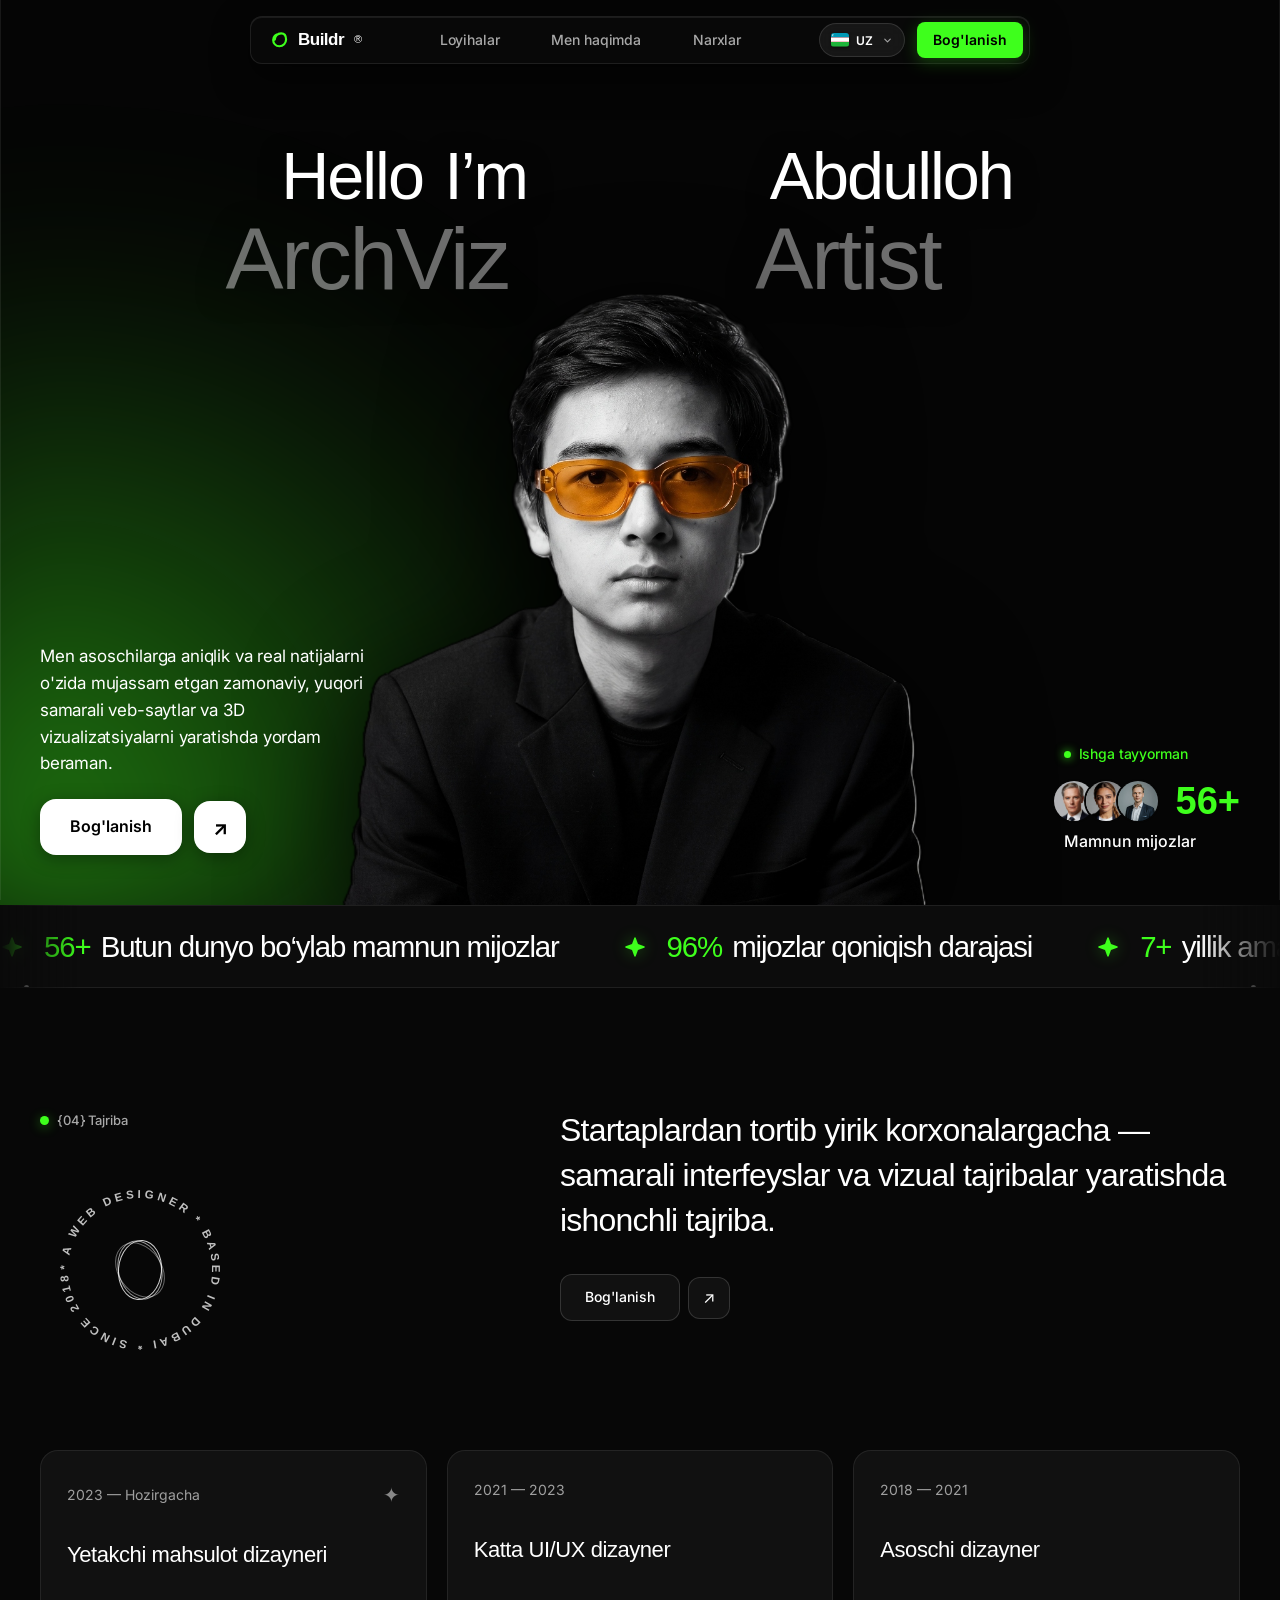
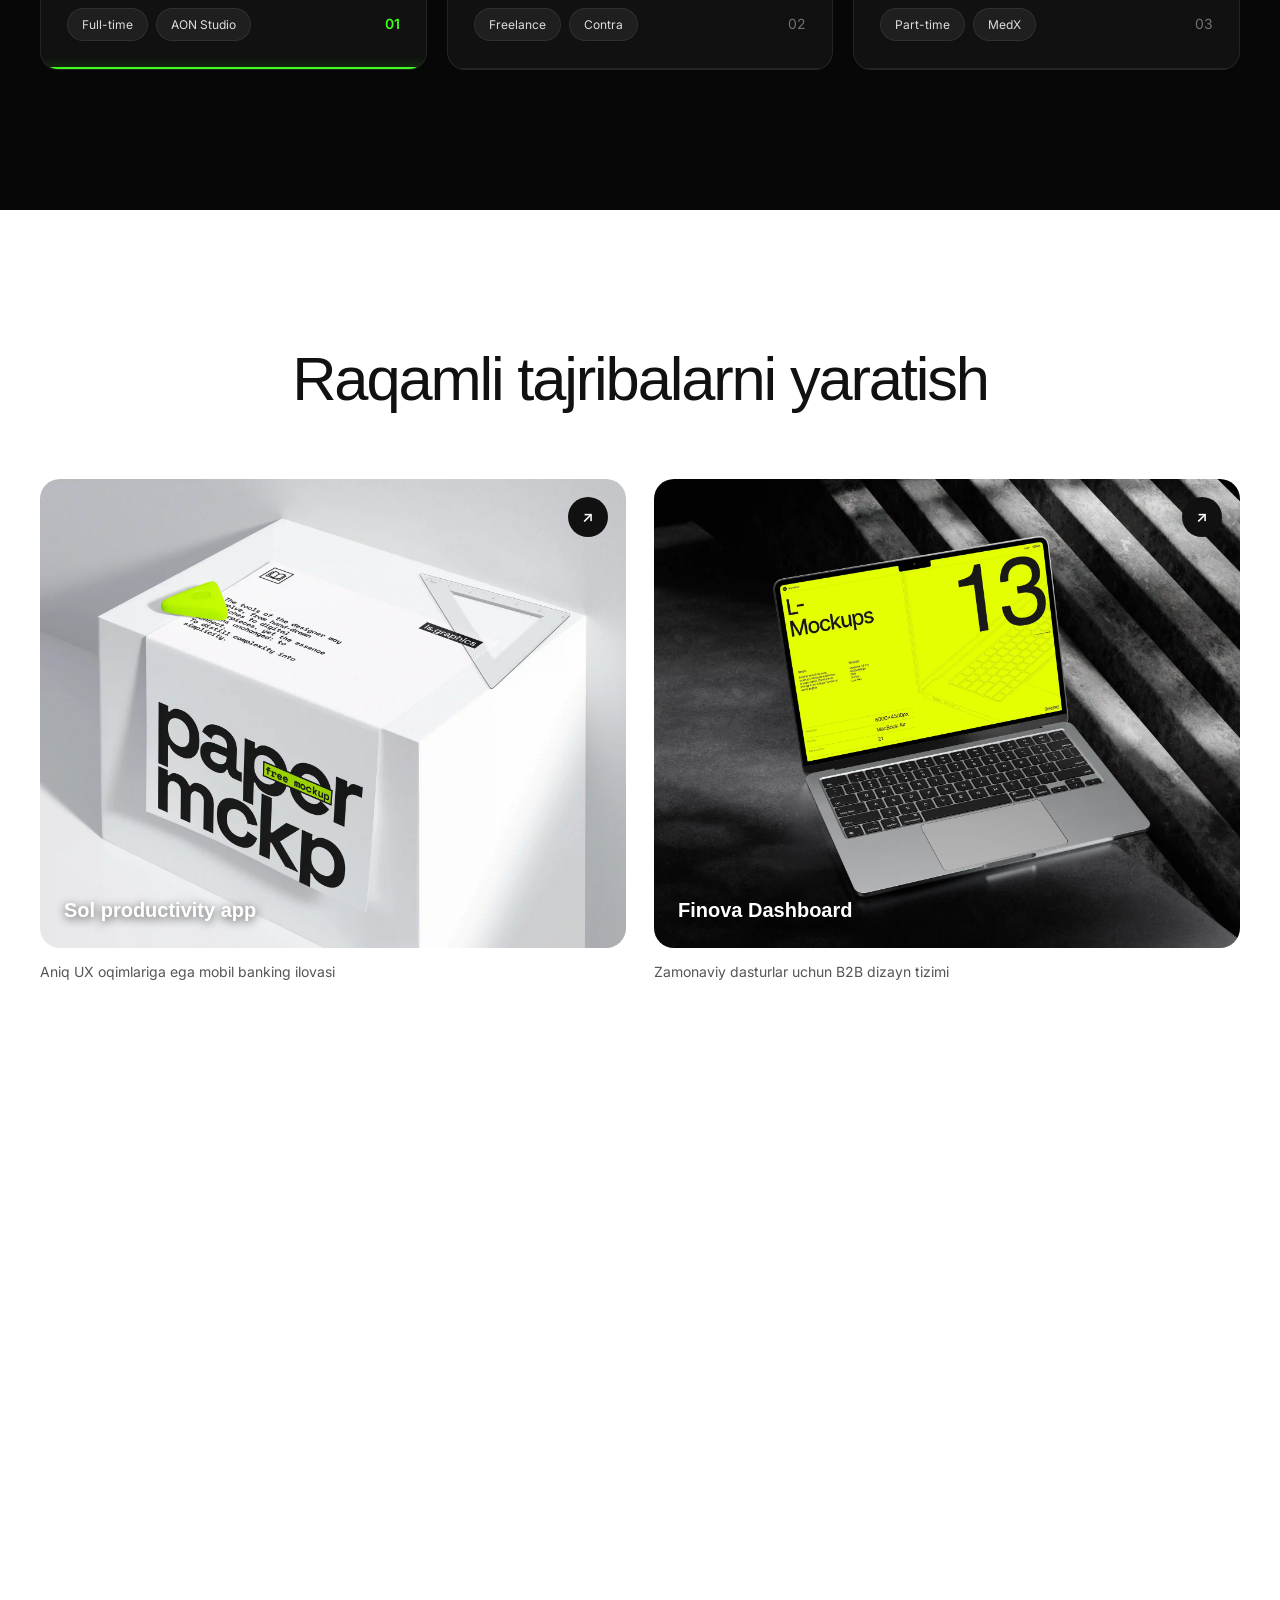
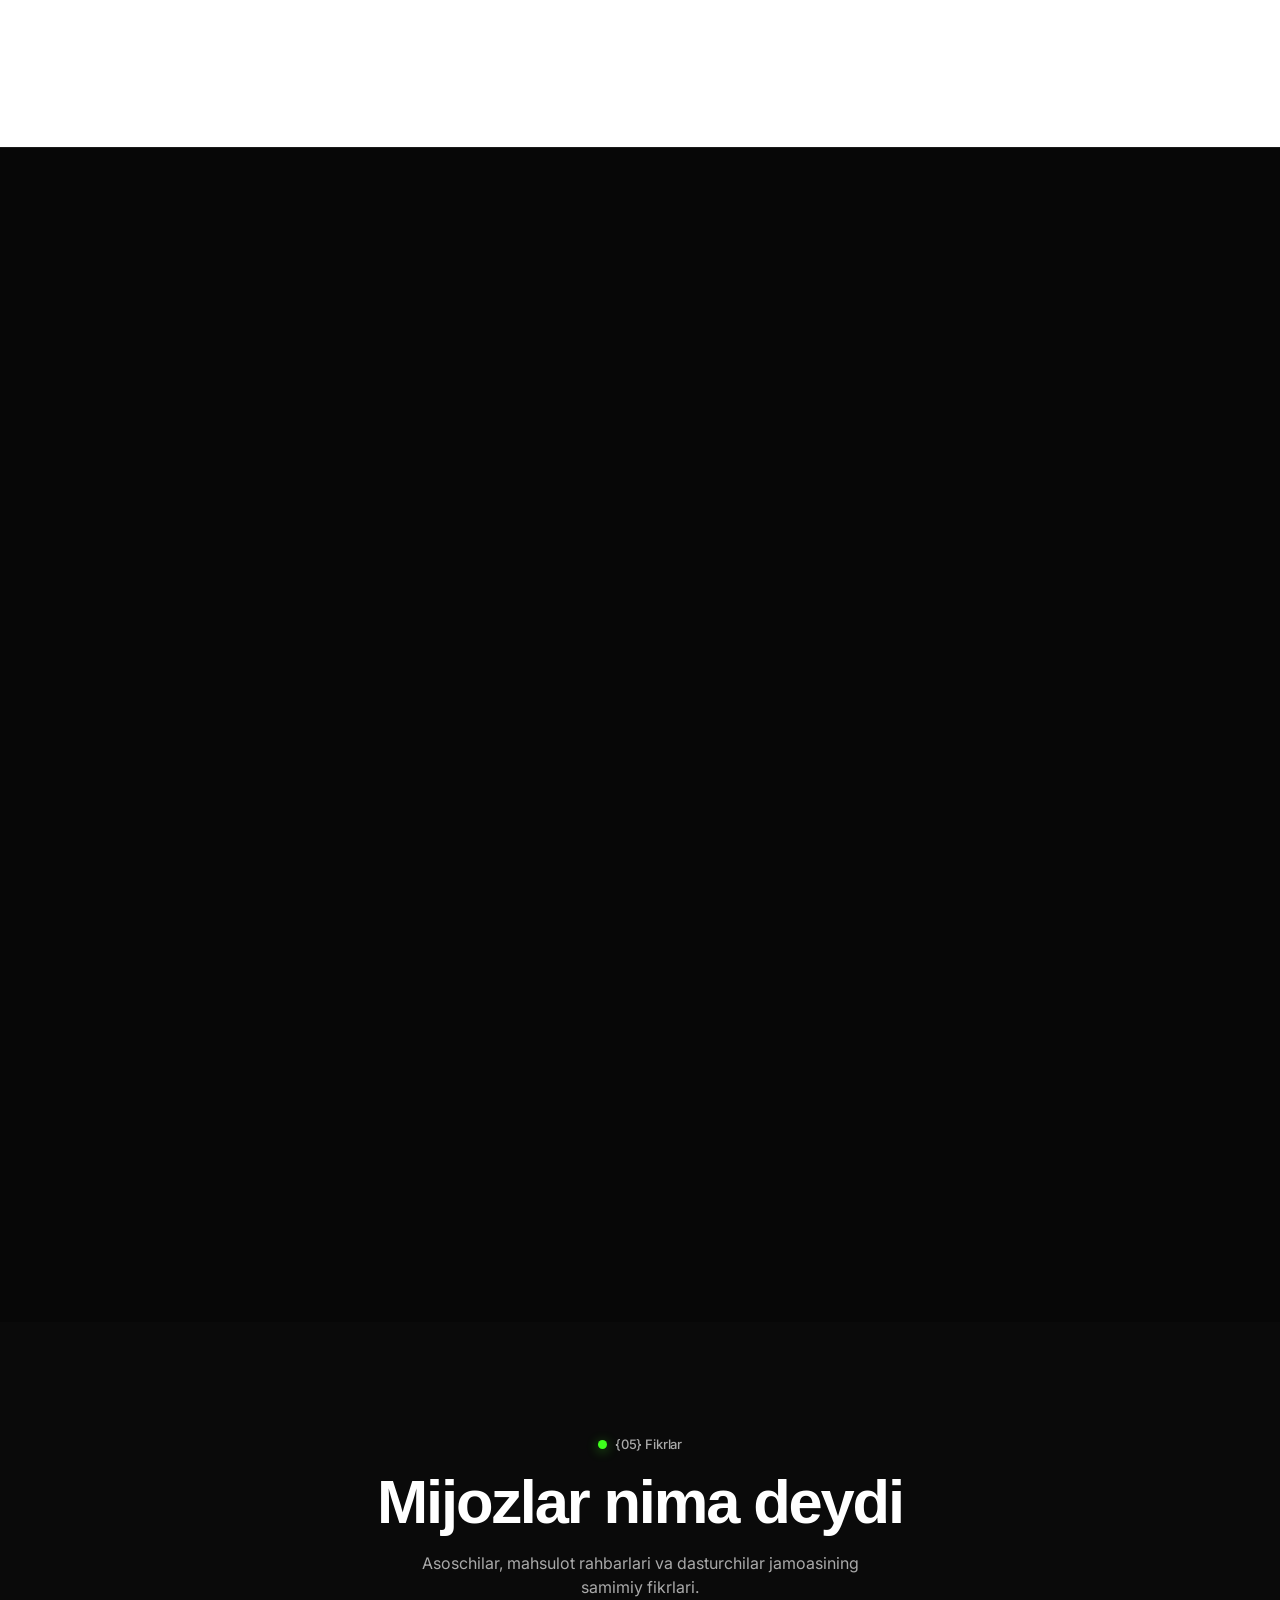
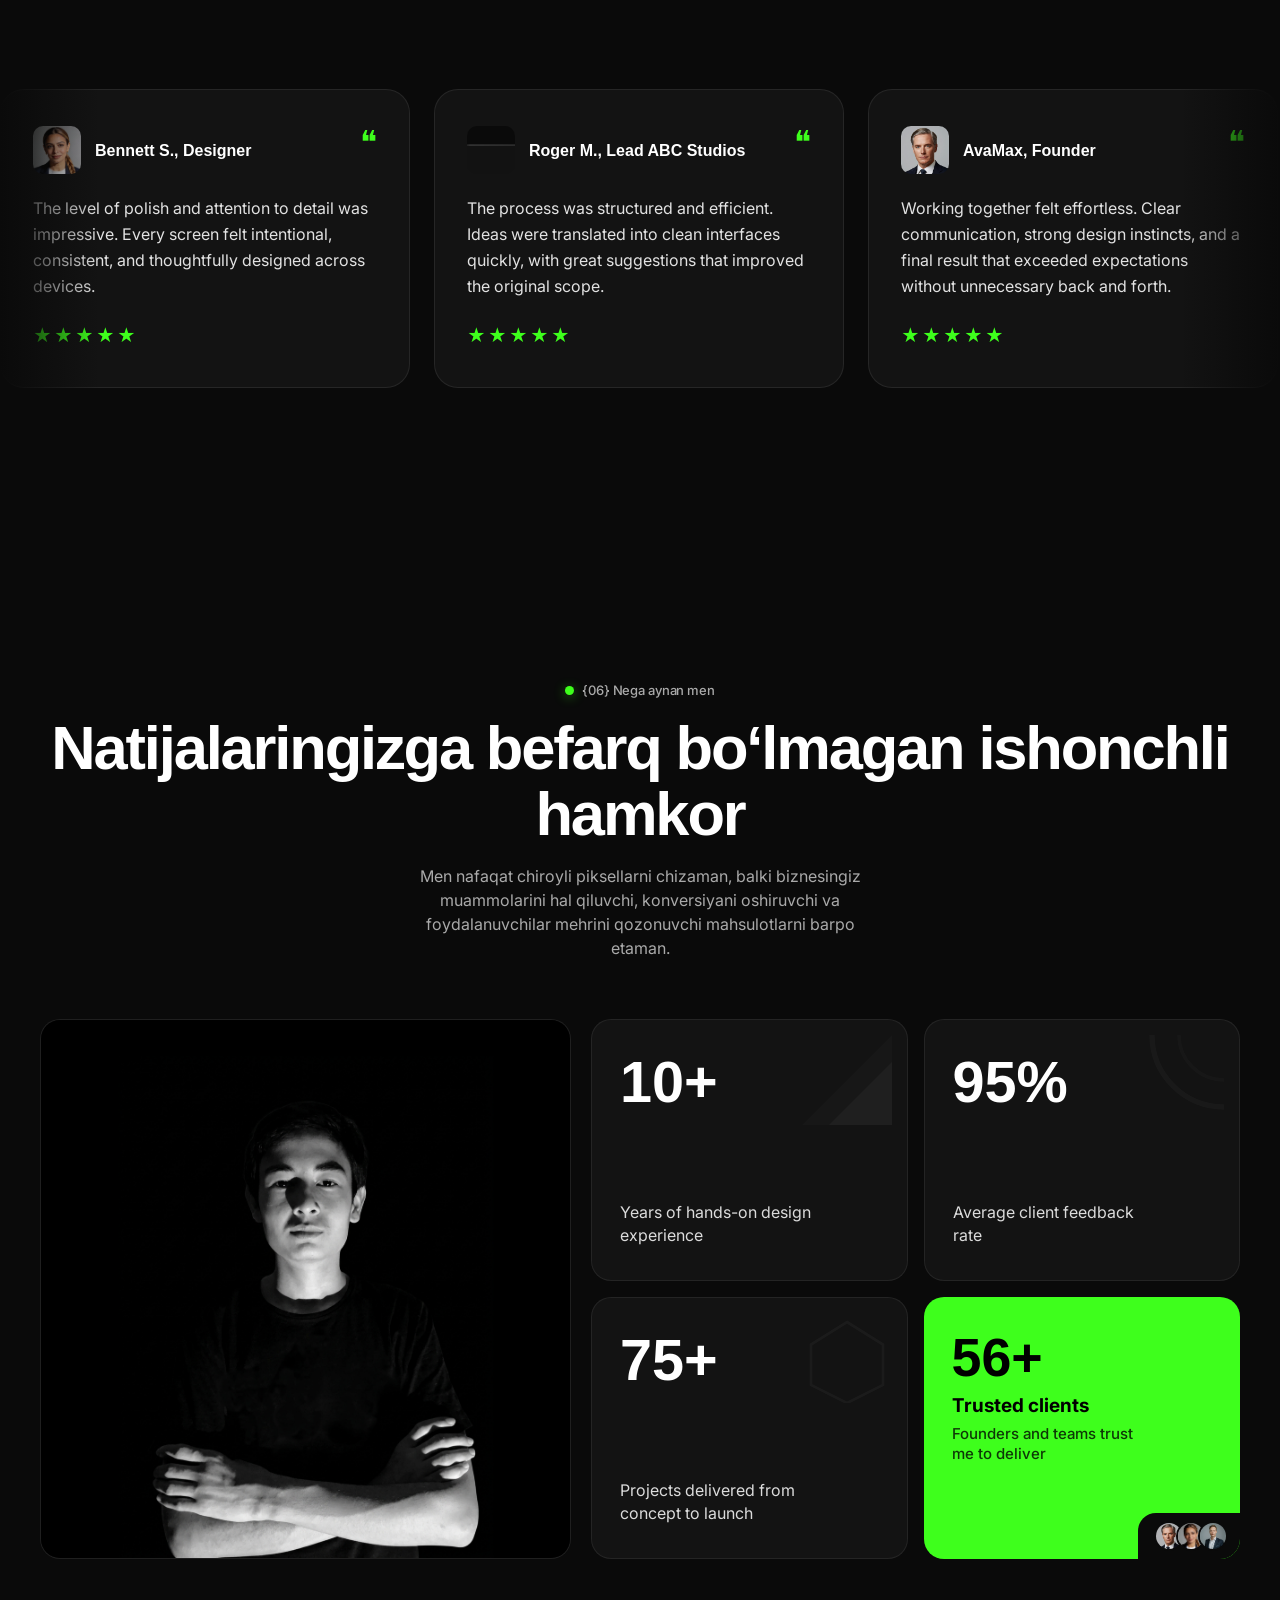
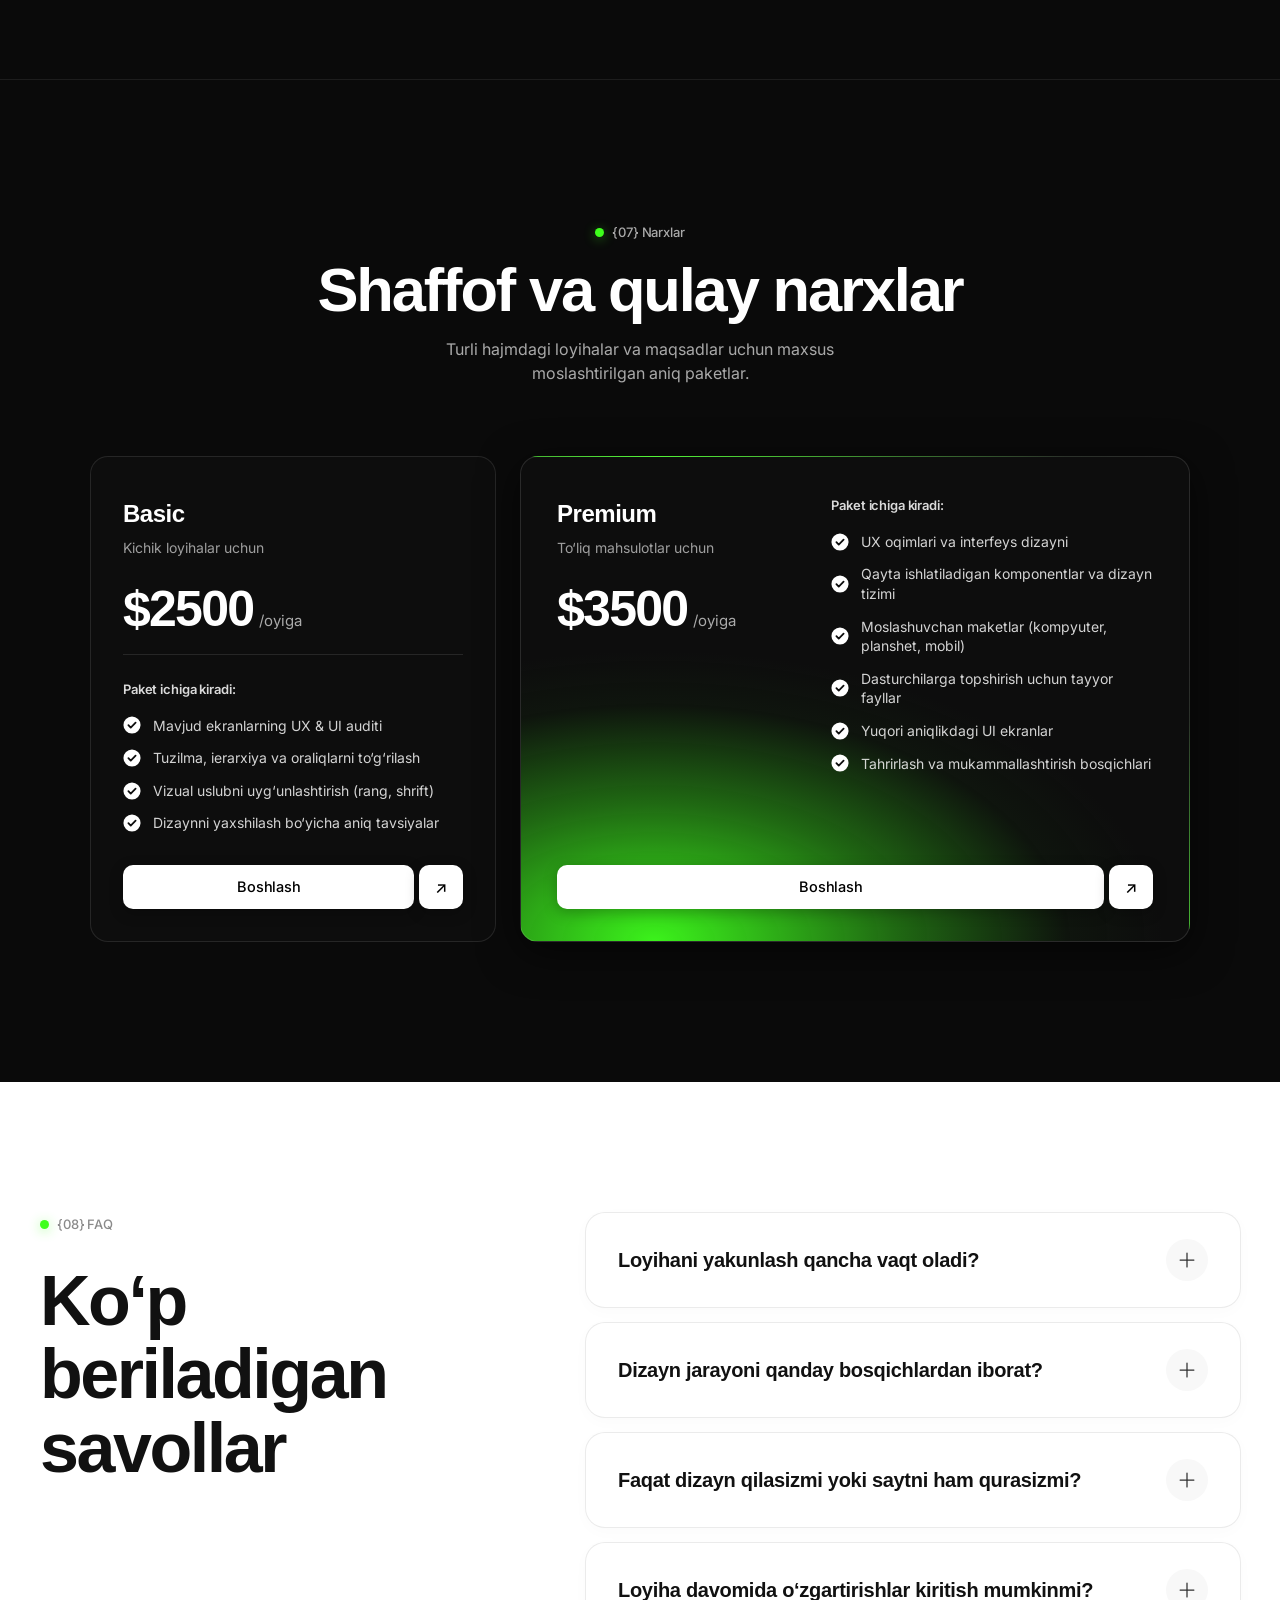
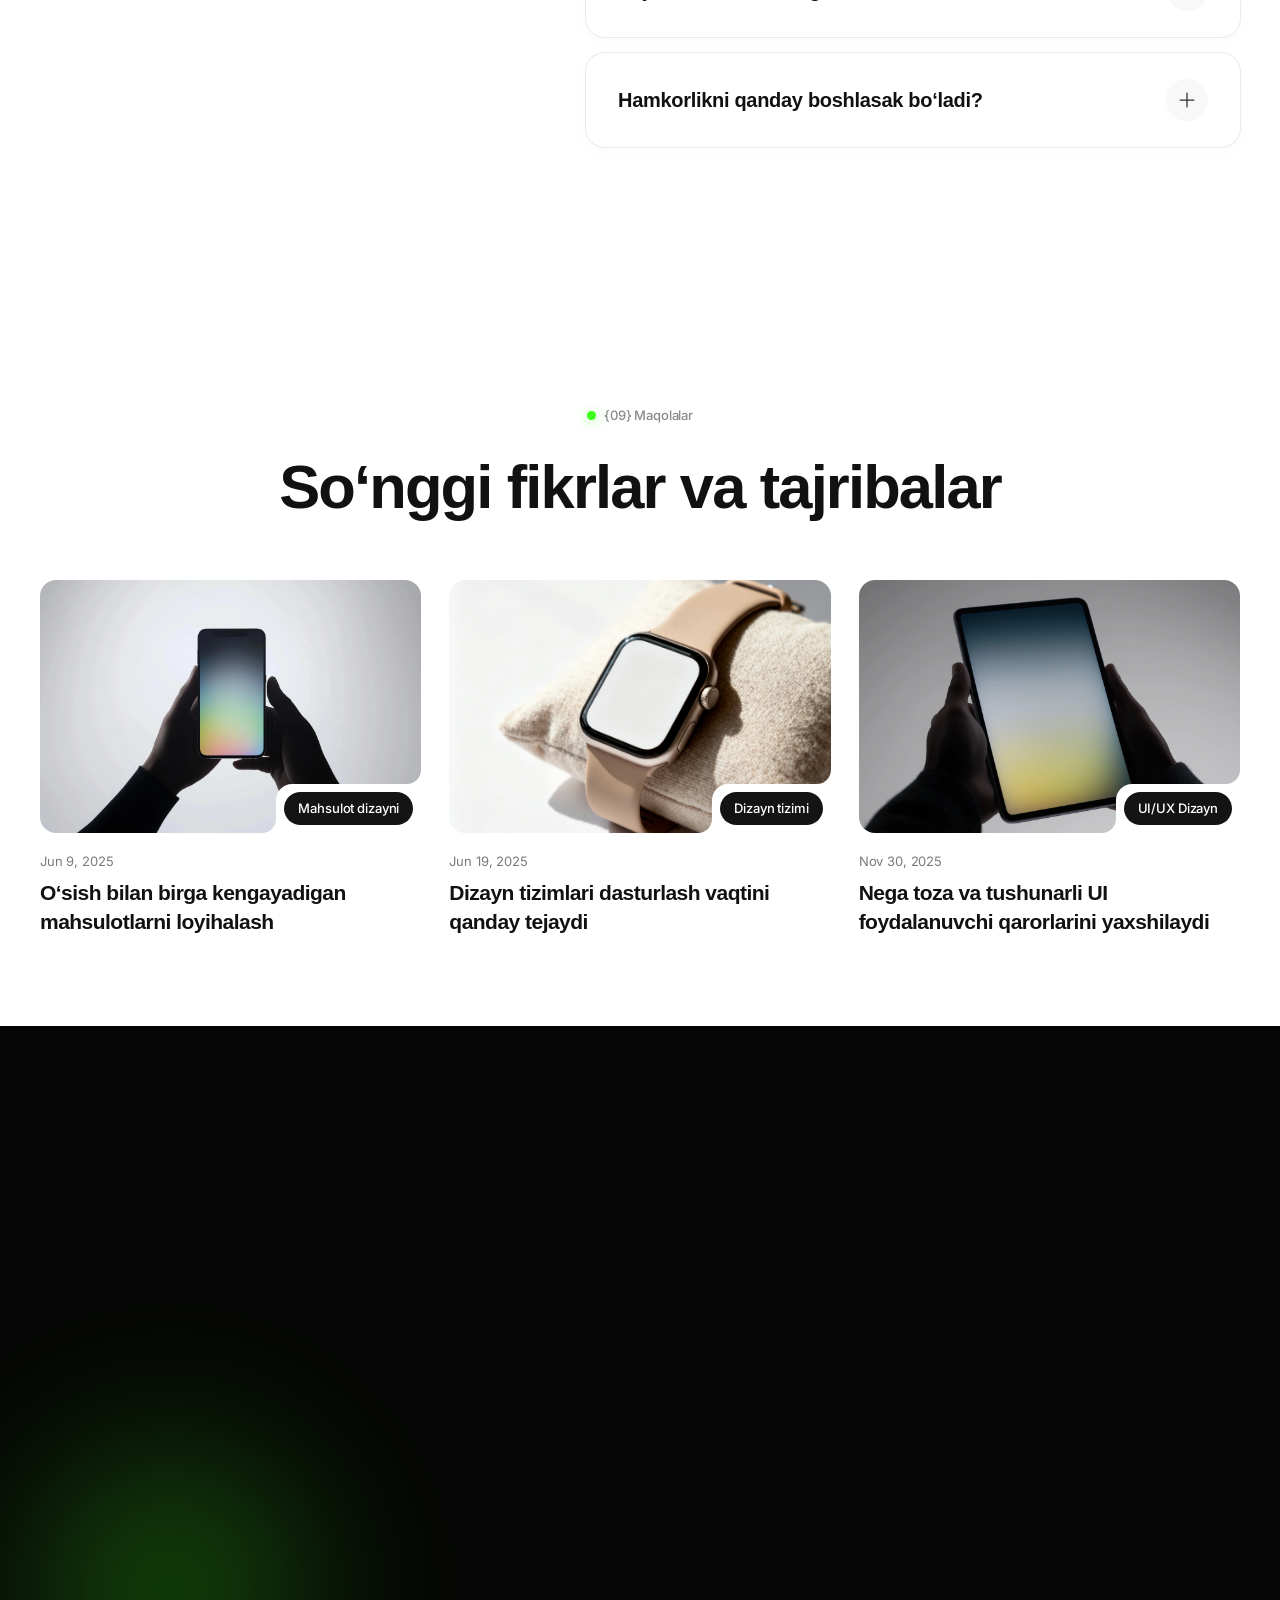
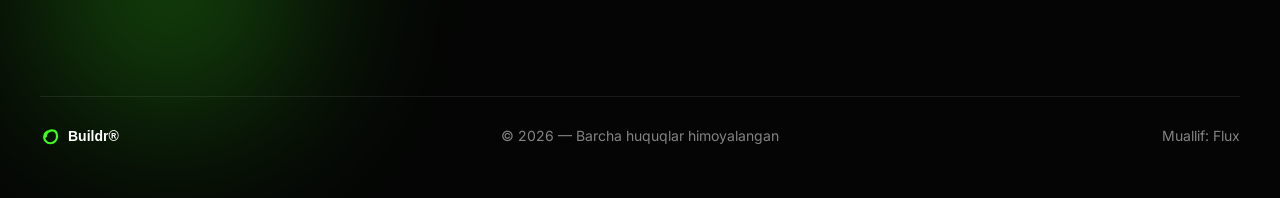
<file: index.html>
<!DOCTYPE html>
<html lang="en">
<head>
  <meta charset="UTF-8">
  <meta name="viewport" content="width=device-width, initial-scale=1.0">
  <title>Buildr® — Product Designer & Vibe Coder</title>
  <meta name="description" content="I help founders design modern, high-performing websites that balance clarity & real outcomes.">
  <link rel="icon" href="assets/images/favicon-light.png" media="(prefers-color-scheme: light)">
  <link rel="icon" href="assets/images/favicon-dark.png" media="(prefers-color-scheme: dark)">

  <!-- Google Fonts: Inter -->
  <link rel="preconnect" href="https://fonts.googleapis.com">
  <link rel="preconnect" href="https://fonts.gstatic.com" crossorigin>
  <link href="https://fonts.googleapis.com/css2?family=Inter:wght@300;400;500;600;700;800&display=swap" rel="stylesheet">
  
  <!-- Fontshare: Satoshi -->
  <link href="https://api.fontshare.com/v2/css?f[]=satoshi@400,500,600,700,800,900&display=swap" rel="stylesheet">

  <!-- Stylesheets -->
  <link rel="stylesheet" href="css/tokens.css">
  <link rel="stylesheet" href="css/base.css">
  <link rel="stylesheet" href="css/components.css">
  <link rel="stylesheet" href="css/animations.css">
  <link rel="stylesheet" href="css/responsive.css">
</head>
<body>
  <!-- Desktop Decorative Side Borders -->
  <div class="v-borders"></div>

    <!-- Navbar (Buildr®) -->
  <header class="navbar">
    <div class="navbar-inner">
      <a href="index.html" class="nav-brand">
        <svg width="22" height="22" viewBox="0 0 24 24" fill="none" xmlns="http://www.w3.org/2000/svg">
          <path d="M7 11.5C7 7.5 10 4 14.5 4C19 4 20.5 7.5 20.5 11.5C20.5 15.5 17 19.5 12.5 19.5C8 19.5 5 16 5 12C5 8 8 5 12 4.5" stroke="#3EFF1C" stroke-width="2.6" stroke-linecap="round" stroke-linejoin="round"/>
        </svg>
        Buildr<span class="brand-reg">®</span>
      </a>
      <nav class="nav-menu">
        <a href="#projects" class="nav-link" data-i18n="nav_projects">Projects</a>
        <a href="#about" class="nav-link" data-i18n="nav_about">About me</a>
        <a href="#pricing" class="nav-link" data-i18n="nav_pricing">Pricing</a>
      </nav>
      <div class="nav-right-group">
        <div class="lang-dropdown">
          <button class="lang-dropdown-trigger" type="button" aria-expanded="false" aria-haspopup="true" aria-label="Tilni tanlash / Select language">
            <span class="lang-trigger-flag">
              <svg class="flag-icon" viewBox="0 0 640 480"><g fill-rule="evenodd" stroke-width="1pt"><path fill="#0099b5" d="M0 0h640v160H0z"/><path fill="#ce1126" d="M0 155h640v10H0z"/><path fill="#ffffff" d="M0 160h640v160H0z"/><path fill="#ce1126" d="M0 315h640v10H0z"/><path fill="#1eb53a" d="M0 320h640v160H0z"/><circle cx="70" cy="80" r="32" fill="#ffffff"/><circle cx="82" cy="80" r="26" fill="#0099b5"/></g></svg>
            </span>
            <span class="lang-trigger-code">UZ</span>
            <svg class="lang-trigger-chevron" width="11" height="11" viewBox="0 0 24 24" fill="none" stroke="currentColor" stroke-width="2.5" stroke-linecap="round" stroke-linejoin="round"><polyline points="6 9 12 15 18 9"></polyline></svg>
          </button>
          <div class="lang-dropdown-menu" role="menu">
            <button class="lang-dropdown-item active" type="button" data-lang="uz" role="menuitem">
              <span class="lang-item-flag">
                <svg class="flag-icon" viewBox="0 0 640 480"><g fill-rule="evenodd" stroke-width="1pt"><path fill="#0099b5" d="M0 0h640v160H0z"/><path fill="#ce1126" d="M0 155h640v10H0z"/><path fill="#ffffff" d="M0 160h640v160H0z"/><path fill="#ce1126" d="M0 315h640v10H0z"/><path fill="#1eb53a" d="M0 320h640v160H0z"/><circle cx="70" cy="80" r="32" fill="#ffffff"/><circle cx="82" cy="80" r="26" fill="#0099b5"/></g></svg>
              </span>
              <span class="lang-item-name">O‘zbekcha</span>
              <span class="lang-item-code">UZ</span>
              <span class="lang-item-check">✓</span>
            </button>
            <button class="lang-dropdown-item" type="button" data-lang="ru" role="menuitem">
              <span class="lang-item-flag">
                <svg class="flag-icon" viewBox="0 0 640 480"><g fill-rule="evenodd" stroke-width="1pt"><path fill="#ffffff" d="M0 0h640v160H0z"/><path fill="#0039a6" d="M0 160h640v160H0z"/><path fill="#d52b1e" d="M0 320h640v160H0z"/></g></svg>
              </span>
              <span class="lang-item-name">Русский</span>
              <span class="lang-item-code">RU</span>
              <span class="lang-item-check">✓</span>
            </button>
            <button class="lang-dropdown-item" type="button" data-lang="en" role="menuitem">
              <span class="lang-item-flag">
                <svg class="flag-icon" viewBox="0 0 640 480"><path fill="#012169" d="M0 0h640v480H0z"/><path fill="#FFF" d="m75 0 244 181L562 0h78v62L400 241l240 178v61h-80L320 301 81 480H0v-60l239-179L0 64V0h75z"/><path fill="#C8102E" d="m424 288 216 159v33h-25L383 314l41-26zm-208-96L0 33V0h25l232 165-41 27zm-41 27L0 345v35l175-131zm249-54 216-160V0l-216 165z"/><path fill="#FFF" d="M250 0h140v480H250zM0 170h640v140H0z"/><path fill="#C8102E" d="M276 0h88v480h-88zM0 196h640v88H0z"/></svg>
              </span>
              <span class="lang-item-name">English</span>
              <span class="lang-item-code">EN</span>
              <span class="lang-item-check">✓</span>
            </button>
          </div>
        </div>
        <div class="nav-cta">
          <a href="contact.html" class="btn-green" data-i18n="nav_contact">Get in touch</a>
        </div>
      </div>
      <button class="nav-toggle-circle" id="nav-toggle" aria-label="Toggle Navigation">
        <span class="toggle-bar"></span>
        <span class="toggle-bar"></span>
      </button>
    </div>
  </header>

  <!-- Mobile Navigation Modal (Authentic Framer Card) -->
  <div class="mobile-menu-backdrop" id="mobile-menu-backdrop"></div>
  <div class="mobile-menu-modal" id="mobile-menu-modal">
    <div class="mobile-menu-header">
      <a href="index.html" class="nav-brand">
        <svg width="22" height="22" viewBox="0 0 24 24" fill="none" xmlns="http://www.w3.org/2000/svg">
          <path d="M7 11.5C7 7.5 10 4 14.5 4C19 4 20.5 7.5 20.5 11.5C20.5 15.5 17 19.5 12.5 19.5C8 19.5 5 16 5 12C5 8 8 5 12 4.5" stroke="#3EFF1C" stroke-width="2.6" stroke-linecap="round" stroke-linejoin="round"/>
        </svg>
        Buildr<span class="brand-reg">®</span>
      </a>
      <button class="mobile-menu-close" id="mobile-menu-close" aria-label="Close navigation">
        <svg width="18" height="18" viewBox="0 0 24 24" fill="none" stroke="currentColor" stroke-width="2.2" stroke-linecap="round" stroke-linejoin="round">
          <line x1="18" y1="6" x2="6" y2="18"></line>
          <line x1="6" y1="6" x2="18" y2="18"></line>
        </svg>
      </button>
    </div>
    <nav class="mobile-menu-links">
      <a href="#projects" class="mob-link" data-i18n="nav_projects">Projects</a>
      <a href="#about" class="mob-link" data-i18n="nav_about">About me</a>
      <a href="#pricing" class="mob-link" data-i18n="nav_pricing">Pricing</a>
    </nav>
    <div class="mobile-lang-wrap">
      <div class="lang-dropdown">
        <button class="lang-dropdown-trigger" type="button" aria-expanded="false" aria-haspopup="true" aria-label="Tilni tanlash / Select language">
          <span class="lang-trigger-flag">
            <svg class="flag-icon" viewBox="0 0 640 480"><g fill-rule="evenodd" stroke-width="1pt"><path fill="#0099b5" d="M0 0h640v160H0z"/><path fill="#ce1126" d="M0 155h640v10H0z"/><path fill="#ffffff" d="M0 160h640v160H0z"/><path fill="#ce1126" d="M0 315h640v10H0z"/><path fill="#1eb53a" d="M0 320h640v160H0z"/><circle cx="70" cy="80" r="32" fill="#ffffff"/><circle cx="82" cy="80" r="26" fill="#0099b5"/></g></svg>
          </span>
          <span class="lang-trigger-code">UZ</span>
          <svg class="lang-trigger-chevron" width="11" height="11" viewBox="0 0 24 24" fill="none" stroke="currentColor" stroke-width="2.5" stroke-linecap="round" stroke-linejoin="round"><polyline points="6 9 12 15 18 9"></polyline></svg>
        </button>
        <div class="lang-dropdown-menu" role="menu">
          <button class="lang-dropdown-item active" type="button" data-lang="uz" role="menuitem">
            <span class="lang-item-flag">
              <svg class="flag-icon" viewBox="0 0 640 480"><g fill-rule="evenodd" stroke-width="1pt"><path fill="#0099b5" d="M0 0h640v160H0z"/><path fill="#ce1126" d="M0 155h640v10H0z"/><path fill="#ffffff" d="M0 160h640v160H0z"/><path fill="#ce1126" d="M0 315h640v10H0z"/><path fill="#1eb53a" d="M0 320h640v160H0z"/><circle cx="70" cy="80" r="32" fill="#ffffff"/><circle cx="82" cy="80" r="26" fill="#0099b5"/></g></svg>
            </span>
            <span class="lang-item-name">O‘zbekcha</span>
            <span class="lang-item-code">UZ</span>
            <span class="lang-item-check">✓</span>
          </button>
          <button class="lang-dropdown-item" type="button" data-lang="ru" role="menuitem">
            <span class="lang-item-flag">
              <svg class="flag-icon" viewBox="0 0 640 480"><g fill-rule="evenodd" stroke-width="1pt"><path fill="#ffffff" d="M0 0h640v160H0z"/><path fill="#0039a6" d="M0 160h640v160H0z"/><path fill="#d52b1e" d="M0 320h640v160H0z"/></g></svg>
            </span>
            <span class="lang-item-name">Русский</span>
            <span class="lang-item-code">RU</span>
            <span class="lang-item-check">✓</span>
          </button>
          <button class="lang-dropdown-item" type="button" data-lang="en" role="menuitem">
            <span class="lang-item-flag">
              <svg class="flag-icon" viewBox="0 0 640 480"><path fill="#012169" d="M0 0h640v480H0z"/><path fill="#FFF" d="m75 0 244 181L562 0h78v62L400 241l240 178v61h-80L320 301 81 480H0v-60l239-179L0 64V0h75z"/><path fill="#C8102E" d="m424 288 216 159v33h-25L383 314l41-26zm-208-96L0 33V0h25l232 165-41 27zm-41 27L0 345v35l175-131zm249-54 216-160V0l-216 165z"/><path fill="#FFF" d="M250 0h140v480H250zM0 170h640v140H0z"/><path fill="#C8102E" d="M276 0h88v480h-88zM0 196h640v88H0z"/></svg>
            </span>
            <span class="lang-item-name">English</span>
            <span class="lang-item-code">EN</span>
            <span class="lang-item-check">✓</span>
          </button>
        </div>
      </div>
    </div>
    <div class="mobile-menu-footer">
      <a href="contact.html" class="btn-green-mob" data-i18n="nav_contact">Get in touch</a>
    </div>
  </div>

  <!-- HERO SECTION (Image 5 Reference) -->
  <section class="hero-section-refined" id="top">
    <!-- Neon green background aura (Bottom Left) -->
    <div class="hero-glow-field"></div>

    <div class="container hero-inner-container">
      
      <!-- Top Title Stack -->
      <div class="hero-header-stack reveal">
        <!-- Top badge (Mobile only) -->
        <div class="hero-badge-available hero-badge-top">
          <span class="pulse-dot"></span>
          <span data-i18n="hero_badge">Available for work</span>
        </div>

        <!-- H1 layered BEHIND the cutout portrait -->
        <h1 class="hero-h1">
          <span class="hero-h1-top">
            <span class="h1-hello-im">
              <span class="h1-hello-text" data-i18n="hero_hello">Hello</span>
              <span class="h1-im-text" data-i18n="hero_im">I’m</span>
            </span>
            <span class="h1-top-gap"></span>
            <span class="h1-abdulloh" data-i18n="hero_abdulloh">Abdulloh</span>
          </span>
          <span class="hero-h1-bot">
            <span class="h1-cg h1-archviz" data-i18n="hero_archviz">ArchViz</span>
            <span class="h1-space"></span>
            <span class="h1-artist" data-i18n="hero_artist">Artist</span>
          </span>
        </h1>
      </div>

      <!-- Mobile Intro & CTAs (Placed sequentially below headline and above portrait on mobile) -->
      <div class="hero-mobile-intro">
        <p data-i18n="hero_intro">
          I help founders design modern, high-performing websites that balance clarity &amp; real outcomes.
        </p>
        <div class="hero-btn-group">
          <a href="contact.html" class="btn-talk-pill" data-i18n="hero_talk">Let's talk</a>
          <a href="contact.html" class="btn-arrow-pill" aria-label="Contact"><span class="arrow-glyph">↗</span></a>
        </div>
      </div>

      <!-- Cutout Portrait Layered ON TOP of "Vibe Coder" with Slide-Up Animation -->
      <div class="hero-portrait-stage">
        <img src="assets/images/hero-portrait-cutout.png" alt="Buildr Designer">
      </div>

      <!-- Bottom Content Row (Left text/CTA & Right 56+ clients) -->
      <div class="hero-bottom-grid reveal">
        <!-- Left Column (Desktop) -->
        <div class="hero-bottom-left">
          <p data-i18n="hero_intro">
            I help founders design modern, high-performing websites that balance clarity &amp; real outcomes.
          </p>
          <div class="hero-btn-group">
            <a href="contact.html" class="btn-talk-pill" data-i18n="hero_talk">Let's talk</a>
            <a href="contact.html" class="btn-arrow-pill" aria-label="Contact"><span class="arrow-glyph">↗</span></a>
          </div>
        </div>

        <!-- Right Column -->
        <div class="hero-bottom-right">
          <!-- Availability badge (Desktop) -->
          <div class="hero-badge-available hero-badge-desktop">
            <span class="pulse-dot"></span>
            <span data-i18n="hero_badge">Available for work</span>
          </div>
          <div class="hero-clients-stack">
            <div class="avatar-group">
              <img src="assets/images/9eNcsEcaFtnFFtJC1VTU04O4Fk.webp" alt="Client 1">
              <img src="assets/images/pQhXoPvWjO1vcI5cQi0dKhPCytE.webp" alt="Client 2">
              <img src="assets/images/QtM9qFpLpWySlqZcK1AR42arfs.webp" alt="Client 3">
            </div>
            <span class="stat-count">56+</span>
          </div>
          <span class="hero-clients-label" data-i18n="hero_clients_label">Happy clients</span>
        </div>
      </div>

    </div>
  </section>

  <!-- STATS TICKER BAR (AUTHENTIC FRAMER LARGE STYLE) -->
  <section class="stats-ticker-bar" aria-label="Key metrics">
    <div class="ticker-corner-dot ticker-corner-dot-left"></div>
    <div class="ticker-corner-dot ticker-corner-dot-right"></div>
    <div class="stats-ticker-track">
      <!-- Set 1 -->
      <div class="stats-ticker-group">
        <div class="stats-ticker-item">
          <svg class="ticker-star-icon" viewBox="0 0 24 24" aria-hidden="true">
            <path d="M 12.731 12.731 L 10.449 19.007 C 10.34 19.3 10.059 19.496 9.746 19.496 C 9.432 19.496 9.152 19.3 9.043 19.007 L 6.765 12.731 L 0.489 10.449 C 0.195 10.34 0 10.059 0 9.746 C 0 9.432 0.195 9.152 0.489 9.043 L 6.765 6.765 L 9.047 0.489 C 9.156 0.195 9.436 0 9.75 0 C 10.063 0 10.344 0.195 10.453 0.489 L 12.735 6.765 L 19.01 9.047 C 19.304 9.156 19.499 9.436 19.499 9.75 C 19.499 10.063 19.304 10.344 19.01 10.453 Z" transform="translate(2.252 2.252)" />
          </svg>
          <span class="ticker-text-wrap">
            <span class="ticker-stat-val">56+</span>
            <span class="ticker-stat-text" data-i18n="ticker_clients">Happy clients worldwide</span>
          </span>
        </div>
        <div class="stats-ticker-item">
          <svg class="ticker-star-icon" viewBox="0 0 24 24" aria-hidden="true">
            <path d="M 12.731 12.731 L 10.449 19.007 C 10.34 19.3 10.059 19.496 9.746 19.496 C 9.432 19.496 9.152 19.3 9.043 19.007 L 6.765 12.731 L 0.489 10.449 C 0.195 10.34 0 10.059 0 9.746 C 0 9.432 0.195 9.152 0.489 9.043 L 6.765 6.765 L 9.047 0.489 C 9.156 0.195 9.436 0 9.75 0 C 10.063 0 10.344 0.195 10.453 0.489 L 12.735 6.765 L 19.01 9.047 C 19.304 9.156 19.499 9.436 19.499 9.75 C 19.499 10.063 19.304 10.344 19.01 10.453 Z" transform="translate(2.252 2.252)" />
          </svg>
          <span class="ticker-text-wrap">
            <span class="ticker-stat-val">96%</span>
            <span class="ticker-stat-text" data-i18n="ticker_satisfaction">client satisfaction rate</span>
          </span>
        </div>
        <div class="stats-ticker-item">
          <svg class="ticker-star-icon" viewBox="0 0 24 24" aria-hidden="true">
            <path d="M 12.731 12.731 L 10.449 19.007 C 10.34 19.3 10.059 19.496 9.746 19.496 C 9.432 19.496 9.152 19.3 9.043 19.007 L 6.765 12.731 L 0.489 10.449 C 0.195 10.34 0 10.059 0 9.746 C 0 9.432 0.195 9.152 0.489 9.043 L 6.765 6.765 L 9.047 0.489 C 9.156 0.195 9.436 0 9.75 0 C 10.063 0 10.344 0.195 10.453 0.489 L 12.735 6.765 L 19.01 9.047 C 19.304 9.156 19.499 9.436 19.499 9.75 C 19.499 10.063 19.304 10.344 19.01 10.453 Z" transform="translate(2.252 2.252)" />
          </svg>
          <span class="ticker-text-wrap">
            <span class="ticker-stat-val">7+</span>
            <span class="ticker-stat-text" data-i18n="ticker_years">years shipping products</span>
          </span>
        </div>
        <div class="stats-ticker-item">
          <svg class="ticker-star-icon" viewBox="0 0 24 24" aria-hidden="true">
            <path d="M 12.731 12.731 L 10.449 19.007 C 10.34 19.3 10.059 19.496 9.746 19.496 C 9.432 19.496 9.152 19.3 9.043 19.007 L 6.765 12.731 L 0.489 10.449 C 0.195 10.34 0 10.059 0 9.746 C 0 9.432 0.195 9.152 0.489 9.043 L 6.765 6.765 L 9.047 0.489 C 9.156 0.195 9.436 0 9.75 0 C 10.063 0 10.344 0.195 10.453 0.489 L 12.735 6.765 L 19.01 9.047 C 19.304 9.156 19.499 9.436 19.499 9.75 C 19.499 10.063 19.304 10.344 19.01 10.453 Z" transform="translate(2.252 2.252)" />
          </svg>
          <span class="ticker-text-wrap">
            <span class="ticker-stat-val">120</span>
            <span class="ticker-stat-text" data-i18n="ticker_projects">projects delivered</span>
          </span>
        </div>
        <div class="stats-ticker-item">
          <svg class="ticker-star-icon" viewBox="0 0 24 24" aria-hidden="true">
            <path d="M 12.731 12.731 L 10.449 19.007 C 10.34 19.3 10.059 19.496 9.746 19.496 C 9.432 19.496 9.152 19.3 9.043 19.007 L 6.765 12.731 L 0.489 10.449 C 0.195 10.34 0 10.059 0 9.746 C 0 9.432 0.195 9.152 0.489 9.043 L 6.765 6.765 L 9.047 0.489 C 9.156 0.195 9.436 0 9.75 0 C 10.063 0 10.344 0.195 10.453 0.489 L 12.735 6.765 L 19.01 9.047 C 19.304 9.156 19.499 9.436 19.499 9.75 C 19.499 10.063 19.304 10.344 19.01 10.453 Z" transform="translate(2.252 2.252)" />
          </svg>
          <span class="ticker-text-wrap">
            <span class="ticker-stat-val">62+</span>
            <span class="ticker-stat-text" data-i18n="ticker_brands">brands supported</span>
          </span>
        </div>
      </div>

      <!-- Set 2 (Duplicate for infinite seamless loop) -->
      <div class="stats-ticker-group" aria-hidden="true">
        <div class="stats-ticker-item">
          <svg class="ticker-star-icon" viewBox="0 0 24 24" aria-hidden="true">
            <path d="M 12.731 12.731 L 10.449 19.007 C 10.34 19.3 10.059 19.496 9.746 19.496 C 9.432 19.496 9.152 19.3 9.043 19.007 L 6.765 12.731 L 0.489 10.449 C 0.195 10.34 0 10.059 0 9.746 C 0 9.432 0.195 9.152 0.489 9.043 L 6.765 6.765 L 9.047 0.489 C 9.156 0.195 9.436 0 9.75 0 C 10.063 0 10.344 0.195 10.453 0.489 L 12.735 6.765 L 19.01 9.047 C 19.304 9.156 19.499 9.436 19.499 9.75 C 19.499 10.063 19.304 10.344 19.01 10.453 Z" transform="translate(2.252 2.252)" />
          </svg>
          <span class="ticker-text-wrap">
            <span class="ticker-stat-val">56+</span>
            <span class="ticker-stat-text" data-i18n="ticker_clients">Happy clients worldwide</span>
          </span>
        </div>
        <div class="stats-ticker-item">
          <svg class="ticker-star-icon" viewBox="0 0 24 24" aria-hidden="true">
            <path d="M 12.731 12.731 L 10.449 19.007 C 10.34 19.3 10.059 19.496 9.746 19.496 C 9.432 19.496 9.152 19.3 9.043 19.007 L 6.765 12.731 L 0.489 10.449 C 0.195 10.34 0 10.059 0 9.746 C 0 9.432 0.195 9.152 0.489 9.043 L 6.765 6.765 L 9.047 0.489 C 9.156 0.195 9.436 0 9.75 0 C 10.063 0 10.344 0.195 10.453 0.489 L 12.735 6.765 L 19.01 9.047 C 19.304 9.156 19.499 9.436 19.499 9.75 C 19.499 10.063 19.304 10.344 19.01 10.453 Z" transform="translate(2.252 2.252)" />
          </svg>
          <span class="ticker-text-wrap">
            <span class="ticker-stat-val">96%</span>
            <span class="ticker-stat-text" data-i18n="ticker_satisfaction">client satisfaction rate</span>
          </span>
        </div>
        <div class="stats-ticker-item">
          <svg class="ticker-star-icon" viewBox="0 0 24 24" aria-hidden="true">
            <path d="M 12.731 12.731 L 10.449 19.007 C 10.34 19.3 10.059 19.496 9.746 19.496 C 9.432 19.496 9.152 19.3 9.043 19.007 L 6.765 12.731 L 0.489 10.449 C 0.195 10.34 0 10.059 0 9.746 C 0 9.432 0.195 9.152 0.489 9.043 L 6.765 6.765 L 9.047 0.489 C 9.156 0.195 9.436 0 9.75 0 C 10.063 0 10.344 0.195 10.453 0.489 L 12.735 6.765 L 19.01 9.047 C 19.304 9.156 19.499 9.436 19.499 9.75 C 19.499 10.063 19.304 10.344 19.01 10.453 Z" transform="translate(2.252 2.252)" />
          </svg>
          <span class="ticker-text-wrap">
            <span class="ticker-stat-val">7+</span>
            <span class="ticker-stat-text" data-i18n="ticker_years">years shipping products</span>
          </span>
        </div>
        <div class="stats-ticker-item">
          <svg class="ticker-star-icon" viewBox="0 0 24 24" aria-hidden="true">
            <path d="M 12.731 12.731 L 10.449 19.007 C 10.34 19.3 10.059 19.496 9.746 19.496 C 9.432 19.496 9.152 19.3 9.043 19.007 L 6.765 12.731 L 0.489 10.449 C 0.195 10.34 0 10.059 0 9.746 C 0 9.432 0.195 9.152 0.489 9.043 L 6.765 6.765 L 9.047 0.489 C 9.156 0.195 9.436 0 9.75 0 C 10.063 0 10.344 0.195 10.453 0.489 L 12.735 6.765 L 19.01 9.047 C 19.304 9.156 19.499 9.436 19.499 9.75 C 19.499 10.063 19.304 10.344 19.01 10.453 Z" transform="translate(2.252 2.252)" />
          </svg>
          <span class="ticker-text-wrap">
            <span class="ticker-stat-val">120</span>
            <span class="ticker-stat-text" data-i18n="ticker_projects">projects delivered</span>
          </span>
        </div>
        <div class="stats-ticker-item">
          <svg class="ticker-star-icon" viewBox="0 0 24 24" aria-hidden="true">
            <path d="M 12.731 12.731 L 10.449 19.007 C 10.34 19.3 10.059 19.496 9.746 19.496 C 9.432 19.496 9.152 19.3 9.043 19.007 L 6.765 12.731 L 0.489 10.449 C 0.195 10.34 0 10.059 0 9.746 C 0 9.432 0.195 9.152 0.489 9.043 L 6.765 6.765 L 9.047 0.489 C 9.156 0.195 9.436 0 9.75 0 C 10.063 0 10.344 0.195 10.453 0.489 L 12.735 6.765 L 19.01 9.047 C 19.304 9.156 19.499 9.436 19.499 9.75 C 19.499 10.063 19.304 10.344 19.01 10.453 Z" transform="translate(2.252 2.252)" />
          </svg>
          <span class="ticker-text-wrap">
            <span class="ticker-stat-val">62+</span>
            <span class="ticker-stat-text" data-i18n="ticker_brands">brands supported</span>
          </span>
        </div>
      </div>
    </div>
  </section>

    <!-- EXPERIENCE SECTION (Image 4 Reference) -->
  <section class="experience-section-v4" id="about">
    <div class="container">
      <div class="exp-top-row reveal">
        <!-- Left: Badge & Label -->
        <div class="exp-left-col">
          <div class="pre-heading dark-theme">
            <span class="dot"></span>
            <span data-i18n="exp_badge">{01} My Experience</span>
          </div>
          
          <!-- Circular Rotating Badge (Dubai 2018) -->
          <div class="badge-rotate" style="margin-top: 25px;">
            <svg class="spin-svg" viewBox="0 0 200 200">
              <path id="textCircle" d="M 100, 100 m -72, 0 a 72,72 0 1,1 144,0 a 72,72 0 1,1 -144,0" fill="none"/>
              <text font-size="11.5" font-family="var(--font-display)" font-weight="600" letter-spacing="3.5" fill="rgba(255,255,255,0.75)">
                <textPath href="#textCircle" startOffset="0%">
                  * A WEB DESIGNER * BASED IN DUBAI * SINCE 2018
                </textPath>
              </text>
            </svg>
            <div class="badge-center-rings">
              <div class="ring-ellipse"></div>
              <div class="ring-ellipse"></div>
              <div class="ring-ellipse"></div>
            </div>
          </div>
        </div>

        <!-- Right: Statement & CTAs -->
        <div class="exp-right-col">
          <p class="exp-statement" data-i18n="exp_sub">
            I design digital products that remove friction, clarify complex ideas, and scale with growing businesses. My work blends strategy, interface design, and real-world constraints to deliver results.
          </p>
          <div class="exp-cta-group">
            <a href="contact.html" class="btn-dark-pill" data-i18n="nav_contact">Get in touch</a>
            <a href="contact.html" class="btn-dark-arrow" aria-label="Contact">↗</a>
          </div>
        </div>
      </div>

      <!-- Experience Cards Grid (Image 4 Folder Notch Cards) -->
      <div class="exp-grid-v4 reveal">
        <!-- Card 1 (Active) -->
        <div class="exp-card-v4 active">
          <div class="card-v4-header">
            <span class="v4-period" data-i18n="exp_card_1_date">2023 - Present</span>
            <div class="v4-sunburst">✦</div>
          </div>
          <h3 class="v4-title" data-i18n="exp_card_1_role">Senior UI/UX Designer</h3>
          <div class="card-v4-footer">
            <div class="v4-tags">
              <span class="v4-pill">Full-time</span>
              <span class="v4-pill">AON Studio</span>
            </div>
            <span class="v4-num active">01</span>
          </div>
          <div class="v4-active-border"></div>
        </div>

        <!-- Card 2 -->
        <div class="exp-card-v4">
          <div class="card-v4-header">
            <span class="v4-period">2021 — 2023</span>
          </div>
          <h3 class="v4-title" data-i18n="exp_card_2_role">Product Designer</h3>
          <div class="card-v4-footer">
            <div class="v4-tags">
              <span class="v4-pill">Freelance</span>
              <span class="v4-pill">Contra</span>
            </div>
            <span class="v4-num">02</span>
          </div>
          <div class="v4-subtle-border"></div>
        </div>

        <!-- Card 3 -->
        <div class="exp-card-v4">
          <div class="card-v4-header">
            <span class="v4-period">2018 — 2021</span>
          </div>
          <h3 class="v4-title" data-i18n="exp_card_3_role">Visual Designer</h3>
          <div class="card-v4-footer">
            <div class="v4-tags">
              <span class="v4-pill">Part-time</span>
              <span class="v4-pill">MedX</span>
            </div>
            <span class="v4-num">03</span>
          </div>
          <div class="v4-subtle-border"></div>
        </div>
      </div>
    </div>
  </section>

    <!-- PROJECTS SECTION (Image 3 Reference: Pure White Background) -->
  <section class="projects-section-white" id="projects">
    <div class="container">
      <div style="text-align: center; margin-bottom: 50px;" class="reveal">
        <h2 class="projects-title-white" data-i18n="projects_title">My recent works</h2>
      </div>

      <!-- 2x2 Projects Grid -->
      <div class="projects-grid-white">
        <!-- Project 1 -->
        <a href="projects/sol-productivity-app.html" class="project-card-white reveal">
          <div class="project-img-box">
            <img src="assets/images/SWWGC1c7HYWZyYEpOl31oH45MU8.webp" alt="Sol productivity app">
            <div class="project-card-arrow">↗</div>
            <div class="project-overlay-title">Sol productivity app</div>
          </div>
          <p class="project-sub-desc" data-i18n="proj_card_1_title">
            Designing a focused task management experience for remote teams
          </p>
        </a>

        <!-- Project 2 -->
        <a href="projects/finova-dashboard.html" class="project-card-white reveal">
          <div class="project-img-box">
            <img src="assets/images/Ir1ivZ7SgBGshY8A0pYsaCNl7M.webp" alt="Finova Dashboard">
            <div class="project-card-arrow">↗</div>
            <div class="project-overlay-title">Finova Dashboard</div>
          </div>
          <p class="project-sub-desc" data-i18n="proj_card_2_title">
            Designing a scalable financial platform for real-time decision making
          </p>
        </a>

        <!-- Project 3 -->
        <a href="projects/amin-saas-landing.html" class="project-card-white reveal">
          <div class="project-img-box">
            <img src="assets/images/hZguIxn8ZhsPFL6AqNqvTMoO90.webp" alt="Amin SaaS Landing">
            <div class="project-card-arrow">↗</div>
            <div class="project-overlay-title">Amin SaaS Landing</div>
          </div>
          <p class="project-sub-desc" data-i18n="proj_card_3_title">
            Conversion-focused website for a growing B2B SaaS product
          </p>
        </a>

        <!-- Project 4 -->
        <a href="projects/e-commerce-redesign.html" class="project-card-white reveal">
          <div class="project-img-box">
            <img src="assets/images/LGyqHxH7lFiWrGXLzJvoptSQyw.webp" alt="E-commerce Redesign">
            <div class="project-card-arrow">↗</div>
            <div class="project-overlay-title">E-commerce Redesign</div>
          </div>
          <p class="project-sub-desc" data-i18n="proj_card_4_title">
            Streamlining shopping experience for a modern lifestyle brand
          </p>
        </a>
      </div>

      <div style="text-align: center; margin-top: 50px;" class="reveal">
        <div class="projects-cta-row">
          <a href="projects.html" class="btn-green" data-i18n="proj_view_all">See all work</a>
          <a href="projects.html" class="btn-green-arrow">↗</a>
        </div>
      </div>
    </div>
  </section>

    <!-- SERVICES SECTION (Image 2 Reference) -->
  <section class="services-section-v2" id="services">
    <div class="container">
      <div style="text-align: center; margin-bottom: 60px;" class="reveal">
        <div class="pre-heading dark-theme" style="justify-content: center;">
          <span class="dot"></span>
          <span data-i18n="services_badge">{04} My services</span>
        </div>
        <h2 class="section-title center" style="color: var(--text-white);" data-i18n="services_title">How I can help</h2>
      </div>

      <div class="service-accordion-v2 reveal">
        <!-- Service 1 (Open) -->
        <div class="service-row-v2 open">
          <div class="service-top-v2">
            <div class="service-head-left">
              <span class="service-num-slash"><span class="slash-green">/</span>01</span>
              <h3 class="service-title-v2" data-i18n="srv_1_name">Brand Identity</h3>
            </div>
            <div class="service-toggle-btn">−</div>
          </div>
          <div class="service-body-v2">
            <div class="service-body-left">
              <p class="service-desc-v2" data-i18n="srv_1_desc">
                I design clear, flexible brand systems that define tone, visuals, and structure—helping businesses present themselves consistently across every digital touchpoint.
              </p>
              <div class="service-tags-v2">
                <span class="tag-pill-v2" data-i18n="srv_1_tag1">Strategy</span>
                <span class="tag-pill-v2" data-i18n="srv_1_tag2">Visual Identity</span>
                <span class="tag-pill-v2" data-i18n="srv_1_tag3">Guidelines</span>
              </div>
            </div>
            <div class="service-body-right">
              <img src="assets/images/WPRsvLGxUE3Ocop9FXabgLzN3M.webp" alt="Brand Identity">
            </div>
          </div>
        </div>

        <!-- Service 2 -->
        <div class="service-row-v2">
          <div class="service-top-v2">
            <div class="service-head-left">
              <span class="service-num-slash"><span class="slash-green">/</span>02</span>
              <h3 class="service-title-v2" data-i18n="srv_2_name">Product Design</h3>
            </div>
            <div class="service-toggle-btn">+</div>
          </div>
          <div class="service-body-v2">
            <div class="service-body-left">
              <p class="service-desc-v2" data-i18n="srv_2_desc">
                Human-centered UX research, wireframing, high-fidelity UI systems, and interactive design for web and mobile platforms that prioritize user delight and retention.
              </p>
              <div class="service-tags-v2">
                <span class="tag-pill-v2" data-i18n="srv_2_tag1">Design Systems</span>
                <span class="tag-pill-v2" data-i18n="srv_2_tag2">Prototyping</span>
                <span class="tag-pill-v2" data-i18n="srv_2_tag3">User Research</span>
              </div>
            </div>
            <div class="service-body-right">
              <img src="assets/images/KEMgHybskK1NEy2SvF3jZAxA8U.jpg" alt="Product Design">
            </div>
          </div>
        </div>

        <!-- Service 3 -->
        <div class="service-row-v2">
          <div class="service-top-v2">
            <div class="service-head-left">
              <span class="service-num-slash"><span class="slash-green">/</span>03</span>
              <h3 class="service-title-v2" data-i18n="srv_3_name">Framer Development</h3>
            </div>
            <div class="service-toggle-btn">+</div>
          </div>
          <div class="service-body-v2">
            <div class="service-body-left">
              <p class="service-desc-v2" data-i18n="srv_3_desc">
                Lighting-fast, responsive, and micro-animated websites built in Framer. Easily managed via CMS without requiring complicated engineering pipelines.
              </p>
              <div class="service-tags-v2">
                <span class="tag-pill-v2" data-i18n="srv_3_tag1">CMS Setup</span>
                <span class="tag-pill-v2" data-i18n="srv_3_tag2">Interactive Motion</span>
                <span class="tag-pill-v2" data-i18n="srv_3_tag3">Responsive</span>
              </div>
            </div>
            <div class="service-body-right">
              <img src="assets/images/7kN3cUJHCbzqUbYWyUTOX5W6Kts.webp" alt="Framer Development">
            </div>
          </div>
        </div>

        <!-- Service 4 -->
        <div class="service-row-v2">
          <div class="service-top-v2">
            <div class="service-head-left">
              <span class="service-num-slash"><span class="slash-green">/</span>04</span>
              <h3 class="service-title-v2" data-i18n="srv_4_name">Art Direction</h3>
            </div>
            <div class="service-toggle-btn">+</div>
          </div>
          <div class="service-body-v2">
            <div class="service-body-left">
              <p class="service-desc-v2" data-i18n="srv_4_desc">
                Creative direction, 3D/editorial layouts, motion aesthetics, and holistic visual storytelling that elevates your brand from good to unforgettable.
              </p>
              <div class="service-tags-v2">
                <span class="tag-pill-v2" data-i18n="srv_4_tag1">3D Visualization</span>
                <span class="tag-pill-v2" data-i18n="srv_4_tag2">Creative Concept</span>
                <span class="tag-pill-v2" data-i18n="srv_4_tag3">ArchViz</span>
              </div>
            </div>
            <div class="service-body-right">
              <img src="assets/images/aeabwTdbTfzHpmt7xEFnCIHAb0.webp" alt="Art Direction">
            </div>
          </div>
        </div>
      </div>
    </div>
  </section>

    <!-- REVIEWS / TESTIMONIALS SECTION (Image 3 Reference) -->
  <section class="reviews-section" style="background: var(--black); padding: 110px 0 140px; overflow: hidden;">
    <div class="container" style="text-align: center; margin-bottom: 60px;">
      <div class="pre-heading dark-theme" style="justify-content: center;">
        <span class="dot"></span>
        <span data-i18n="testimonials_badge">{05} Testimonials</span>
      </div>
      <h2 class="section-title center" style="color: var(--text-white);" data-i18n="testimonials_title">Trusted by happy clients</h2>
      <p class="section-subtitle center" style="color: var(--text-muted);" data-i18n="testimonials_sub">
        Real feedback from founders, teams, and collaborators worldwide.
      </p>
    </div>

    <!-- Continuous Infinite Reviews Ticker -->
    <div class="reviews-ticker">
      <div class="ticker-track">
        <!-- Review 1: Bennett S. -->
        <div class="review-card-v2">
          <div class="review-header-v2">
            <div class="review-author-v2">
              <img src="assets/images/pQhXoPvWjO1vcI5cQi0dKhPCytE.webp" alt="Bennett S.">
              <div class="review-author-meta">
                Bennett S., Designer
              </div>
            </div>
            <div class="review-quote-mark">❝</div>
          </div>
          <p class="review-quote-text">
            The level of polish and attention to detail was impressive. Every screen felt intentional, consistent, and thoughtfully designed across devices.
          </p>
          <div class="review-stars-v2">★★★★★</div>
        </div>

        <!-- Review 2: Roger M. -->
        <div class="review-card-v2">
          <div class="review-header-v2">
            <div class="review-author-v2">
              <img src="assets/images/testimonial-roger.png" alt="Roger M.">
              <div class="review-author-meta">
                Roger M., Lead ABC Studios
              </div>
            </div>
            <div class="review-quote-mark">❝</div>
          </div>
          <p class="review-quote-text">
            The process was structured and efficient. Ideas were translated into clean interfaces quickly, with great suggestions that improved the original scope.
          </p>
          <div class="review-stars-v2">★★★★★</div>
        </div>

        <!-- Review 3: AvaMax -->
        <div class="review-card-v2">
          <div class="review-header-v2">
            <div class="review-author-v2">
              <img src="assets/images/9eNcsEcaFtnFFtJC1VTU04O4Fk.webp" alt="AvaMax">
              <div class="review-author-meta">
                AvaMax, Founder
              </div>
            </div>
            <div class="review-quote-mark">❝</div>
          </div>
          <p class="review-quote-text">
            Working together felt effortless. Clear communication, strong design instincts, and a final result that exceeded expectations without unnecessary back and forth.
          </p>
          <div class="review-stars-v2">★★★★★</div>
        </div>

        <!-- Review 4: David Chen -->
        <div class="review-card-v2">
          <div class="review-header-v2">
            <div class="review-author-v2">
              <img src="assets/images/QtM9qFpLpWySlqZcK1AR42arfs.webp" alt="David Chen">
              <div class="review-author-meta">
                David Chen, CTO Finova
              </div>
            </div>
            <div class="review-quote-mark">❝</div>
          </div>
          <p class="review-quote-text">
            Incredible eye for detail, fast turnarounds, and designs that our developers could implement without back-and-forth headaches.
          </p>
          <div class="review-stars-v2">★★★★★</div>
        </div>

        <!-- Review 1 Duplicated for seamless loop -->
        <div class="review-card-v2">
          <div class="review-header-v2">
            <div class="review-author-v2">
              <img src="assets/images/pQhXoPvWjO1vcI5cQi0dKhPCytE.webp" alt="Bennett S.">
              <div class="review-author-meta">
                Bennett S., Designer
              </div>
            </div>
            <div class="review-quote-mark">❝</div>
          </div>
          <p class="review-quote-text">
            The level of polish and attention to detail was impressive. Every screen felt intentional, consistent, and thoughtfully designed across devices.
          </p>
          <div class="review-stars-v2">★★★★★</div>
        </div>

        <!-- Review 2 Duplicated for seamless loop -->
        <div class="review-card-v2">
          <div class="review-header-v2">
            <div class="review-author-v2">
              <img src="assets/images/testimonial-roger.png" alt="Roger M.">
              <div class="review-author-meta">
                Roger M., Lead ABC Studios
              </div>
            </div>
            <div class="review-quote-mark">❝</div>
          </div>
          <p class="review-quote-text">
            The process was structured and efficient. Ideas were translated into clean interfaces quickly, with great suggestions that improved the original scope.
          </p>
          <div class="review-stars-v2">★★★★★</div>
        </div>
      </div>
    </div>
  </section>

    <!-- WHY CHOOSE ME SECTION (Image 2 Reference) -->
  <section class="why-me-section" style="background: var(--black); padding: 120px 0;">
    <div class="container">
      <div style="text-align: center; margin-bottom: 60px;" class="reveal">
        <div class="pre-heading dark-theme" style="justify-content: center;">
          <span class="dot"></span>
          <span data-i18n="why_me_badge">{06} Why I'm the best</span>
        </div>
        <h2 class="section-title center" style="color: var(--text-white);" data-i18n="why_me_title">Why choose me</h2>
        <p class="section-subtitle center" style="color: var(--text-muted);" data-i18n="why_me_desc">
          A practical, reliable approach focused on quality, clarity, and long-term results.
        </p>
      </div>

      <div class="bento-section-v2 reveal">
        <!-- Bento Left: Image Card with Woman Monochrome Portrait -->
        <div class="bento-portrait-card-v2">
          <img src="assets/images/why-me-portrait.png" alt="Why choose me portrait">
        </div>

        <!-- Bento Right: 2x2 Grid -->
        <div class="bento-grid-v2">
          <!-- Card 1: 10+ -->
          <div class="why-card-v2">
            <svg class="why-geom-bg" width="90" height="90" viewBox="0 0 100 100" fill="none">
              <polygon points="100,0 100,100 0,100" fill="white" fill-opacity="0.15"/>
              <polygon points="100,30 100,100 30,100" fill="white" fill-opacity="0.25"/>
            </svg>
            <div class="stat-num">10+</div>
            <div class="stat-txt">Years of hands-on design experience</div>
          </div>

          <!-- Card 2: 95% -->
          <div class="why-card-v2">
            <svg class="why-geom-bg" width="90" height="90" viewBox="0 0 100 100" fill="none">
              <circle cx="100" cy="0" r="80" stroke="white" stroke-width="6" stroke-opacity="0.2"/>
              <circle cx="100" cy="0" r="50" stroke="white" stroke-width="4" stroke-opacity="0.15"/>
            </svg>
            <div class="stat-num">95%</div>
            <div class="stat-txt">Average client feedback rate</div>
          </div>

          <!-- Card 3: 75+ -->
          <div class="why-card-v2">
            <svg class="why-geom-bg" width="90" height="90" viewBox="0 0 100 100" fill="none">
              <path d="M50 10 L90 35 L90 80 L50 100 L10 80 L10 35 Z" stroke="white" stroke-width="3" stroke-opacity="0.25" fill="none"/>
            </svg>
            <div class="stat-num">75+</div>
            <div class="stat-txt">Projects delivered from concept to launch</div>
          </div>

          <!-- Card 4: Neon Green 56+ Card -->
          <div class="why-card-v2 green-card">
            <div>
              <div class="stat-num">56+</div>
              <div class="stat-heading">Trusted clients</div>
              <div class="stat-desc">Founders and teams trust me to deliver</div>
            </div>
            <div class="bento-green-notch">
              <div class="notch-avatars">
                <img src="assets/images/9eNcsEcaFtnFFtJC1VTU04O4Fk.webp" alt="Client 1">
                <img src="assets/images/pQhXoPvWjO1vcI5cQi0dKhPCytE.webp" alt="Client 2">
                <img src="assets/images/QtM9qFpLpWySlqZcK1AR42arfs.webp" alt="Client 3">
              </div>
            </div>
          </div>
        </div>
      </div>
    </div>
  </section>

  <!-- PRICING SECTION -->
  <section class="pricing-section" id="pricing" style="background: var(--black); padding: 140px 0; border-top: 1px solid var(--dark-border);">
    <div class="container">
      <div style="text-align: center; margin-bottom: 70px;" class="reveal">
        <div class="pre-heading dark-theme" style="justify-content: center;">
          <span class="dot"></span>
          <span data-i18n="pricing_badge">{07} Pricing</span>
        </div>
        <h2 class="section-title center" style="color: var(--text-white); font-size: clamp(38px, 4.2vw, 56px); margin-bottom: 14px;" data-i18n="pricing_title">Simple pricing</h2>
        <p class="section-subtitle center" style="color: var(--text-muted); max-width: 440px; margin: 0 auto; line-height: 1.5; font-size: 16px;" data-i18n="pricing_sub">
          Clear packages designed to fit different<br>project sizes and goals.
        </p>
      </div>

      <div class="pricing-grid-v3 reveal">
        <!-- Card 1: Basic -->
        <div class="pricing-card-basic">
          <div>
            <h3 class="pricing-tier-title" data-i18n="pricing_basic_title">Basic</h3>
            <div class="pricing-tier-sub" data-i18n="pricing_basic_sub">For small projects</div>
            <div class="pricing-price-row">
              <span class="pricing-price-amount">$2500</span>
              <span class="pricing-price-cycle" data-i18n="pricing_period">/month</span>
            </div>
            <div class="pricing-divider"></div>
            <div class="pricing-includes-label" data-i18n="pricing_included">What's Included:</div>
            <ul class="pricing-features-list">
              <li class="pricing-feature-item">
                <svg width="18" height="18" viewBox="0 0 20 20" fill="none">
                  <circle cx="10" cy="10" r="9.5" fill="#ffffff"/>
                  <path d="M6 10.2L8.6 12.8L14 7.4" stroke="#0d0d0d" stroke-width="2" stroke-linecap="round" stroke-linejoin="round"/>
                </svg>
                <span data-i18n="pricing_b_item_1">UX &amp; UI audit of existing screens</span>
              </li>
              <li class="pricing-feature-item">
                <svg width="18" height="18" viewBox="0 0 20 20" fill="none">
                  <circle cx="10" cy="10" r="9.5" fill="#ffffff"/>
                  <path d="M6 10.2L8.6 12.8L14 7.4" stroke="#0d0d0d" stroke-width="2" stroke-linecap="round" stroke-linejoin="round"/>
                </svg>
                <span data-i18n="pricing_b_item_2">Layout, hierarchy, and spacing fixes</span>
              </li>
              <li class="pricing-feature-item">
                <svg width="18" height="18" viewBox="0 0 20 20" fill="none">
                  <circle cx="10" cy="10" r="9.5" fill="#ffffff"/>
                  <path d="M6 10.2L8.6 12.8L14 7.4" stroke="#0d0d0d" stroke-width="2" stroke-linecap="round" stroke-linejoin="round"/>
                </svg>
                <span data-i18n="pricing_b_item_3">Visual style alignment (color, type)</span>
              </li>
              <li class="pricing-feature-item">
                <svg width="18" height="18" viewBox="0 0 20 20" fill="none">
                  <circle cx="10" cy="10" r="9.5" fill="#ffffff"/>
                  <path d="M6 10.2L8.6 12.8L14 7.4" stroke="#0d0d0d" stroke-width="2" stroke-linecap="round" stroke-linejoin="round"/>
                </svg>
                <span data-i18n="pricing_b_item_4">Clear design improvement notes</span>
              </li>
            </ul>
          </div>
          <div class="pricing-btn-group">
            <a href="contact.html" class="pricing-btn-pill" data-i18n="pricing_get_started">Get started</a>
            <a href="contact.html" class="pricing-btn-arrow" aria-label="Get started">↗</a>
          </div>
        </div>

        <!-- Card 2: Premium (Featured with radiant green aura) -->
        <div class="pricing-card-premium">
          <div class="premium-inner-grid">
            <!-- Left Sub-column -->
            <div>
              <h3 class="pricing-tier-title" data-i18n="pricing_prem_title">Premium</h3>
              <div class="pricing-tier-sub" data-i18n="pricing_prem_sub">For full products</div>
              <div class="pricing-price-row">
                <span class="pricing-price-amount">$3500</span>
                <span class="pricing-price-cycle" data-i18n="pricing_period">/month</span>
              </div>
            </div>

            <!-- Right Sub-column -->
            <div>
              <div class="pricing-includes-label" data-i18n="pricing_included">What's Included:</div>
              <ul class="pricing-features-list">
                <li class="pricing-feature-item">
                  <svg width="18" height="18" viewBox="0 0 20 20" fill="none">
                    <circle cx="10" cy="10" r="9.5" fill="#ffffff"/>
                    <path d="M6 10.2L8.6 12.8L14 7.4" stroke="#0d0d0d" stroke-width="2" stroke-linecap="round" stroke-linejoin="round"/>
                  </svg>
                  <span data-i18n="pricing_p_item_1">UX flows and interface design</span>
                </li>
                <li class="pricing-feature-item">
                  <svg width="18" height="18" viewBox="0 0 20 20" fill="none">
                    <circle cx="10" cy="10" r="9.5" fill="#ffffff"/>
                    <path d="M6 10.2L8.6 12.8L14 7.4" stroke="#0d0d0d" stroke-width="2" stroke-linecap="round" stroke-linejoin="round"/>
                  </svg>
                  <span data-i18n="pricing_p_item_2">Reusable components and design system</span>
                </li>
                <li class="pricing-feature-item">
                  <svg width="18" height="18" viewBox="0 0 20 20" fill="none">
                    <circle cx="10" cy="10" r="9.5" fill="#ffffff"/>
                    <path d="M6 10.2L8.6 12.8L14 7.4" stroke="#0d0d0d" stroke-width="2" stroke-linecap="round" stroke-linejoin="round"/>
                  </svg>
                  <span data-i18n="pricing_p_item_3">Responsive layouts (desktop, tablet, mobile)</span>
                </li>
                <li class="pricing-feature-item">
                  <svg width="18" height="18" viewBox="0 0 20 20" fill="none">
                    <circle cx="10" cy="10" r="9.5" fill="#ffffff"/>
                    <path d="M6 10.2L8.6 12.8L14 7.4" stroke="#0d0d0d" stroke-width="2" stroke-linecap="round" stroke-linejoin="round"/>
                  </svg>
                  <span data-i18n="pricing_p_item_4">Webflow-ready structure or dev handoff files</span>
                </li>
                <li class="pricing-feature-item">
                  <svg width="18" height="18" viewBox="0 0 20 20" fill="none">
                    <circle cx="10" cy="10" r="9.5" fill="#ffffff"/>
                    <path d="M6 10.2L8.6 12.8L14 7.4" stroke="#0d0d0d" stroke-width="2" stroke-linecap="round" stroke-linejoin="round"/>
                  </svg>
                  <span data-i18n="pricing_p_item_5">High-fidelity UI screens</span>
                </li>
                <li class="pricing-feature-item">
                  <svg width="18" height="18" viewBox="0 0 20 20" fill="none">
                    <circle cx="10" cy="10" r="9.5" fill="#ffffff"/>
                    <path d="M6 10.2L8.6 12.8L14 7.4" stroke="#0d0d0d" stroke-width="2" stroke-linecap="round" stroke-linejoin="round"/>
                  </svg>
                  <span data-i18n="pricing_p_item_6">Iteration rounds and refinements</span>
                </li>
              </ul>
            </div>
          </div>
          <div class="pricing-btn-group">
            <a href="contact.html" class="pricing-btn-pill" data-i18n="pricing_get_started">Get started</a>
            <a href="contact.html" class="pricing-btn-arrow" aria-label="Get started">↗</a>
          </div>
        </div>
      </div>
    </div>
  </section>

    <!-- FAQ SECTION (Image 1 Light Theme Reference) -->
  <section class="faq-section-light" id="faq">
    <div class="container faq-grid-v2">
      <!-- Left Column -->
      <div class="reveal">
        <div class="pre-heading light-theme">
          <span class="dot"></span>
          <span data-i18n="faq_badge">{08} FAQ</span>
        </div>
        <h2 class="faq-title-v2" data-i18n="faq_title">Got any<br>Questions?</h2>
      </div>

      <!-- Right Column: White Accordion Cards -->
      <div class="faq-cards-wrap reveal">
        <!-- Question 1 -->
        <div class="faq-card-v2">
          <div class="faq-card-top">
            <span class="faq-card-q" data-i18n="faq_q1">What is your typical project timeline?</span>
            <div class="faq-card-btn">
              <svg viewBox="0 0 256 256" width="20" height="20" fill="currentColor">
                <path d="M224,128a8,8,0,0,1-8,8H136v80a8,8,0,0,1-16,0V136H40a8,8,0,0,1,0-16h80V40a8,8,0,0,1,16,0v80h80A8,8,0,0,1,224,128Z"></path>
              </svg>
            </div>
          </div>
          <div class="faq-card-ans" data-i18n="faq_a1">
            Most design projects take between 2–4 weeks, depending on scope, feedback speed, and complexity. Smaller tasks can move faster.
          </div>
        </div>

        <!-- Question 2 -->
        <div class="faq-card-v2">
          <div class="faq-card-top">
            <span class="faq-card-q" data-i18n="faq_q2">Do you offer ongoing design support?</span>
            <div class="faq-card-btn">
              <svg viewBox="0 0 256 256" width="20" height="20" fill="currentColor">
                <path d="M224,128a8,8,0,0,1-8,8H136v80a8,8,0,0,1-16,0V136H40a8,8,0,0,1,0-16h80V40a8,8,0,0,1,16,0v80h80A8,8,0,0,1,224,128Z"></path>
              </svg>
            </div>
          </div>
          <div class="faq-card-ans" data-i18n="faq_a2">
            Yes! I offer dedicated monthly retainers and ongoing design advisory for founders and growing product teams needing steady feature iteration.
          </div>
        </div>

        <!-- Question 3 -->
        <div class="faq-card-v2">
          <div class="faq-card-top">
            <span class="faq-card-q" data-i18n="faq_q3">What do you need from me before starting?</span>
            <div class="faq-card-btn">
              <svg viewBox="0 0 256 256" width="20" height="20" fill="currentColor">
                <path d="M224,128a8,8,0,0,1-8,8H136v80a8,8,0,0,1-16,0V136H40a8,8,0,0,1,0-16h80V40a8,8,0,0,1,16,0v80h80A8,8,0,0,1,224,128Z"></path>
              </svg>
            </div>
          </div>
          <div class="faq-card-ans" data-i18n="faq_a3">
            A clear brief outlining your goals, target audience, any existing branding guidelines or assets, and visual references or competitors you admire.
          </div>
        </div>

        <!-- Question 4 -->
        <div class="faq-card-v2">
          <div class="faq-card-top">
            <span class="faq-card-q" data-i18n="faq_q4">How involved do I need to be during the project?</span>
            <div class="faq-card-btn">
              <svg viewBox="0 0 256 256" width="20" height="20" fill="currentColor">
                <path d="M224,128a8,8,0,0,1-8,8H136v80a8,8,0,0,1-16,0V136H40a8,8,0,0,1,0-16h80V40a8,8,0,0,1,16,0v80h80A8,8,0,0,1,224,128Z"></path>
              </svg>
            </div>
          </div>
          <div class="faq-card-ans" data-i18n="faq_a4">
            I respect your time. We'll have weekly async check-ins or quick Figma syncs to keep decisions moving quickly with minimal friction.
          </div>
        </div>

        <!-- Question 5 -->
        <div class="faq-card-v2">
          <div class="faq-card-top">
            <span class="faq-card-q" data-i18n="faq_q5">How do revisions and feedback work?</span>
            <div class="faq-card-btn">
              <svg viewBox="0 0 256 256" width="20" height="20" fill="currentColor">
                <path d="M224,128a8,8,0,0,1-8,8H136v80a8,8,0,0,1-16,0V136H40a8,8,0,0,1,0-16h80V40a8,8,0,0,1,16,0v80h80A8,8,0,0,1,224,128Z"></path>
              </svg>
            </div>
          </div>
          <div class="faq-card-ans" data-i18n="faq_a5">
            All milestones include dedicated feedback loops. Revisions are tracked directly in Figma comments to ensure full transparency and rapid turnarounds.
          </div>
        </div>
      </div>
    </div>
  </section>

  <!-- BLOG SECTION (Image 1 & Reference: Pure White Theme) -->
  <section class="blog-section" id="blog" style="background: #ffffff; padding: 125px 0 90px; color: var(--text-dark);">
    <div class="container">
      <div style="text-align: center; margin-bottom: 60px;" class="reveal">
        <div class="pre-heading light-theme" style="justify-content: center;">
          <span class="dot"></span>
          <span data-i18n="blog_badge">{09} Recent posts</span>
        </div>
        <h2 class="section-title center" data-i18n="blog_title" style="color: #111111; font-size: clamp(38px, 4.5vw, 56px); margin-top: 14px; letter-spacing: -0.03em;">Latest thoughts</h2>
      </div>

      <div class="blog-grid-v2 reveal">
        <!-- Blog 1 -->
        <a href="blog/designing-products-that-scale-with-growth.html" class="blog-card-v2">
          <div class="blog-thumb-v2">
            <img src="assets/images/zm8feKGJHupDKbbm2uB8DTSsKI.webp" alt="Designing products that scale with growth" loading="lazy">
            <div class="blog-notch-v2">
              <span class="blog-badge-v2" data-i18n="blog_p1_cat">Product Design</span>
              <svg class="notch-curve-top" width="14" height="14" viewBox="0 0 14 14" fill="none">
                <path d="M14 14V0C14 7.732 7.732 14 0 14H14Z" fill="#ffffff"/>
              </svg>
              <svg class="notch-curve-left" width="14" height="14" viewBox="0 0 14 14" fill="none">
                <path d="M14 14H0C7.732 14 14 7.732 14 0V14Z" fill="#ffffff"/>
              </svg>
            </div>
          </div>
          <div class="blog-meta-v2">Jun 9, 2025</div>
          <h3 class="blog-title-v2" data-i18n="blog_p1_title">Designing products that scale with growth</h3>
        </a>

        <!-- Blog 2 -->
        <a href="blog/how-design-systems-save-development-time.html" class="blog-card-v2">
          <div class="blog-thumb-v2">
            <img src="assets/images/LGyqHxH7lFiWrGXLzJvoptSQyw.webp" alt="How design systems save development time" loading="lazy">
            <div class="blog-notch-v2">
              <span class="blog-badge-v2" data-i18n="blog_p2_cat">Design System</span>
              <svg class="notch-curve-top" width="14" height="14" viewBox="0 0 14 14" fill="none">
                <path d="M14 14V0C14 7.732 7.732 14 0 14H14Z" fill="#ffffff"/>
              </svg>
              <svg class="notch-curve-left" width="14" height="14" viewBox="0 0 14 14" fill="none">
                <path d="M14 14H0C7.732 14 14 7.732 14 0V14Z" fill="#ffffff"/>
              </svg>
            </div>
          </div>
          <div class="blog-meta-v2">Jun 19, 2025</div>
          <h3 class="blog-title-v2" data-i18n="blog_p2_title">How design systems save development time</h3>
        </a>

        <!-- Blog 3 -->
        <a href="blog/why-clean-intuitive-ui-improves-user-decisions.html" class="blog-card-v2">
          <div class="blog-thumb-v2">
            <img src="assets/images/JHy8J2xVWsDA5NRoRUS3FIgWXq0.webp" alt="Why clean & intuitive UI improves user decisions" loading="lazy">
            <div class="blog-notch-v2">
              <span class="blog-badge-v2" data-i18n="blog_p3_cat">UI/UX Design</span>
              <svg class="notch-curve-top" width="14" height="14" viewBox="0 0 14 14" fill="none">
                <path d="M14 14V0C14 7.732 7.732 14 0 14H14Z" fill="#ffffff"/>
              </svg>
              <svg class="notch-curve-left" width="14" height="14" viewBox="0 0 14 14" fill="none">
                <path d="M14 14H0C7.732 14 14 7.732 14 0V14Z" fill="#ffffff"/>
              </svg>
            </div>
          </div>
          <div class="blog-meta-v2">Nov 30, 2025</div>
          <h3 class="blog-title-v2" data-i18n="blog_p3_title">Why clean & intuitive UI improves user decisions</h3>
        </a>
      </div>
    </div>
  </section>

  <!-- FOOTER SECTION (Image 1 Reference) -->
  <footer class="footer-section-v1">
    <div class="footer-glow-field"></div>
    <div class="container">
      <div class="footer-grid-v1">
        <!-- Left Column: Title, Menu, Follow Us -->
        <div class="footer-left-v1 reveal">
          <h2 class="footer-title-v1" data-i18n-html="footer_title">Let's create<br>magic together</h2>
          
          <div class="footer-links-row-v1">
            <!-- Menu Column -->
            <div class="footer-menu-col">
              <span class="footer-col-title" data-i18n="footer_menu">Menu</span>
              <div class="footer-nav-list">
                <a href="index.html" data-i18n="footer_home">Home</a>
                <a href="#projects" data-i18n="nav_projects">Projects</a>
                <a href="contact.html" data-i18n="nav_contact">Contact</a>
                <a href="blog.html" data-i18n="footer_blog">Blog</a>
              </div>
            </div>

            <!-- Follow Us Column -->
            <div class="footer-follow-col">
              <span class="footer-col-title" data-i18n="footer_follow">Follow us</span>
              <p class="footer-follow-desc" data-i18n="footer_follow_desc">
                Design work, experiments, and product updates.
              </p>
              <div class="footer-social-icons">
                <!-- Instagram -->
                <a href="https://instagram.com/abdullohadinaev" target="_blank" rel="noopener" class="social-icon-btn" aria-label="Instagram">
                  <svg width="19" height="19" viewBox="0 0 24 24" fill="none" stroke="currentColor" stroke-width="2" stroke-linecap="round" stroke-linejoin="round">
                    <rect x="2" y="2" width="20" height="20" rx="5" ry="5"></rect>
                    <path d="M16 11.37A4 4 0 1 1 12.63 8 4 4 0 0 1 16 11.37z"></path>
                    <line x1="17.5" y1="6.5" x2="17.51" y2="6.5"></line>
                  </svg>
                </a>
                <!-- Telegram -->
                <a href="https://t.me/me_abdulloh_me" target="_blank" rel="noopener" class="social-icon-btn" aria-label="Telegram">
                  <svg width="19" height="19" viewBox="0 0 24 24" fill="none" stroke="currentColor" stroke-width="2" stroke-linecap="round" stroke-linejoin="round">
                    <line x1="22" y1="2" x2="11" y2="13"></line>
                    <polygon points="22 2 15 22 11 13 2 9 22 2"></polygon>
                  </svg>
                </a>
                <!-- Gmail -->
                <a href="mailto:abdullohadinaev2@gmil.com" class="social-icon-btn" aria-label="Gmail">
                  <svg width="19" height="19" viewBox="0 0 24 24" fill="none" stroke="currentColor" stroke-width="2" stroke-linecap="round" stroke-linejoin="round">
                    <path d="M4 4h16c1.1 0 2 .9 2 2v12c0 1.1-.9 2-2 2H4c-1.1 0-2-.9-2-2V6c0-1.1.9-2 2-2z"></path>
                    <polyline points="22,6 12,13 2,6"></polyline>
                  </svg>
                </a>
              </div>
            </div>
          </div>
        </div>

        <!-- Right Column: "Let's work together" Form Card -->
        <div class="footer-right-v1 reveal">
          <div class="footer-form-card">
            <h3 class="footer-form-title" data-i18n="footer_form_title">Let's work together</h3>
            <form id="footer-contact-form">
              <div class="form-group-v1">
                <input type="text" data-i18n-placeholder="footer_name_ph" placeholder="Your name" required>
              </div>
              <div class="form-group-v1">
                <input type="email" data-i18n-placeholder="footer_email_ph" placeholder="Your email" required>
              </div>
              <div class="form-group-v1">
                <textarea data-i18n-placeholder="footer_msg_ph" placeholder="How can we help?" rows="4" required></textarea>
              </div>
              <button type="submit" class="btn-green-submit" data-i18n="footer_submit">Get in touch</button>
            </form>
          </div>
        </div>
      </div>

      <!-- Bottom Copyright Bar -->
      <div class="footer-bottom-bar-v1">
        <div class="footer-brand-bottom">
          <svg width="20" height="20" viewBox="0 0 24 24" fill="none" xmlns="http://www.w3.org/2000/svg">
            <path d="M7 11.5C7 7.5 10 4 14.5 4C19 4 20.5 7.5 20.5 11.5C20.5 15.5 17 19.5 12.5 19.5C8 19.5 5 16 5 12C5 8 8 5 12 4.5" stroke="#3EFF1C" stroke-width="2.6" stroke-linecap="round" stroke-linejoin="round"/>
          </svg>
          <span>Buildr®</span>
        </div>
        <div class="footer-copy-center" data-i18n="footer_rights">
          © 2026 — All rights reserved
        </div>
        <div class="footer-credit-right" data-i18n="footer_created">
          Created by Flux
        </div>
      </div>
    </div>
  </footer>

  <!-- Scripts -->
  <script src="assets/lenis.min.js"></script>
  <script src="js/i18n.js"></script>
  <script src="js/main.js"></script>
</body>
</html>
</file>
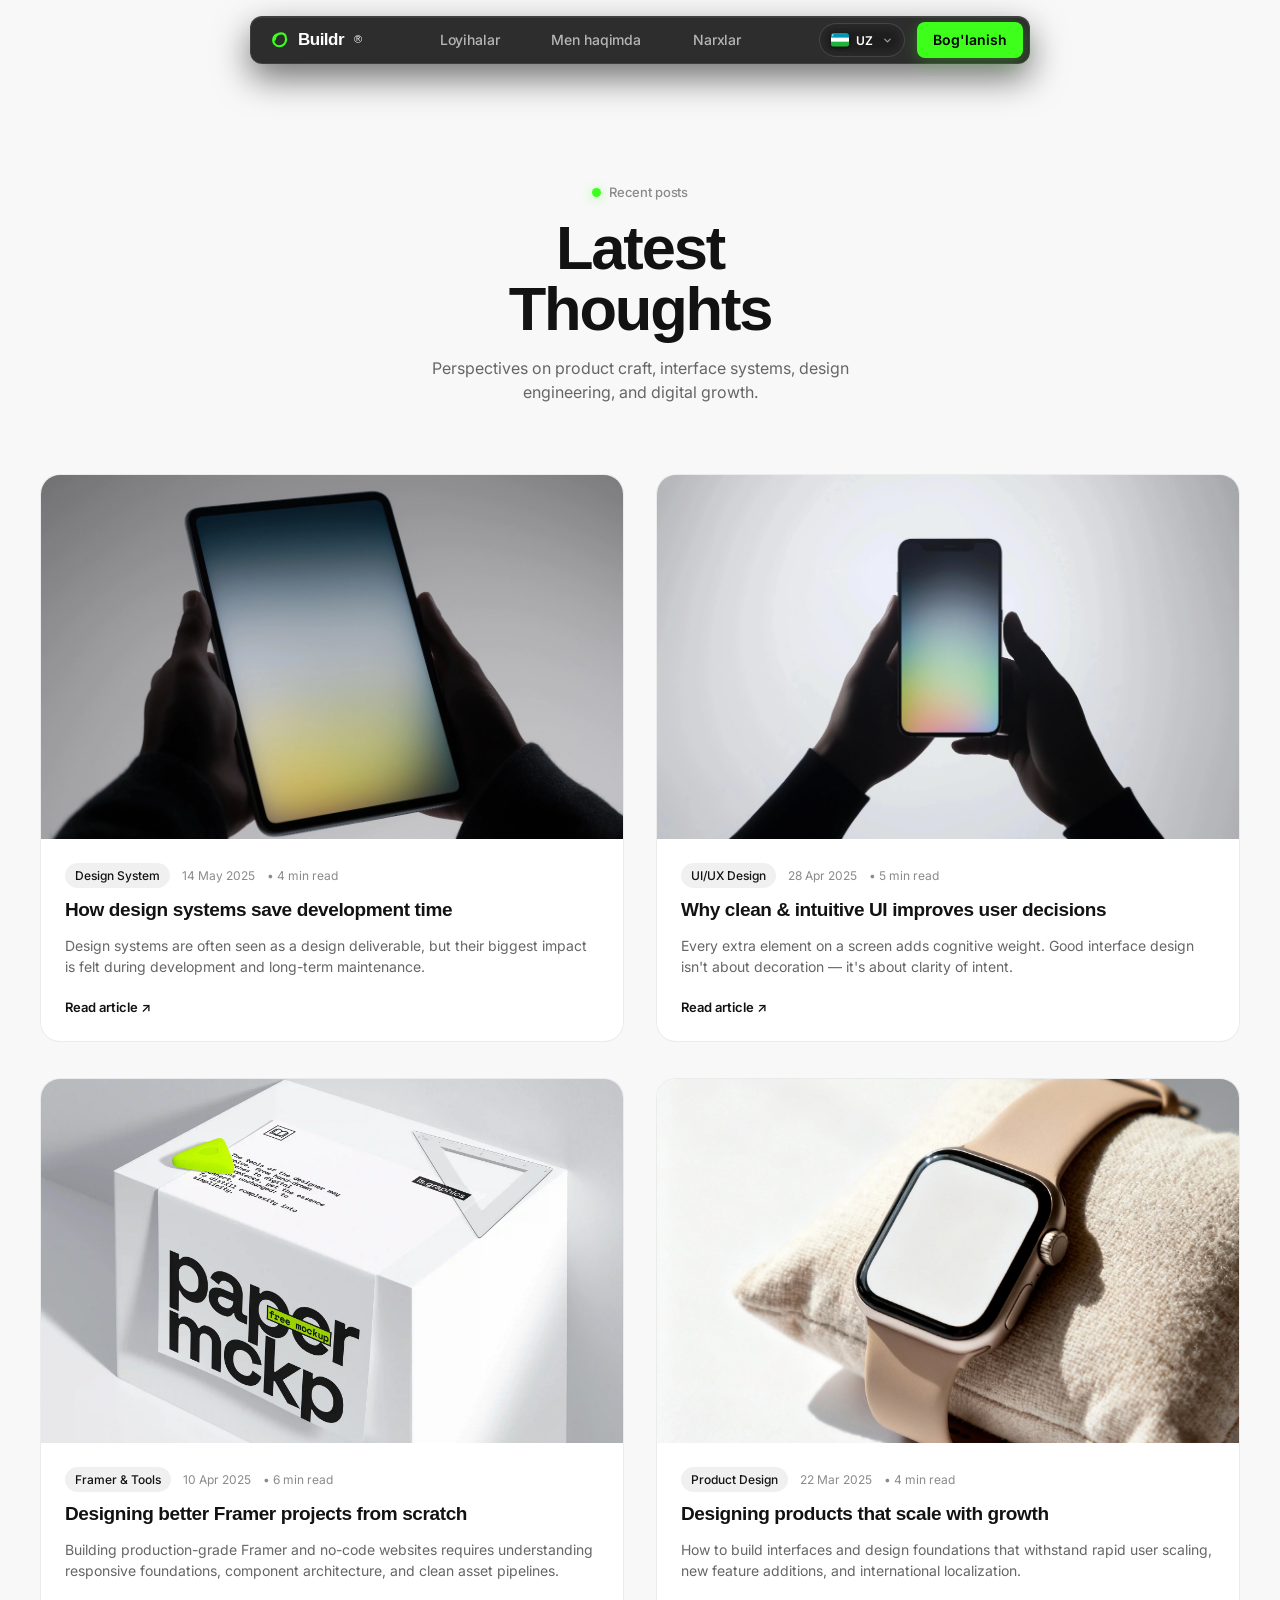
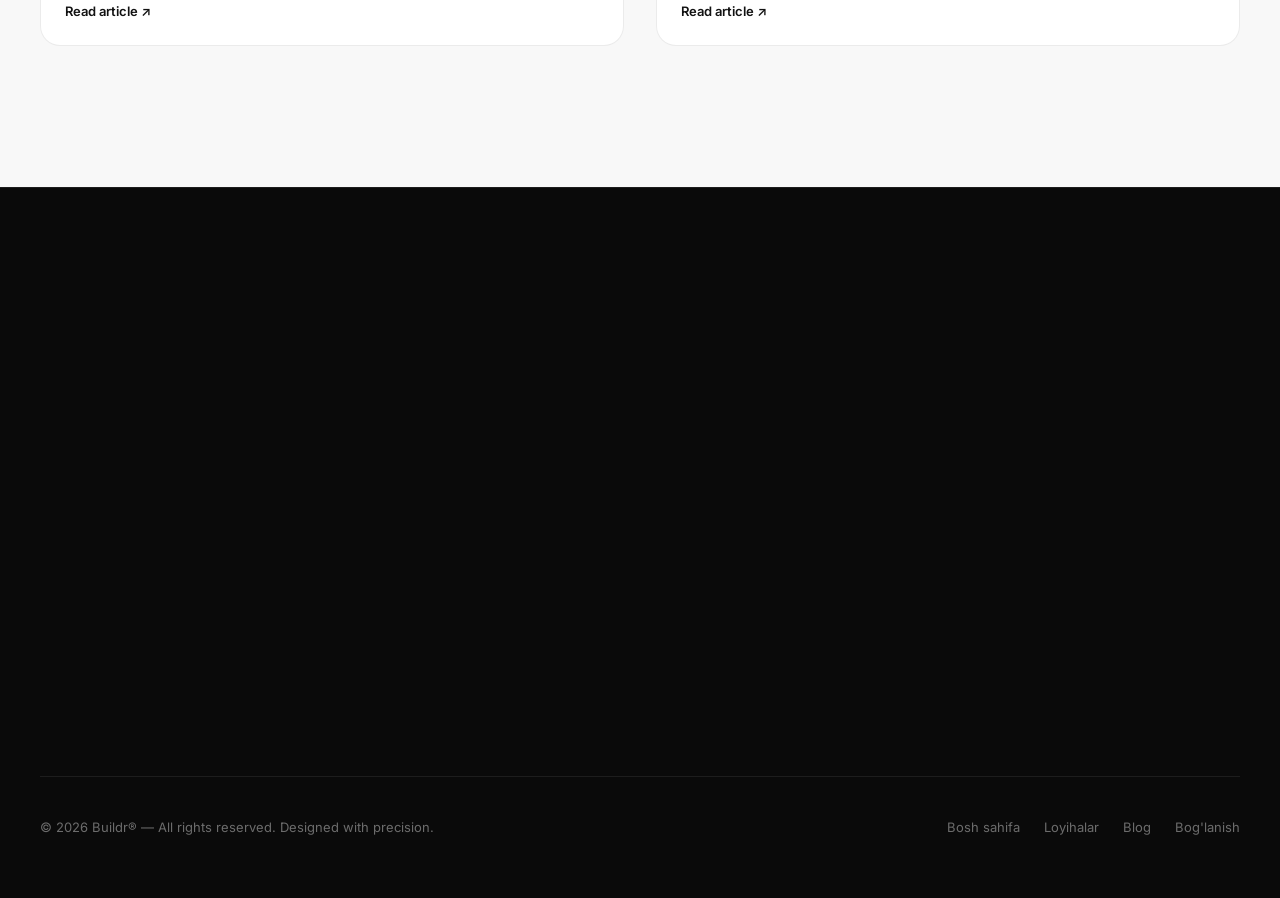
<file: blog.html>
<!DOCTYPE html>
<html lang="en">
<head>
  <meta charset="UTF-8">
  <meta name="viewport" content="width=device-width, initial-scale=1.0">
  <title>Blog & Insights — Buildr® — Product Designer</title>
  <meta name="description" content="Articles, thoughts, and best practices on design systems, UI/UX, Framer development, and scalable products.">
  <link rel="icon" href="assets/images/favicon-light.png" media="(prefers-color-scheme: light)">
  <link rel="icon" href="assets/images/favicon-dark.png" media="(prefers-color-scheme: dark)">

  <!-- Google Fonts: Inter -->
  <link rel="preconnect" href="https://fonts.googleapis.com">
  <link rel="preconnect" href="https://fonts.gstatic.com" crossorigin>
  <link href="https://fonts.googleapis.com/css2?family=Inter:wght@300;400;500;600;700;800&display=swap" rel="stylesheet">
  
  <!-- Fontshare: Satoshi -->
  <link href="https://api.fontshare.com/v2/css?f[]=satoshi@400,500,600,700,800,900&display=swap" rel="stylesheet">

  <!-- Stylesheets -->
  <link rel="stylesheet" href="css/tokens.css">
  <link rel="stylesheet" href="css/base.css">
  <link rel="stylesheet" href="css/components.css">
  <link rel="stylesheet" href="css/animations.css">
  <link rel="stylesheet" href="css/responsive.css">
</head>
<body>
  <!-- Desktop Decorative Side Borders -->
  <div class="v-borders"></div>

  <!-- Navbar -->
  <header class="navbar">
    <div class="navbar-inner">
      <a href="index.html" class="nav-brand">
        <svg width="22" height="22" viewBox="0 0 24 24" fill="none" xmlns="http://www.w3.org/2000/svg">
          <path d="M7 11.5C7 7.5 10 4 14.5 4C19 4 20.5 7.5 20.5 11.5C20.5 15.5 17 19.5 12.5 19.5C8 19.5 5 16 5 12C5 8 8 5 12 4.5" stroke="#3EFF1C" stroke-width="2.6" stroke-linecap="round" stroke-linejoin="round"/>
        </svg>
        Buildr<span class="brand-reg">®</span>
      </a>
      <nav class="nav-menu">
        <a href="projects.html" class="nav-link" data-i18n="nav_projects">Projects</a>
        <a href="index.html#about" class="nav-link" data-i18n="nav_about">About me</a>
        <a href="index.html#pricing" class="nav-link" data-i18n="nav_pricing">Pricing</a>
      </nav>
      <div class="nav-right-group">
        <div class="lang-dropdown">
          <button class="lang-dropdown-trigger" type="button" aria-expanded="false" aria-haspopup="true" aria-label="Tilni tanlash / Select language">
            <span class="lang-trigger-flag">
              <svg class="flag-icon" viewBox="0 0 640 480"><g fill-rule="evenodd" stroke-width="1pt"><path fill="#0099b5" d="M0 0h640v160H0z"/><path fill="#ce1126" d="M0 155h640v10H0z"/><path fill="#ffffff" d="M0 160h640v160H0z"/><path fill="#ce1126" d="M0 315h640v10H0z"/><path fill="#1eb53a" d="M0 320h640v160H0z"/><circle cx="70" cy="80" r="32" fill="#ffffff"/><circle cx="82" cy="80" r="26" fill="#0099b5"/></g></svg>
            </span>
            <span class="lang-trigger-code">UZ</span>
            <svg class="lang-trigger-chevron" width="11" height="11" viewBox="0 0 24 24" fill="none" stroke="currentColor" stroke-width="2.5" stroke-linecap="round" stroke-linejoin="round"><polyline points="6 9 12 15 18 9"></polyline></svg>
          </button>
          <div class="lang-dropdown-menu" role="menu">
            <button class="lang-dropdown-item active" type="button" data-lang="uz" role="menuitem">
              <span class="lang-item-flag">
                <svg class="flag-icon" viewBox="0 0 640 480"><g fill-rule="evenodd" stroke-width="1pt"><path fill="#0099b5" d="M0 0h640v160H0z"/><path fill="#ce1126" d="M0 155h640v10H0z"/><path fill="#ffffff" d="M0 160h640v160H0z"/><path fill="#ce1126" d="M0 315h640v10H0z"/><path fill="#1eb53a" d="M0 320h640v160H0z"/><circle cx="70" cy="80" r="32" fill="#ffffff"/><circle cx="82" cy="80" r="26" fill="#0099b5"/></g></svg>
              </span>
              <span class="lang-item-name">O‘zbekcha</span>
              <span class="lang-item-code">UZ</span>
              <span class="lang-item-check">✓</span>
            </button>
            <button class="lang-dropdown-item" type="button" data-lang="ru" role="menuitem">
              <span class="lang-item-flag">
                <svg class="flag-icon" viewBox="0 0 640 480"><g fill-rule="evenodd" stroke-width="1pt"><path fill="#ffffff" d="M0 0h640v160H0z"/><path fill="#0039a6" d="M0 160h640v160H0z"/><path fill="#d52b1e" d="M0 320h640v160H0z"/></g></svg>
              </span>
              <span class="lang-item-name">Русский</span>
              <span class="lang-item-code">RU</span>
              <span class="lang-item-check">✓</span>
            </button>
            <button class="lang-dropdown-item" type="button" data-lang="en" role="menuitem">
              <span class="lang-item-flag">
                <svg class="flag-icon" viewBox="0 0 640 480"><path fill="#012169" d="M0 0h640v480H0z"/><path fill="#FFF" d="m75 0 244 181L562 0h78v62L400 241l240 178v61h-80L320 301 81 480H0v-60l239-179L0 64V0h75z"/><path fill="#C8102E" d="m424 288 216 159v33h-25L383 314l41-26zm-208-96L0 33V0h25l232 165-41 27zm-41 27L0 345v35l175-131zm249-54 216-160V0l-216 165z"/><path fill="#FFF" d="M250 0h140v480H250zM0 170h640v140H0z"/><path fill="#C8102E" d="M276 0h88v480h-88zM0 196h640v88H0z"/></svg>
              </span>
              <span class="lang-item-name">English</span>
              <span class="lang-item-code">EN</span>
              <span class="lang-item-check">✓</span>
            </button>
          </div>
        </div>
        <div class="nav-cta">
          <a href="contact.html" class="btn-green" data-i18n="nav_contact">Get in touch</a>
        </div>
      </div>
      <button class="nav-toggle-circle" id="nav-toggle" aria-label="Toggle Navigation">
        <span class="toggle-bar"></span>
        <span class="toggle-bar"></span>
      </button>
    </div>
  </header>

  <!-- Mobile Navigation Modal (Authentic Framer Card) -->
  <div class="mobile-menu-backdrop" id="mobile-menu-backdrop"></div>
  <div class="mobile-menu-modal" id="mobile-menu-modal">
    <div class="mobile-menu-header">
      <a href="index.html" class="nav-brand">
        <svg width="22" height="22" viewBox="0 0 24 24" fill="none" xmlns="http://www.w3.org/2000/svg">
          <path d="M7 11.5C7 7.5 10 4 14.5 4C19 4 20.5 7.5 20.5 11.5C20.5 15.5 17 19.5 12.5 19.5C8 19.5 5 16 5 12C5 8 8 5 12 4.5" stroke="#3EFF1C" stroke-width="2.6" stroke-linecap="round" stroke-linejoin="round"/>
        </svg>
        Buildr<span class="brand-reg">®</span>
      </a>
      <button class="mobile-menu-close" id="mobile-menu-close" aria-label="Close navigation">
        <svg width="18" height="18" viewBox="0 0 24 24" fill="none" stroke="currentColor" stroke-width="2.2" stroke-linecap="round" stroke-linejoin="round">
          <line x1="18" y1="6" x2="6" y2="18"></line>
          <line x1="6" y1="6" x2="18" y2="18"></line>
        </svg>
      </button>
    </div>
    <nav class="mobile-menu-links">
      <a href="projects.html" class="mob-link" data-i18n="nav_projects">Projects</a>
      <a href="index.html#about" class="mob-link" data-i18n="nav_about">About me</a>
      <a href="index.html#pricing" class="mob-link" data-i18n="nav_pricing">Pricing</a>
    </nav>
    <div class="mobile-lang-wrap">
      <div class="lang-dropdown">
        <button class="lang-dropdown-trigger" type="button" aria-expanded="false" aria-haspopup="true" aria-label="Tilni tanlash / Select language">
          <span class="lang-trigger-flag">
            <svg class="flag-icon" viewBox="0 0 640 480"><g fill-rule="evenodd" stroke-width="1pt"><path fill="#0099b5" d="M0 0h640v160H0z"/><path fill="#ce1126" d="M0 155h640v10H0z"/><path fill="#ffffff" d="M0 160h640v160H0z"/><path fill="#ce1126" d="M0 315h640v10H0z"/><path fill="#1eb53a" d="M0 320h640v160H0z"/><circle cx="70" cy="80" r="32" fill="#ffffff"/><circle cx="82" cy="80" r="26" fill="#0099b5"/></g></svg>
          </span>
          <span class="lang-trigger-code">UZ</span>
          <svg class="lang-trigger-chevron" width="11" height="11" viewBox="0 0 24 24" fill="none" stroke="currentColor" stroke-width="2.5" stroke-linecap="round" stroke-linejoin="round"><polyline points="6 9 12 15 18 9"></polyline></svg>
        </button>
        <div class="lang-dropdown-menu" role="menu">
          <button class="lang-dropdown-item active" type="button" data-lang="uz" role="menuitem">
            <span class="lang-item-flag">
              <svg class="flag-icon" viewBox="0 0 640 480"><g fill-rule="evenodd" stroke-width="1pt"><path fill="#0099b5" d="M0 0h640v160H0z"/><path fill="#ce1126" d="M0 155h640v10H0z"/><path fill="#ffffff" d="M0 160h640v160H0z"/><path fill="#ce1126" d="M0 315h640v10H0z"/><path fill="#1eb53a" d="M0 320h640v160H0z"/><circle cx="70" cy="80" r="32" fill="#ffffff"/><circle cx="82" cy="80" r="26" fill="#0099b5"/></g></svg>
            </span>
            <span class="lang-item-name">O‘zbekcha</span>
            <span class="lang-item-code">UZ</span>
            <span class="lang-item-check">✓</span>
          </button>
          <button class="lang-dropdown-item" type="button" data-lang="ru" role="menuitem">
            <span class="lang-item-flag">
              <svg class="flag-icon" viewBox="0 0 640 480"><g fill-rule="evenodd" stroke-width="1pt"><path fill="#ffffff" d="M0 0h640v160H0z"/><path fill="#0039a6" d="M0 160h640v160H0z"/><path fill="#d52b1e" d="M0 320h640v160H0z"/></g></svg>
            </span>
            <span class="lang-item-name">Русский</span>
            <span class="lang-item-code">RU</span>
            <span class="lang-item-check">✓</span>
          </button>
          <button class="lang-dropdown-item" type="button" data-lang="en" role="menuitem">
            <span class="lang-item-flag">
              <svg class="flag-icon" viewBox="0 0 640 480"><path fill="#012169" d="M0 0h640v480H0z"/><path fill="#FFF" d="m75 0 244 181L562 0h78v62L400 241l240 178v61h-80L320 301 81 480H0v-60l239-179L0 64V0h75z"/><path fill="#C8102E" d="m424 288 216 159v33h-25L383 314l41-26zm-208-96L0 33V0h25l232 165-41 27zm-41 27L0 345v35l175-131zm249-54 216-160V0l-216 165z"/><path fill="#FFF" d="M250 0h140v480H250zM0 170h640v140H0z"/><path fill="#C8102E" d="M276 0h88v480h-88zM0 196h640v88H0z"/></svg>
            </span>
            <span class="lang-item-name">English</span>
            <span class="lang-item-code">EN</span>
            <span class="lang-item-check">✓</span>
          </button>
        </div>
      </div>
    </div>
    <div class="mobile-menu-footer">
      <a href="contact.html" class="btn-green-mob" data-i18n="nav_contact">Get in touch</a>
    </div>
  </div>

  <main style="padding-top: 180px; padding-bottom: 140px; background: var(--light); color: var(--text-dark);">
    <div class="container">
      <div style="text-align: center; margin-bottom: 70px;" class="reveal">
        <div class="pre-heading light-theme" style="justify-content: center;">
          <span class="dot"></span>
          <span>Recent posts</span>
        </div>
        <h1 class="section-title center" style="color: var(--text-dark); font-size: clamp(44px, 6vw, 82px); line-height: 1;">
          Latest<br>Thoughts
        </h1>
        <p class="section-subtitle center" style="margin-top: 14px;">
          Perspectives on product craft, interface systems, design engineering, and digital growth.
        </p>
      </div>

      <div class="blog-grid" style="display: grid; grid-template-columns: repeat(2, 1fr); gap: 36px 32px;">
        
        <a href="blog/how-design-systems-save-development-time.html" class="blog-card reveal">
          <div class="blog-img-wrap">
            <img src="assets/images/JHy8J2xVWsDA5NRoRUS3FIgWXq0.webp" alt="How design systems save development time">
          </div>
          <div class="blog-content">
            <div class="blog-meta">
              <span class="blog-cat">Design System</span>
              <span>14 May 2025</span>
              <span>• 4 min read</span>
            </div>
            <h3 class="blog-title">How design systems save development time</h3>
            <p class="blog-excerpt">Design systems are often seen as a design deliverable, but their biggest impact is felt during development and long-term maintenance.</p>
            <span class="blog-link">Read article ↗</span>
          </div>
        </a>

        <a href="blog/why-clean-intuitive-ui-improves-user-decisions.html" class="blog-card reveal">
          <div class="blog-img-wrap">
            <img src="assets/images/zm8feKGJHupDKbbm2uB8DTSsKI.webp" alt="Why clean & intuitive UI improves user decisions">
          </div>
          <div class="blog-content">
            <div class="blog-meta">
              <span class="blog-cat">UI/UX Design</span>
              <span>28 Apr 2025</span>
              <span>• 5 min read</span>
            </div>
            <h3 class="blog-title">Why clean & intuitive UI improves user decisions</h3>
            <p class="blog-excerpt">Every extra element on a screen adds cognitive weight. Good interface design isn't about decoration — it's about clarity of intent.</p>
            <span class="blog-link">Read article ↗</span>
          </div>
        </a>

        <a href="blog/designing-better-webflow-projects-from-scratch.html" class="blog-card reveal">
          <div class="blog-img-wrap">
            <img src="assets/images/SWWGC1c7HYWZyYEpOl31oH45MU8.webp" alt="Designing better Framer projects from scratch">
          </div>
          <div class="blog-content">
            <div class="blog-meta">
              <span class="blog-cat">Framer & Tools</span>
              <span>10 Apr 2025</span>
              <span>• 6 min read</span>
            </div>
            <h3 class="blog-title">Designing better Framer projects from scratch</h3>
            <p class="blog-excerpt">Building production-grade Framer and no-code websites requires understanding responsive foundations, component architecture, and clean asset pipelines.</p>
            <span class="blog-link">Read article ↗</span>
          </div>
        </a>

        <a href="blog/designing-products-that-scale-with-growth.html" class="blog-card reveal">
          <div class="blog-img-wrap">
            <img src="assets/images/LGyqHxH7lFiWrGXLzJvoptSQyw.webp" alt="Designing products that scale with growth">
          </div>
          <div class="blog-content">
            <div class="blog-meta">
              <span class="blog-cat">Product Design</span>
              <span>22 Mar 2025</span>
              <span>• 4 min read</span>
            </div>
            <h3 class="blog-title">Designing products that scale with growth</h3>
            <p class="blog-excerpt">How to build interfaces and design foundations that withstand rapid user scaling, new feature additions, and international localization.</p>
            <span class="blog-link">Read article ↗</span>
          </div>
        </a>

      </div>
    </div>
  </main>

  <!-- Footer -->
  <footer class="footer">
    <div class="container">
      <div class="footer-top">
        <div class="footer-left reveal">
          <h2>Let's create<br>magic together</h2>
          <p style="color: var(--text-muted); font-size: 15px; margin-bottom: 24px; max-width: 380px;">
            Have an upcoming project or idea? Let’s design something that truly moves the needle for your business.
          </p>
          <div style="display: flex; gap: 14px;">
            <a href="contact.html" class="btn-green">Get in touch</a>
            <a href="projects.html" class="btn-outline">
              <span>View works</span>
              <span class="circle-arrow">↗</span>
            </a>
          </div>
        </div>

        <div class="footer-right reveal">
          <form class="footer-form" id="contact-form">
            <h3 style="font-family: var(--font-display); font-size: 18px; color: var(--text-white); margin-bottom: 4px;">Quick Message</h3>
            <div class="form-group">
              <input type="text" placeholder="Your name" required>
            </div>
            <div class="form-group">
              <input type="email" placeholder="Your email address" required>
            </div>
            <div class="form-group">
              <textarea placeholder="Tell me about your project..." rows="3" required></textarea>
            </div>
            <button type="submit" class="btn-green" style="width: 100%;">Send Message</button>
          </form>
        </div>
      </div>

      <div class="footer-bottom">
        <div>
          © 2026 Buildr® — All rights reserved. Designed with precision.
        </div>
        <div class="footer-links">
          <a href="index.html" data-i18n="footer_home">Home</a>
          <a href="projects.html" data-i18n="nav_projects">Projects</a>
          <a href="blog.html" data-i18n="footer_blog">Blog</a>
          <a href="contact.html" data-i18n="nav_contact">Contact</a>
        </div>
      </div>
    </div>
  </footer>

  <!-- Scripts -->
  <script src="assets/lenis.min.js"></script>
  <script src="js/i18n.js"></script>
  <script src="js/main.js"></script>
</body>
</html>
</file>
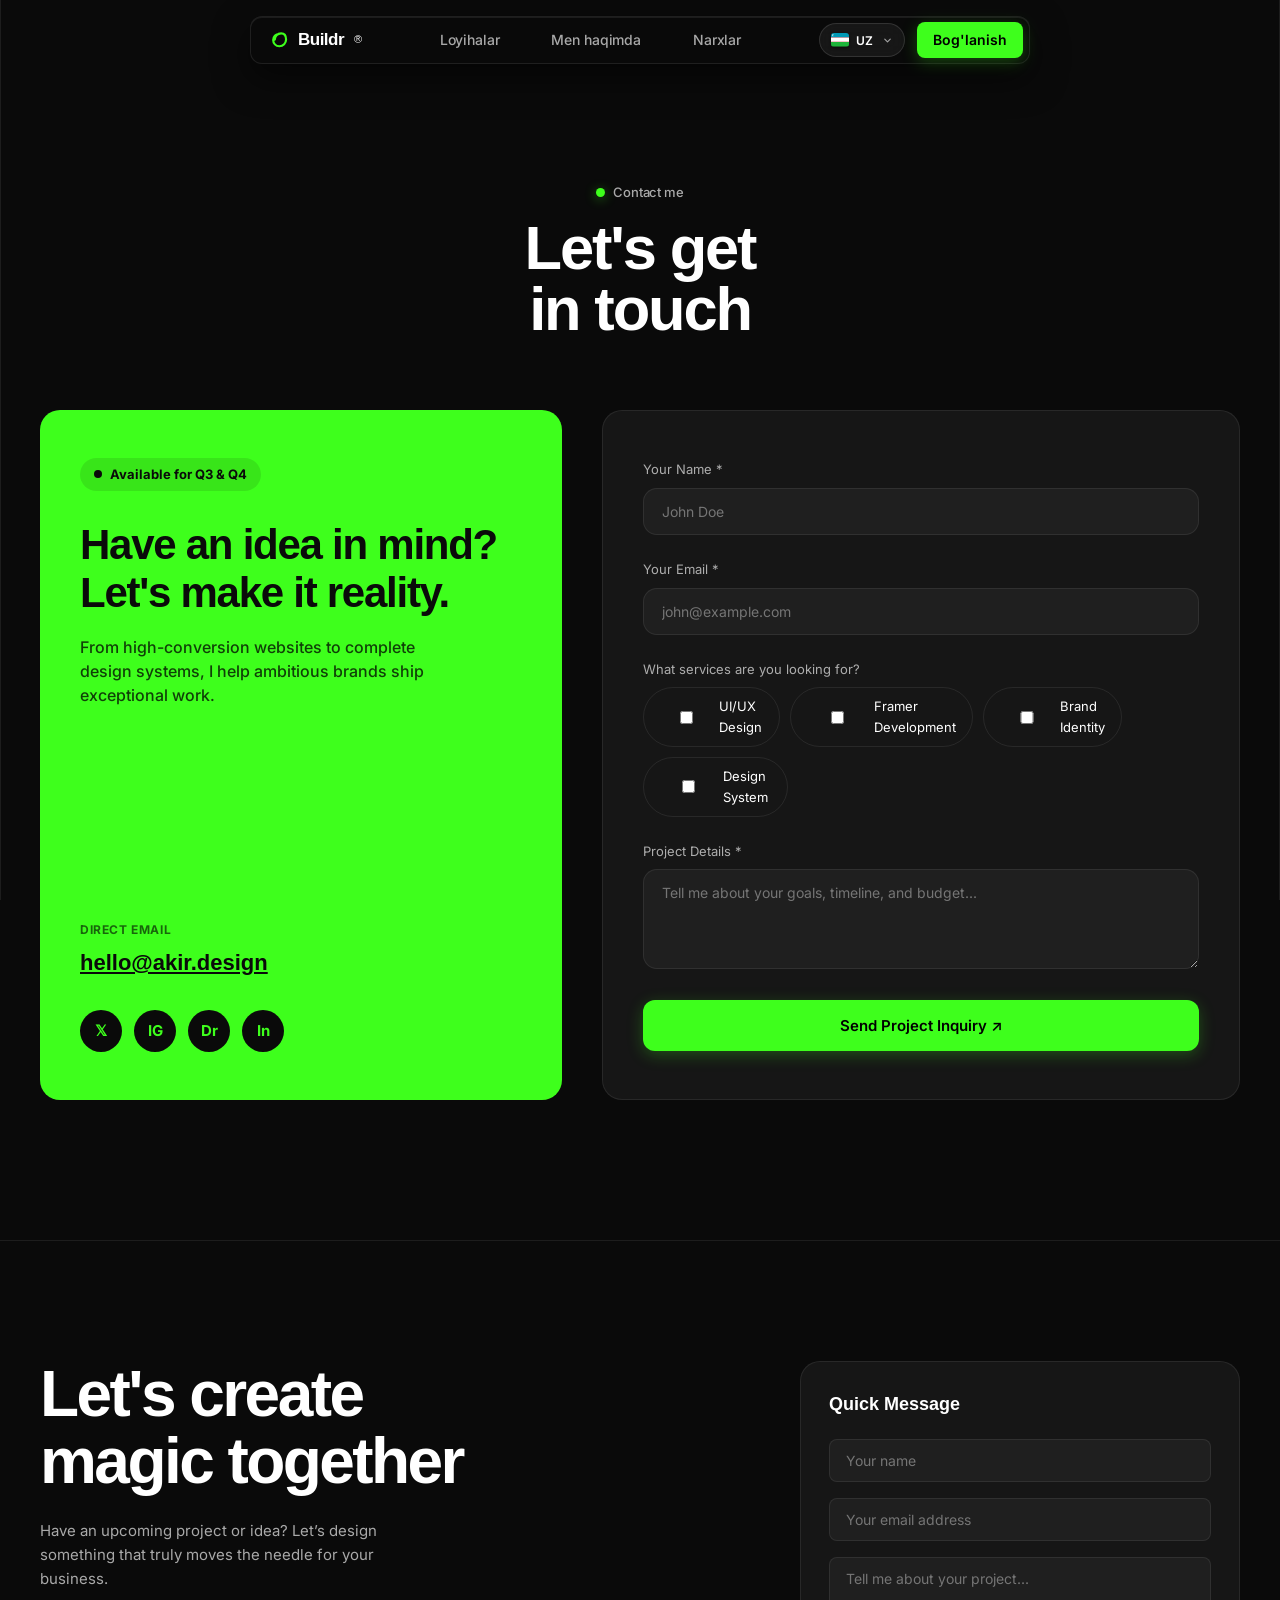
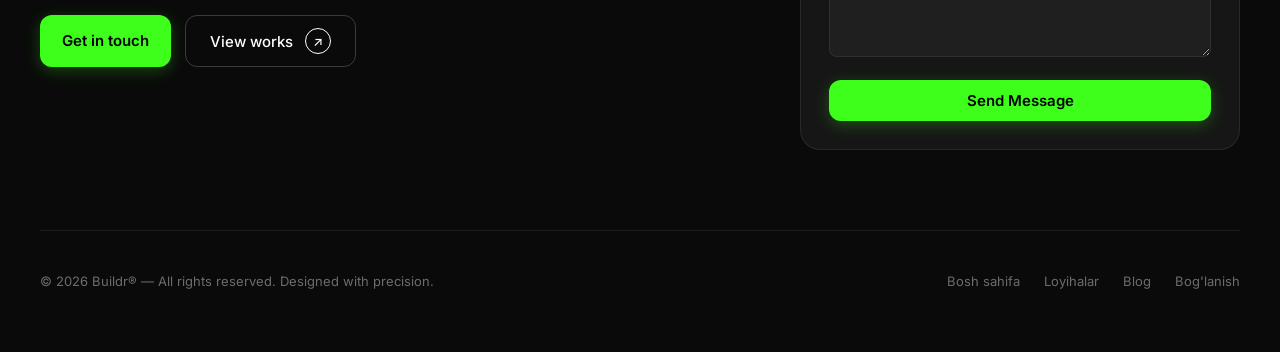
<file: contact.html>
<!DOCTYPE html>
<html lang="en">
<head>
  <meta charset="UTF-8">
  <meta name="viewport" content="width=device-width, initial-scale=1.0">
  <title>Contact — Let’s Work Together · Akir</title>
  <meta name="description" content="Get in touch with Akir for digital product design, web applications, brand systems, and Framer development.">
  <link rel="icon" href="assets/images/favicon-light.png" media="(prefers-color-scheme: light)">
  <link rel="icon" href="assets/images/favicon-dark.png" media="(prefers-color-scheme: dark)">

  <!-- Google Fonts: Inter -->
  <link rel="preconnect" href="https://fonts.googleapis.com">
  <link rel="preconnect" href="https://fonts.gstatic.com" crossorigin>
  <link href="https://fonts.googleapis.com/css2?family=Inter:wght@300;400;500;600;700;800&display=swap" rel="stylesheet">
  
  <!-- Fontshare: Satoshi -->
  <link href="https://api.fontshare.com/v2/css?f[]=satoshi@400,500,600,700,800,900&display=swap" rel="stylesheet">

  <!-- Stylesheets -->
  <link rel="stylesheet" href="css/tokens.css">
  <link rel="stylesheet" href="css/base.css">
  <link rel="stylesheet" href="css/components.css">
  <link rel="stylesheet" href="css/animations.css">
  <link rel="stylesheet" href="css/responsive.css">
</head>
<body>
  <!-- Desktop Decorative Side Borders -->
  <div class="v-borders"></div>

  <!-- Navbar -->
  <header class="navbar">
    <div class="navbar-inner">
      <a href="index.html" class="nav-brand">
        <svg width="22" height="22" viewBox="0 0 24 24" fill="none" xmlns="http://www.w3.org/2000/svg">
          <path d="M7 11.5C7 7.5 10 4 14.5 4C19 4 20.5 7.5 20.5 11.5C20.5 15.5 17 19.5 12.5 19.5C8 19.5 5 16 5 12C5 8 8 5 12 4.5" stroke="#3EFF1C" stroke-width="2.6" stroke-linecap="round" stroke-linejoin="round"/>
        </svg>
        Buildr<span class="brand-reg">®</span>
      </a>
      <nav class="nav-menu">
        <a href="projects.html" class="nav-link" data-i18n="nav_projects">Projects</a>
        <a href="index.html#about" class="nav-link" data-i18n="nav_about">About me</a>
        <a href="index.html#pricing" class="nav-link" data-i18n="nav_pricing">Pricing</a>
      </nav>
      <div class="nav-right-group">
        <div class="lang-dropdown">
          <button class="lang-dropdown-trigger" type="button" aria-expanded="false" aria-haspopup="true" aria-label="Tilni tanlash / Select language">
            <span class="lang-trigger-flag">
              <svg class="flag-icon" viewBox="0 0 640 480"><g fill-rule="evenodd" stroke-width="1pt"><path fill="#0099b5" d="M0 0h640v160H0z"/><path fill="#ce1126" d="M0 155h640v10H0z"/><path fill="#ffffff" d="M0 160h640v160H0z"/><path fill="#ce1126" d="M0 315h640v10H0z"/><path fill="#1eb53a" d="M0 320h640v160H0z"/><circle cx="70" cy="80" r="32" fill="#ffffff"/><circle cx="82" cy="80" r="26" fill="#0099b5"/></g></svg>
            </span>
            <span class="lang-trigger-code">UZ</span>
            <svg class="lang-trigger-chevron" width="11" height="11" viewBox="0 0 24 24" fill="none" stroke="currentColor" stroke-width="2.5" stroke-linecap="round" stroke-linejoin="round"><polyline points="6 9 12 15 18 9"></polyline></svg>
          </button>
          <div class="lang-dropdown-menu" role="menu">
            <button class="lang-dropdown-item active" type="button" data-lang="uz" role="menuitem">
              <span class="lang-item-flag">
                <svg class="flag-icon" viewBox="0 0 640 480"><g fill-rule="evenodd" stroke-width="1pt"><path fill="#0099b5" d="M0 0h640v160H0z"/><path fill="#ce1126" d="M0 155h640v10H0z"/><path fill="#ffffff" d="M0 160h640v160H0z"/><path fill="#ce1126" d="M0 315h640v10H0z"/><path fill="#1eb53a" d="M0 320h640v160H0z"/><circle cx="70" cy="80" r="32" fill="#ffffff"/><circle cx="82" cy="80" r="26" fill="#0099b5"/></g></svg>
              </span>
              <span class="lang-item-name">O‘zbekcha</span>
              <span class="lang-item-code">UZ</span>
              <span class="lang-item-check">✓</span>
            </button>
            <button class="lang-dropdown-item" type="button" data-lang="ru" role="menuitem">
              <span class="lang-item-flag">
                <svg class="flag-icon" viewBox="0 0 640 480"><g fill-rule="evenodd" stroke-width="1pt"><path fill="#ffffff" d="M0 0h640v160H0z"/><path fill="#0039a6" d="M0 160h640v160H0z"/><path fill="#d52b1e" d="M0 320h640v160H0z"/></g></svg>
              </span>
              <span class="lang-item-name">Русский</span>
              <span class="lang-item-code">RU</span>
              <span class="lang-item-check">✓</span>
            </button>
            <button class="lang-dropdown-item" type="button" data-lang="en" role="menuitem">
              <span class="lang-item-flag">
                <svg class="flag-icon" viewBox="0 0 640 480"><path fill="#012169" d="M0 0h640v480H0z"/><path fill="#FFF" d="m75 0 244 181L562 0h78v62L400 241l240 178v61h-80L320 301 81 480H0v-60l239-179L0 64V0h75z"/><path fill="#C8102E" d="m424 288 216 159v33h-25L383 314l41-26zm-208-96L0 33V0h25l232 165-41 27zm-41 27L0 345v35l175-131zm249-54 216-160V0l-216 165z"/><path fill="#FFF" d="M250 0h140v480H250zM0 170h640v140H0z"/><path fill="#C8102E" d="M276 0h88v480h-88zM0 196h640v88H0z"/></svg>
              </span>
              <span class="lang-item-name">English</span>
              <span class="lang-item-code">EN</span>
              <span class="lang-item-check">✓</span>
            </button>
          </div>
        </div>
        <div class="nav-cta">
          <a href="contact.html" class="btn-green" data-i18n="nav_contact">Get in touch</a>
        </div>
      </div>
      <button class="nav-toggle-circle" id="nav-toggle" aria-label="Toggle Navigation">
        <span class="toggle-bar"></span>
        <span class="toggle-bar"></span>
      </button>
    </div>
  </header>

  <!-- Mobile Navigation Modal (Authentic Framer Card) -->
  <div class="mobile-menu-backdrop" id="mobile-menu-backdrop"></div>
  <div class="mobile-menu-modal" id="mobile-menu-modal">
    <div class="mobile-menu-header">
      <a href="index.html" class="nav-brand">
        <svg width="22" height="22" viewBox="0 0 24 24" fill="none" xmlns="http://www.w3.org/2000/svg">
          <path d="M7 11.5C7 7.5 10 4 14.5 4C19 4 20.5 7.5 20.5 11.5C20.5 15.5 17 19.5 12.5 19.5C8 19.5 5 16 5 12C5 8 8 5 12 4.5" stroke="#3EFF1C" stroke-width="2.6" stroke-linecap="round" stroke-linejoin="round"/>
        </svg>
        Buildr<span class="brand-reg">®</span>
      </a>
      <button class="mobile-menu-close" id="mobile-menu-close" aria-label="Close navigation">
        <svg width="18" height="18" viewBox="0 0 24 24" fill="none" stroke="currentColor" stroke-width="2.2" stroke-linecap="round" stroke-linejoin="round">
          <line x1="18" y1="6" x2="6" y2="18"></line>
          <line x1="6" y1="6" x2="18" y2="18"></line>
        </svg>
      </button>
    </div>
    <nav class="mobile-menu-links">
      <a href="projects.html" class="mob-link" data-i18n="nav_projects">Projects</a>
      <a href="index.html#about" class="mob-link" data-i18n="nav_about">About me</a>
      <a href="index.html#pricing" class="mob-link" data-i18n="nav_pricing">Pricing</a>
    </nav>
    <div class="mobile-lang-wrap">
      <div class="lang-dropdown">
        <button class="lang-dropdown-trigger" type="button" aria-expanded="false" aria-haspopup="true" aria-label="Tilni tanlash / Select language">
          <span class="lang-trigger-flag">
            <svg class="flag-icon" viewBox="0 0 640 480"><g fill-rule="evenodd" stroke-width="1pt"><path fill="#0099b5" d="M0 0h640v160H0z"/><path fill="#ce1126" d="M0 155h640v10H0z"/><path fill="#ffffff" d="M0 160h640v160H0z"/><path fill="#ce1126" d="M0 315h640v10H0z"/><path fill="#1eb53a" d="M0 320h640v160H0z"/><circle cx="70" cy="80" r="32" fill="#ffffff"/><circle cx="82" cy="80" r="26" fill="#0099b5"/></g></svg>
          </span>
          <span class="lang-trigger-code">UZ</span>
          <svg class="lang-trigger-chevron" width="11" height="11" viewBox="0 0 24 24" fill="none" stroke="currentColor" stroke-width="2.5" stroke-linecap="round" stroke-linejoin="round"><polyline points="6 9 12 15 18 9"></polyline></svg>
        </button>
        <div class="lang-dropdown-menu" role="menu">
          <button class="lang-dropdown-item active" type="button" data-lang="uz" role="menuitem">
            <span class="lang-item-flag">
              <svg class="flag-icon" viewBox="0 0 640 480"><g fill-rule="evenodd" stroke-width="1pt"><path fill="#0099b5" d="M0 0h640v160H0z"/><path fill="#ce1126" d="M0 155h640v10H0z"/><path fill="#ffffff" d="M0 160h640v160H0z"/><path fill="#ce1126" d="M0 315h640v10H0z"/><path fill="#1eb53a" d="M0 320h640v160H0z"/><circle cx="70" cy="80" r="32" fill="#ffffff"/><circle cx="82" cy="80" r="26" fill="#0099b5"/></g></svg>
            </span>
            <span class="lang-item-name">O‘zbekcha</span>
            <span class="lang-item-code">UZ</span>
            <span class="lang-item-check">✓</span>
          </button>
          <button class="lang-dropdown-item" type="button" data-lang="ru" role="menuitem">
            <span class="lang-item-flag">
              <svg class="flag-icon" viewBox="0 0 640 480"><g fill-rule="evenodd" stroke-width="1pt"><path fill="#ffffff" d="M0 0h640v160H0z"/><path fill="#0039a6" d="M0 160h640v160H0z"/><path fill="#d52b1e" d="M0 320h640v160H0z"/></g></svg>
            </span>
            <span class="lang-item-name">Русский</span>
            <span class="lang-item-code">RU</span>
            <span class="lang-item-check">✓</span>
          </button>
          <button class="lang-dropdown-item" type="button" data-lang="en" role="menuitem">
            <span class="lang-item-flag">
              <svg class="flag-icon" viewBox="0 0 640 480"><path fill="#012169" d="M0 0h640v480H0z"/><path fill="#FFF" d="m75 0 244 181L562 0h78v62L400 241l240 178v61h-80L320 301 81 480H0v-60l239-179L0 64V0h75z"/><path fill="#C8102E" d="m424 288 216 159v33h-25L383 314l41-26zm-208-96L0 33V0h25l232 165-41 27zm-41 27L0 345v35l175-131zm249-54 216-160V0l-216 165z"/><path fill="#FFF" d="M250 0h140v480H250zM0 170h640v140H0z"/><path fill="#C8102E" d="M276 0h88v480h-88zM0 196h640v88H0z"/></svg>
            </span>
            <span class="lang-item-name">English</span>
            <span class="lang-item-code">EN</span>
            <span class="lang-item-check">✓</span>
          </button>
        </div>
      </div>
    </div>
    <div class="mobile-menu-footer">
      <a href="contact.html" class="btn-green-mob" data-i18n="nav_contact">Get in touch</a>
    </div>
  </div>

  <main style="padding-top: 180px; padding-bottom: 140px; background: var(--black);">
    <div class="container">
      <div style="text-align: center; margin-bottom: 70px;" class="reveal">
        <div class="pre-heading dark-theme" style="justify-content: center;">
          <span class="dot"></span>
          <span>Contact me</span>
        </div>
        <h1 class="section-title center" style="color: var(--text-white); font-size: clamp(44px, 6vw, 82px); line-height: 1;">
          Let's get<br>in touch
        </h1>
      </div>

      <div style="display: grid; grid-template-columns: 0.9fr 1.1fr; gap: 40px; align-items: stretch;" class="contact-grid reveal">
        
        <!-- Left Column: Neon Green Contact Card -->
        <div style="background: var(--green); border-radius: var(--radius-lg); padding: 48px 40px; display: flex; flex-direction: column; justify-content: space-between; color: var(--black); position: relative; overflow: hidden; min-height: 480px;">
          <div>
            <div style="display: inline-flex; align-items: center; gap: 8px; font-size: 13px; font-weight: 700; background: rgba(0,0,0,0.1); padding: 6px 14px; border-radius: var(--radius-pill); margin-bottom: 30px;">
              <span style="width: 8px; height: 8px; border-radius: 50%; background: var(--black);"></span>
              Available for Q3 &amp; Q4
            </div>

            <h2 style="font-family: var(--font-display); font-size: clamp(28px, 3.5vw, 42px); font-weight: 800; line-height: 1.15; margin-bottom: 18px; letter-spacing: -0.03em;">
              Have an idea in mind?<br>Let's make it reality.
            </h2>
            <p style="font-size: 16px; line-height: 1.5; color: rgba(0,0,0,0.75); font-weight: 500; max-width: 380px;">
              From high-conversion websites to complete design systems, I help ambitious brands ship exceptional work.
            </p>
          </div>

          <div style="margin-top: 40px;">
            <div style="font-size: 12px; font-weight: 700; text-transform: uppercase; letter-spacing: 0.05em; color: rgba(0,0,0,0.6); margin-bottom: 6px;">Direct Email</div>
            <a href="mailto:hello@akir.design" style="font-family: var(--font-display); font-size: 22px; font-weight: 800; color: var(--black); text-decoration: underline;">
              hello@akir.design
            </a>

            <!-- Social Links -->
            <div style="display: flex; gap: 12px; margin-top: 30px;">
              <a href="https://x.com" target="_blank" rel="noopener" style="width: 42px; height: 42px; border-radius: 50%; background: var(--black); color: var(--green); display: flex; align-items: center; justify-content: center; font-size: 15px; font-weight: bold;">𝕏</a>
              <a href="https://instagram.com" target="_blank" rel="noopener" style="width: 42px; height: 42px; border-radius: 50%; background: var(--black); color: var(--green); display: flex; align-items: center; justify-content: center; font-size: 15px; font-weight: bold;">IG</a>
              <a href="https://dribbble.com" target="_blank" rel="noopener" style="width: 42px; height: 42px; border-radius: 50%; background: var(--black); color: var(--green); display: flex; align-items: center; justify-content: center; font-size: 15px; font-weight: bold;">Dr</a>
              <a href="https://linkedin.com" target="_blank" rel="noopener" style="width: 42px; height: 42px; border-radius: 50%; background: var(--black); color: var(--green); display: flex; align-items: center; justify-content: center; font-size: 15px; font-weight: bold;">In</a>
            </div>
          </div>
        </div>

        <!-- Right Column: Interactive Form -->
        <div style="background: var(--dark-card); border: 1px solid var(--dark-border); border-radius: var(--radius-lg); padding: 48px 40px;">
          <form id="contact-form" style="display: flex; flex-direction: column; gap: 24px;">
            <div class="form-group">
              <label style="display: block; font-size: 13px; color: var(--text-muted); margin-bottom: 8px;">Your Name *</label>
              <input type="text" placeholder="John Doe" required style="padding: 14px 18px; border-radius: var(--radius-md);">
            </div>

            <div class="form-group">
              <label style="display: block; font-size: 13px; color: var(--text-muted); margin-bottom: 8px;">Your Email *</label>
              <input type="email" placeholder="john@example.com" required style="padding: 14px 18px; border-radius: var(--radius-md);">
            </div>

            <div class="form-group">
              <label style="display: block; font-size: 13px; color: var(--text-muted); margin-bottom: 8px;">What services are you looking for?</label>
              <div style="display: flex; gap: 10px; flex-wrap: wrap;">
                <label style="display: inline-flex; align-items: center; gap: 6px; padding: 8px 16px; border: 1px solid var(--dark-border); border-radius: var(--radius-pill); font-size: 13px; cursor: pointer;">
                  <input type="checkbox" name="service" value="UI/UX" style="accent-color: var(--green);"> UI/UX Design
                </label>
                <label style="display: inline-flex; align-items: center; gap: 6px; padding: 8px 16px; border: 1px solid var(--dark-border); border-radius: var(--radius-pill); font-size: 13px; cursor: pointer;">
                  <input type="checkbox" name="service" value="Framer" style="accent-color: var(--green);"> Framer Development
                </label>
                <label style="display: inline-flex; align-items: center; gap: 6px; padding: 8px 16px; border: 1px solid var(--dark-border); border-radius: var(--radius-pill); font-size: 13px; cursor: pointer;">
                  <input type="checkbox" name="service" value="Brand" style="accent-color: var(--green);"> Brand Identity
                </label>
                <label style="display: inline-flex; align-items: center; gap: 6px; padding: 8px 16px; border: 1px solid var(--dark-border); border-radius: var(--radius-pill); font-size: 13px; cursor: pointer;">
                  <input type="checkbox" name="service" value="System" style="accent-color: var(--green);"> Design System
                </label>
              </div>
            </div>

            <div class="form-group">
              <label style="display: block; font-size: 13px; color: var(--text-muted); margin-bottom: 8px;">Project Details *</label>
              <textarea placeholder="Tell me about your goals, timeline, and budget..." rows="4" required style="padding: 14px 18px; border-radius: var(--radius-md);"></textarea>
            </div>

            <button type="submit" class="btn-green" style="padding: 16px 32px; font-size: 15px; width: 100%;">
              Send Project Inquiry ↗
            </button>
          </form>
        </div>

      </div>
    </div>
  </main>

  <!-- Footer -->
  <footer class="footer">
    <div class="container">
      <div class="footer-top">
        <div class="footer-left reveal">
          <h2>Let's create<br>magic together</h2>
          <p style="color: var(--text-muted); font-size: 15px; margin-bottom: 24px; max-width: 380px;">
            Have an upcoming project or idea? Let’s design something that truly moves the needle for your business.
          </p>
          <div style="display: flex; gap: 14px;">
            <a href="contact.html" class="btn-green">Get in touch</a>
            <a href="projects.html" class="btn-outline">
              <span>View works</span>
              <span class="circle-arrow">↗</span>
            </a>
          </div>
        </div>

        <div class="footer-right reveal">
          <form class="footer-form" id="contact-form">
            <h3 style="font-family: var(--font-display); font-size: 18px; color: var(--text-white); margin-bottom: 4px;">Quick Message</h3>
            <div class="form-group">
              <input type="text" placeholder="Your name" required>
            </div>
            <div class="form-group">
              <input type="email" placeholder="Your email address" required>
            </div>
            <div class="form-group">
              <textarea placeholder="Tell me about your project..." rows="3" required></textarea>
            </div>
            <button type="submit" class="btn-green" style="width: 100%;">Send Message</button>
          </form>
        </div>
      </div>

      <div class="footer-bottom">
        <div>
          © 2026 Buildr® — All rights reserved. Designed with precision.
        </div>
        <div class="footer-links">
          <a href="index.html" data-i18n="footer_home">Home</a>
          <a href="projects.html" data-i18n="nav_projects">Projects</a>
          <a href="blog.html" data-i18n="footer_blog">Blog</a>
          <a href="contact.html" data-i18n="nav_contact">Contact</a>
        </div>
      </div>
    </div>
  </footer>

  <!-- Scripts -->
  <script src="assets/lenis.min.js"></script>
  <script src="js/i18n.js"></script>
  <script src="js/main.js"></script>
</body>
</html>
</file>
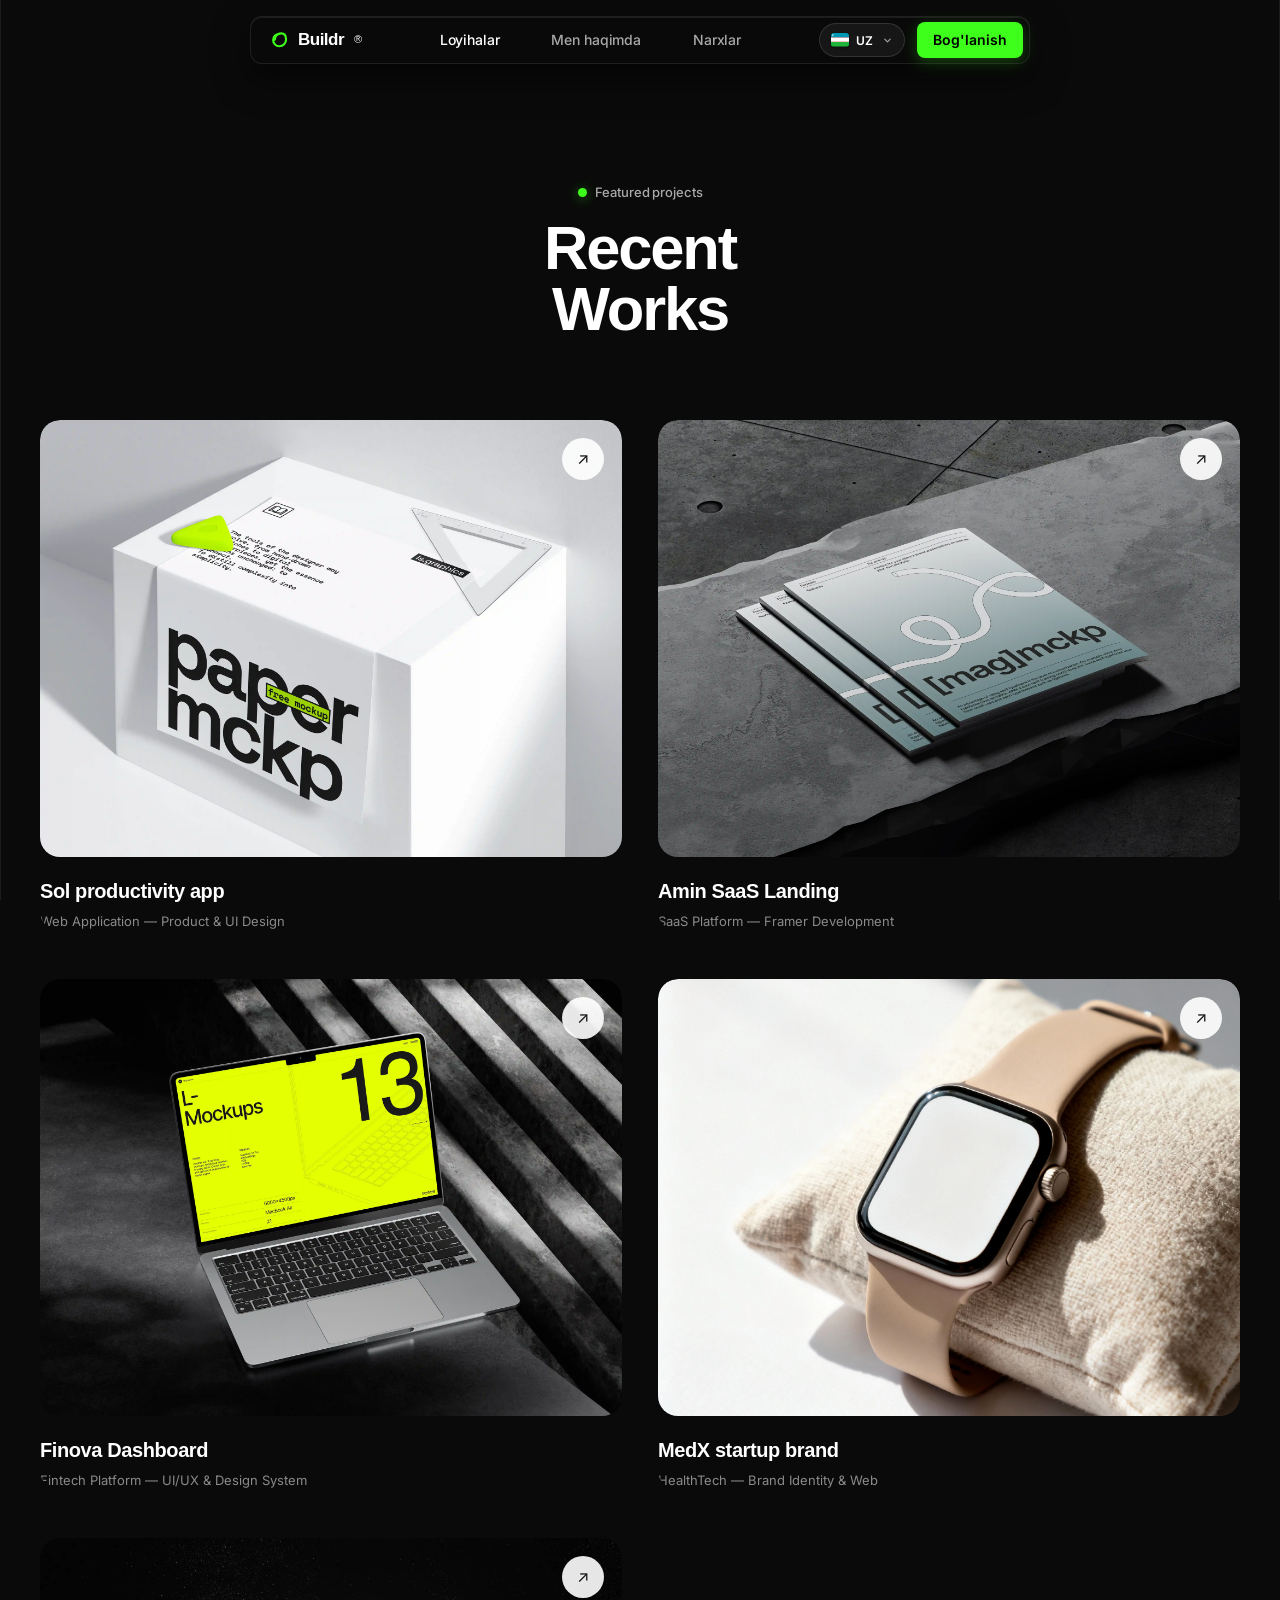
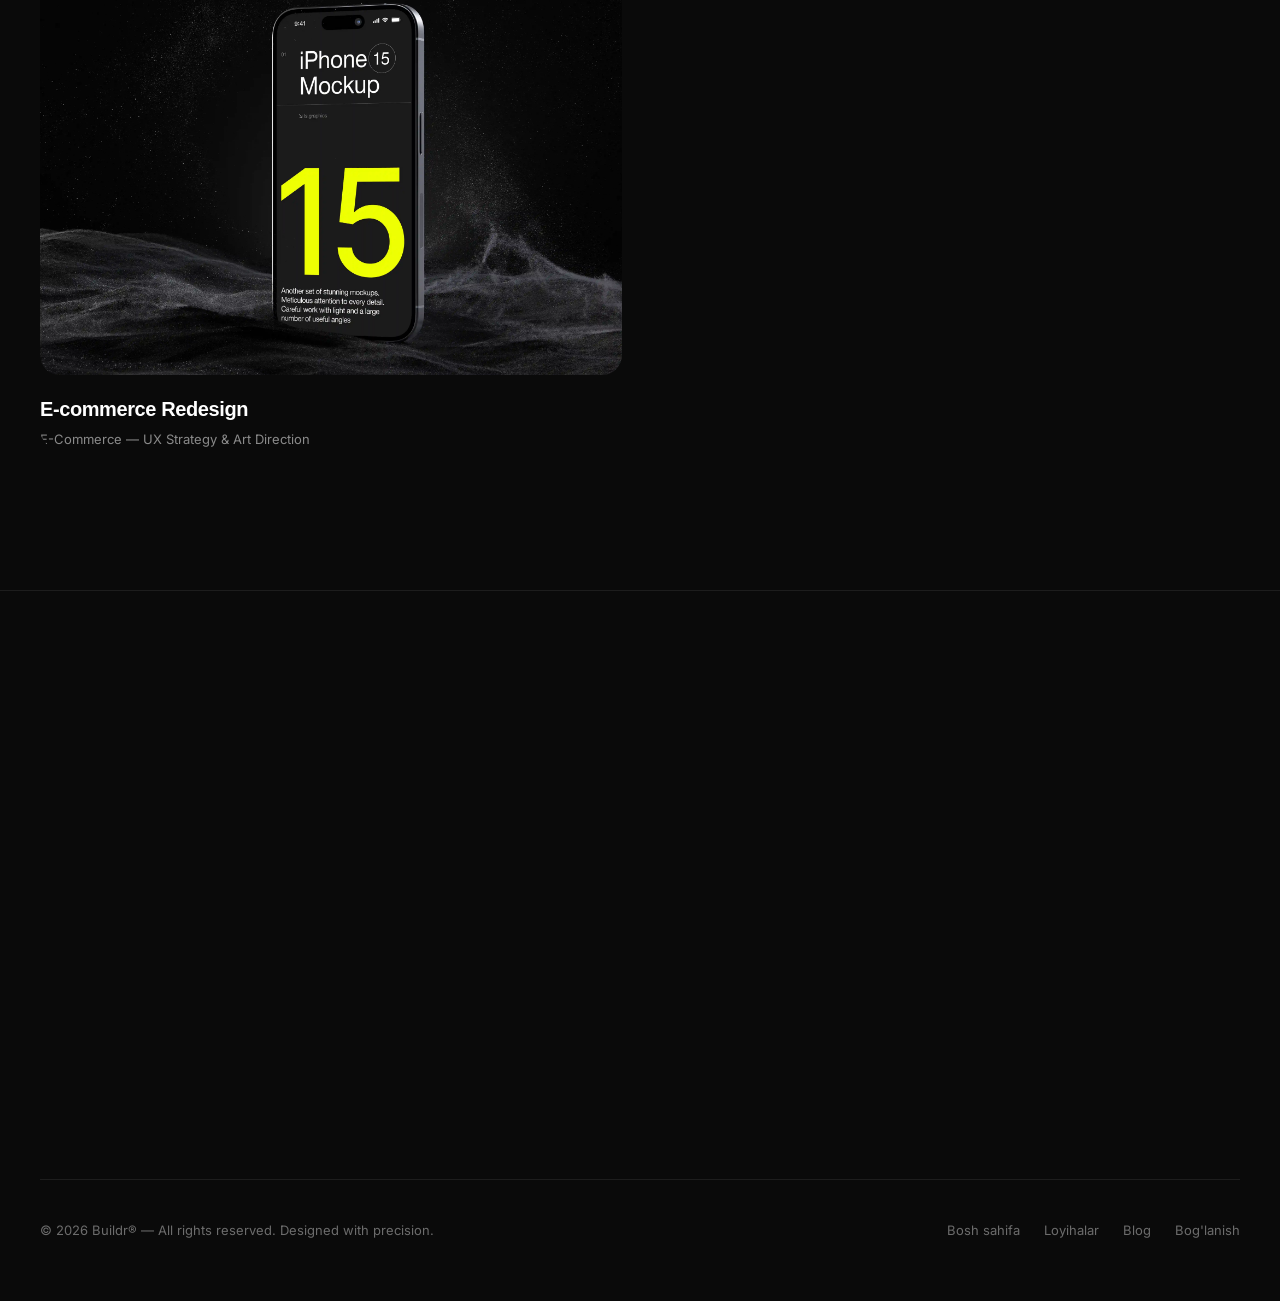
<file: projects.html>
<!DOCTYPE html>
<html lang="en">
<head>
  <meta charset="UTF-8">
  <meta name="viewport" content="width=device-width, initial-scale=1.0">
  <title>Featured Projects — Buildr® — Product Designer</title>
  <meta name="description" content="Explore recent product design, UX/UI case studies, design systems, and Framer development by Akir.">
  <link rel="icon" href="assets/images/favicon-light.png" media="(prefers-color-scheme: light)">
  <link rel="icon" href="assets/images/favicon-dark.png" media="(prefers-color-scheme: dark)">

  <!-- Google Fonts: Inter -->
  <link rel="preconnect" href="https://fonts.googleapis.com">
  <link rel="preconnect" href="https://fonts.gstatic.com" crossorigin>
  <link href="https://fonts.googleapis.com/css2?family=Inter:wght@300;400;500;600;700;800&display=swap" rel="stylesheet">
  
  <!-- Fontshare: Satoshi -->
  <link href="https://api.fontshare.com/v2/css?f[]=satoshi@400,500,600,700,800,900&display=swap" rel="stylesheet">

  <!-- Stylesheets -->
  <link rel="stylesheet" href="css/tokens.css">
  <link rel="stylesheet" href="css/base.css">
  <link rel="stylesheet" href="css/components.css">
  <link rel="stylesheet" href="css/animations.css">
  <link rel="stylesheet" href="css/responsive.css">
</head>
<body>
  <!-- Desktop Decorative Side Borders -->
  <div class="v-borders"></div>

  <!-- Navbar -->
  <header class="navbar">
    <div class="navbar-inner">
      <a href="index.html" class="nav-brand">
        <svg width="22" height="22" viewBox="0 0 24 24" fill="none" xmlns="http://www.w3.org/2000/svg">
          <path d="M7 11.5C7 7.5 10 4 14.5 4C19 4 20.5 7.5 20.5 11.5C20.5 15.5 17 19.5 12.5 19.5C8 19.5 5 16 5 12C5 8 8 5 12 4.5" stroke="#3EFF1C" stroke-width="2.6" stroke-linecap="round" stroke-linejoin="round"/>
        </svg>
        Buildr<span class="brand-reg">®</span>
      </a>
      <nav class="nav-menu">
        <a href="projects.html" class="nav-link active" data-i18n="nav_projects">Projects</a>
        <a href="index.html#about" class="nav-link" data-i18n="nav_about">About me</a>
        <a href="index.html#pricing" class="nav-link" data-i18n="nav_pricing">Pricing</a>
      </nav>
      <div class="nav-right-group">
        <div class="lang-dropdown">
          <button class="lang-dropdown-trigger" type="button" aria-expanded="false" aria-haspopup="true" aria-label="Tilni tanlash / Select language">
            <span class="lang-trigger-flag">
              <svg class="flag-icon" viewBox="0 0 640 480"><g fill-rule="evenodd" stroke-width="1pt"><path fill="#0099b5" d="M0 0h640v160H0z"/><path fill="#ce1126" d="M0 155h640v10H0z"/><path fill="#ffffff" d="M0 160h640v160H0z"/><path fill="#ce1126" d="M0 315h640v10H0z"/><path fill="#1eb53a" d="M0 320h640v160H0z"/><circle cx="70" cy="80" r="32" fill="#ffffff"/><circle cx="82" cy="80" r="26" fill="#0099b5"/></g></svg>
            </span>
            <span class="lang-trigger-code">UZ</span>
            <svg class="lang-trigger-chevron" width="11" height="11" viewBox="0 0 24 24" fill="none" stroke="currentColor" stroke-width="2.5" stroke-linecap="round" stroke-linejoin="round"><polyline points="6 9 12 15 18 9"></polyline></svg>
          </button>
          <div class="lang-dropdown-menu" role="menu">
            <button class="lang-dropdown-item active" type="button" data-lang="uz" role="menuitem">
              <span class="lang-item-flag">
                <svg class="flag-icon" viewBox="0 0 640 480"><g fill-rule="evenodd" stroke-width="1pt"><path fill="#0099b5" d="M0 0h640v160H0z"/><path fill="#ce1126" d="M0 155h640v10H0z"/><path fill="#ffffff" d="M0 160h640v160H0z"/><path fill="#ce1126" d="M0 315h640v10H0z"/><path fill="#1eb53a" d="M0 320h640v160H0z"/><circle cx="70" cy="80" r="32" fill="#ffffff"/><circle cx="82" cy="80" r="26" fill="#0099b5"/></g></svg>
              </span>
              <span class="lang-item-name">O‘zbekcha</span>
              <span class="lang-item-code">UZ</span>
              <span class="lang-item-check">✓</span>
            </button>
            <button class="lang-dropdown-item" type="button" data-lang="ru" role="menuitem">
              <span class="lang-item-flag">
                <svg class="flag-icon" viewBox="0 0 640 480"><g fill-rule="evenodd" stroke-width="1pt"><path fill="#ffffff" d="M0 0h640v160H0z"/><path fill="#0039a6" d="M0 160h640v160H0z"/><path fill="#d52b1e" d="M0 320h640v160H0z"/></g></svg>
              </span>
              <span class="lang-item-name">Русский</span>
              <span class="lang-item-code">RU</span>
              <span class="lang-item-check">✓</span>
            </button>
            <button class="lang-dropdown-item" type="button" data-lang="en" role="menuitem">
              <span class="lang-item-flag">
                <svg class="flag-icon" viewBox="0 0 640 480"><path fill="#012169" d="M0 0h640v480H0z"/><path fill="#FFF" d="m75 0 244 181L562 0h78v62L400 241l240 178v61h-80L320 301 81 480H0v-60l239-179L0 64V0h75z"/><path fill="#C8102E" d="m424 288 216 159v33h-25L383 314l41-26zm-208-96L0 33V0h25l232 165-41 27zm-41 27L0 345v35l175-131zm249-54 216-160V0l-216 165z"/><path fill="#FFF" d="M250 0h140v480H250zM0 170h640v140H0z"/><path fill="#C8102E" d="M276 0h88v480h-88zM0 196h640v88H0z"/></svg>
              </span>
              <span class="lang-item-name">English</span>
              <span class="lang-item-code">EN</span>
              <span class="lang-item-check">✓</span>
            </button>
          </div>
        </div>
        <div class="nav-cta">
          <a href="contact.html" class="btn-green" data-i18n="nav_contact">Get in touch</a>
        </div>
      </div>
      <button class="nav-toggle-circle" id="nav-toggle" aria-label="Toggle Navigation">
        <span class="toggle-bar"></span>
        <span class="toggle-bar"></span>
      </button>
    </div>
  </header>

  <!-- Mobile Navigation Modal (Authentic Framer Card) -->
  <div class="mobile-menu-backdrop" id="mobile-menu-backdrop"></div>
  <div class="mobile-menu-modal" id="mobile-menu-modal">
    <div class="mobile-menu-header">
      <a href="index.html" class="nav-brand">
        <svg width="22" height="22" viewBox="0 0 24 24" fill="none" xmlns="http://www.w3.org/2000/svg">
          <path d="M7 11.5C7 7.5 10 4 14.5 4C19 4 20.5 7.5 20.5 11.5C20.5 15.5 17 19.5 12.5 19.5C8 19.5 5 16 5 12C5 8 8 5 12 4.5" stroke="#3EFF1C" stroke-width="2.6" stroke-linecap="round" stroke-linejoin="round"/>
        </svg>
        Buildr<span class="brand-reg">®</span>
      </a>
      <button class="mobile-menu-close" id="mobile-menu-close" aria-label="Close navigation">
        <svg width="18" height="18" viewBox="0 0 24 24" fill="none" stroke="currentColor" stroke-width="2.2" stroke-linecap="round" stroke-linejoin="round">
          <line x1="18" y1="6" x2="6" y2="18"></line>
          <line x1="6" y1="6" x2="18" y2="18"></line>
        </svg>
      </button>
    </div>
    <nav class="mobile-menu-links">
      <a href="projects.html" class="mob-link" data-i18n="nav_projects">Projects</a>
      <a href="index.html#about" class="mob-link" data-i18n="nav_about">About me</a>
      <a href="index.html#pricing" class="mob-link" data-i18n="nav_pricing">Pricing</a>
    </nav>
    <div class="mobile-lang-wrap">
      <div class="lang-dropdown">
        <button class="lang-dropdown-trigger" type="button" aria-expanded="false" aria-haspopup="true" aria-label="Tilni tanlash / Select language">
          <span class="lang-trigger-flag">
            <svg class="flag-icon" viewBox="0 0 640 480"><g fill-rule="evenodd" stroke-width="1pt"><path fill="#0099b5" d="M0 0h640v160H0z"/><path fill="#ce1126" d="M0 155h640v10H0z"/><path fill="#ffffff" d="M0 160h640v160H0z"/><path fill="#ce1126" d="M0 315h640v10H0z"/><path fill="#1eb53a" d="M0 320h640v160H0z"/><circle cx="70" cy="80" r="32" fill="#ffffff"/><circle cx="82" cy="80" r="26" fill="#0099b5"/></g></svg>
          </span>
          <span class="lang-trigger-code">UZ</span>
          <svg class="lang-trigger-chevron" width="11" height="11" viewBox="0 0 24 24" fill="none" stroke="currentColor" stroke-width="2.5" stroke-linecap="round" stroke-linejoin="round"><polyline points="6 9 12 15 18 9"></polyline></svg>
        </button>
        <div class="lang-dropdown-menu" role="menu">
          <button class="lang-dropdown-item active" type="button" data-lang="uz" role="menuitem">
            <span class="lang-item-flag">
              <svg class="flag-icon" viewBox="0 0 640 480"><g fill-rule="evenodd" stroke-width="1pt"><path fill="#0099b5" d="M0 0h640v160H0z"/><path fill="#ce1126" d="M0 155h640v10H0z"/><path fill="#ffffff" d="M0 160h640v160H0z"/><path fill="#ce1126" d="M0 315h640v10H0z"/><path fill="#1eb53a" d="M0 320h640v160H0z"/><circle cx="70" cy="80" r="32" fill="#ffffff"/><circle cx="82" cy="80" r="26" fill="#0099b5"/></g></svg>
            </span>
            <span class="lang-item-name">O‘zbekcha</span>
            <span class="lang-item-code">UZ</span>
            <span class="lang-item-check">✓</span>
          </button>
          <button class="lang-dropdown-item" type="button" data-lang="ru" role="menuitem">
            <span class="lang-item-flag">
              <svg class="flag-icon" viewBox="0 0 640 480"><g fill-rule="evenodd" stroke-width="1pt"><path fill="#ffffff" d="M0 0h640v160H0z"/><path fill="#0039a6" d="M0 160h640v160H0z"/><path fill="#d52b1e" d="M0 320h640v160H0z"/></g></svg>
            </span>
            <span class="lang-item-name">Русский</span>
            <span class="lang-item-code">RU</span>
            <span class="lang-item-check">✓</span>
          </button>
          <button class="lang-dropdown-item" type="button" data-lang="en" role="menuitem">
            <span class="lang-item-flag">
              <svg class="flag-icon" viewBox="0 0 640 480"><path fill="#012169" d="M0 0h640v480H0z"/><path fill="#FFF" d="m75 0 244 181L562 0h78v62L400 241l240 178v61h-80L320 301 81 480H0v-60l239-179L0 64V0h75z"/><path fill="#C8102E" d="m424 288 216 159v33h-25L383 314l41-26zm-208-96L0 33V0h25l232 165-41 27zm-41 27L0 345v35l175-131zm249-54 216-160V0l-216 165z"/><path fill="#FFF" d="M250 0h140v480H250zM0 170h640v140H0z"/><path fill="#C8102E" d="M276 0h88v480h-88zM0 196h640v88H0z"/></svg>
            </span>
            <span class="lang-item-name">English</span>
            <span class="lang-item-code">EN</span>
            <span class="lang-item-check">✓</span>
          </button>
        </div>
      </div>
    </div>
    <div class="mobile-menu-footer">
      <a href="contact.html" class="btn-green-mob" data-i18n="nav_contact">Get in touch</a>
    </div>
  </div>

  <main style="padding-top: 180px; padding-bottom: 140px; background: var(--black);">
    <div class="container">
      <div style="text-align: center; margin-bottom: 80px;" class="reveal">
        <div class="pre-heading dark-theme" style="justify-content: center;">
          <span class="dot"></span>
          <span>Featured projects</span>
        </div>
        <h1 class="section-title center" style="color: var(--text-white); font-size: clamp(44px, 6vw, 82px); line-height: 1;">
          Recent<br>Works
        </h1>
      </div>

      <div class="projects-grid" style="display: grid; grid-template-columns: repeat(2, 1fr); gap: 48px 36px;">
        
        <a href="projects/sol-productivity-app.html" class="project-card reveal">
          <div class="img-wrapper">
            <img src="assets/images/SWWGC1c7HYWZyYEpOl31oH45MU8.webp" alt="Sol productivity app">
            <div class="card-arrow">↗</div>
          </div>
          <div class="card-meta">
            <div>
              <h3 class="card-title">Sol productivity app</h3>
              <p class="card-cat">Web Application — Product & UI Design</p>
            </div>
          </div>
        </a>

        <a href="projects/amin-saas-landing.html" class="project-card reveal">
          <div class="img-wrapper">
            <img src="assets/images/hZguIxn8ZhsPFL6AqNqvTMoO90.webp" alt="Amin SaaS Landing">
            <div class="card-arrow">↗</div>
          </div>
          <div class="card-meta">
            <div>
              <h3 class="card-title">Amin SaaS Landing</h3>
              <p class="card-cat">SaaS Platform — Framer Development</p>
            </div>
          </div>
        </a>

        <a href="projects/finova-dashboard.html" class="project-card reveal">
          <div class="img-wrapper">
            <img src="assets/images/Ir1ivZ7SgBGshY8A0pYsaCNl7M.webp" alt="Finova Dashboard">
            <div class="card-arrow">↗</div>
          </div>
          <div class="card-meta">
            <div>
              <h3 class="card-title">Finova Dashboard</h3>
              <p class="card-cat">Fintech Platform — UI/UX & Design System</p>
            </div>
          </div>
        </a>

        <a href="projects/medx-startup-brand.html" class="project-card reveal">
          <div class="img-wrapper">
            <img src="assets/images/LGyqHxH7lFiWrGXLzJvoptSQyw.webp" alt="MedX startup brand">
            <div class="card-arrow">↗</div>
          </div>
          <div class="card-meta">
            <div>
              <h3 class="card-title">MedX startup brand</h3>
              <p class="card-cat">HealthTech — Brand Identity & Web</p>
            </div>
          </div>
        </a>

        <a href="projects/e-commerce-redesign.html" class="project-card reveal">
          <div class="img-wrapper">
            <img src="assets/images/GAknG46WHhgPQj7cdVVslT9EJhQ.webp" alt="E-commerce Redesign">
            <div class="card-arrow">↗</div>
          </div>
          <div class="card-meta">
            <div>
              <h3 class="card-title">E-commerce Redesign</h3>
              <p class="card-cat">E-Commerce — UX Strategy & Art Direction</p>
            </div>
          </div>
        </a>

      </div>
    </div>
  </main>

  <!-- Footer -->
  <footer class="footer">
    <div class="container">
      <div class="footer-top">
        <div class="footer-left reveal">
          <h2>Let's create<br>magic together</h2>
          <p style="color: var(--text-muted); font-size: 15px; margin-bottom: 24px; max-width: 380px;">
            Have an upcoming project or idea? Let’s design something that truly moves the needle for your business.
          </p>
          <div style="display: flex; gap: 14px;">
            <a href="contact.html" class="btn-green">Get in touch</a>
            <a href="projects.html" class="btn-outline">
              <span>View works</span>
              <span class="circle-arrow">↗</span>
            </a>
          </div>
        </div>

        <div class="footer-right reveal">
          <form class="footer-form" id="contact-form">
            <h3 style="font-family: var(--font-display); font-size: 18px; color: var(--text-white); margin-bottom: 4px;">Quick Message</h3>
            <div class="form-group">
              <input type="text" placeholder="Your name" required>
            </div>
            <div class="form-group">
              <input type="email" placeholder="Your email address" required>
            </div>
            <div class="form-group">
              <textarea placeholder="Tell me about your project..." rows="3" required></textarea>
            </div>
            <button type="submit" class="btn-green" style="width: 100%;">Send Message</button>
          </form>
        </div>
      </div>

      <div class="footer-bottom">
        <div>
          © 2026 Buildr® — All rights reserved. Designed with precision.
        </div>
        <div class="footer-links">
          <a href="index.html" data-i18n="footer_home">Home</a>
          <a href="projects.html" data-i18n="nav_projects">Projects</a>
          <a href="blog.html" data-i18n="footer_blog">Blog</a>
          <a href="contact.html" data-i18n="nav_contact">Contact</a>
        </div>
      </div>
    </div>
  </footer>

  <!-- Scripts -->
  <script src="assets/lenis.min.js"></script>
  <script src="js/i18n.js"></script>
  <script src="js/main.js"></script>
</body>
</html>
</file>
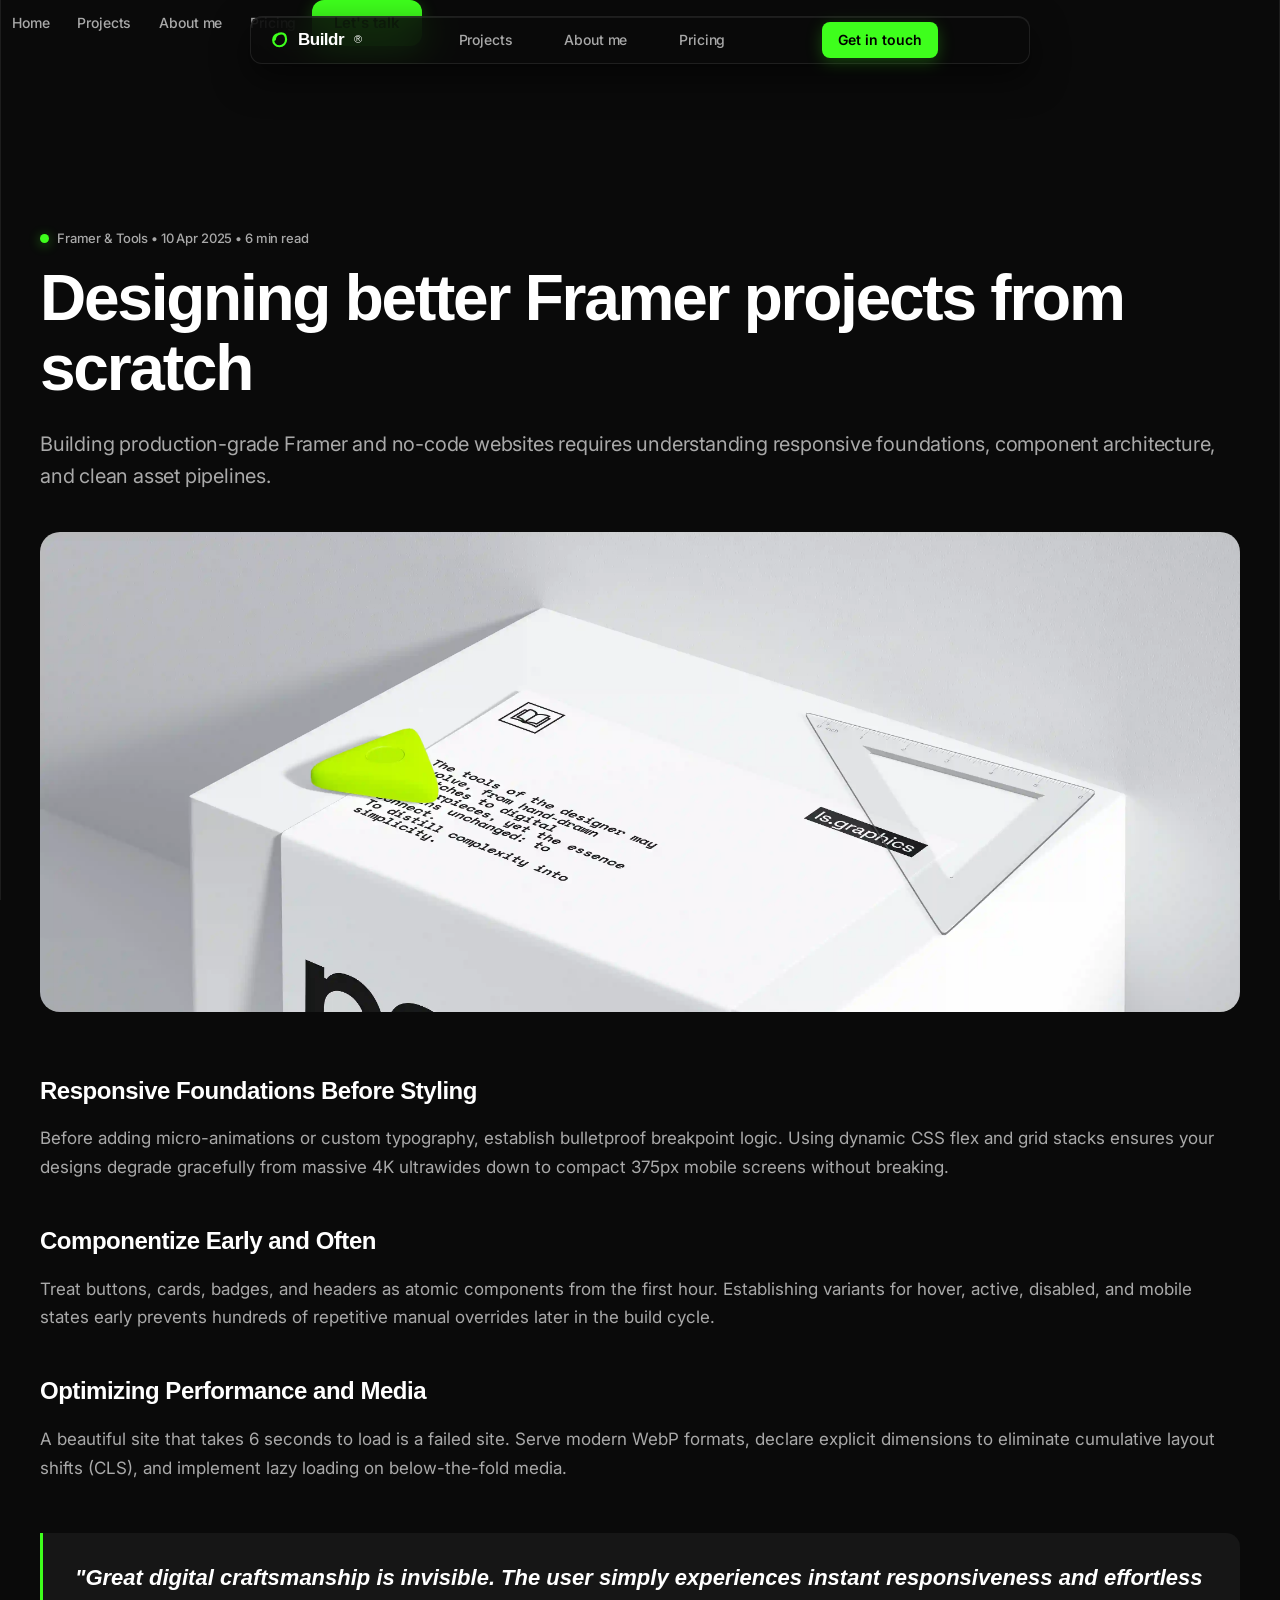
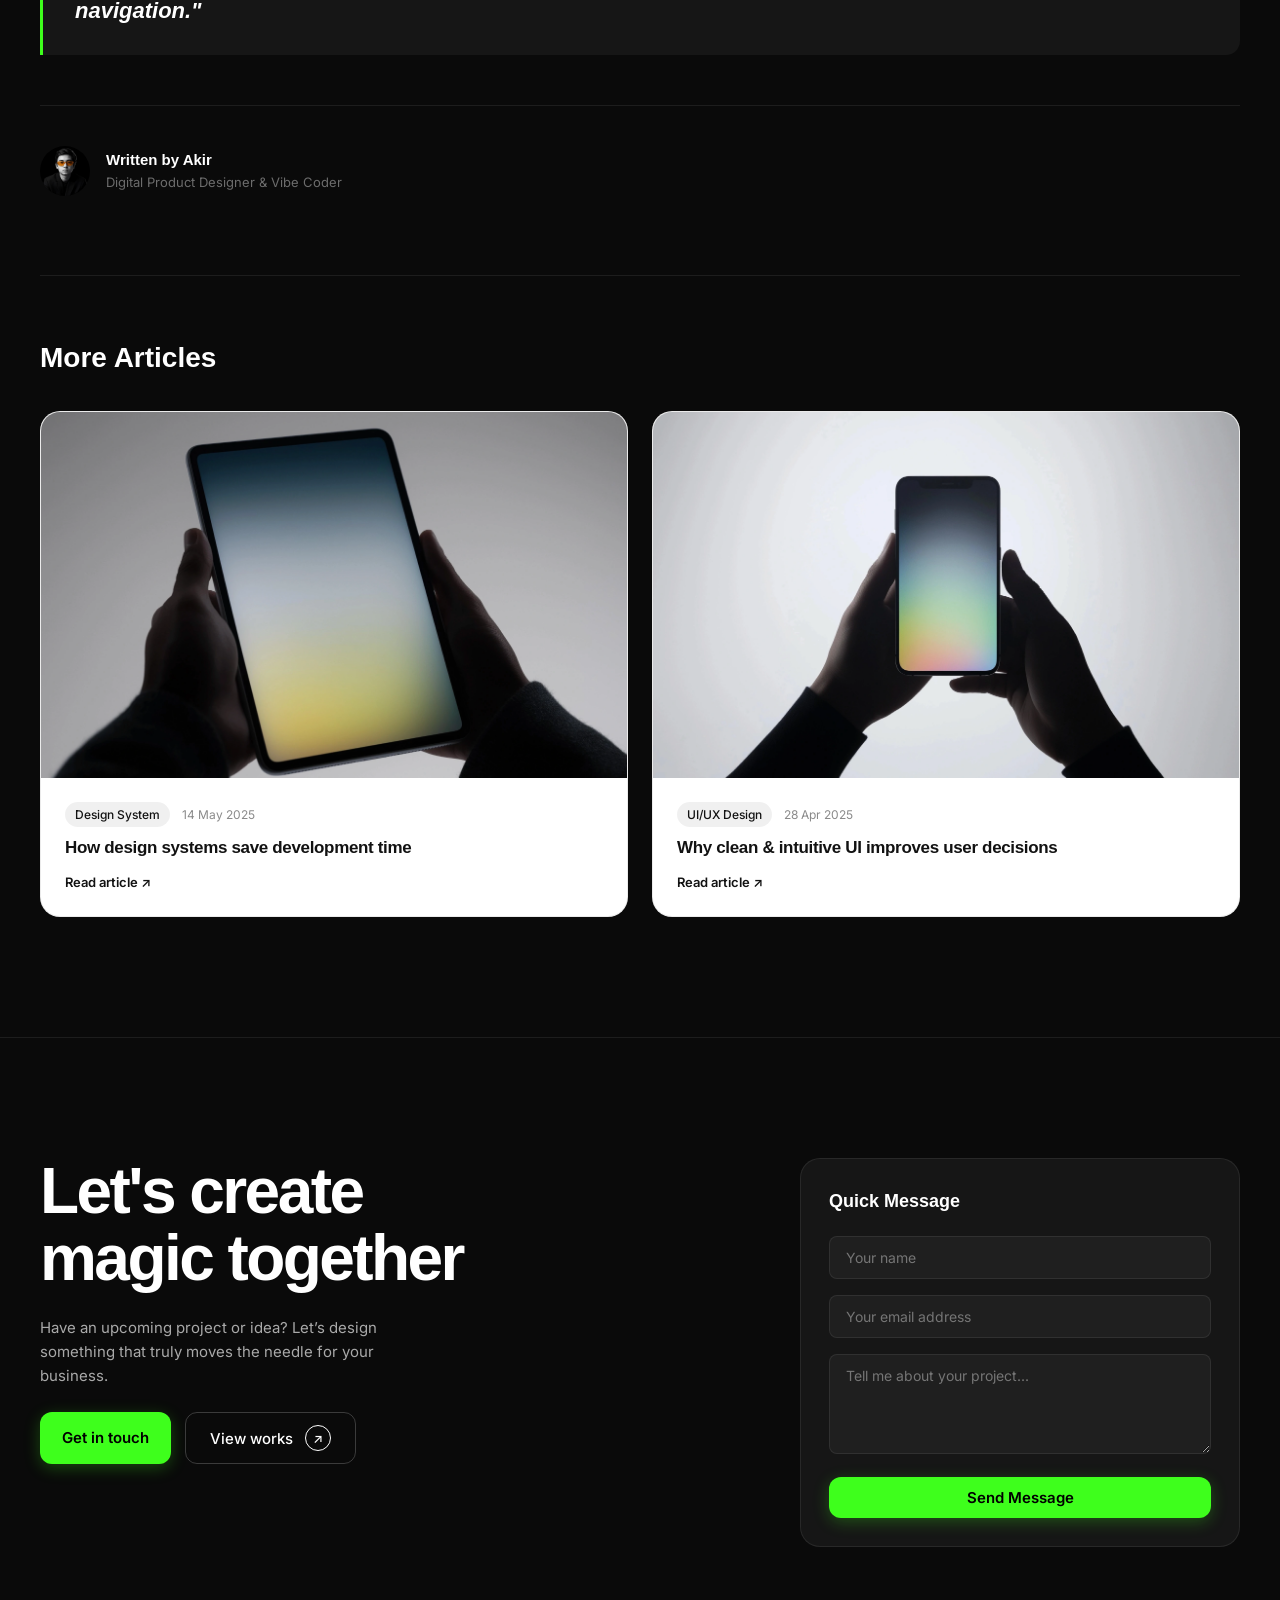
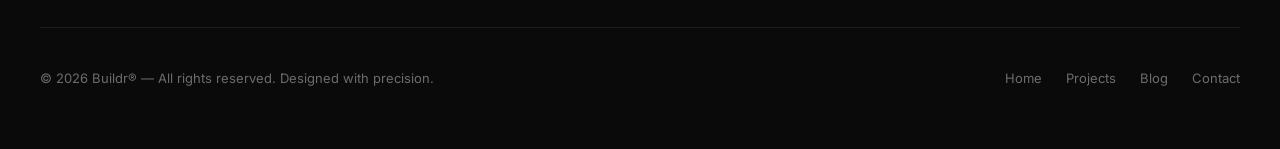
<file: blog/designing-better-webflow-projects-from-scratch.html>
<!DOCTYPE html>
<html lang="en">
<head>
  <meta charset="UTF-8">
  <meta name="viewport" content="width=device-width, initial-scale=1.0">
  <title>Designing better Framer projects from scratch — Buildr Blog · Akir</title>
  <meta name="description" content="Building production-grade Framer and no-code websites requires understanding responsive foundations, component architecture, and clean asset pipelines.">
  <link rel="icon" href="../assets/images/favicon-light.png" media="(prefers-color-scheme: light)">
  <link rel="icon" href="../assets/images/favicon-dark.png" media="(prefers-color-scheme: dark)">

  <!-- Google Fonts: Inter -->
  <link rel="preconnect" href="https://fonts.googleapis.com">
  <link rel="preconnect" href="https://fonts.gstatic.com" crossorigin>
  <link href="https://fonts.googleapis.com/css2?family=Inter:wght@300;400;500;600;700;800&display=swap" rel="stylesheet">
  
  <!-- Fontshare: Satoshi -->
  <link href="https://api.fontshare.com/v2/css?f[]=satoshi@400,500,600,700,800,900&display=swap" rel="stylesheet">

  <!-- Stylesheets -->
  <link rel="stylesheet" href="../css/tokens.css">
  <link rel="stylesheet" href="../css/base.css">
  <link rel="stylesheet" href="../css/components.css">
  <link rel="stylesheet" href="../css/animations.css">
  <link rel="stylesheet" href="../css/responsive.css">
</head>
<body>
  <!-- Desktop Decorative Side Borders -->
  <div class="v-borders"></div>

  <!-- Navbar -->
  <header class="navbar">
    <div class="navbar-inner">
      <a href="../index.html" class="nav-brand">
        <svg width="22" height="22" viewBox="0 0 24 24" fill="none" xmlns="http://www.w3.org/2000/svg">
          <path d="M7 11.5C7 7.5 10 4 14.5 4C19 4 20.5 7.5 20.5 11.5C20.5 15.5 17 19.5 12.5 19.5C8 19.5 5 16 5 12C5 8 8 5 12 4.5" stroke="#3EFF1C" stroke-width="2.6" stroke-linecap="round" stroke-linejoin="round"/>
        </svg>
        Buildr<span class="brand-reg">®</span>
      </a>
      <nav class="nav-menu">
        <a href="../projects.html" class="nav-link ">Projects</a>
        <a href="../index.html#about" class="nav-link">About me</a>
        <a href="../index.html#pricing" class="nav-link">Pricing</a>
      </nav>
      <div class="nav-cta"><a href="../contact.html" class="btn-green">Get in touch</a></div>
      <button class="nav-toggle" id="nav-toggle" aria-label="Toggle Navigation">
        <span></span>
        <span></span>
        <span></span>
      </button>
    </div>
  </header>

  <!-- Mobile Navigation Drawer -->
  <div class="mobile-drawer" id="mobile-drawer">
    <a href="../index.html" class="nav-link">Home</a>
    <a href="../projects.html" class="nav-link">Projects</a>
    <a href="../index.html#about" class="nav-link">About me</a>
    <a href="../index.html#pricing" class="nav-link">Pricing</a>
    <a href="../contact.html" class="btn-green">Let's talk</a>
  </div>

  <main style="padding-top: 180px; padding-bottom: 120px; background: var(--black);">
    <div class="container" style="max-width: 860px;">
      <!-- Article Header -->
      <div style="margin-bottom: 40px;" class="reveal">
        <div class="pre-heading dark-theme">
          <span class="dot"></span>
          <span>Framer & Tools • 10 Apr 2025 • 6 min read</span>
        </div>
        <h1 style="font-family: var(--font-display); font-size: clamp(36px, 5vw, 64px); font-weight: 800; line-height: 1.1; letter-spacing: -0.035em; color: var(--text-white); margin-bottom: 24px;">
          Designing better Framer projects from scratch
        </h1>
        <p style="font-size: 20px; line-height: 1.6; color: var(--text-muted); letter-spacing: -0.01em;">
          Building production-grade Framer and no-code websites requires understanding responsive foundations, component architecture, and clean asset pipelines.
        </p>
      </div>

      <!-- Hero Image -->
      <div class="reveal" style="width: 100%; max-height: 480px; border-radius: var(--radius-lg); overflow: hidden; margin-bottom: 60px; background: #1a1a1a;">
        <img src="../assets/images/SWWGC1c7HYWZyYEpOl31oH45MU8.webp" alt="Designing better Framer projects from scratch" style="width: 100%; height: 100%; object-fit: cover;">
      </div>

      <!-- Article Body -->
      <article class="reveal" style="margin-bottom: 80px;">
        
        <div style="margin-bottom: 40px;">
          <h3 style="font-family: var(--font-display); font-size: 24px; font-weight: 700; color: var(--text-white); margin-bottom: 14px; letter-spacing: -0.02em;">
            Responsive Foundations Before Styling
          </h3>
          <p style="font-size: 17px; line-height: 1.7; color: var(--text-muted);">
            Before adding micro-animations or custom typography, establish bulletproof breakpoint logic. Using dynamic CSS flex and grid stacks ensures your designs degrade gracefully from massive 4K ultrawides down to compact 375px mobile screens without breaking.
          </p>
        </div>

        <div style="margin-bottom: 40px;">
          <h3 style="font-family: var(--font-display); font-size: 24px; font-weight: 700; color: var(--text-white); margin-bottom: 14px; letter-spacing: -0.02em;">
            Componentize Early and Often
          </h3>
          <p style="font-size: 17px; line-height: 1.7; color: var(--text-muted);">
            Treat buttons, cards, badges, and headers as atomic components from the first hour. Establishing variants for hover, active, disabled, and mobile states early prevents hundreds of repetitive manual overrides later in the build cycle.
          </p>
        </div>

        <div style="margin-bottom: 40px;">
          <h3 style="font-family: var(--font-display); font-size: 24px; font-weight: 700; color: var(--text-white); margin-bottom: 14px; letter-spacing: -0.02em;">
            Optimizing Performance and Media
          </h3>
          <p style="font-size: 17px; line-height: 1.7; color: var(--text-muted);">
            A beautiful site that takes 6 seconds to load is a failed site. Serve modern WebP formats, declare explicit dimensions to eliminate cumulative layout shifts (CLS), and implement lazy loading on below-the-fold media.
          </p>
        </div>


        <!-- Quote Callout -->
        <blockquote style="margin: 50px 0; padding: 28px 32px; background: var(--dark-card); border-left: 3px solid var(--green); border-radius: 0 var(--radius-md) var(--radius-md) 0;">
          <p style="font-family: var(--font-display); font-size: 22px; font-weight: 600; line-height: 1.5; color: var(--text-white); font-style: italic;">
            "Great digital craftsmanship is invisible. The user simply experiences instant responsiveness and effortless navigation."
          </p>
        </blockquote>

        <div style="margin-top: 50px; padding-top: 40px; border-top: 1px solid var(--dark-border); display: flex; align-items: center; gap: 16px;">
          <img src="../assets/images/hero-portrait.jpg" alt="Akir" style="width: 50px; height: 50px; border-radius: 50%; object-fit: cover;">
          <div>
            <div style="font-family: var(--font-display); font-weight: 700; color: var(--text-white);">Written by Akir</div>
            <div style="font-size: 13px; color: var(--text-subtle);">Digital Product Designer &amp; Vibe Coder</div>
          </div>
        </div>
      </article>

      <!-- More Articles -->
      <div class="reveal" style="padding-top: 60px; border-top: 1px solid var(--dark-border);">
        <h2 style="font-family: var(--font-display); font-size: 28px; color: var(--text-white); margin-bottom: 30px;">
          More Articles
        </h2>
        <div style="display: grid; grid-template-columns: 1fr 1fr; gap: 24px;">
          
          <a href="how-design-systems-save-development-time.html" class="blog-card reveal">
            <div class="blog-img-wrap">
              <img src="../assets/images/JHy8J2xVWsDA5NRoRUS3FIgWXq0.webp" alt="How design systems save development time">
            </div>
            <div class="blog-content">
              <div class="blog-meta">
                <span class="blog-cat">Design System</span>
                <span>14 May 2025</span>
              </div>
              <h3 class="blog-title" style="font-size: 17px;">How design systems save development time</h3>
              <span class="blog-link">Read article ↗</span>
            </div>
          </a>

          <a href="why-clean-intuitive-ui-improves-user-decisions.html" class="blog-card reveal">
            <div class="blog-img-wrap">
              <img src="../assets/images/zm8feKGJHupDKbbm2uB8DTSsKI.webp" alt="Why clean & intuitive UI improves user decisions">
            </div>
            <div class="blog-content">
              <div class="blog-meta">
                <span class="blog-cat">UI/UX Design</span>
                <span>28 Apr 2025</span>
              </div>
              <h3 class="blog-title" style="font-size: 17px;">Why clean & intuitive UI improves user decisions</h3>
              <span class="blog-link">Read article ↗</span>
            </div>
          </a>

        </div>
      </div>
    </div>
  </main>

  <!-- Footer -->
  <footer class="footer">
    <div class="container">
      <div class="footer-top">
        <div class="footer-left reveal">
          <h2>Let's create<br>magic together</h2>
          <p style="color: var(--text-muted); font-size: 15px; margin-bottom: 24px; max-width: 380px;">
            Have an upcoming project or idea? Let’s design something that truly moves the needle for your business.
          </p>
          <div style="display: flex; gap: 14px;">
            <a href="../contact.html" class="btn-green">Get in touch</a>
            <a href="../projects.html" class="btn-outline">
              <span>View works</span>
              <span class="circle-arrow">↗</span>
            </a>
          </div>
        </div>

        <div class="footer-right reveal">
          <form class="footer-form" id="contact-form">
            <h3 style="font-family: var(--font-display); font-size: 18px; color: var(--text-white); margin-bottom: 4px;">Quick Message</h3>
            <div class="form-group">
              <input type="text" placeholder="Your name" required>
            </div>
            <div class="form-group">
              <input type="email" placeholder="Your email address" required>
            </div>
            <div class="form-group">
              <textarea placeholder="Tell me about your project..." rows="3" required></textarea>
            </div>
            <button type="submit" class="btn-green" style="width: 100%;">Send Message</button>
          </form>
        </div>
      </div>

      <div class="footer-bottom">
        <div>
          © 2026 Buildr® — All rights reserved. Designed with precision.
        </div>
        <div class="footer-links">
          <a href="../index.html">Home</a>
          <a href="../projects.html">Projects</a>
          <a href="../blog.html">Blog</a>
          <a href="../contact.html">Contact</a>
        </div>
      </div>
    </div>
  </footer>

  <!-- Scripts -->
  <script src="../assets/lenis.min.js"></script>
  <script src="../js/main.js"></script>
</body>
</html>
</file>
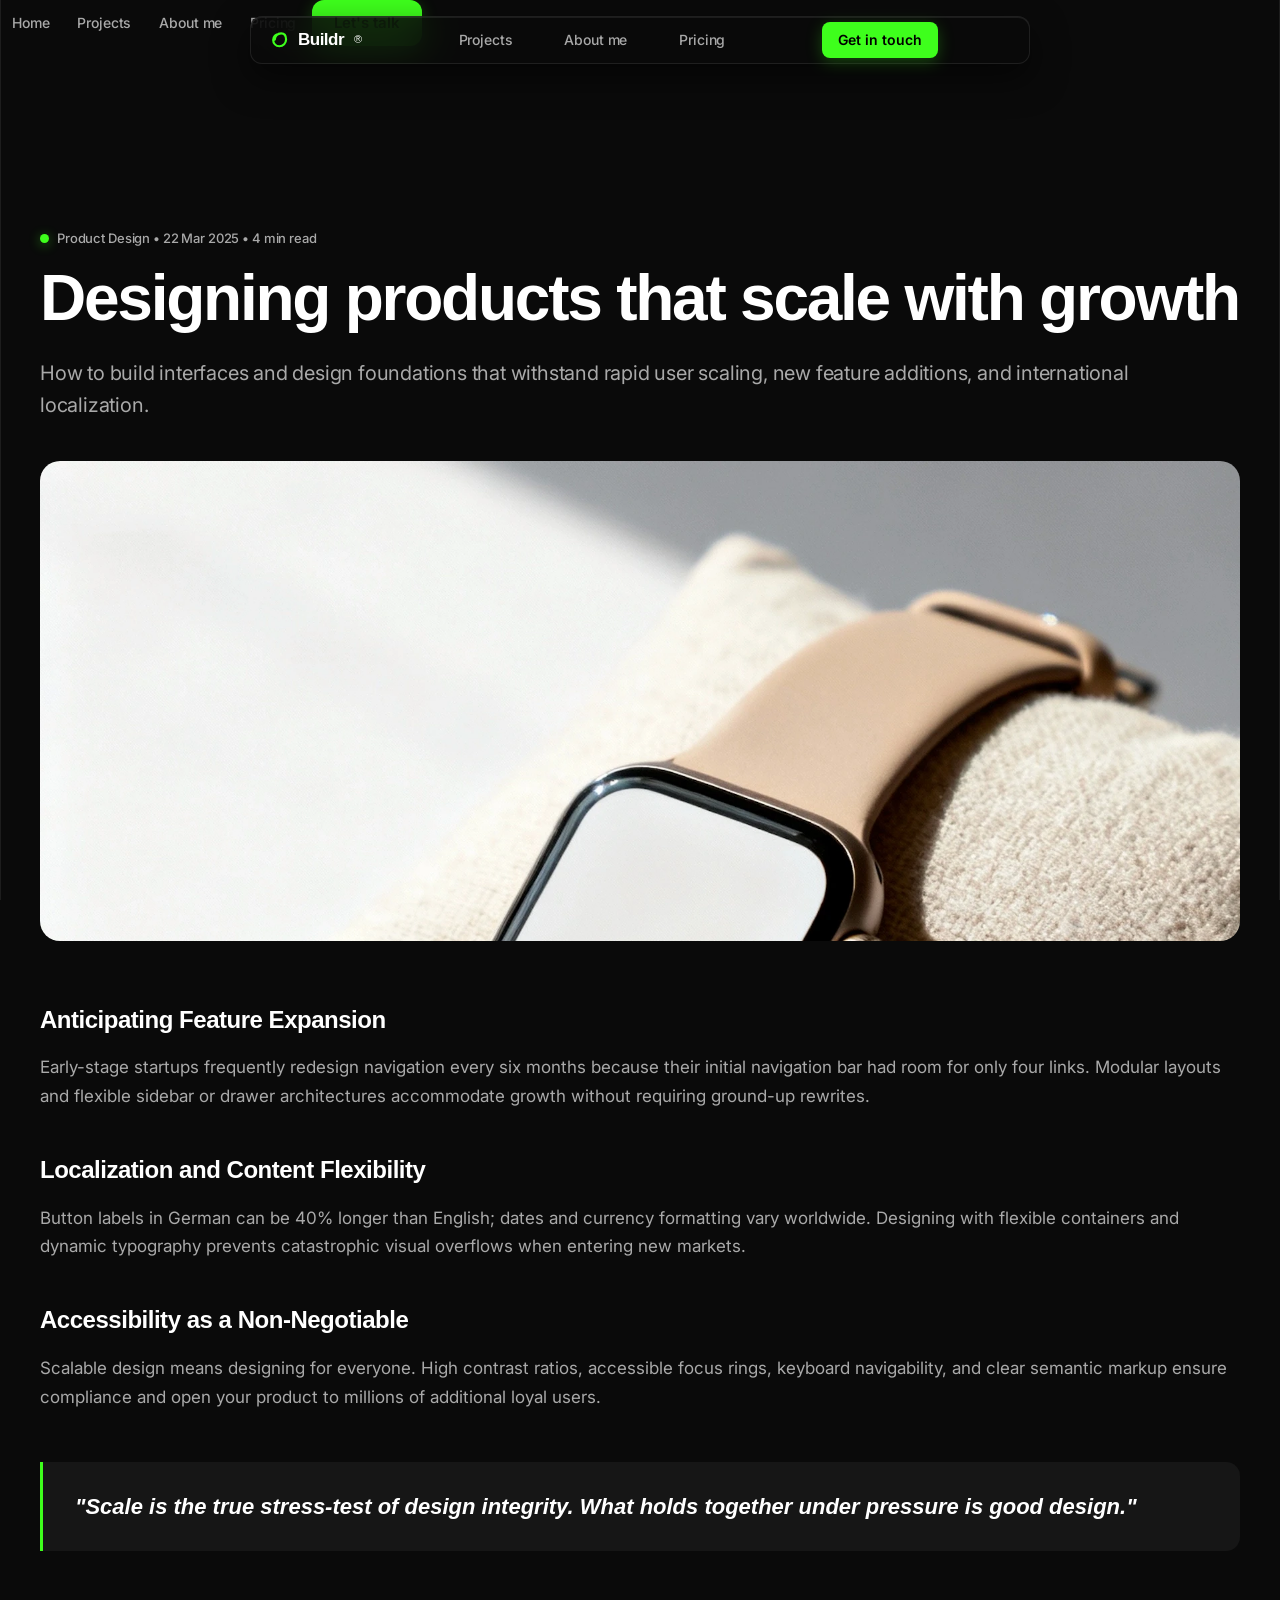
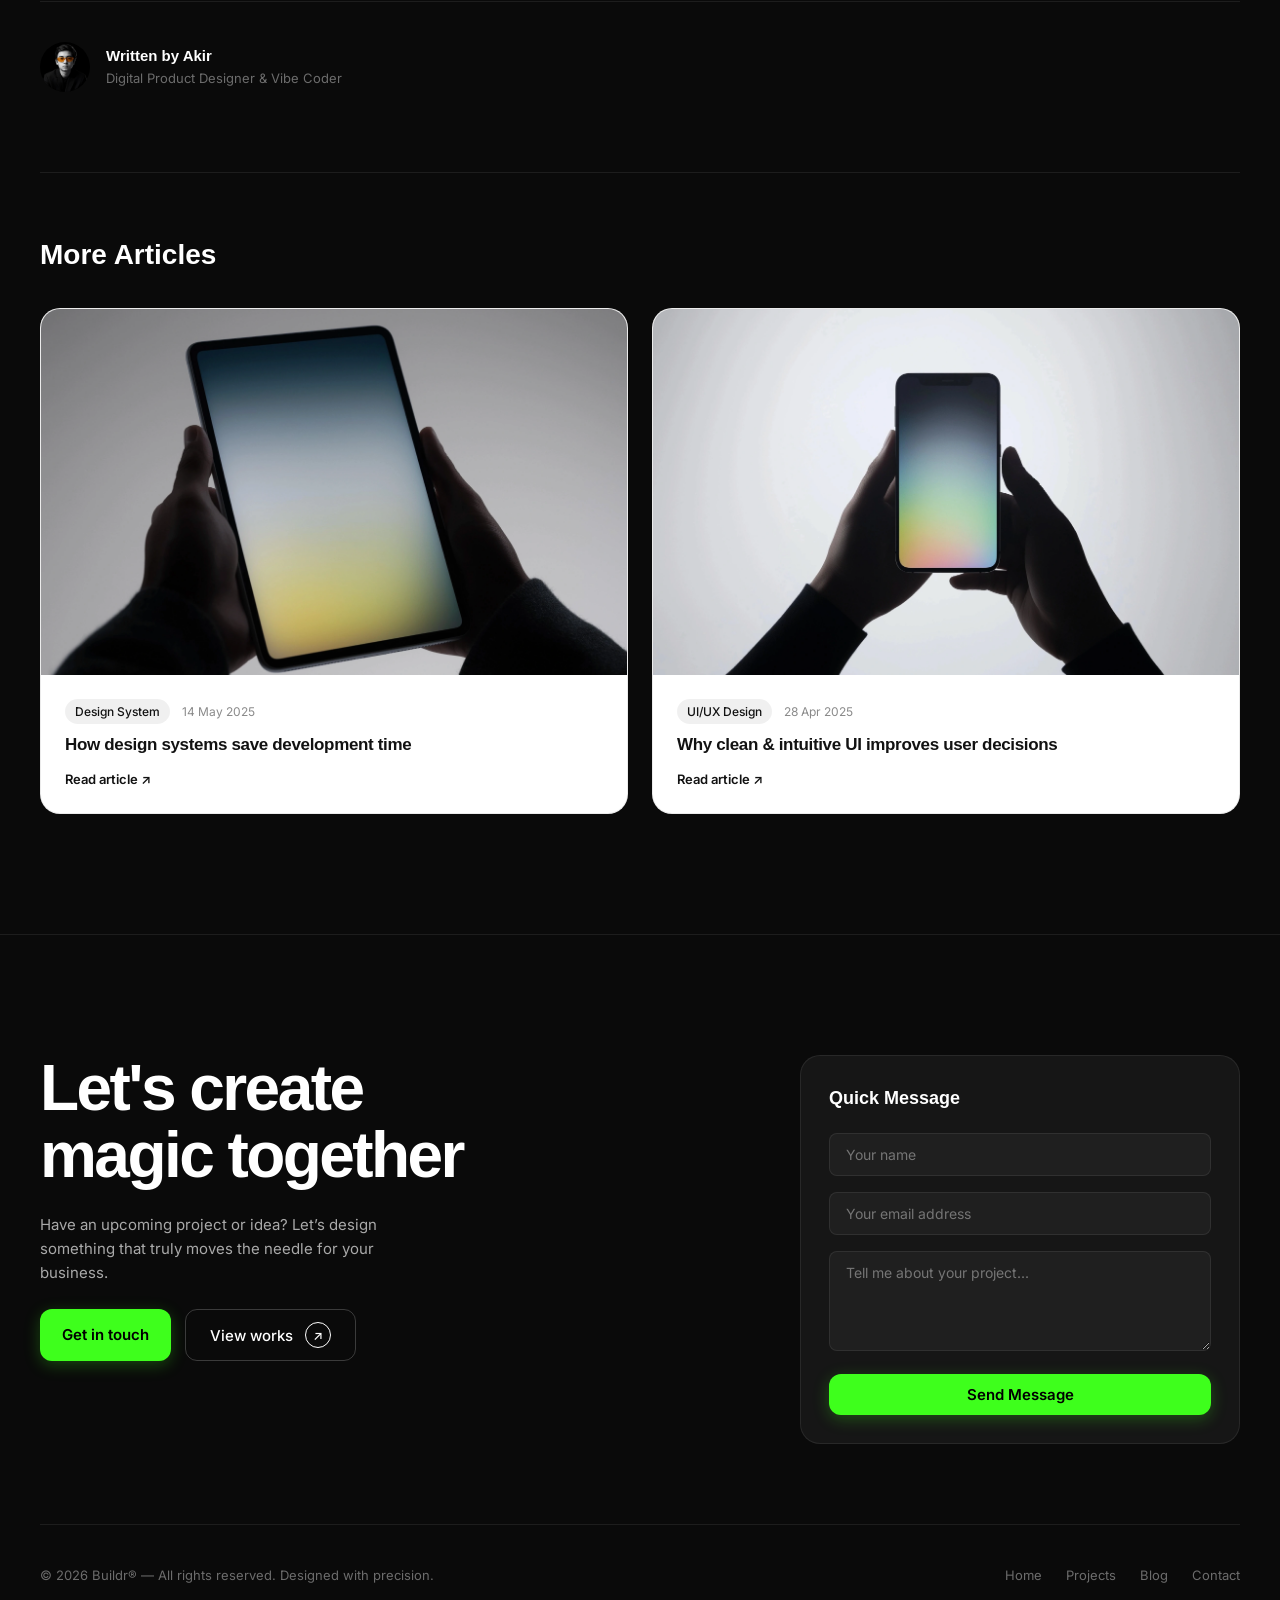
<file: blog/designing-products-that-scale-with-growth.html>
<!DOCTYPE html>
<html lang="en">
<head>
  <meta charset="UTF-8">
  <meta name="viewport" content="width=device-width, initial-scale=1.0">
  <title>Designing products that scale with growth — Buildr Blog · Akir</title>
  <meta name="description" content="How to build interfaces and design foundations that withstand rapid user scaling, new feature additions, and international localization.">
  <link rel="icon" href="../assets/images/favicon-light.png" media="(prefers-color-scheme: light)">
  <link rel="icon" href="../assets/images/favicon-dark.png" media="(prefers-color-scheme: dark)">

  <!-- Google Fonts: Inter -->
  <link rel="preconnect" href="https://fonts.googleapis.com">
  <link rel="preconnect" href="https://fonts.gstatic.com" crossorigin>
  <link href="https://fonts.googleapis.com/css2?family=Inter:wght@300;400;500;600;700;800&display=swap" rel="stylesheet">
  
  <!-- Fontshare: Satoshi -->
  <link href="https://api.fontshare.com/v2/css?f[]=satoshi@400,500,600,700,800,900&display=swap" rel="stylesheet">

  <!-- Stylesheets -->
  <link rel="stylesheet" href="../css/tokens.css">
  <link rel="stylesheet" href="../css/base.css">
  <link rel="stylesheet" href="../css/components.css">
  <link rel="stylesheet" href="../css/animations.css">
  <link rel="stylesheet" href="../css/responsive.css">
</head>
<body>
  <!-- Desktop Decorative Side Borders -->
  <div class="v-borders"></div>

  <!-- Navbar -->
  <header class="navbar">
    <div class="navbar-inner">
      <a href="../index.html" class="nav-brand">
        <svg width="22" height="22" viewBox="0 0 24 24" fill="none" xmlns="http://www.w3.org/2000/svg">
          <path d="M7 11.5C7 7.5 10 4 14.5 4C19 4 20.5 7.5 20.5 11.5C20.5 15.5 17 19.5 12.5 19.5C8 19.5 5 16 5 12C5 8 8 5 12 4.5" stroke="#3EFF1C" stroke-width="2.6" stroke-linecap="round" stroke-linejoin="round"/>
        </svg>
        Buildr<span class="brand-reg">®</span>
      </a>
      <nav class="nav-menu">
        <a href="../projects.html" class="nav-link ">Projects</a>
        <a href="../index.html#about" class="nav-link">About me</a>
        <a href="../index.html#pricing" class="nav-link">Pricing</a>
      </nav>
      <div class="nav-cta"><a href="../contact.html" class="btn-green">Get in touch</a></div>
      <button class="nav-toggle" id="nav-toggle" aria-label="Toggle Navigation">
        <span></span>
        <span></span>
        <span></span>
      </button>
    </div>
  </header>

  <!-- Mobile Navigation Drawer -->
  <div class="mobile-drawer" id="mobile-drawer">
    <a href="../index.html" class="nav-link">Home</a>
    <a href="../projects.html" class="nav-link">Projects</a>
    <a href="../index.html#about" class="nav-link">About me</a>
    <a href="../index.html#pricing" class="nav-link">Pricing</a>
    <a href="../contact.html" class="btn-green">Let's talk</a>
  </div>

  <main style="padding-top: 180px; padding-bottom: 120px; background: var(--black);">
    <div class="container" style="max-width: 860px;">
      <!-- Article Header -->
      <div style="margin-bottom: 40px;" class="reveal">
        <div class="pre-heading dark-theme">
          <span class="dot"></span>
          <span>Product Design • 22 Mar 2025 • 4 min read</span>
        </div>
        <h1 style="font-family: var(--font-display); font-size: clamp(36px, 5vw, 64px); font-weight: 800; line-height: 1.1; letter-spacing: -0.035em; color: var(--text-white); margin-bottom: 24px;">
          Designing products that scale with growth
        </h1>
        <p style="font-size: 20px; line-height: 1.6; color: var(--text-muted); letter-spacing: -0.01em;">
          How to build interfaces and design foundations that withstand rapid user scaling, new feature additions, and international localization.
        </p>
      </div>

      <!-- Hero Image -->
      <div class="reveal" style="width: 100%; max-height: 480px; border-radius: var(--radius-lg); overflow: hidden; margin-bottom: 60px; background: #1a1a1a;">
        <img src="../assets/images/LGyqHxH7lFiWrGXLzJvoptSQyw.webp" alt="Designing products that scale with growth" style="width: 100%; height: 100%; object-fit: cover;">
      </div>

      <!-- Article Body -->
      <article class="reveal" style="margin-bottom: 80px;">
        
        <div style="margin-bottom: 40px;">
          <h3 style="font-family: var(--font-display); font-size: 24px; font-weight: 700; color: var(--text-white); margin-bottom: 14px; letter-spacing: -0.02em;">
            Anticipating Feature Expansion
          </h3>
          <p style="font-size: 17px; line-height: 1.7; color: var(--text-muted);">
            Early-stage startups frequently redesign navigation every six months because their initial navigation bar had room for only four links. Modular layouts and flexible sidebar or drawer architectures accommodate growth without requiring ground-up rewrites.
          </p>
        </div>

        <div style="margin-bottom: 40px;">
          <h3 style="font-family: var(--font-display); font-size: 24px; font-weight: 700; color: var(--text-white); margin-bottom: 14px; letter-spacing: -0.02em;">
            Localization and Content Flexibility
          </h3>
          <p style="font-size: 17px; line-height: 1.7; color: var(--text-muted);">
            Button labels in German can be 40% longer than English; dates and currency formatting vary worldwide. Designing with flexible containers and dynamic typography prevents catastrophic visual overflows when entering new markets.
          </p>
        </div>

        <div style="margin-bottom: 40px;">
          <h3 style="font-family: var(--font-display); font-size: 24px; font-weight: 700; color: var(--text-white); margin-bottom: 14px; letter-spacing: -0.02em;">
            Accessibility as a Non-Negotiable
          </h3>
          <p style="font-size: 17px; line-height: 1.7; color: var(--text-muted);">
            Scalable design means designing for everyone. High contrast ratios, accessible focus rings, keyboard navigability, and clear semantic markup ensure compliance and open your product to millions of additional loyal users.
          </p>
        </div>


        <!-- Quote Callout -->
        <blockquote style="margin: 50px 0; padding: 28px 32px; background: var(--dark-card); border-left: 3px solid var(--green); border-radius: 0 var(--radius-md) var(--radius-md) 0;">
          <p style="font-family: var(--font-display); font-size: 22px; font-weight: 600; line-height: 1.5; color: var(--text-white); font-style: italic;">
            "Scale is the true stress-test of design integrity. What holds together under pressure is good design."
          </p>
        </blockquote>

        <div style="margin-top: 50px; padding-top: 40px; border-top: 1px solid var(--dark-border); display: flex; align-items: center; gap: 16px;">
          <img src="../assets/images/hero-portrait.jpg" alt="Akir" style="width: 50px; height: 50px; border-radius: 50%; object-fit: cover;">
          <div>
            <div style="font-family: var(--font-display); font-weight: 700; color: var(--text-white);">Written by Akir</div>
            <div style="font-size: 13px; color: var(--text-subtle);">Digital Product Designer &amp; Vibe Coder</div>
          </div>
        </div>
      </article>

      <!-- More Articles -->
      <div class="reveal" style="padding-top: 60px; border-top: 1px solid var(--dark-border);">
        <h2 style="font-family: var(--font-display); font-size: 28px; color: var(--text-white); margin-bottom: 30px;">
          More Articles
        </h2>
        <div style="display: grid; grid-template-columns: 1fr 1fr; gap: 24px;">
          
          <a href="how-design-systems-save-development-time.html" class="blog-card reveal">
            <div class="blog-img-wrap">
              <img src="../assets/images/JHy8J2xVWsDA5NRoRUS3FIgWXq0.webp" alt="How design systems save development time">
            </div>
            <div class="blog-content">
              <div class="blog-meta">
                <span class="blog-cat">Design System</span>
                <span>14 May 2025</span>
              </div>
              <h3 class="blog-title" style="font-size: 17px;">How design systems save development time</h3>
              <span class="blog-link">Read article ↗</span>
            </div>
          </a>

          <a href="why-clean-intuitive-ui-improves-user-decisions.html" class="blog-card reveal">
            <div class="blog-img-wrap">
              <img src="../assets/images/zm8feKGJHupDKbbm2uB8DTSsKI.webp" alt="Why clean & intuitive UI improves user decisions">
            </div>
            <div class="blog-content">
              <div class="blog-meta">
                <span class="blog-cat">UI/UX Design</span>
                <span>28 Apr 2025</span>
              </div>
              <h3 class="blog-title" style="font-size: 17px;">Why clean & intuitive UI improves user decisions</h3>
              <span class="blog-link">Read article ↗</span>
            </div>
          </a>

        </div>
      </div>
    </div>
  </main>

  <!-- Footer -->
  <footer class="footer">
    <div class="container">
      <div class="footer-top">
        <div class="footer-left reveal">
          <h2>Let's create<br>magic together</h2>
          <p style="color: var(--text-muted); font-size: 15px; margin-bottom: 24px; max-width: 380px;">
            Have an upcoming project or idea? Let’s design something that truly moves the needle for your business.
          </p>
          <div style="display: flex; gap: 14px;">
            <a href="../contact.html" class="btn-green">Get in touch</a>
            <a href="../projects.html" class="btn-outline">
              <span>View works</span>
              <span class="circle-arrow">↗</span>
            </a>
          </div>
        </div>

        <div class="footer-right reveal">
          <form class="footer-form" id="contact-form">
            <h3 style="font-family: var(--font-display); font-size: 18px; color: var(--text-white); margin-bottom: 4px;">Quick Message</h3>
            <div class="form-group">
              <input type="text" placeholder="Your name" required>
            </div>
            <div class="form-group">
              <input type="email" placeholder="Your email address" required>
            </div>
            <div class="form-group">
              <textarea placeholder="Tell me about your project..." rows="3" required></textarea>
            </div>
            <button type="submit" class="btn-green" style="width: 100%;">Send Message</button>
          </form>
        </div>
      </div>

      <div class="footer-bottom">
        <div>
          © 2026 Buildr® — All rights reserved. Designed with precision.
        </div>
        <div class="footer-links">
          <a href="../index.html">Home</a>
          <a href="../projects.html">Projects</a>
          <a href="../blog.html">Blog</a>
          <a href="../contact.html">Contact</a>
        </div>
      </div>
    </div>
  </footer>

  <!-- Scripts -->
  <script src="../assets/lenis.min.js"></script>
  <script src="../js/main.js"></script>
</body>
</html>
</file>
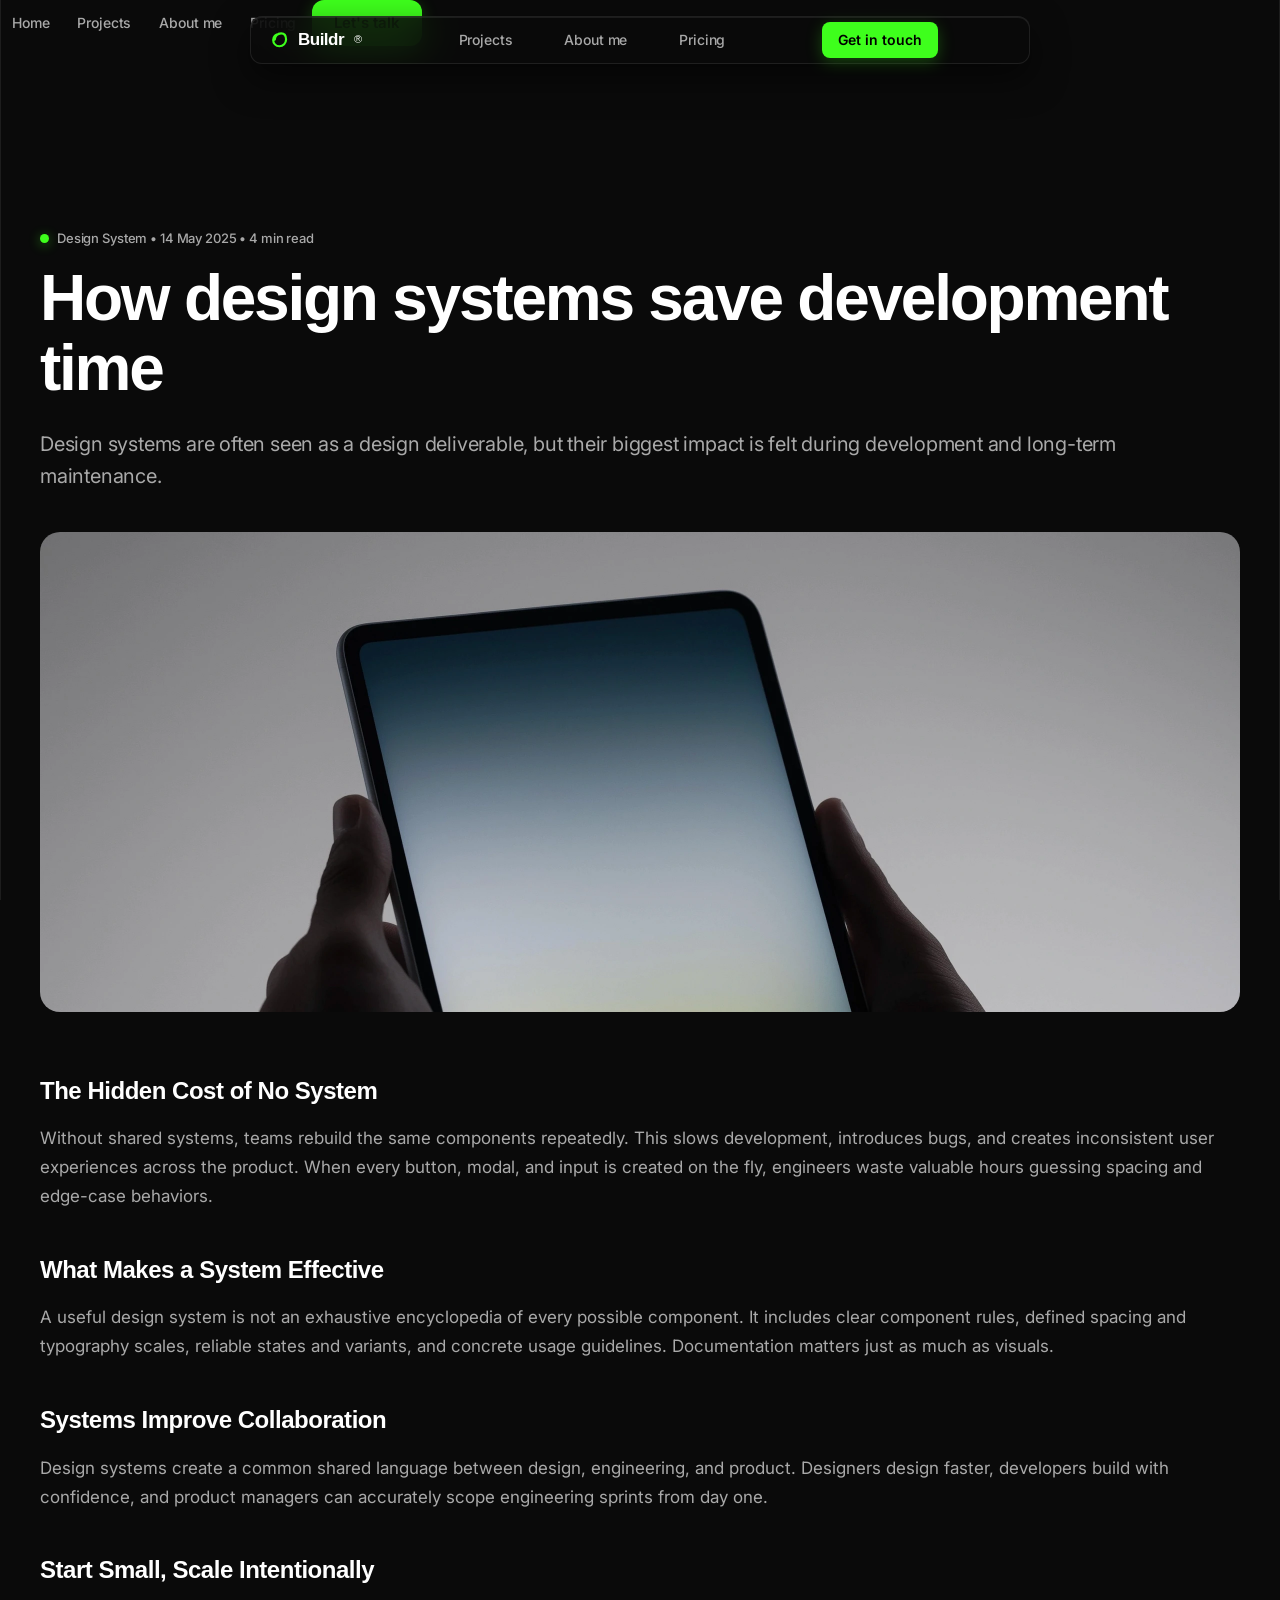
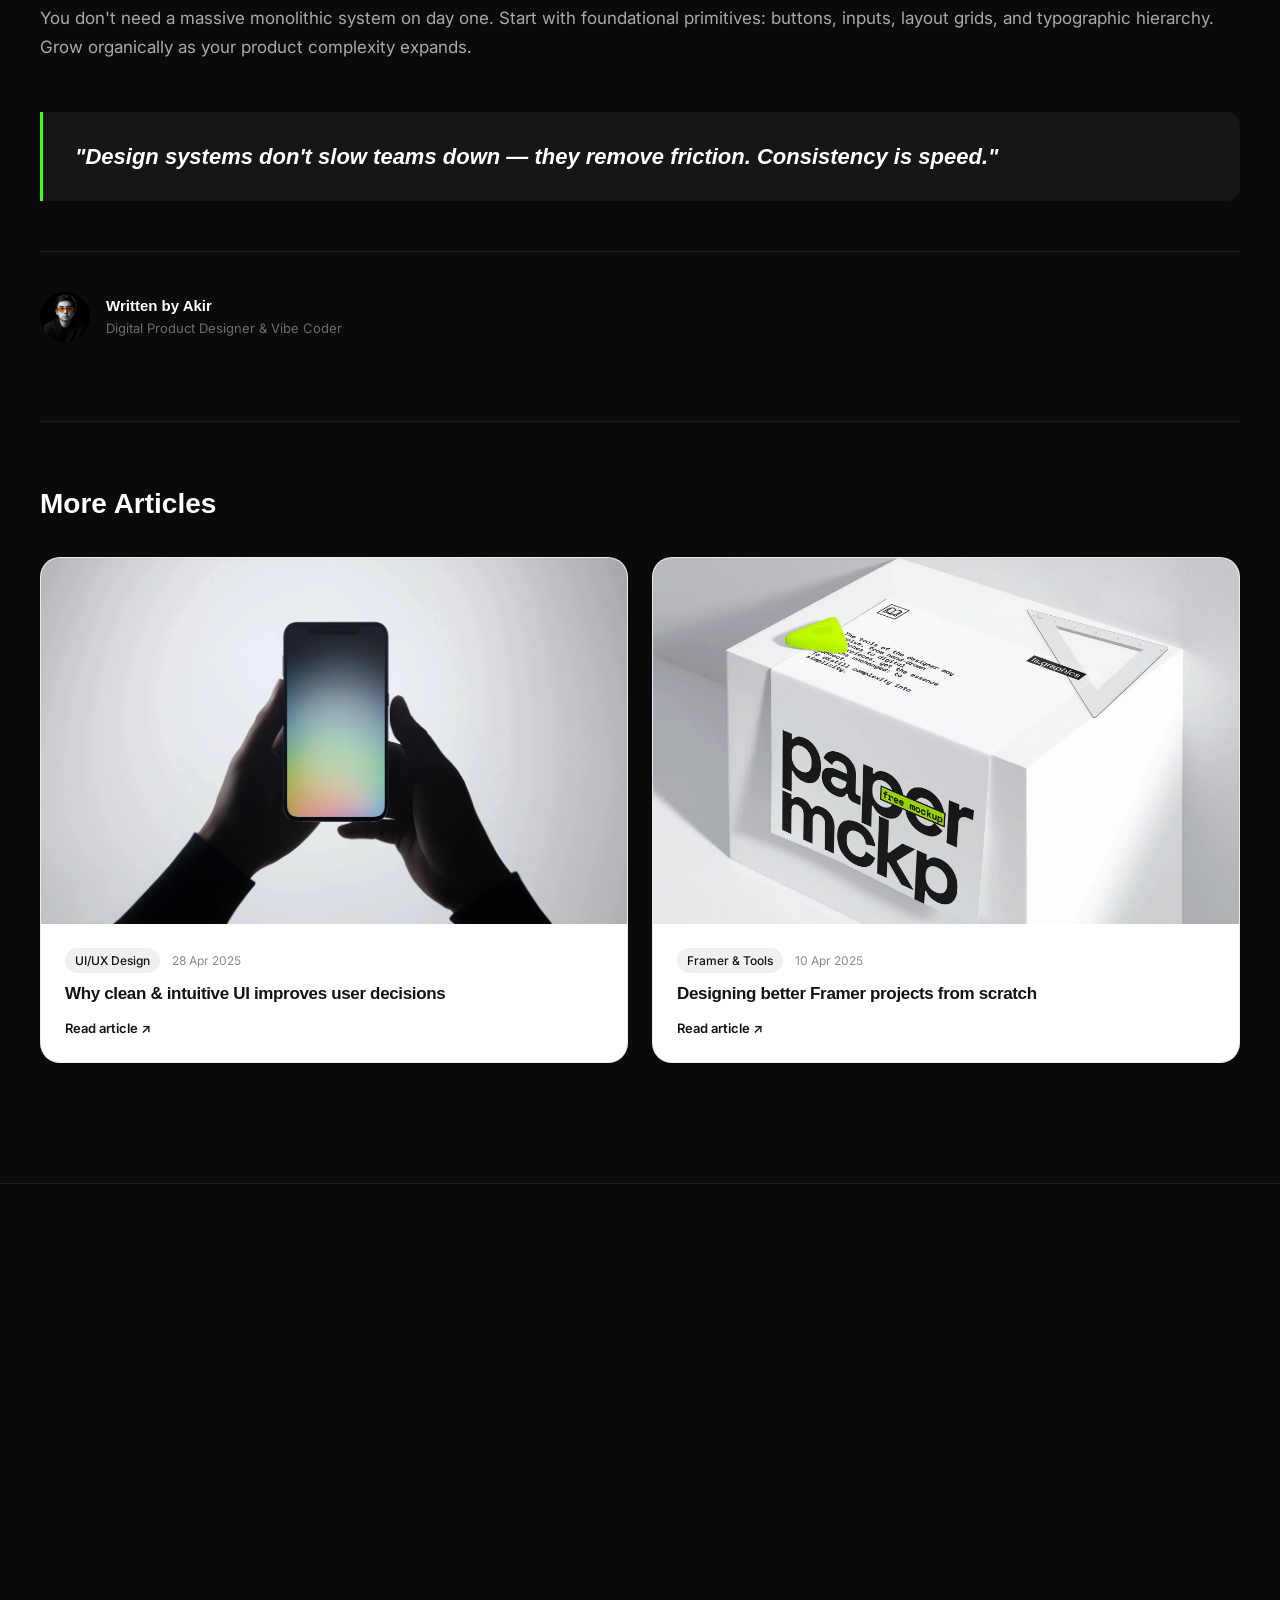
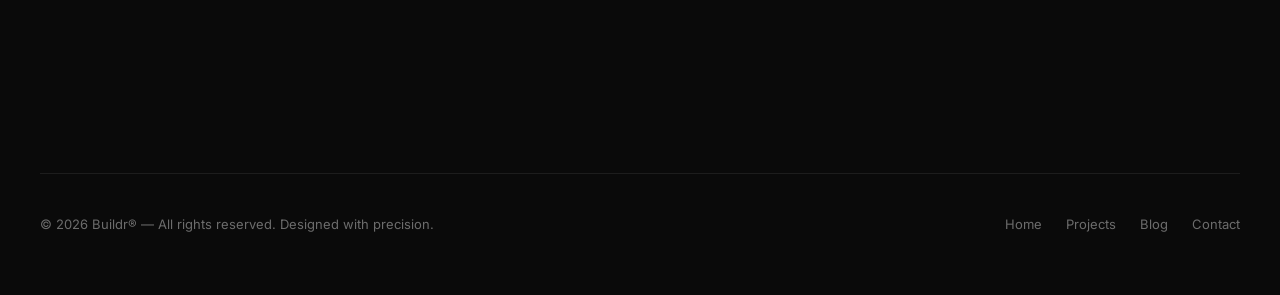
<file: blog/how-design-systems-save-development-time.html>
<!DOCTYPE html>
<html lang="en">
<head>
  <meta charset="UTF-8">
  <meta name="viewport" content="width=device-width, initial-scale=1.0">
  <title>How design systems save development time — Buildr Blog · Akir</title>
  <meta name="description" content="Design systems are often seen as a design deliverable, but their biggest impact is felt during development and long-term maintenance.">
  <link rel="icon" href="../assets/images/favicon-light.png" media="(prefers-color-scheme: light)">
  <link rel="icon" href="../assets/images/favicon-dark.png" media="(prefers-color-scheme: dark)">

  <!-- Google Fonts: Inter -->
  <link rel="preconnect" href="https://fonts.googleapis.com">
  <link rel="preconnect" href="https://fonts.gstatic.com" crossorigin>
  <link href="https://fonts.googleapis.com/css2?family=Inter:wght@300;400;500;600;700;800&display=swap" rel="stylesheet">
  
  <!-- Fontshare: Satoshi -->
  <link href="https://api.fontshare.com/v2/css?f[]=satoshi@400,500,600,700,800,900&display=swap" rel="stylesheet">

  <!-- Stylesheets -->
  <link rel="stylesheet" href="../css/tokens.css">
  <link rel="stylesheet" href="../css/base.css">
  <link rel="stylesheet" href="../css/components.css">
  <link rel="stylesheet" href="../css/animations.css">
  <link rel="stylesheet" href="../css/responsive.css">
</head>
<body>
  <!-- Desktop Decorative Side Borders -->
  <div class="v-borders"></div>

  <!-- Navbar -->
  <header class="navbar">
    <div class="navbar-inner">
      <a href="../index.html" class="nav-brand">
        <svg width="22" height="22" viewBox="0 0 24 24" fill="none" xmlns="http://www.w3.org/2000/svg">
          <path d="M7 11.5C7 7.5 10 4 14.5 4C19 4 20.5 7.5 20.5 11.5C20.5 15.5 17 19.5 12.5 19.5C8 19.5 5 16 5 12C5 8 8 5 12 4.5" stroke="#3EFF1C" stroke-width="2.6" stroke-linecap="round" stroke-linejoin="round"/>
        </svg>
        Buildr<span class="brand-reg">®</span>
      </a>
      <nav class="nav-menu">
        <a href="../projects.html" class="nav-link ">Projects</a>
        <a href="../index.html#about" class="nav-link">About me</a>
        <a href="../index.html#pricing" class="nav-link">Pricing</a>
      </nav>
      <div class="nav-cta"><a href="../contact.html" class="btn-green">Get in touch</a></div>
      <button class="nav-toggle" id="nav-toggle" aria-label="Toggle Navigation">
        <span></span>
        <span></span>
        <span></span>
      </button>
    </div>
  </header>

  <!-- Mobile Navigation Drawer -->
  <div class="mobile-drawer" id="mobile-drawer">
    <a href="../index.html" class="nav-link">Home</a>
    <a href="../projects.html" class="nav-link">Projects</a>
    <a href="../index.html#about" class="nav-link">About me</a>
    <a href="../index.html#pricing" class="nav-link">Pricing</a>
    <a href="../contact.html" class="btn-green">Let's talk</a>
  </div>

  <main style="padding-top: 180px; padding-bottom: 120px; background: var(--black);">
    <div class="container" style="max-width: 860px;">
      <!-- Article Header -->
      <div style="margin-bottom: 40px;" class="reveal">
        <div class="pre-heading dark-theme">
          <span class="dot"></span>
          <span>Design System • 14 May 2025 • 4 min read</span>
        </div>
        <h1 style="font-family: var(--font-display); font-size: clamp(36px, 5vw, 64px); font-weight: 800; line-height: 1.1; letter-spacing: -0.035em; color: var(--text-white); margin-bottom: 24px;">
          How design systems save development time
        </h1>
        <p style="font-size: 20px; line-height: 1.6; color: var(--text-muted); letter-spacing: -0.01em;">
          Design systems are often seen as a design deliverable, but their biggest impact is felt during development and long-term maintenance.
        </p>
      </div>

      <!-- Hero Image -->
      <div class="reveal" style="width: 100%; max-height: 480px; border-radius: var(--radius-lg); overflow: hidden; margin-bottom: 60px; background: #1a1a1a;">
        <img src="../assets/images/JHy8J2xVWsDA5NRoRUS3FIgWXq0.webp" alt="How design systems save development time" style="width: 100%; height: 100%; object-fit: cover;">
      </div>

      <!-- Article Body -->
      <article class="reveal" style="margin-bottom: 80px;">
        
        <div style="margin-bottom: 40px;">
          <h3 style="font-family: var(--font-display); font-size: 24px; font-weight: 700; color: var(--text-white); margin-bottom: 14px; letter-spacing: -0.02em;">
            The Hidden Cost of No System
          </h3>
          <p style="font-size: 17px; line-height: 1.7; color: var(--text-muted);">
            Without shared systems, teams rebuild the same components repeatedly. This slows development, introduces bugs, and creates inconsistent user experiences across the product. When every button, modal, and input is created on the fly, engineers waste valuable hours guessing spacing and edge-case behaviors.
          </p>
        </div>

        <div style="margin-bottom: 40px;">
          <h3 style="font-family: var(--font-display); font-size: 24px; font-weight: 700; color: var(--text-white); margin-bottom: 14px; letter-spacing: -0.02em;">
            What Makes a System Effective
          </h3>
          <p style="font-size: 17px; line-height: 1.7; color: var(--text-muted);">
            A useful design system is not an exhaustive encyclopedia of every possible component. It includes clear component rules, defined spacing and typography scales, reliable states and variants, and concrete usage guidelines. Documentation matters just as much as visuals.
          </p>
        </div>

        <div style="margin-bottom: 40px;">
          <h3 style="font-family: var(--font-display); font-size: 24px; font-weight: 700; color: var(--text-white); margin-bottom: 14px; letter-spacing: -0.02em;">
            Systems Improve Collaboration
          </h3>
          <p style="font-size: 17px; line-height: 1.7; color: var(--text-muted);">
            Design systems create a common shared language between design, engineering, and product. Designers design faster, developers build with confidence, and product managers can accurately scope engineering sprints from day one.
          </p>
        </div>

        <div style="margin-bottom: 40px;">
          <h3 style="font-family: var(--font-display); font-size: 24px; font-weight: 700; color: var(--text-white); margin-bottom: 14px; letter-spacing: -0.02em;">
            Start Small, Scale Intentionally
          </h3>
          <p style="font-size: 17px; line-height: 1.7; color: var(--text-muted);">
            You don't need a massive monolithic system on day one. Start with foundational primitives: buttons, inputs, layout grids, and typographic hierarchy. Grow organically as your product complexity expands.
          </p>
        </div>


        <!-- Quote Callout -->
        <blockquote style="margin: 50px 0; padding: 28px 32px; background: var(--dark-card); border-left: 3px solid var(--green); border-radius: 0 var(--radius-md) var(--radius-md) 0;">
          <p style="font-family: var(--font-display); font-size: 22px; font-weight: 600; line-height: 1.5; color: var(--text-white); font-style: italic;">
            "Design systems don't slow teams down — they remove friction. Consistency is speed."
          </p>
        </blockquote>

        <div style="margin-top: 50px; padding-top: 40px; border-top: 1px solid var(--dark-border); display: flex; align-items: center; gap: 16px;">
          <img src="../assets/images/hero-portrait.jpg" alt="Akir" style="width: 50px; height: 50px; border-radius: 50%; object-fit: cover;">
          <div>
            <div style="font-family: var(--font-display); font-weight: 700; color: var(--text-white);">Written by Akir</div>
            <div style="font-size: 13px; color: var(--text-subtle);">Digital Product Designer &amp; Vibe Coder</div>
          </div>
        </div>
      </article>

      <!-- More Articles -->
      <div class="reveal" style="padding-top: 60px; border-top: 1px solid var(--dark-border);">
        <h2 style="font-family: var(--font-display); font-size: 28px; color: var(--text-white); margin-bottom: 30px;">
          More Articles
        </h2>
        <div style="display: grid; grid-template-columns: 1fr 1fr; gap: 24px;">
          
          <a href="why-clean-intuitive-ui-improves-user-decisions.html" class="blog-card reveal">
            <div class="blog-img-wrap">
              <img src="../assets/images/zm8feKGJHupDKbbm2uB8DTSsKI.webp" alt="Why clean & intuitive UI improves user decisions">
            </div>
            <div class="blog-content">
              <div class="blog-meta">
                <span class="blog-cat">UI/UX Design</span>
                <span>28 Apr 2025</span>
              </div>
              <h3 class="blog-title" style="font-size: 17px;">Why clean & intuitive UI improves user decisions</h3>
              <span class="blog-link">Read article ↗</span>
            </div>
          </a>

          <a href="designing-better-webflow-projects-from-scratch.html" class="blog-card reveal">
            <div class="blog-img-wrap">
              <img src="../assets/images/SWWGC1c7HYWZyYEpOl31oH45MU8.webp" alt="Designing better Framer projects from scratch">
            </div>
            <div class="blog-content">
              <div class="blog-meta">
                <span class="blog-cat">Framer & Tools</span>
                <span>10 Apr 2025</span>
              </div>
              <h3 class="blog-title" style="font-size: 17px;">Designing better Framer projects from scratch</h3>
              <span class="blog-link">Read article ↗</span>
            </div>
          </a>

        </div>
      </div>
    </div>
  </main>

  <!-- Footer -->
  <footer class="footer">
    <div class="container">
      <div class="footer-top">
        <div class="footer-left reveal">
          <h2>Let's create<br>magic together</h2>
          <p style="color: var(--text-muted); font-size: 15px; margin-bottom: 24px; max-width: 380px;">
            Have an upcoming project or idea? Let’s design something that truly moves the needle for your business.
          </p>
          <div style="display: flex; gap: 14px;">
            <a href="../contact.html" class="btn-green">Get in touch</a>
            <a href="../projects.html" class="btn-outline">
              <span>View works</span>
              <span class="circle-arrow">↗</span>
            </a>
          </div>
        </div>

        <div class="footer-right reveal">
          <form class="footer-form" id="contact-form">
            <h3 style="font-family: var(--font-display); font-size: 18px; color: var(--text-white); margin-bottom: 4px;">Quick Message</h3>
            <div class="form-group">
              <input type="text" placeholder="Your name" required>
            </div>
            <div class="form-group">
              <input type="email" placeholder="Your email address" required>
            </div>
            <div class="form-group">
              <textarea placeholder="Tell me about your project..." rows="3" required></textarea>
            </div>
            <button type="submit" class="btn-green" style="width: 100%;">Send Message</button>
          </form>
        </div>
      </div>

      <div class="footer-bottom">
        <div>
          © 2026 Buildr® — All rights reserved. Designed with precision.
        </div>
        <div class="footer-links">
          <a href="../index.html">Home</a>
          <a href="../projects.html">Projects</a>
          <a href="../blog.html">Blog</a>
          <a href="../contact.html">Contact</a>
        </div>
      </div>
    </div>
  </footer>

  <!-- Scripts -->
  <script src="../assets/lenis.min.js"></script>
  <script src="../js/main.js"></script>
</body>
</html>
</file>
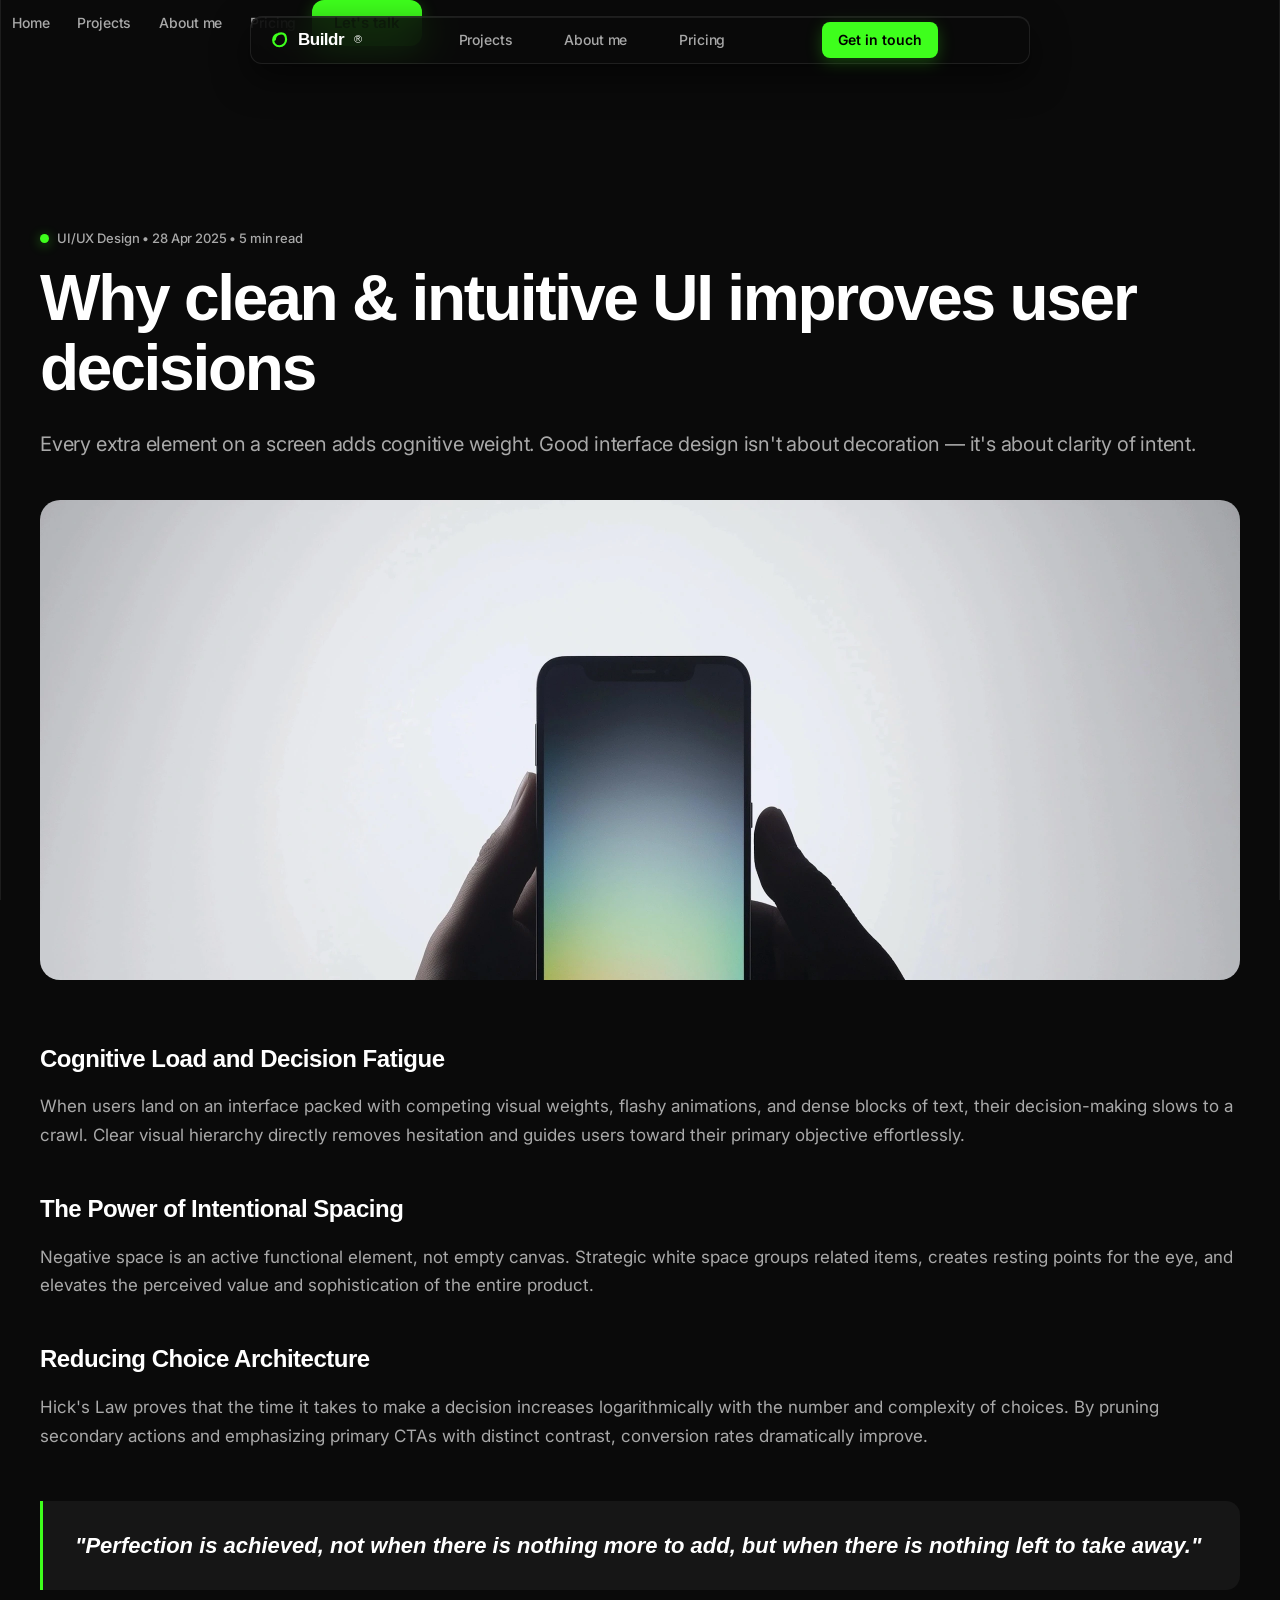
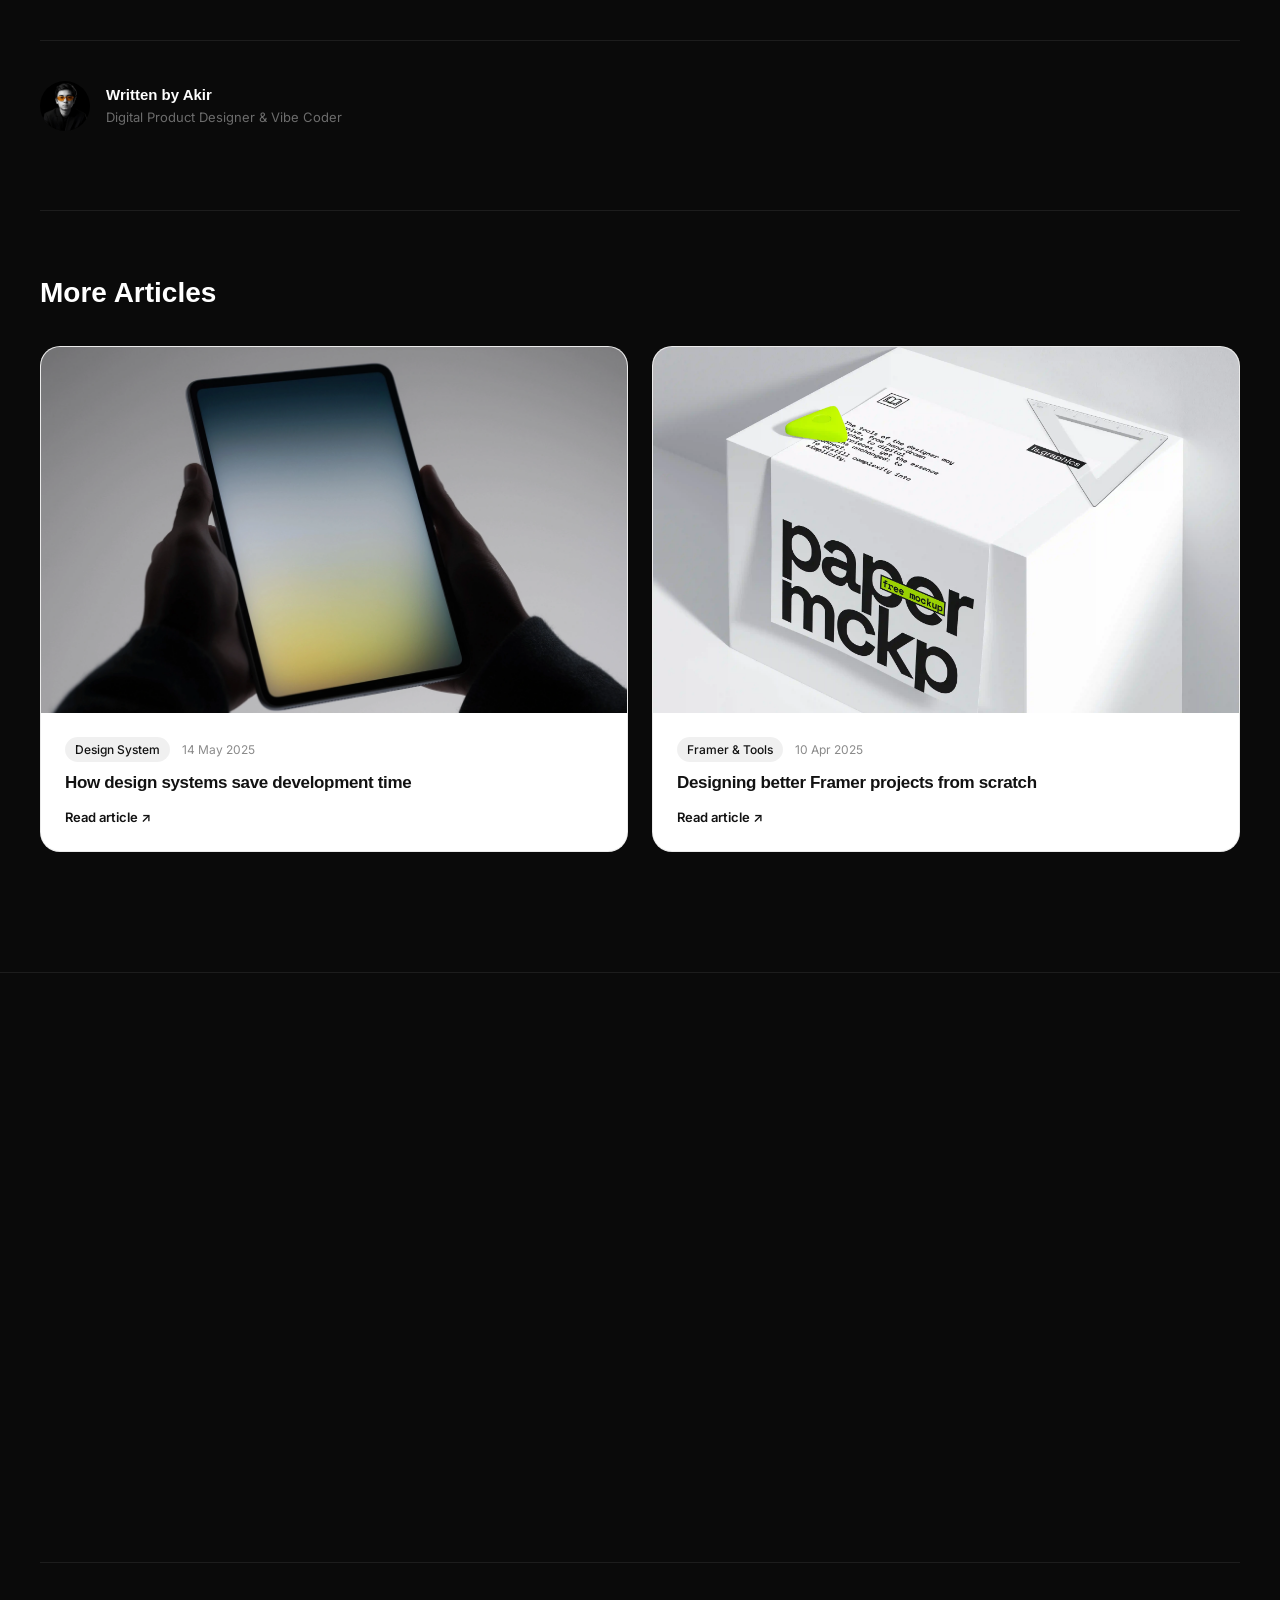
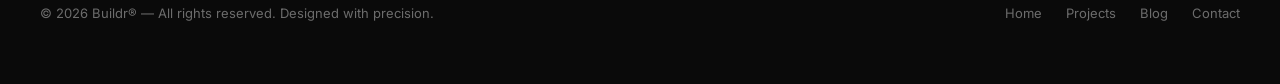
<file: blog/why-clean-intuitive-ui-improves-user-decisions.html>
<!DOCTYPE html>
<html lang="en">
<head>
  <meta charset="UTF-8">
  <meta name="viewport" content="width=device-width, initial-scale=1.0">
  <title>Why clean & intuitive UI improves user decisions — Buildr Blog · Akir</title>
  <meta name="description" content="Every extra element on a screen adds cognitive weight. Good interface design isn't about decoration — it's about clarity of intent.">
  <link rel="icon" href="../assets/images/favicon-light.png" media="(prefers-color-scheme: light)">
  <link rel="icon" href="../assets/images/favicon-dark.png" media="(prefers-color-scheme: dark)">

  <!-- Google Fonts: Inter -->
  <link rel="preconnect" href="https://fonts.googleapis.com">
  <link rel="preconnect" href="https://fonts.gstatic.com" crossorigin>
  <link href="https://fonts.googleapis.com/css2?family=Inter:wght@300;400;500;600;700;800&display=swap" rel="stylesheet">
  
  <!-- Fontshare: Satoshi -->
  <link href="https://api.fontshare.com/v2/css?f[]=satoshi@400,500,600,700,800,900&display=swap" rel="stylesheet">

  <!-- Stylesheets -->
  <link rel="stylesheet" href="../css/tokens.css">
  <link rel="stylesheet" href="../css/base.css">
  <link rel="stylesheet" href="../css/components.css">
  <link rel="stylesheet" href="../css/animations.css">
  <link rel="stylesheet" href="../css/responsive.css">
</head>
<body>
  <!-- Desktop Decorative Side Borders -->
  <div class="v-borders"></div>

  <!-- Navbar -->
  <header class="navbar">
    <div class="navbar-inner">
      <a href="../index.html" class="nav-brand">
        <svg width="22" height="22" viewBox="0 0 24 24" fill="none" xmlns="http://www.w3.org/2000/svg">
          <path d="M7 11.5C7 7.5 10 4 14.5 4C19 4 20.5 7.5 20.5 11.5C20.5 15.5 17 19.5 12.5 19.5C8 19.5 5 16 5 12C5 8 8 5 12 4.5" stroke="#3EFF1C" stroke-width="2.6" stroke-linecap="round" stroke-linejoin="round"/>
        </svg>
        Buildr<span class="brand-reg">®</span>
      </a>
      <nav class="nav-menu">
        <a href="../projects.html" class="nav-link ">Projects</a>
        <a href="../index.html#about" class="nav-link">About me</a>
        <a href="../index.html#pricing" class="nav-link">Pricing</a>
      </nav>
      <div class="nav-cta"><a href="../contact.html" class="btn-green">Get in touch</a></div>
      <button class="nav-toggle" id="nav-toggle" aria-label="Toggle Navigation">
        <span></span>
        <span></span>
        <span></span>
      </button>
    </div>
  </header>

  <!-- Mobile Navigation Drawer -->
  <div class="mobile-drawer" id="mobile-drawer">
    <a href="../index.html" class="nav-link">Home</a>
    <a href="../projects.html" class="nav-link">Projects</a>
    <a href="../index.html#about" class="nav-link">About me</a>
    <a href="../index.html#pricing" class="nav-link">Pricing</a>
    <a href="../contact.html" class="btn-green">Let's talk</a>
  </div>

  <main style="padding-top: 180px; padding-bottom: 120px; background: var(--black);">
    <div class="container" style="max-width: 860px;">
      <!-- Article Header -->
      <div style="margin-bottom: 40px;" class="reveal">
        <div class="pre-heading dark-theme">
          <span class="dot"></span>
          <span>UI/UX Design • 28 Apr 2025 • 5 min read</span>
        </div>
        <h1 style="font-family: var(--font-display); font-size: clamp(36px, 5vw, 64px); font-weight: 800; line-height: 1.1; letter-spacing: -0.035em; color: var(--text-white); margin-bottom: 24px;">
          Why clean & intuitive UI improves user decisions
        </h1>
        <p style="font-size: 20px; line-height: 1.6; color: var(--text-muted); letter-spacing: -0.01em;">
          Every extra element on a screen adds cognitive weight. Good interface design isn't about decoration — it's about clarity of intent.
        </p>
      </div>

      <!-- Hero Image -->
      <div class="reveal" style="width: 100%; max-height: 480px; border-radius: var(--radius-lg); overflow: hidden; margin-bottom: 60px; background: #1a1a1a;">
        <img src="../assets/images/zm8feKGJHupDKbbm2uB8DTSsKI.webp" alt="Why clean & intuitive UI improves user decisions" style="width: 100%; height: 100%; object-fit: cover;">
      </div>

      <!-- Article Body -->
      <article class="reveal" style="margin-bottom: 80px;">
        
        <div style="margin-bottom: 40px;">
          <h3 style="font-family: var(--font-display); font-size: 24px; font-weight: 700; color: var(--text-white); margin-bottom: 14px; letter-spacing: -0.02em;">
            Cognitive Load and Decision Fatigue
          </h3>
          <p style="font-size: 17px; line-height: 1.7; color: var(--text-muted);">
            When users land on an interface packed with competing visual weights, flashy animations, and dense blocks of text, their decision-making slows to a crawl. Clear visual hierarchy directly removes hesitation and guides users toward their primary objective effortlessly.
          </p>
        </div>

        <div style="margin-bottom: 40px;">
          <h3 style="font-family: var(--font-display); font-size: 24px; font-weight: 700; color: var(--text-white); margin-bottom: 14px; letter-spacing: -0.02em;">
            The Power of Intentional Spacing
          </h3>
          <p style="font-size: 17px; line-height: 1.7; color: var(--text-muted);">
            Negative space is an active functional element, not empty canvas. Strategic white space groups related items, creates resting points for the eye, and elevates the perceived value and sophistication of the entire product.
          </p>
        </div>

        <div style="margin-bottom: 40px;">
          <h3 style="font-family: var(--font-display); font-size: 24px; font-weight: 700; color: var(--text-white); margin-bottom: 14px; letter-spacing: -0.02em;">
            Reducing Choice Architecture
          </h3>
          <p style="font-size: 17px; line-height: 1.7; color: var(--text-muted);">
            Hick's Law proves that the time it takes to make a decision increases logarithmically with the number and complexity of choices. By pruning secondary actions and emphasizing primary CTAs with distinct contrast, conversion rates dramatically improve.
          </p>
        </div>


        <!-- Quote Callout -->
        <blockquote style="margin: 50px 0; padding: 28px 32px; background: var(--dark-card); border-left: 3px solid var(--green); border-radius: 0 var(--radius-md) var(--radius-md) 0;">
          <p style="font-family: var(--font-display); font-size: 22px; font-weight: 600; line-height: 1.5; color: var(--text-white); font-style: italic;">
            "Perfection is achieved, not when there is nothing more to add, but when there is nothing left to take away."
          </p>
        </blockquote>

        <div style="margin-top: 50px; padding-top: 40px; border-top: 1px solid var(--dark-border); display: flex; align-items: center; gap: 16px;">
          <img src="../assets/images/hero-portrait.jpg" alt="Akir" style="width: 50px; height: 50px; border-radius: 50%; object-fit: cover;">
          <div>
            <div style="font-family: var(--font-display); font-weight: 700; color: var(--text-white);">Written by Akir</div>
            <div style="font-size: 13px; color: var(--text-subtle);">Digital Product Designer &amp; Vibe Coder</div>
          </div>
        </div>
      </article>

      <!-- More Articles -->
      <div class="reveal" style="padding-top: 60px; border-top: 1px solid var(--dark-border);">
        <h2 style="font-family: var(--font-display); font-size: 28px; color: var(--text-white); margin-bottom: 30px;">
          More Articles
        </h2>
        <div style="display: grid; grid-template-columns: 1fr 1fr; gap: 24px;">
          
          <a href="how-design-systems-save-development-time.html" class="blog-card reveal">
            <div class="blog-img-wrap">
              <img src="../assets/images/JHy8J2xVWsDA5NRoRUS3FIgWXq0.webp" alt="How design systems save development time">
            </div>
            <div class="blog-content">
              <div class="blog-meta">
                <span class="blog-cat">Design System</span>
                <span>14 May 2025</span>
              </div>
              <h3 class="blog-title" style="font-size: 17px;">How design systems save development time</h3>
              <span class="blog-link">Read article ↗</span>
            </div>
          </a>

          <a href="designing-better-webflow-projects-from-scratch.html" class="blog-card reveal">
            <div class="blog-img-wrap">
              <img src="../assets/images/SWWGC1c7HYWZyYEpOl31oH45MU8.webp" alt="Designing better Framer projects from scratch">
            </div>
            <div class="blog-content">
              <div class="blog-meta">
                <span class="blog-cat">Framer & Tools</span>
                <span>10 Apr 2025</span>
              </div>
              <h3 class="blog-title" style="font-size: 17px;">Designing better Framer projects from scratch</h3>
              <span class="blog-link">Read article ↗</span>
            </div>
          </a>

        </div>
      </div>
    </div>
  </main>

  <!-- Footer -->
  <footer class="footer">
    <div class="container">
      <div class="footer-top">
        <div class="footer-left reveal">
          <h2>Let's create<br>magic together</h2>
          <p style="color: var(--text-muted); font-size: 15px; margin-bottom: 24px; max-width: 380px;">
            Have an upcoming project or idea? Let’s design something that truly moves the needle for your business.
          </p>
          <div style="display: flex; gap: 14px;">
            <a href="../contact.html" class="btn-green">Get in touch</a>
            <a href="../projects.html" class="btn-outline">
              <span>View works</span>
              <span class="circle-arrow">↗</span>
            </a>
          </div>
        </div>

        <div class="footer-right reveal">
          <form class="footer-form" id="contact-form">
            <h3 style="font-family: var(--font-display); font-size: 18px; color: var(--text-white); margin-bottom: 4px;">Quick Message</h3>
            <div class="form-group">
              <input type="text" placeholder="Your name" required>
            </div>
            <div class="form-group">
              <input type="email" placeholder="Your email address" required>
            </div>
            <div class="form-group">
              <textarea placeholder="Tell me about your project..." rows="3" required></textarea>
            </div>
            <button type="submit" class="btn-green" style="width: 100%;">Send Message</button>
          </form>
        </div>
      </div>

      <div class="footer-bottom">
        <div>
          © 2026 Buildr® — All rights reserved. Designed with precision.
        </div>
        <div class="footer-links">
          <a href="../index.html">Home</a>
          <a href="../projects.html">Projects</a>
          <a href="../blog.html">Blog</a>
          <a href="../contact.html">Contact</a>
        </div>
      </div>
    </div>
  </footer>

  <!-- Scripts -->
  <script src="../assets/lenis.min.js"></script>
  <script src="../js/main.js"></script>
</body>
</html>
</file>
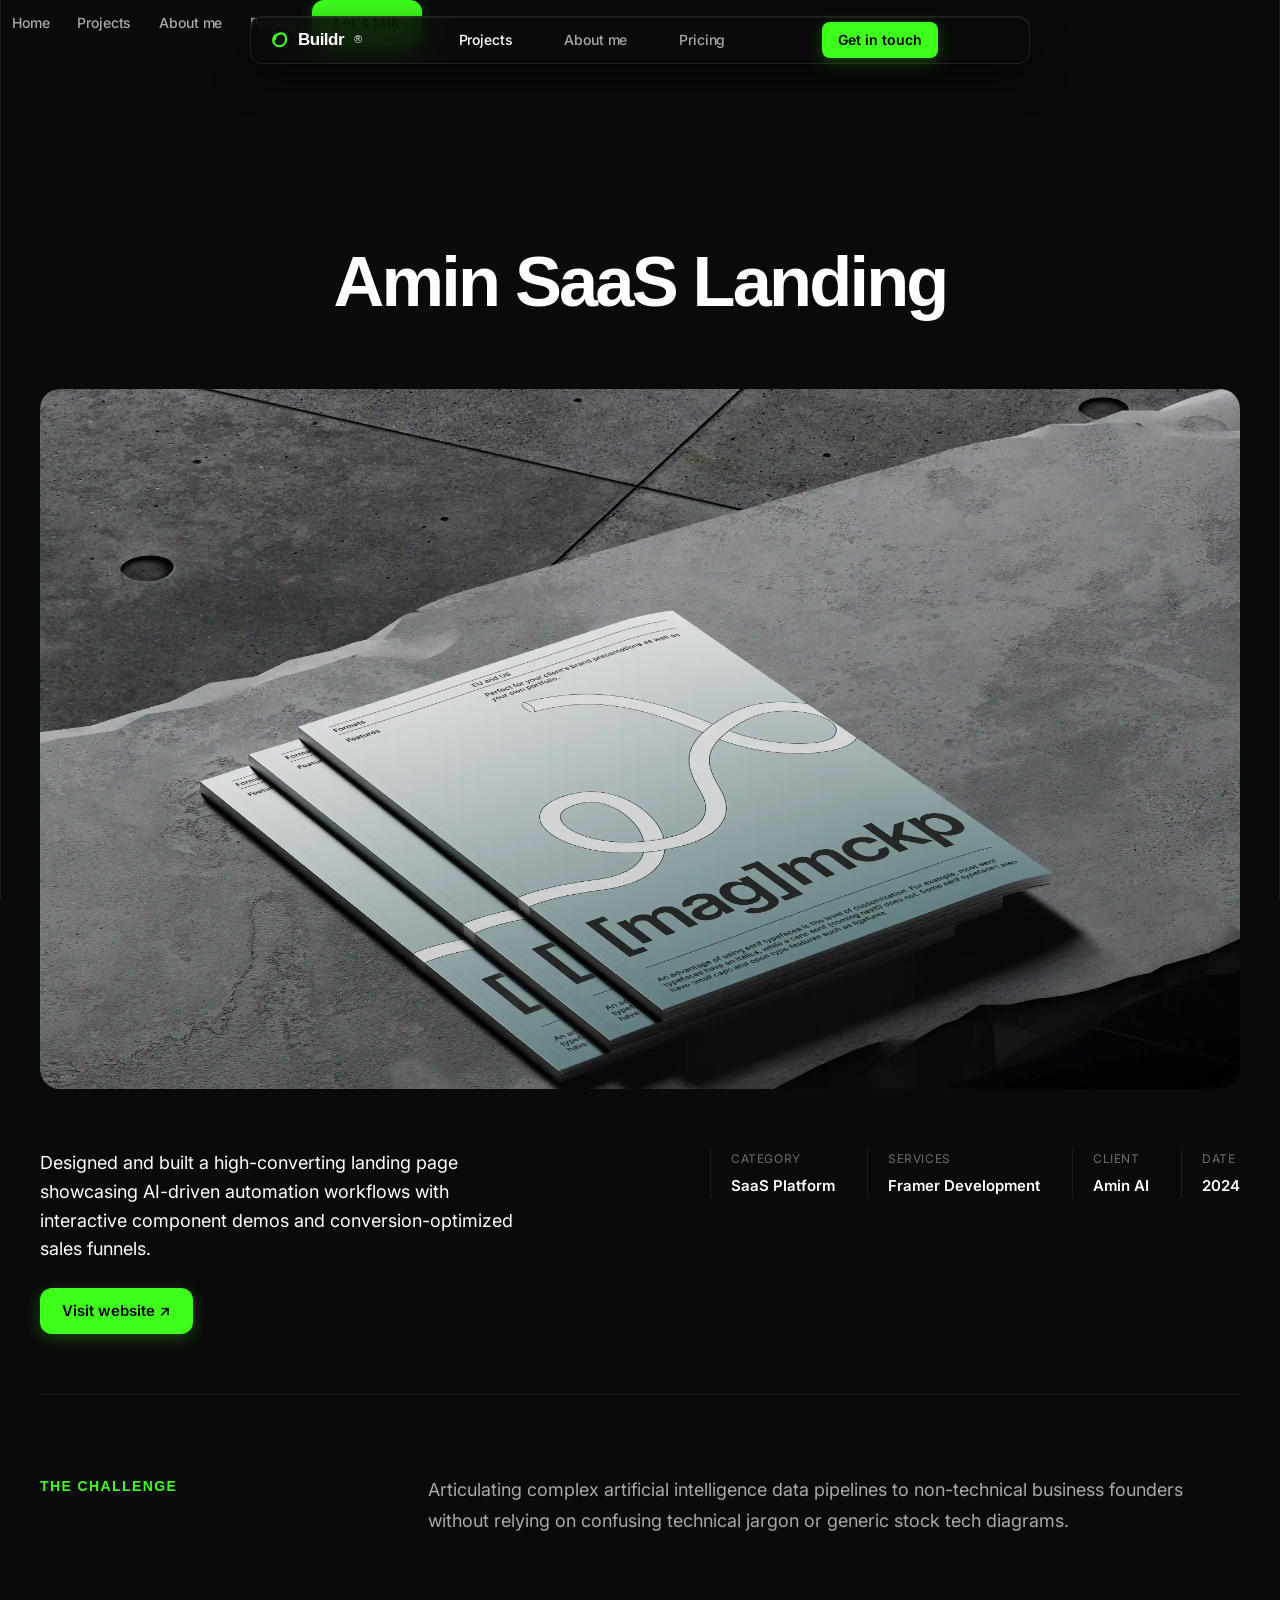
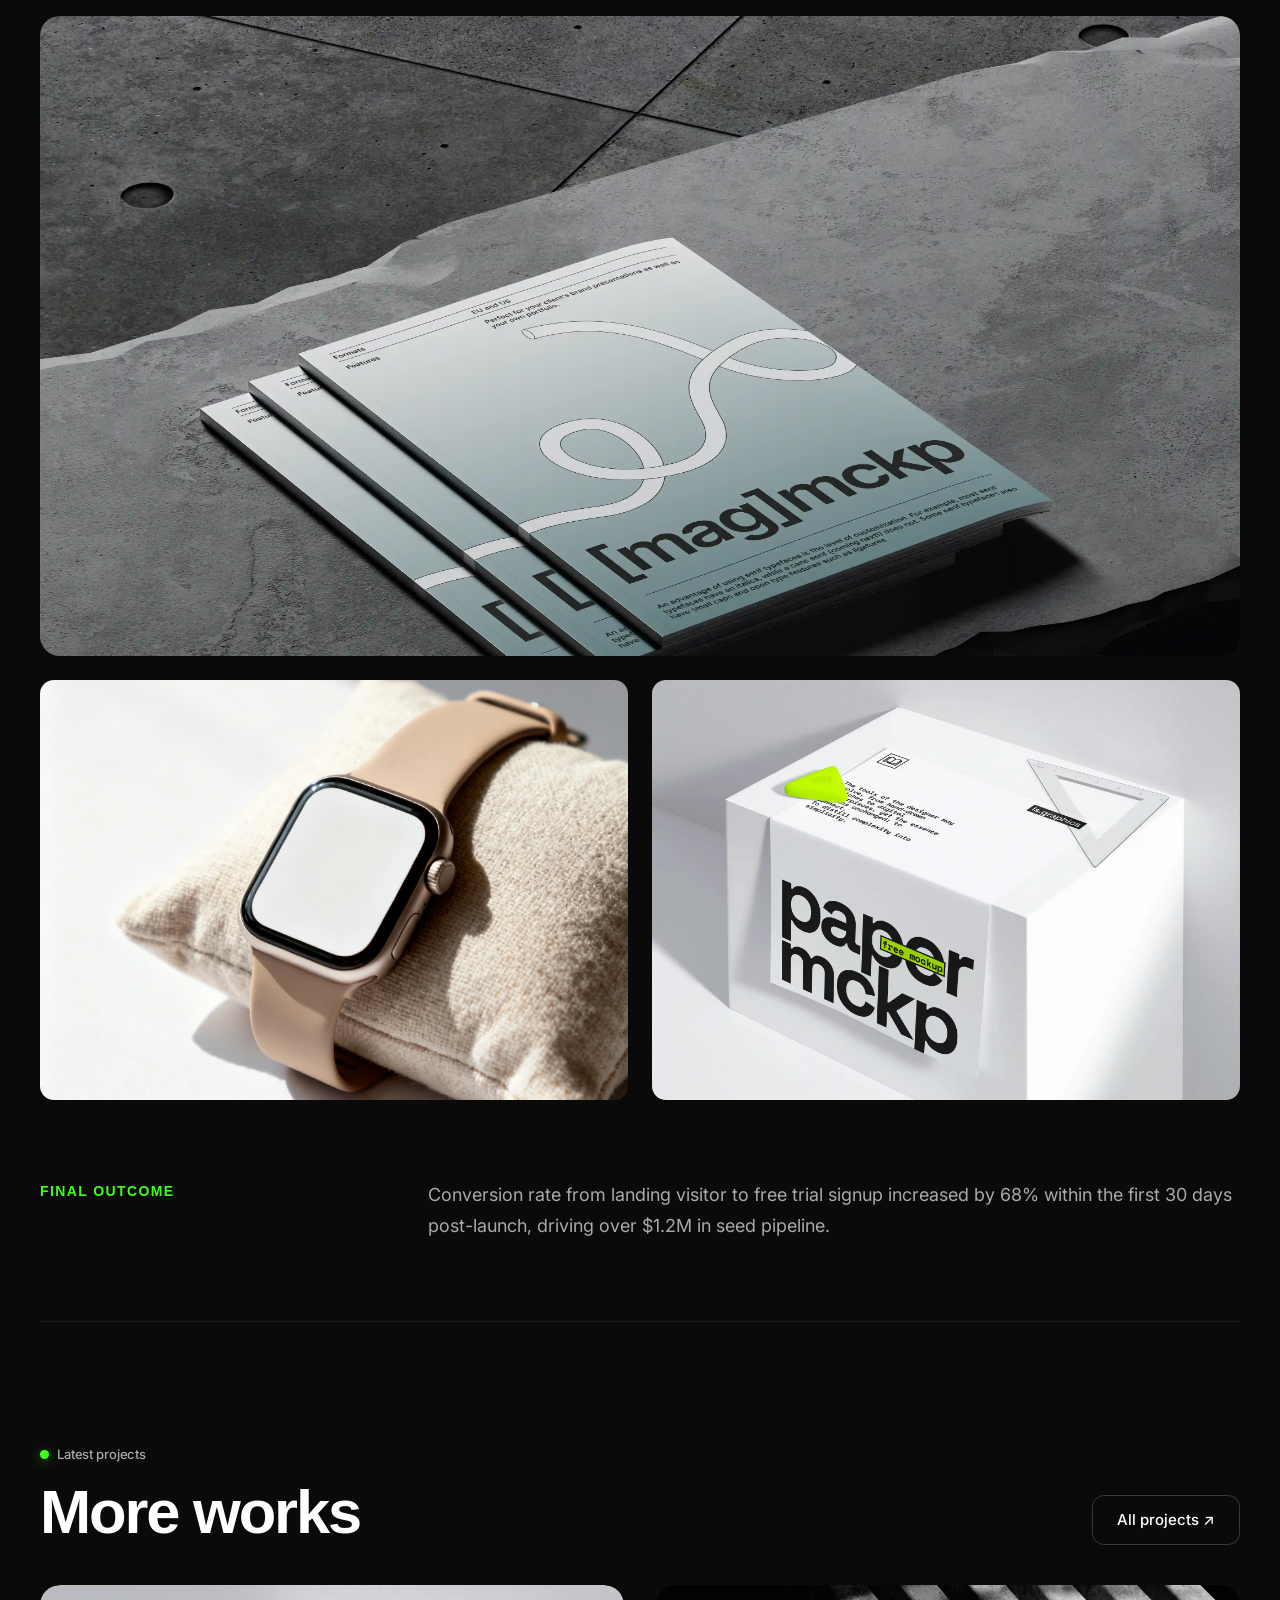
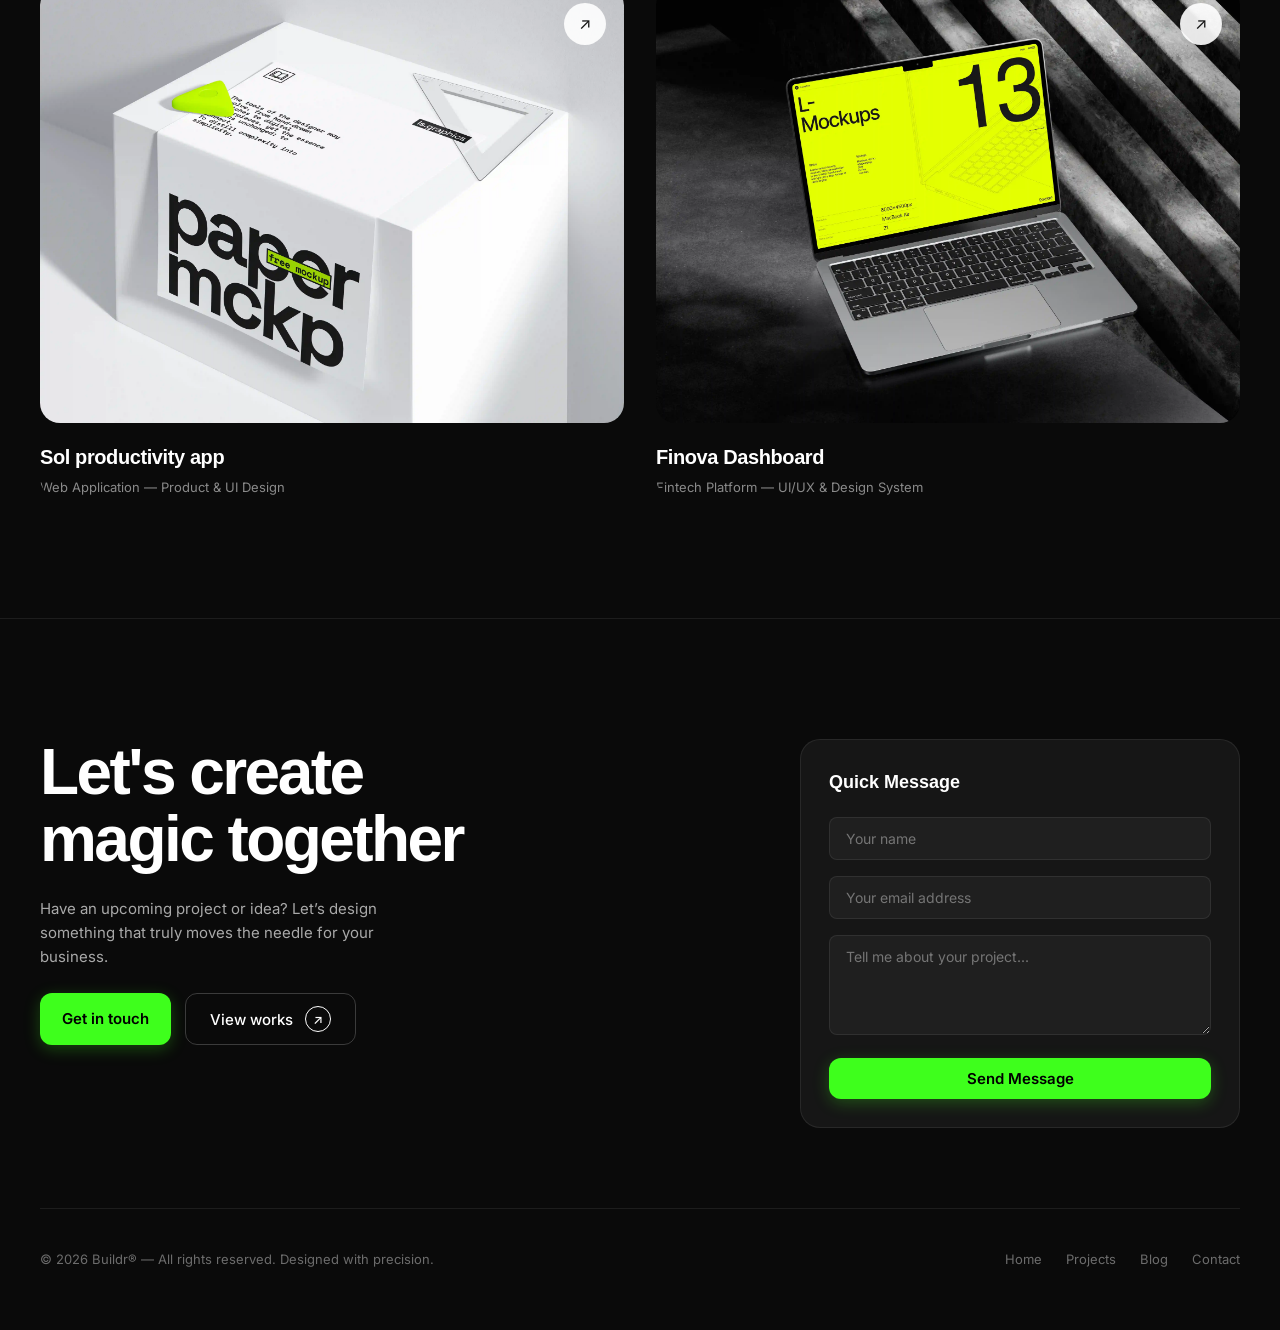
<file: projects/amin-saas-landing.html>
<!DOCTYPE html>
<html lang="en">
<head>
  <meta charset="UTF-8">
  <meta name="viewport" content="width=device-width, initial-scale=1.0">
  <title>Amin SaaS Landing — Case Study · Akir</title>
  <meta name="description" content="Designed and built a high-converting landing page showcasing AI-driven automation workflows with interactive component demos and conversion-optimized sales funnels.">
  <link rel="icon" href="../assets/images/favicon-light.png" media="(prefers-color-scheme: light)">
  <link rel="icon" href="../assets/images/favicon-dark.png" media="(prefers-color-scheme: dark)">

  <!-- Google Fonts: Inter -->
  <link rel="preconnect" href="https://fonts.googleapis.com">
  <link rel="preconnect" href="https://fonts.gstatic.com" crossorigin>
  <link href="https://fonts.googleapis.com/css2?family=Inter:wght@300;400;500;600;700;800&display=swap" rel="stylesheet">
  
  <!-- Fontshare: Satoshi -->
  <link href="https://api.fontshare.com/v2/css?f[]=satoshi@400,500,600,700,800,900&display=swap" rel="stylesheet">

  <!-- Stylesheets -->
  <link rel="stylesheet" href="../css/tokens.css">
  <link rel="stylesheet" href="../css/base.css">
  <link rel="stylesheet" href="../css/components.css">
  <link rel="stylesheet" href="../css/animations.css">
  <link rel="stylesheet" href="../css/responsive.css">
</head>
<body>
  <!-- Desktop Decorative Side Borders -->
  <div class="v-borders"></div>

  <!-- Navbar -->
  <header class="navbar">
    <div class="navbar-inner">
      <a href="../index.html" class="nav-brand">
        <svg width="22" height="22" viewBox="0 0 24 24" fill="none" xmlns="http://www.w3.org/2000/svg">
          <path d="M7 11.5C7 7.5 10 4 14.5 4C19 4 20.5 7.5 20.5 11.5C20.5 15.5 17 19.5 12.5 19.5C8 19.5 5 16 5 12C5 8 8 5 12 4.5" stroke="#3EFF1C" stroke-width="2.6" stroke-linecap="round" stroke-linejoin="round"/>
        </svg>
        Buildr<span class="brand-reg">®</span>
      </a>
      <nav class="nav-menu">
        <a href="../projects.html" class="nav-link active">Projects</a>
        <a href="../index.html#about" class="nav-link">About me</a>
        <a href="../index.html#pricing" class="nav-link">Pricing</a>
      </nav>
      <div class="nav-cta"><a href="../contact.html" class="btn-green">Get in touch</a></div>
      <button class="nav-toggle" id="nav-toggle" aria-label="Toggle Navigation">
        <span></span>
        <span></span>
        <span></span>
      </button>
    </div>
  </header>

  <!-- Mobile Navigation Drawer -->
  <div class="mobile-drawer" id="mobile-drawer">
    <a href="../index.html" class="nav-link">Home</a>
    <a href="../projects.html" class="nav-link">Projects</a>
    <a href="../index.html#about" class="nav-link">About me</a>
    <a href="../index.html#pricing" class="nav-link">Pricing</a>
    <a href="../contact.html" class="btn-green">Let's talk</a>
  </div>

  <main style="padding-top: 180px; padding-bottom: 120px; background: var(--black);">
    <div class="container">
      <!-- Title -->
      <div style="text-align: center; margin-bottom: 50px;" class="reveal">
        <h1 style="font-family: var(--font-display); font-size: clamp(40px, 5.5vw, 76px); font-weight: 800; letter-spacing: -0.04em; color: var(--text-white); margin-bottom: 20px;">
          Amin SaaS Landing
        </h1>
      </div>

      <!-- Hero Mockup -->
      <div class="reveal" style="width: 100%; max-height: 700px; border-radius: var(--radius-lg); overflow: hidden; margin-bottom: 60px; background: #181818;">
        <img src="../assets/images/hZguIxn8ZhsPFL6AqNqvTMoO90.webp" alt="Amin SaaS Landing" style="width: 100%; height: 100%; object-fit: cover;">
      </div>

      <!-- Project Metadata Bar -->
      <div class="reveal" style="display: flex; gap: 40px; align-items: flex-start; justify-content: space-between; padding-bottom: 60px; border-bottom: 1px solid var(--dark-border); margin-bottom: 80px; flex-wrap: wrap;">
        <div style="max-width: 480px;">
          <p style="color: var(--text-white); font-size: 18px; line-height: 1.6; margin-bottom: 24px;">
            Designed and built a high-converting landing page showcasing AI-driven automation workflows with interactive component demos and conversion-optimized sales funnels.
          </p>
          <a href="https://framer.com" target="_blank" rel="noopener" class="btn-green">Visit website ↗</a>
        </div>

        <div style="display: flex; gap: 32px; flex-wrap: wrap;">
          <div style="border-left: 1px solid var(--dark-border); padding-left: 20px;">
            <div style="font-size: 12px; color: var(--text-subtle); margin-bottom: 6px; text-transform: uppercase; letter-spacing: 0.05em;">Category</div>
            <div style="font-size: 15px; font-weight: 600; color: var(--text-white);">SaaS Platform</div>
          </div>
          <div style="border-left: 1px solid var(--dark-border); padding-left: 20px;">
            <div style="font-size: 12px; color: var(--text-subtle); margin-bottom: 6px; text-transform: uppercase; letter-spacing: 0.05em;">Services</div>
            <div style="font-size: 15px; font-weight: 600; color: var(--text-white);">Framer Development</div>
          </div>
          <div style="border-left: 1px solid var(--dark-border); padding-left: 20px;">
            <div style="font-size: 12px; color: var(--text-subtle); margin-bottom: 6px; text-transform: uppercase; letter-spacing: 0.05em;">Client</div>
            <div style="font-size: 15px; font-weight: 600; color: var(--text-white);">Amin AI</div>
          </div>
          <div style="border-left: 1px solid var(--dark-border); padding-left: 20px;">
            <div style="font-size: 12px; color: var(--text-subtle); margin-bottom: 6px; text-transform: uppercase; letter-spacing: 0.05em;">Date</div>
            <div style="font-size: 15px; font-weight: 600; color: var(--text-white);">2024</div>
          </div>
        </div>
      </div>

      <!-- The Challenge -->
      <div class="reveal" style="display: grid; grid-template-columns: 0.6fr 1.4fr; gap: 40px; margin-bottom: 80px;">
        <h2 style="font-family: var(--font-display); font-size: 14px; font-weight: 700; color: var(--green); letter-spacing: 0.1em; text-transform: uppercase;">
          THE CHALLENGE
        </h2>
        <p style="font-size: 18px; line-height: 1.7; color: var(--text-muted);">
          Articulating complex artificial intelligence data pipelines to non-technical business founders without relying on confusing technical jargon or generic stock tech diagrams.
        </p>
      </div>

      <!-- Showcase Image Gallery -->
      <div class="reveal" style="display: flex; flex-direction: column; gap: 24px; margin-bottom: 80px;">
        <div style="width: 100%; max-height: 640px; border-radius: var(--radius-lg); overflow: hidden; background: #181818;">
          <img src="../assets/images/hZguIxn8ZhsPFL6AqNqvTMoO90.webp" alt="Showcase 1" style="width: 100%; height: 100%; object-fit: cover;">
        </div>
        <div style="display: grid; grid-template-columns: 1fr 1fr; gap: 24px;">
          <div style="border-radius: var(--radius-md); overflow: hidden; height: 420px; background: #181818;">
            <img src="../assets/images/LGyqHxH7lFiWrGXLzJvoptSQyw.webp" alt="Showcase 2" style="width: 100%; height: 100%; object-fit: cover;">
          </div>
          <div style="border-radius: var(--radius-md); overflow: hidden; height: 420px; background: #181818;">
            <img src="../assets/images/SWWGC1c7HYWZyYEpOl31oH45MU8.webp" alt="Showcase 3" style="width: 100%; height: 100%; object-fit: cover;">
          </div>
        </div>
      </div>

      <!-- Final Outcome -->
      <div class="reveal" style="display: grid; grid-template-columns: 0.6fr 1.4fr; gap: 40px; margin-bottom: 120px; padding-bottom: 80px; border-bottom: 1px solid var(--dark-border);">
        <h2 style="font-family: var(--font-display); font-size: 14px; font-weight: 700; color: var(--green); letter-spacing: 0.1em; text-transform: uppercase;">
          FINAL OUTCOME
        </h2>
        <p style="font-size: 18px; line-height: 1.7; color: var(--text-muted);">
          Conversion rate from landing visitor to free trial signup increased by 68% within the first 30 days post-launch, driving over $1.2M in seed pipeline.
        </p>
      </div>

      <!-- More Works Section -->
      <div class="reveal">
        <div style="display: flex; justify-content: space-between; align-items: flex-end; margin-bottom: 40px;">
          <div>
            <div class="pre-heading dark-theme">
              <span class="dot"></span>
              <span>Latest projects</span>
            </div>
            <h2 class="section-title" style="color: var(--text-white); margin-bottom: 0;">More works</h2>
          </div>
          <a href="../projects.html" class="btn-outline">All projects ↗</a>
        </div>

        <div style="display: grid; grid-template-columns: repeat(2, 1fr); gap: 32px;">
          
          <a href="sol-productivity-app.html" class="project-card reveal">
            <div class="img-wrapper">
              <img src="../assets/images/SWWGC1c7HYWZyYEpOl31oH45MU8.webp" alt="Sol productivity app">
              <div class="card-arrow">↗</div>
            </div>
            <div class="card-meta">
              <div>
                <h3 class="card-title">Sol productivity app</h3>
                <p class="card-cat">Web Application — Product & UI Design</p>
              </div>
            </div>
          </a>

          <a href="finova-dashboard.html" class="project-card reveal">
            <div class="img-wrapper">
              <img src="../assets/images/Ir1ivZ7SgBGshY8A0pYsaCNl7M.webp" alt="Finova Dashboard">
              <div class="card-arrow">↗</div>
            </div>
            <div class="card-meta">
              <div>
                <h3 class="card-title">Finova Dashboard</h3>
                <p class="card-cat">Fintech Platform — UI/UX & Design System</p>
              </div>
            </div>
          </a>

        </div>
      </div>

    </div>
  </main>

  <!-- Footer -->
  <footer class="footer">
    <div class="container">
      <div class="footer-top">
        <div class="footer-left reveal">
          <h2>Let's create<br>magic together</h2>
          <p style="color: var(--text-muted); font-size: 15px; margin-bottom: 24px; max-width: 380px;">
            Have an upcoming project or idea? Let’s design something that truly moves the needle for your business.
          </p>
          <div style="display: flex; gap: 14px;">
            <a href="../contact.html" class="btn-green">Get in touch</a>
            <a href="../projects.html" class="btn-outline">
              <span>View works</span>
              <span class="circle-arrow">↗</span>
            </a>
          </div>
        </div>

        <div class="footer-right reveal">
          <form class="footer-form" id="contact-form">
            <h3 style="font-family: var(--font-display); font-size: 18px; color: var(--text-white); margin-bottom: 4px;">Quick Message</h3>
            <div class="form-group">
              <input type="text" placeholder="Your name" required>
            </div>
            <div class="form-group">
              <input type="email" placeholder="Your email address" required>
            </div>
            <div class="form-group">
              <textarea placeholder="Tell me about your project..." rows="3" required></textarea>
            </div>
            <button type="submit" class="btn-green" style="width: 100%;">Send Message</button>
          </form>
        </div>
      </div>

      <div class="footer-bottom">
        <div>
          © 2026 Buildr® — All rights reserved. Designed with precision.
        </div>
        <div class="footer-links">
          <a href="../index.html">Home</a>
          <a href="../projects.html">Projects</a>
          <a href="../blog.html">Blog</a>
          <a href="../contact.html">Contact</a>
        </div>
      </div>
    </div>
  </footer>

  <!-- Scripts -->
  <script src="../assets/lenis.min.js"></script>
  <script src="../js/main.js"></script>
</body>
</html>
</file>
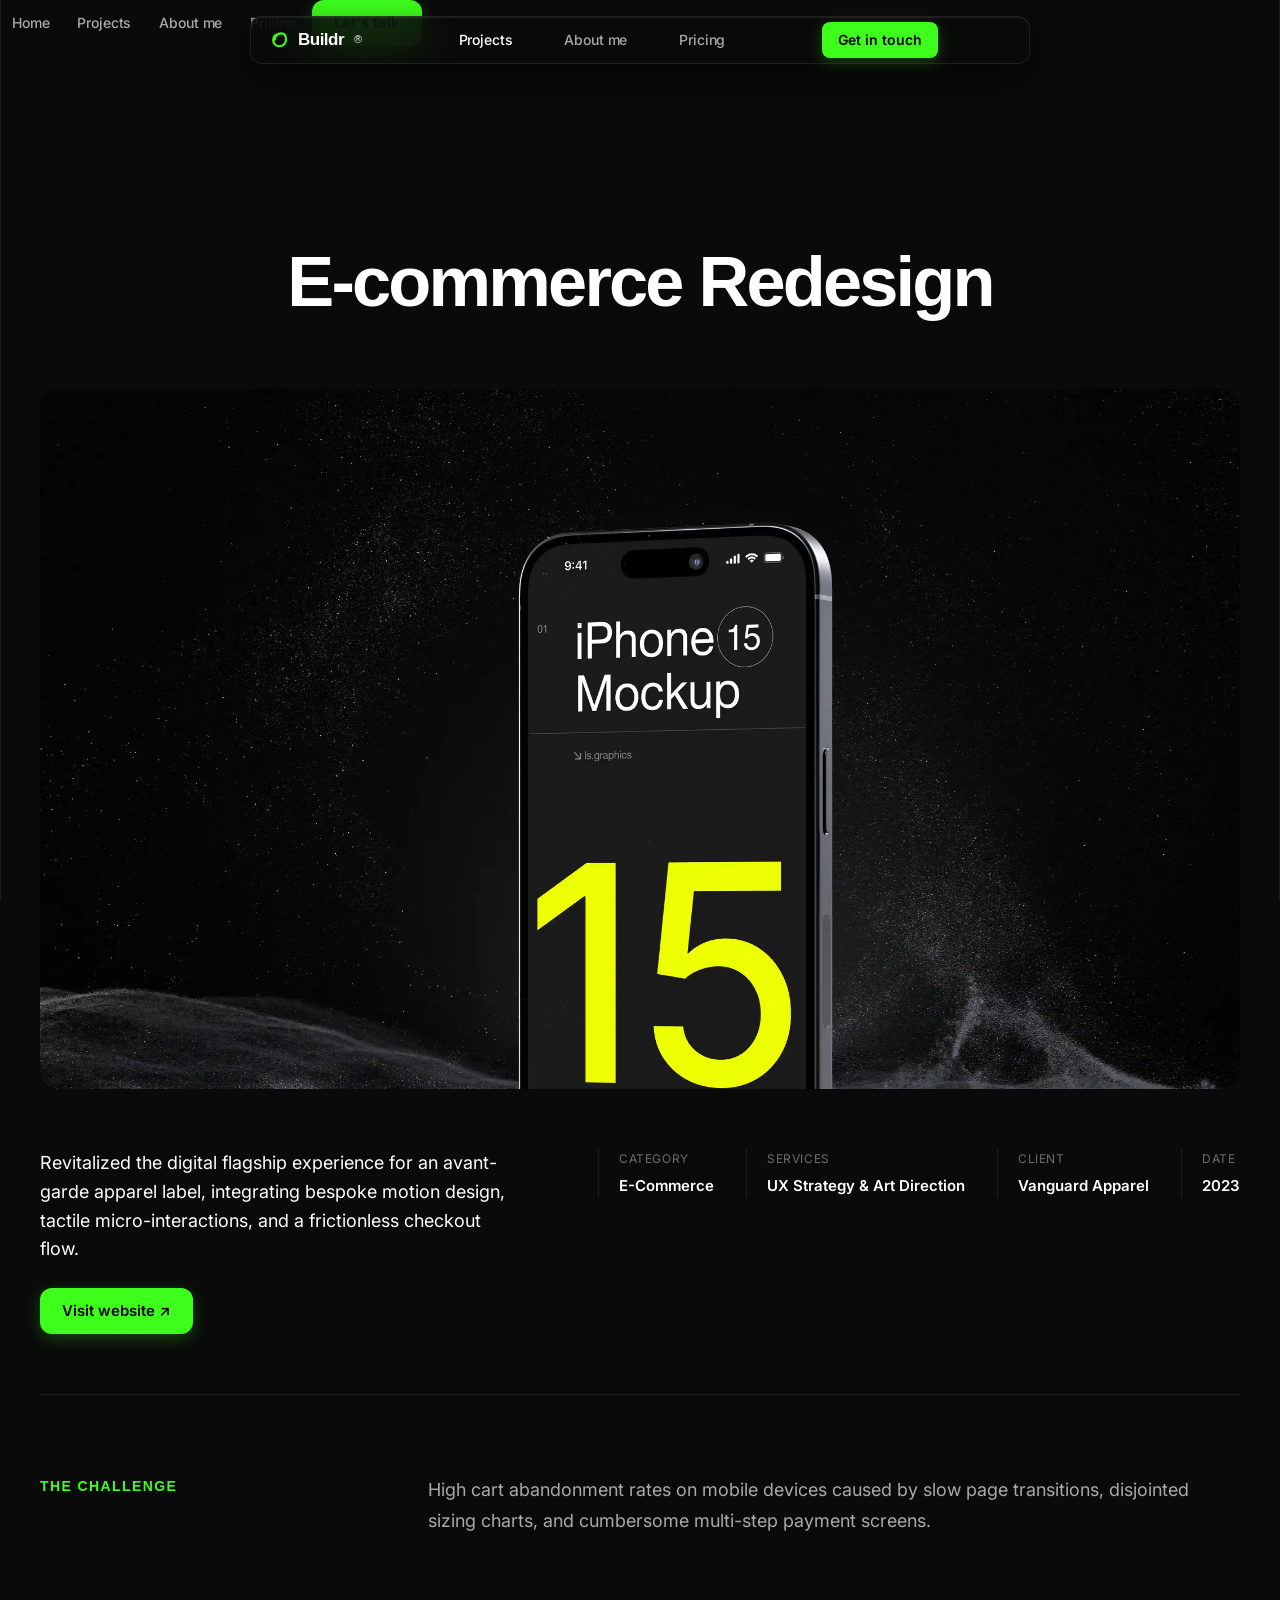
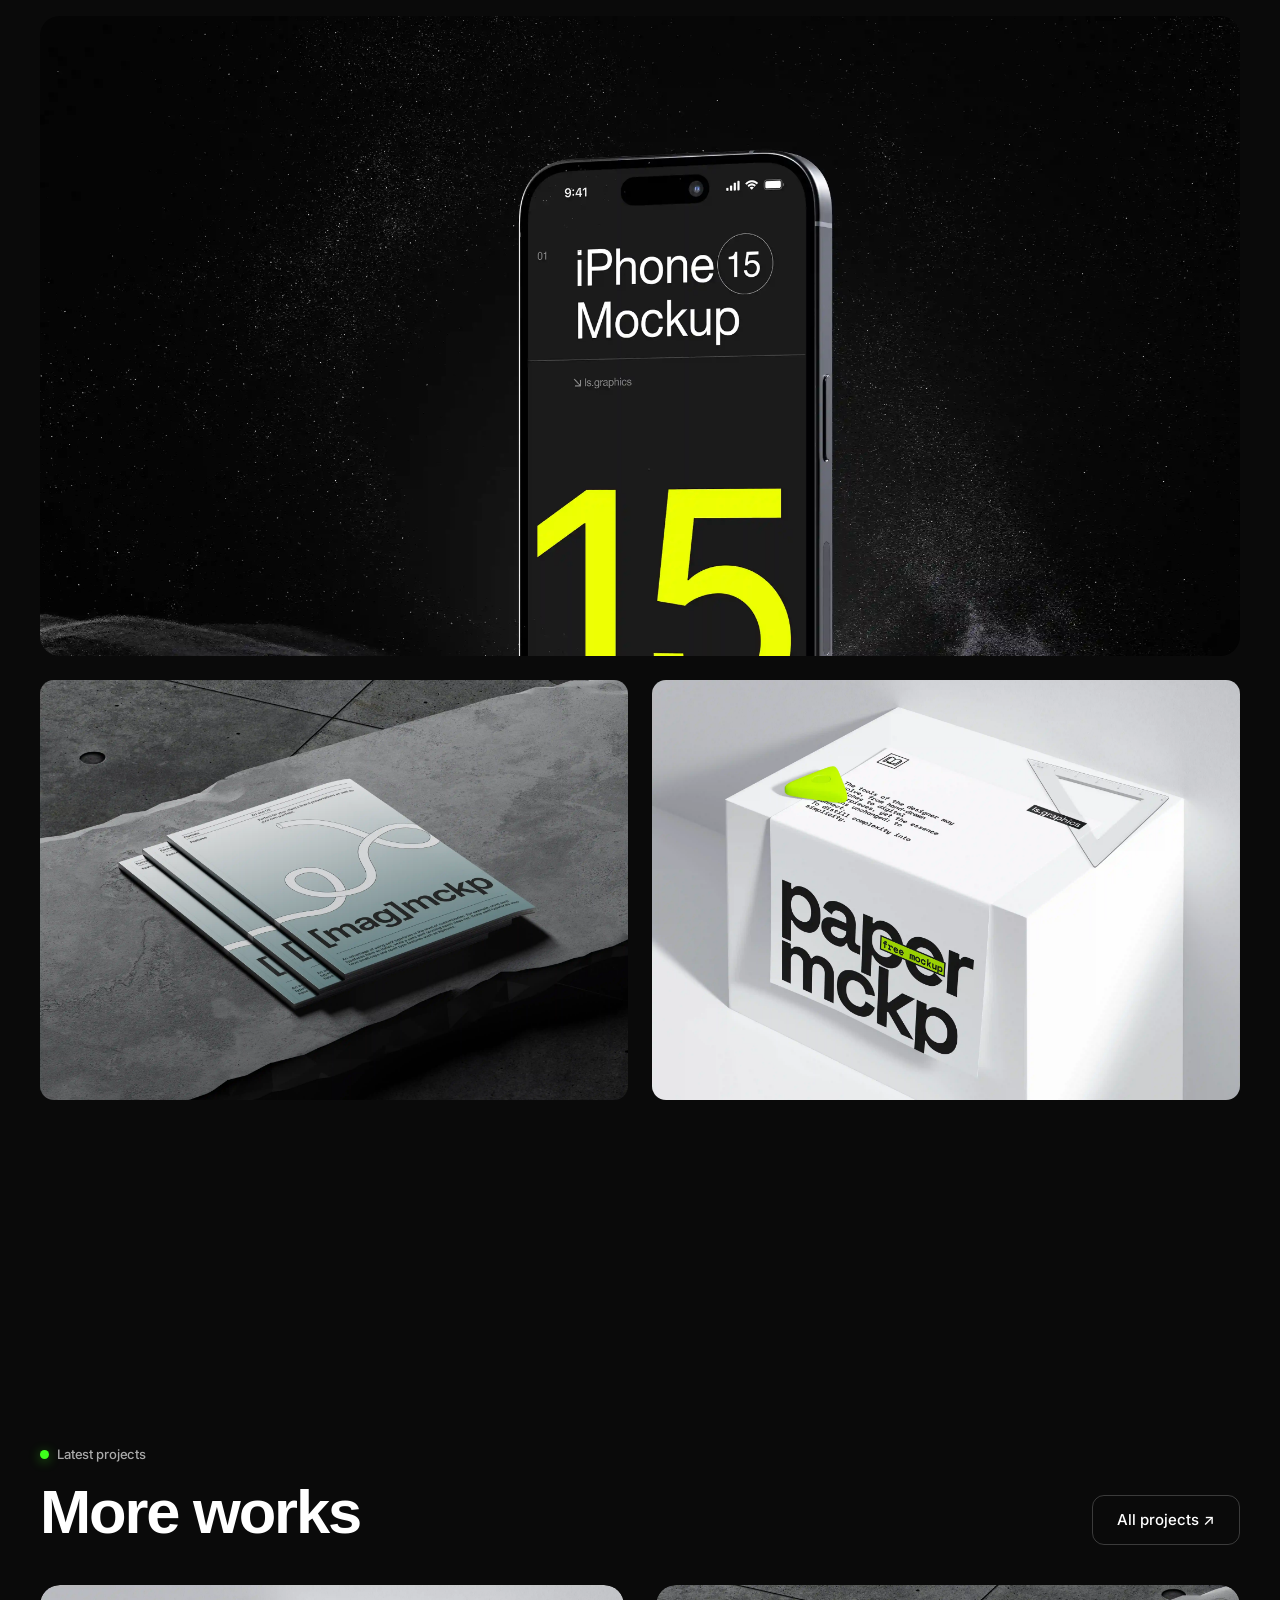
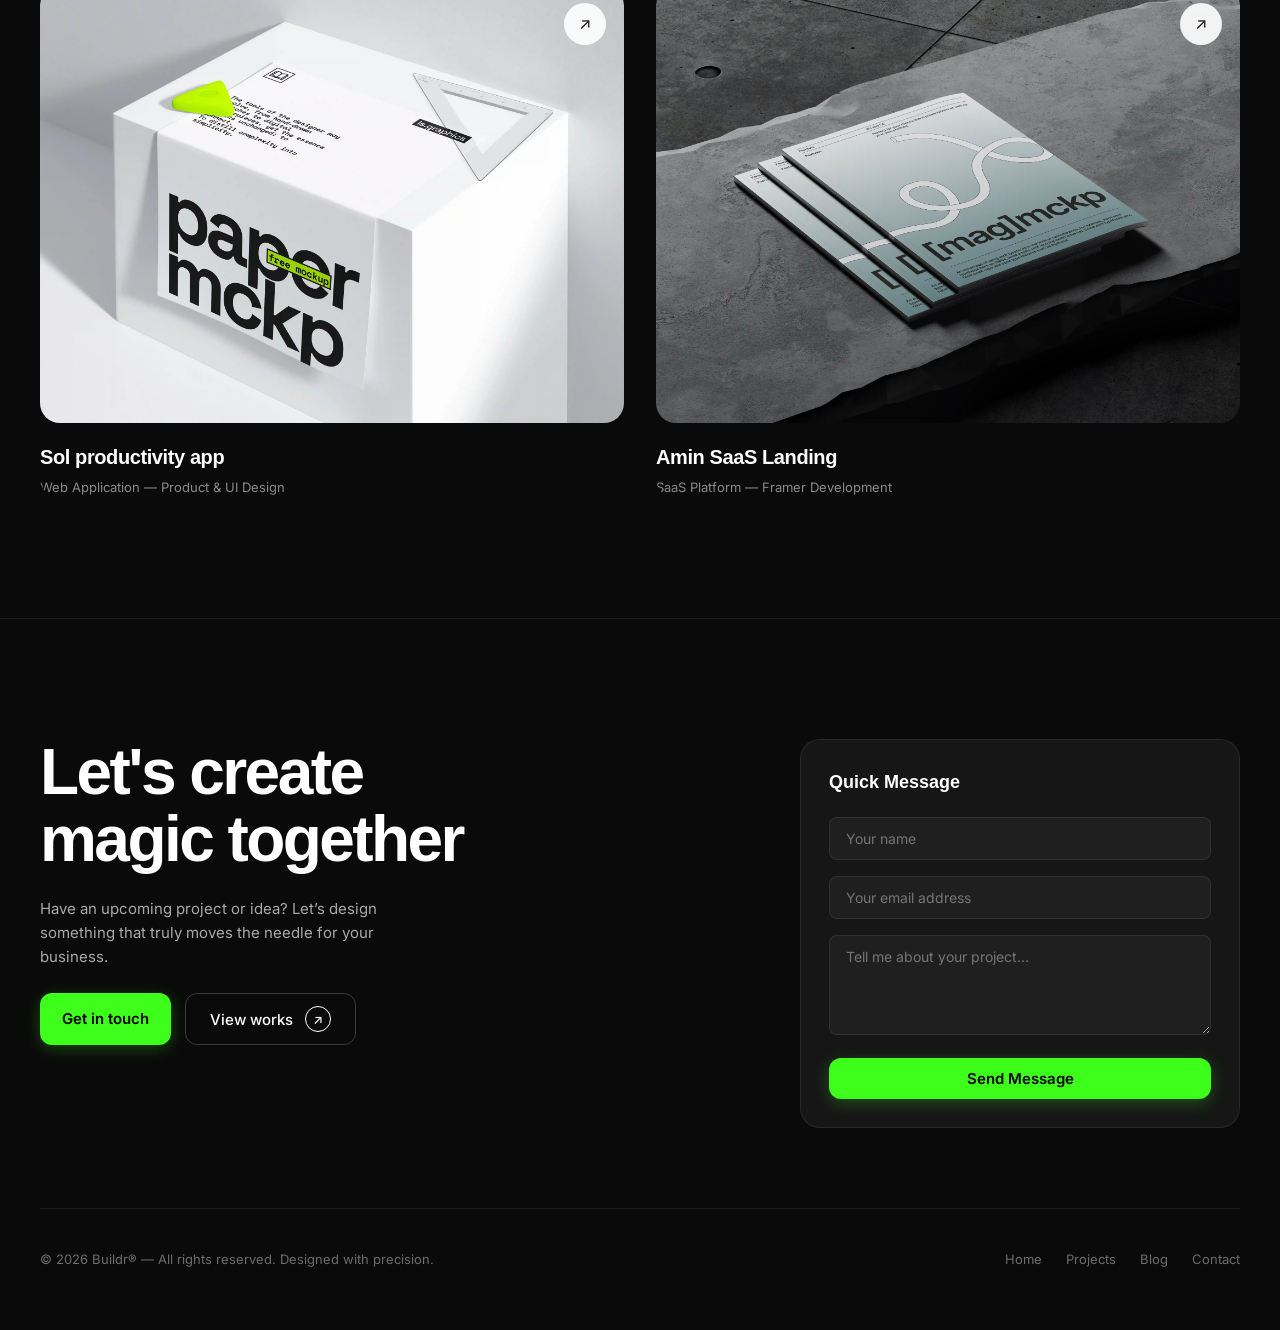
<file: projects/e-commerce-redesign.html>
<!DOCTYPE html>
<html lang="en">
<head>
  <meta charset="UTF-8">
  <meta name="viewport" content="width=device-width, initial-scale=1.0">
  <title>E-commerce Redesign — Case Study · Akir</title>
  <meta name="description" content="Revitalized the digital flagship experience for an avant-garde apparel label, integrating bespoke motion design, tactile micro-interactions, and a frictionless checkout flow.">
  <link rel="icon" href="../assets/images/favicon-light.png" media="(prefers-color-scheme: light)">
  <link rel="icon" href="../assets/images/favicon-dark.png" media="(prefers-color-scheme: dark)">

  <!-- Google Fonts: Inter -->
  <link rel="preconnect" href="https://fonts.googleapis.com">
  <link rel="preconnect" href="https://fonts.gstatic.com" crossorigin>
  <link href="https://fonts.googleapis.com/css2?family=Inter:wght@300;400;500;600;700;800&display=swap" rel="stylesheet">
  
  <!-- Fontshare: Satoshi -->
  <link href="https://api.fontshare.com/v2/css?f[]=satoshi@400,500,600,700,800,900&display=swap" rel="stylesheet">

  <!-- Stylesheets -->
  <link rel="stylesheet" href="../css/tokens.css">
  <link rel="stylesheet" href="../css/base.css">
  <link rel="stylesheet" href="../css/components.css">
  <link rel="stylesheet" href="../css/animations.css">
  <link rel="stylesheet" href="../css/responsive.css">
</head>
<body>
  <!-- Desktop Decorative Side Borders -->
  <div class="v-borders"></div>

  <!-- Navbar -->
  <header class="navbar">
    <div class="navbar-inner">
      <a href="../index.html" class="nav-brand">
        <svg width="22" height="22" viewBox="0 0 24 24" fill="none" xmlns="http://www.w3.org/2000/svg">
          <path d="M7 11.5C7 7.5 10 4 14.5 4C19 4 20.5 7.5 20.5 11.5C20.5 15.5 17 19.5 12.5 19.5C8 19.5 5 16 5 12C5 8 8 5 12 4.5" stroke="#3EFF1C" stroke-width="2.6" stroke-linecap="round" stroke-linejoin="round"/>
        </svg>
        Buildr<span class="brand-reg">®</span>
      </a>
      <nav class="nav-menu">
        <a href="../projects.html" class="nav-link active">Projects</a>
        <a href="../index.html#about" class="nav-link">About me</a>
        <a href="../index.html#pricing" class="nav-link">Pricing</a>
      </nav>
      <div class="nav-cta"><a href="../contact.html" class="btn-green">Get in touch</a></div>
      <button class="nav-toggle" id="nav-toggle" aria-label="Toggle Navigation">
        <span></span>
        <span></span>
        <span></span>
      </button>
    </div>
  </header>

  <!-- Mobile Navigation Drawer -->
  <div class="mobile-drawer" id="mobile-drawer">
    <a href="../index.html" class="nav-link">Home</a>
    <a href="../projects.html" class="nav-link">Projects</a>
    <a href="../index.html#about" class="nav-link">About me</a>
    <a href="../index.html#pricing" class="nav-link">Pricing</a>
    <a href="../contact.html" class="btn-green">Let's talk</a>
  </div>

  <main style="padding-top: 180px; padding-bottom: 120px; background: var(--black);">
    <div class="container">
      <!-- Title -->
      <div style="text-align: center; margin-bottom: 50px;" class="reveal">
        <h1 style="font-family: var(--font-display); font-size: clamp(40px, 5.5vw, 76px); font-weight: 800; letter-spacing: -0.04em; color: var(--text-white); margin-bottom: 20px;">
          E-commerce Redesign
        </h1>
      </div>

      <!-- Hero Mockup -->
      <div class="reveal" style="width: 100%; max-height: 700px; border-radius: var(--radius-lg); overflow: hidden; margin-bottom: 60px; background: #181818;">
        <img src="../assets/images/GAknG46WHhgPQj7cdVVslT9EJhQ.webp" alt="E-commerce Redesign" style="width: 100%; height: 100%; object-fit: cover;">
      </div>

      <!-- Project Metadata Bar -->
      <div class="reveal" style="display: flex; gap: 40px; align-items: flex-start; justify-content: space-between; padding-bottom: 60px; border-bottom: 1px solid var(--dark-border); margin-bottom: 80px; flex-wrap: wrap;">
        <div style="max-width: 480px;">
          <p style="color: var(--text-white); font-size: 18px; line-height: 1.6; margin-bottom: 24px;">
            Revitalized the digital flagship experience for an avant-garde apparel label, integrating bespoke motion design, tactile micro-interactions, and a frictionless checkout flow.
          </p>
          <a href="https://framer.com" target="_blank" rel="noopener" class="btn-green">Visit website ↗</a>
        </div>

        <div style="display: flex; gap: 32px; flex-wrap: wrap;">
          <div style="border-left: 1px solid var(--dark-border); padding-left: 20px;">
            <div style="font-size: 12px; color: var(--text-subtle); margin-bottom: 6px; text-transform: uppercase; letter-spacing: 0.05em;">Category</div>
            <div style="font-size: 15px; font-weight: 600; color: var(--text-white);">E-Commerce</div>
          </div>
          <div style="border-left: 1px solid var(--dark-border); padding-left: 20px;">
            <div style="font-size: 12px; color: var(--text-subtle); margin-bottom: 6px; text-transform: uppercase; letter-spacing: 0.05em;">Services</div>
            <div style="font-size: 15px; font-weight: 600; color: var(--text-white);">UX Strategy & Art Direction</div>
          </div>
          <div style="border-left: 1px solid var(--dark-border); padding-left: 20px;">
            <div style="font-size: 12px; color: var(--text-subtle); margin-bottom: 6px; text-transform: uppercase; letter-spacing: 0.05em;">Client</div>
            <div style="font-size: 15px; font-weight: 600; color: var(--text-white);">Vanguard Apparel</div>
          </div>
          <div style="border-left: 1px solid var(--dark-border); padding-left: 20px;">
            <div style="font-size: 12px; color: var(--text-subtle); margin-bottom: 6px; text-transform: uppercase; letter-spacing: 0.05em;">Date</div>
            <div style="font-size: 15px; font-weight: 600; color: var(--text-white);">2023</div>
          </div>
        </div>
      </div>

      <!-- The Challenge -->
      <div class="reveal" style="display: grid; grid-template-columns: 0.6fr 1.4fr; gap: 40px; margin-bottom: 80px;">
        <h2 style="font-family: var(--font-display); font-size: 14px; font-weight: 700; color: var(--green); letter-spacing: 0.1em; text-transform: uppercase;">
          THE CHALLENGE
        </h2>
        <p style="font-size: 18px; line-height: 1.7; color: var(--text-muted);">
          High cart abandonment rates on mobile devices caused by slow page transitions, disjointed sizing charts, and cumbersome multi-step payment screens.
        </p>
      </div>

      <!-- Showcase Image Gallery -->
      <div class="reveal" style="display: flex; flex-direction: column; gap: 24px; margin-bottom: 80px;">
        <div style="width: 100%; max-height: 640px; border-radius: var(--radius-lg); overflow: hidden; background: #181818;">
          <img src="../assets/images/GAknG46WHhgPQj7cdVVslT9EJhQ.webp" alt="Showcase 1" style="width: 100%; height: 100%; object-fit: cover;">
        </div>
        <div style="display: grid; grid-template-columns: 1fr 1fr; gap: 24px;">
          <div style="border-radius: var(--radius-md); overflow: hidden; height: 420px; background: #181818;">
            <img src="../assets/images/hZguIxn8ZhsPFL6AqNqvTMoO90.webp" alt="Showcase 2" style="width: 100%; height: 100%; object-fit: cover;">
          </div>
          <div style="border-radius: var(--radius-md); overflow: hidden; height: 420px; background: #181818;">
            <img src="../assets/images/SWWGC1c7HYWZyYEpOl31oH45MU8.webp" alt="Showcase 3" style="width: 100%; height: 100%; object-fit: cover;">
          </div>
        </div>
      </div>

      <!-- Final Outcome -->
      <div class="reveal" style="display: grid; grid-template-columns: 0.6fr 1.4fr; gap: 40px; margin-bottom: 120px; padding-bottom: 80px; border-bottom: 1px solid var(--dark-border);">
        <h2 style="font-family: var(--font-display); font-size: 14px; font-weight: 700; color: var(--green); letter-spacing: 0.1em; text-transform: uppercase;">
          FINAL OUTCOME
        </h2>
        <p style="font-size: 18px; line-height: 1.7; color: var(--text-muted);">
          Mobile checkout conversions leaped by 53%, average session time doubled, and the redesign was nominated for Site of the Day on Awwwards.
        </p>
      </div>

      <!-- More Works Section -->
      <div class="reveal">
        <div style="display: flex; justify-content: space-between; align-items: flex-end; margin-bottom: 40px;">
          <div>
            <div class="pre-heading dark-theme">
              <span class="dot"></span>
              <span>Latest projects</span>
            </div>
            <h2 class="section-title" style="color: var(--text-white); margin-bottom: 0;">More works</h2>
          </div>
          <a href="../projects.html" class="btn-outline">All projects ↗</a>
        </div>

        <div style="display: grid; grid-template-columns: repeat(2, 1fr); gap: 32px;">
          
          <a href="sol-productivity-app.html" class="project-card reveal">
            <div class="img-wrapper">
              <img src="../assets/images/SWWGC1c7HYWZyYEpOl31oH45MU8.webp" alt="Sol productivity app">
              <div class="card-arrow">↗</div>
            </div>
            <div class="card-meta">
              <div>
                <h3 class="card-title">Sol productivity app</h3>
                <p class="card-cat">Web Application — Product & UI Design</p>
              </div>
            </div>
          </a>

          <a href="amin-saas-landing.html" class="project-card reveal">
            <div class="img-wrapper">
              <img src="../assets/images/hZguIxn8ZhsPFL6AqNqvTMoO90.webp" alt="Amin SaaS Landing">
              <div class="card-arrow">↗</div>
            </div>
            <div class="card-meta">
              <div>
                <h3 class="card-title">Amin SaaS Landing</h3>
                <p class="card-cat">SaaS Platform — Framer Development</p>
              </div>
            </div>
          </a>

        </div>
      </div>

    </div>
  </main>

  <!-- Footer -->
  <footer class="footer">
    <div class="container">
      <div class="footer-top">
        <div class="footer-left reveal">
          <h2>Let's create<br>magic together</h2>
          <p style="color: var(--text-muted); font-size: 15px; margin-bottom: 24px; max-width: 380px;">
            Have an upcoming project or idea? Let’s design something that truly moves the needle for your business.
          </p>
          <div style="display: flex; gap: 14px;">
            <a href="../contact.html" class="btn-green">Get in touch</a>
            <a href="../projects.html" class="btn-outline">
              <span>View works</span>
              <span class="circle-arrow">↗</span>
            </a>
          </div>
        </div>

        <div class="footer-right reveal">
          <form class="footer-form" id="contact-form">
            <h3 style="font-family: var(--font-display); font-size: 18px; color: var(--text-white); margin-bottom: 4px;">Quick Message</h3>
            <div class="form-group">
              <input type="text" placeholder="Your name" required>
            </div>
            <div class="form-group">
              <input type="email" placeholder="Your email address" required>
            </div>
            <div class="form-group">
              <textarea placeholder="Tell me about your project..." rows="3" required></textarea>
            </div>
            <button type="submit" class="btn-green" style="width: 100%;">Send Message</button>
          </form>
        </div>
      </div>

      <div class="footer-bottom">
        <div>
          © 2026 Buildr® — All rights reserved. Designed with precision.
        </div>
        <div class="footer-links">
          <a href="../index.html">Home</a>
          <a href="../projects.html">Projects</a>
          <a href="../blog.html">Blog</a>
          <a href="../contact.html">Contact</a>
        </div>
      </div>
    </div>
  </footer>

  <!-- Scripts -->
  <script src="../assets/lenis.min.js"></script>
  <script src="../js/main.js"></script>
</body>
</html>
</file>
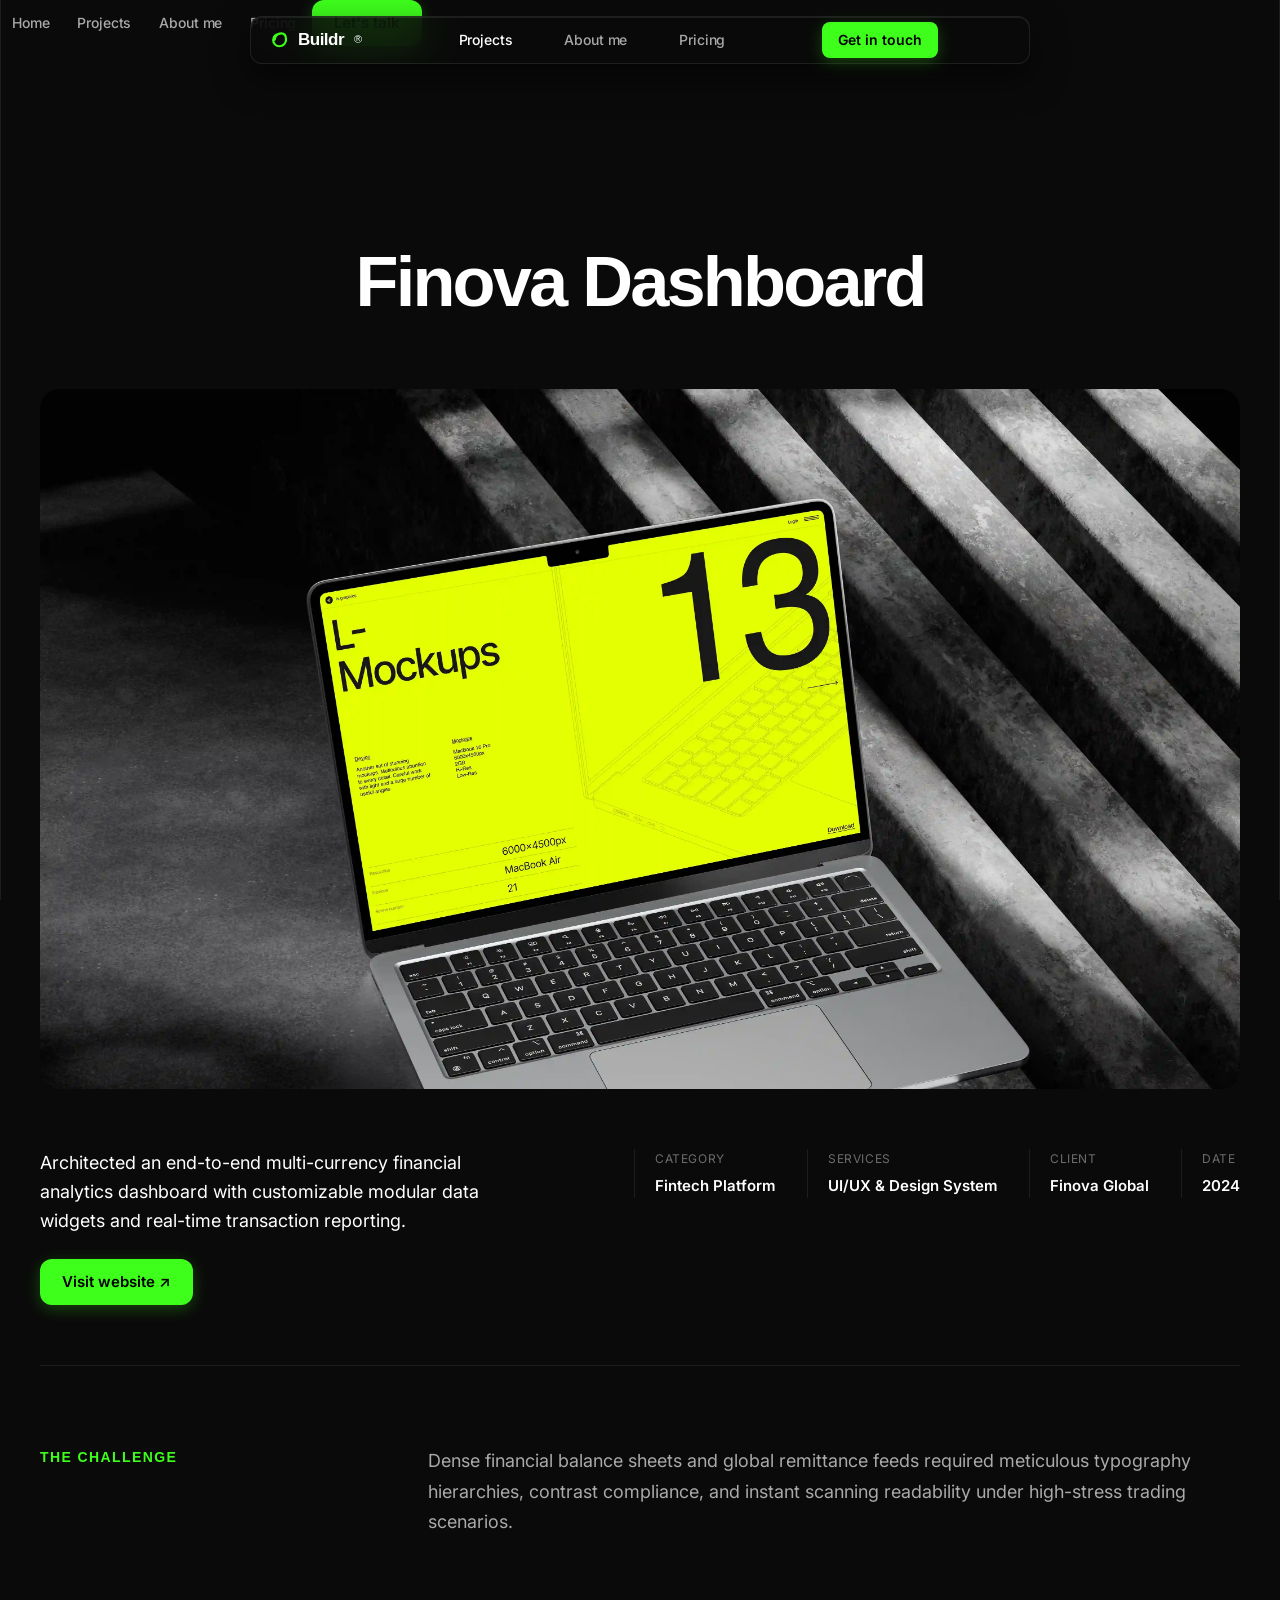
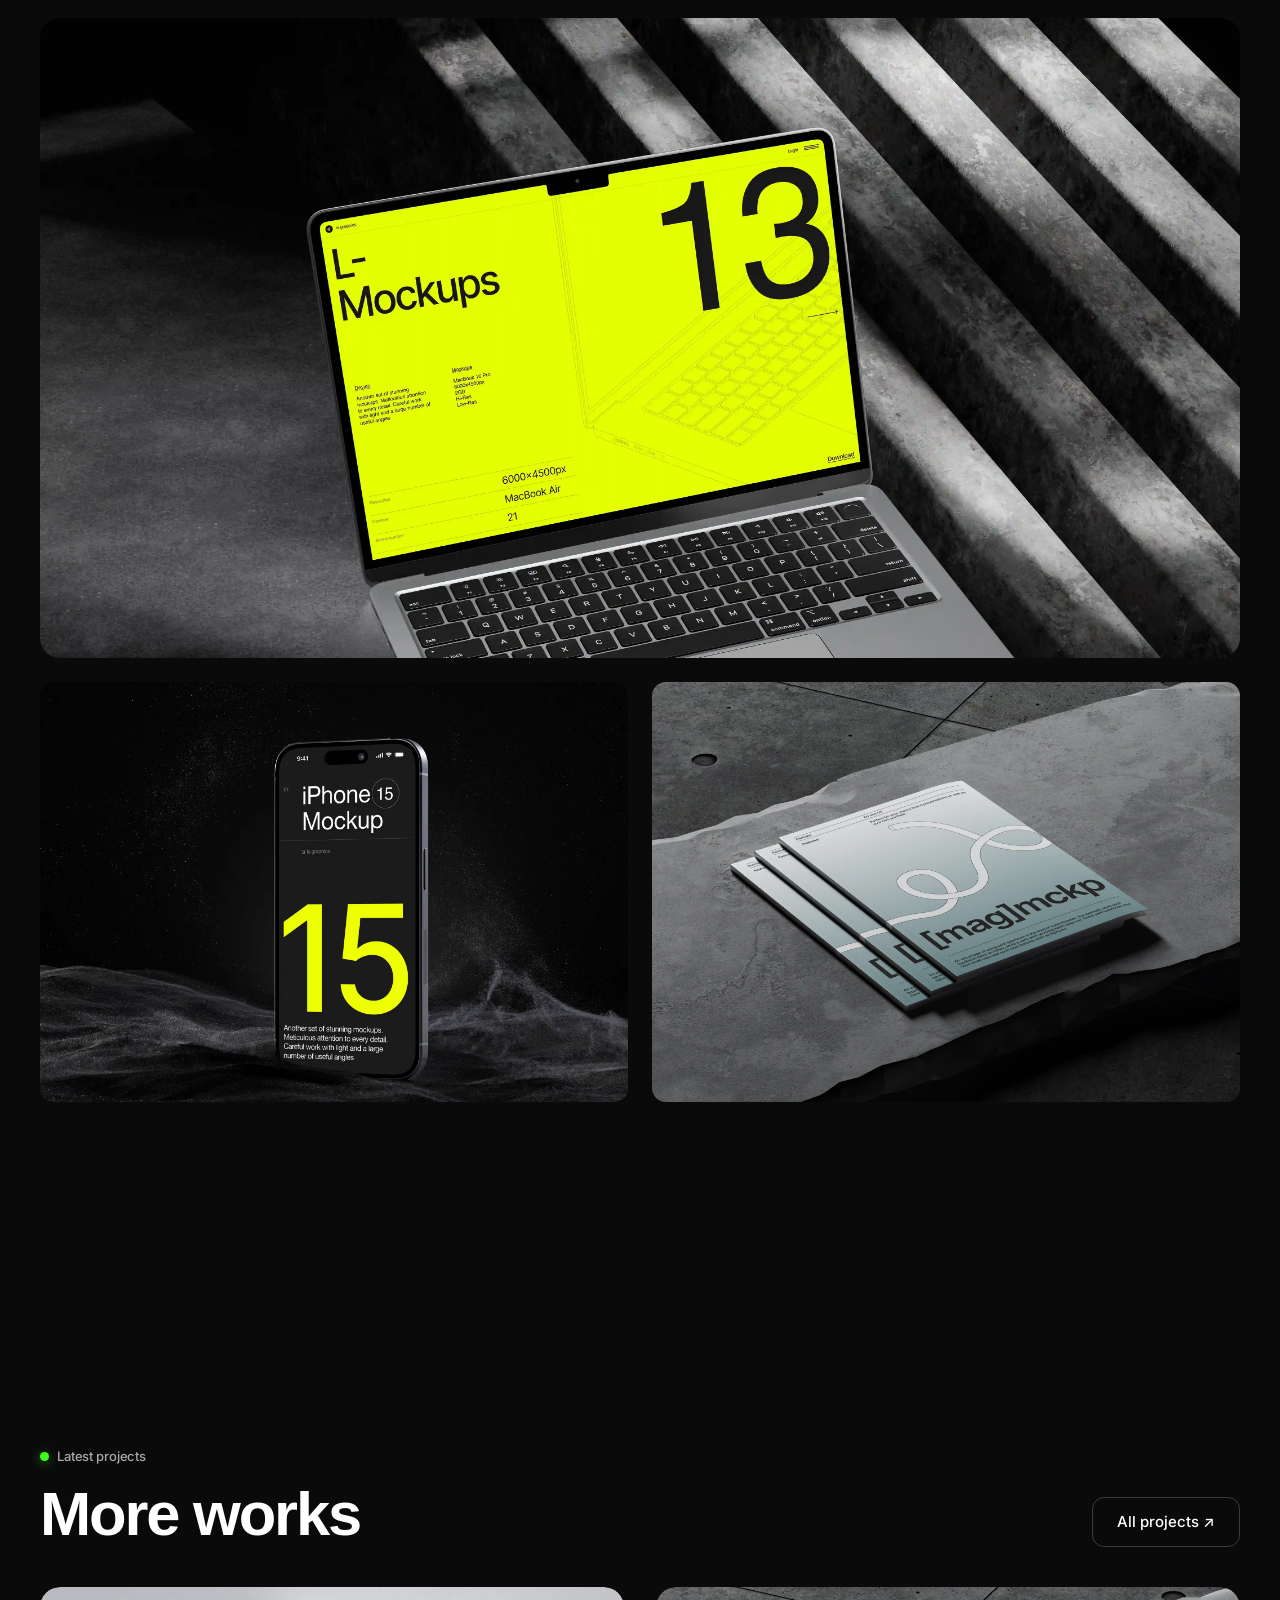
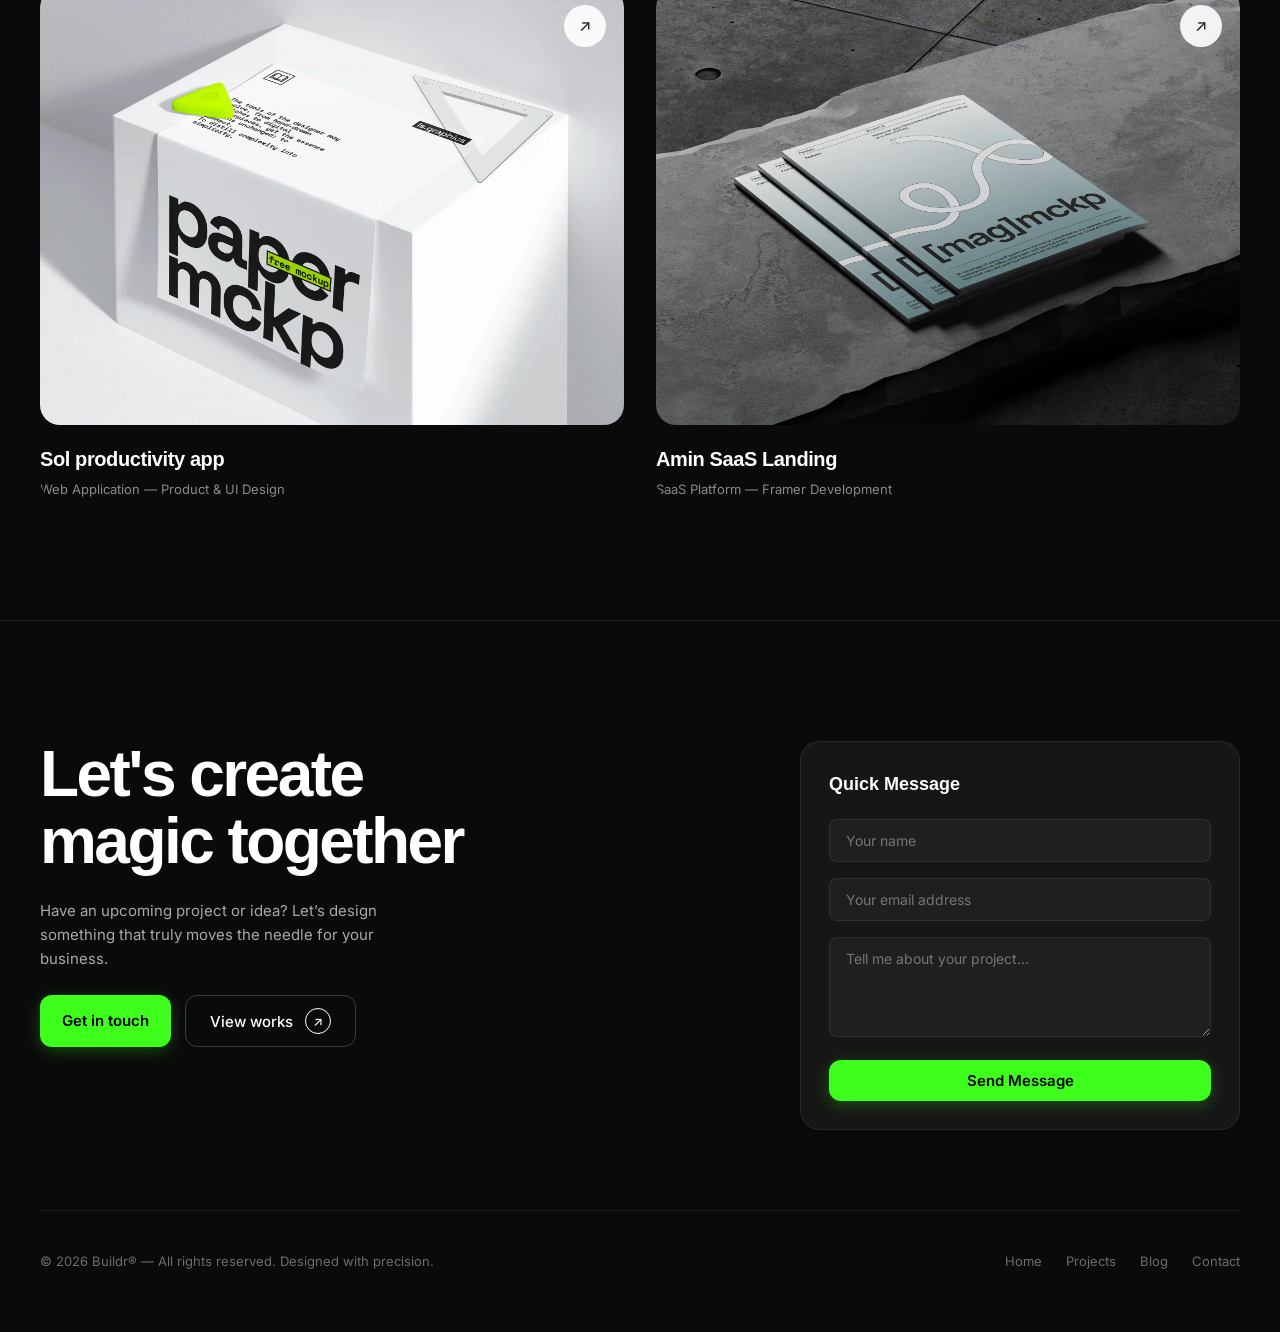
<file: projects/finova-dashboard.html>
<!DOCTYPE html>
<html lang="en">
<head>
  <meta charset="UTF-8">
  <meta name="viewport" content="width=device-width, initial-scale=1.0">
  <title>Finova Dashboard — Case Study · Akir</title>
  <meta name="description" content="Architected an end-to-end multi-currency financial analytics dashboard with customizable modular data widgets and real-time transaction reporting.">
  <link rel="icon" href="../assets/images/favicon-light.png" media="(prefers-color-scheme: light)">
  <link rel="icon" href="../assets/images/favicon-dark.png" media="(prefers-color-scheme: dark)">

  <!-- Google Fonts: Inter -->
  <link rel="preconnect" href="https://fonts.googleapis.com">
  <link rel="preconnect" href="https://fonts.gstatic.com" crossorigin>
  <link href="https://fonts.googleapis.com/css2?family=Inter:wght@300;400;500;600;700;800&display=swap" rel="stylesheet">
  
  <!-- Fontshare: Satoshi -->
  <link href="https://api.fontshare.com/v2/css?f[]=satoshi@400,500,600,700,800,900&display=swap" rel="stylesheet">

  <!-- Stylesheets -->
  <link rel="stylesheet" href="../css/tokens.css">
  <link rel="stylesheet" href="../css/base.css">
  <link rel="stylesheet" href="../css/components.css">
  <link rel="stylesheet" href="../css/animations.css">
  <link rel="stylesheet" href="../css/responsive.css">
</head>
<body>
  <!-- Desktop Decorative Side Borders -->
  <div class="v-borders"></div>

  <!-- Navbar -->
  <header class="navbar">
    <div class="navbar-inner">
      <a href="../index.html" class="nav-brand">
        <svg width="22" height="22" viewBox="0 0 24 24" fill="none" xmlns="http://www.w3.org/2000/svg">
          <path d="M7 11.5C7 7.5 10 4 14.5 4C19 4 20.5 7.5 20.5 11.5C20.5 15.5 17 19.5 12.5 19.5C8 19.5 5 16 5 12C5 8 8 5 12 4.5" stroke="#3EFF1C" stroke-width="2.6" stroke-linecap="round" stroke-linejoin="round"/>
        </svg>
        Buildr<span class="brand-reg">®</span>
      </a>
      <nav class="nav-menu">
        <a href="../projects.html" class="nav-link active">Projects</a>
        <a href="../index.html#about" class="nav-link">About me</a>
        <a href="../index.html#pricing" class="nav-link">Pricing</a>
      </nav>
      <div class="nav-cta"><a href="../contact.html" class="btn-green">Get in touch</a></div>
      <button class="nav-toggle" id="nav-toggle" aria-label="Toggle Navigation">
        <span></span>
        <span></span>
        <span></span>
      </button>
    </div>
  </header>

  <!-- Mobile Navigation Drawer -->
  <div class="mobile-drawer" id="mobile-drawer">
    <a href="../index.html" class="nav-link">Home</a>
    <a href="../projects.html" class="nav-link">Projects</a>
    <a href="../index.html#about" class="nav-link">About me</a>
    <a href="../index.html#pricing" class="nav-link">Pricing</a>
    <a href="../contact.html" class="btn-green">Let's talk</a>
  </div>

  <main style="padding-top: 180px; padding-bottom: 120px; background: var(--black);">
    <div class="container">
      <!-- Title -->
      <div style="text-align: center; margin-bottom: 50px;" class="reveal">
        <h1 style="font-family: var(--font-display); font-size: clamp(40px, 5.5vw, 76px); font-weight: 800; letter-spacing: -0.04em; color: var(--text-white); margin-bottom: 20px;">
          Finova Dashboard
        </h1>
      </div>

      <!-- Hero Mockup -->
      <div class="reveal" style="width: 100%; max-height: 700px; border-radius: var(--radius-lg); overflow: hidden; margin-bottom: 60px; background: #181818;">
        <img src="../assets/images/Ir1ivZ7SgBGshY8A0pYsaCNl7M.webp" alt="Finova Dashboard" style="width: 100%; height: 100%; object-fit: cover;">
      </div>

      <!-- Project Metadata Bar -->
      <div class="reveal" style="display: flex; gap: 40px; align-items: flex-start; justify-content: space-between; padding-bottom: 60px; border-bottom: 1px solid var(--dark-border); margin-bottom: 80px; flex-wrap: wrap;">
        <div style="max-width: 480px;">
          <p style="color: var(--text-white); font-size: 18px; line-height: 1.6; margin-bottom: 24px;">
            Architected an end-to-end multi-currency financial analytics dashboard with customizable modular data widgets and real-time transaction reporting.
          </p>
          <a href="https://framer.com" target="_blank" rel="noopener" class="btn-green">Visit website ↗</a>
        </div>

        <div style="display: flex; gap: 32px; flex-wrap: wrap;">
          <div style="border-left: 1px solid var(--dark-border); padding-left: 20px;">
            <div style="font-size: 12px; color: var(--text-subtle); margin-bottom: 6px; text-transform: uppercase; letter-spacing: 0.05em;">Category</div>
            <div style="font-size: 15px; font-weight: 600; color: var(--text-white);">Fintech Platform</div>
          </div>
          <div style="border-left: 1px solid var(--dark-border); padding-left: 20px;">
            <div style="font-size: 12px; color: var(--text-subtle); margin-bottom: 6px; text-transform: uppercase; letter-spacing: 0.05em;">Services</div>
            <div style="font-size: 15px; font-weight: 600; color: var(--text-white);">UI/UX & Design System</div>
          </div>
          <div style="border-left: 1px solid var(--dark-border); padding-left: 20px;">
            <div style="font-size: 12px; color: var(--text-subtle); margin-bottom: 6px; text-transform: uppercase; letter-spacing: 0.05em;">Client</div>
            <div style="font-size: 15px; font-weight: 600; color: var(--text-white);">Finova Global</div>
          </div>
          <div style="border-left: 1px solid var(--dark-border); padding-left: 20px;">
            <div style="font-size: 12px; color: var(--text-subtle); margin-bottom: 6px; text-transform: uppercase; letter-spacing: 0.05em;">Date</div>
            <div style="font-size: 15px; font-weight: 600; color: var(--text-white);">2024</div>
          </div>
        </div>
      </div>

      <!-- The Challenge -->
      <div class="reveal" style="display: grid; grid-template-columns: 0.6fr 1.4fr; gap: 40px; margin-bottom: 80px;">
        <h2 style="font-family: var(--font-display); font-size: 14px; font-weight: 700; color: var(--green); letter-spacing: 0.1em; text-transform: uppercase;">
          THE CHALLENGE
        </h2>
        <p style="font-size: 18px; line-height: 1.7; color: var(--text-muted);">
          Dense financial balance sheets and global remittance feeds required meticulous typography hierarchies, contrast compliance, and instant scanning readability under high-stress trading scenarios.
        </p>
      </div>

      <!-- Showcase Image Gallery -->
      <div class="reveal" style="display: flex; flex-direction: column; gap: 24px; margin-bottom: 80px;">
        <div style="width: 100%; max-height: 640px; border-radius: var(--radius-lg); overflow: hidden; background: #181818;">
          <img src="../assets/images/Ir1ivZ7SgBGshY8A0pYsaCNl7M.webp" alt="Showcase 1" style="width: 100%; height: 100%; object-fit: cover;">
        </div>
        <div style="display: grid; grid-template-columns: 1fr 1fr; gap: 24px;">
          <div style="border-radius: var(--radius-md); overflow: hidden; height: 420px; background: #181818;">
            <img src="../assets/images/GAknG46WHhgPQj7cdVVslT9EJhQ.webp" alt="Showcase 2" style="width: 100%; height: 100%; object-fit: cover;">
          </div>
          <div style="border-radius: var(--radius-md); overflow: hidden; height: 420px; background: #181818;">
            <img src="../assets/images/hZguIxn8ZhsPFL6AqNqvTMoO90.webp" alt="Showcase 3" style="width: 100%; height: 100%; object-fit: cover;">
          </div>
        </div>
      </div>

      <!-- Final Outcome -->
      <div class="reveal" style="display: grid; grid-template-columns: 0.6fr 1.4fr; gap: 40px; margin-bottom: 120px; padding-bottom: 80px; border-bottom: 1px solid var(--dark-border);">
        <h2 style="font-family: var(--font-display); font-size: 14px; font-weight: 700; color: var(--green); letter-spacing: 0.1em; text-transform: uppercase;">
          FINAL OUTCOME
        </h2>
        <p style="font-size: 18px; line-height: 1.7; color: var(--text-muted);">
          Reduced average operator task completion duration by 35% and established a multi-theme design system now adopted across Finova's web and mobile applications.
        </p>
      </div>

      <!-- More Works Section -->
      <div class="reveal">
        <div style="display: flex; justify-content: space-between; align-items: flex-end; margin-bottom: 40px;">
          <div>
            <div class="pre-heading dark-theme">
              <span class="dot"></span>
              <span>Latest projects</span>
            </div>
            <h2 class="section-title" style="color: var(--text-white); margin-bottom: 0;">More works</h2>
          </div>
          <a href="../projects.html" class="btn-outline">All projects ↗</a>
        </div>

        <div style="display: grid; grid-template-columns: repeat(2, 1fr); gap: 32px;">
          
          <a href="sol-productivity-app.html" class="project-card reveal">
            <div class="img-wrapper">
              <img src="../assets/images/SWWGC1c7HYWZyYEpOl31oH45MU8.webp" alt="Sol productivity app">
              <div class="card-arrow">↗</div>
            </div>
            <div class="card-meta">
              <div>
                <h3 class="card-title">Sol productivity app</h3>
                <p class="card-cat">Web Application — Product & UI Design</p>
              </div>
            </div>
          </a>

          <a href="amin-saas-landing.html" class="project-card reveal">
            <div class="img-wrapper">
              <img src="../assets/images/hZguIxn8ZhsPFL6AqNqvTMoO90.webp" alt="Amin SaaS Landing">
              <div class="card-arrow">↗</div>
            </div>
            <div class="card-meta">
              <div>
                <h3 class="card-title">Amin SaaS Landing</h3>
                <p class="card-cat">SaaS Platform — Framer Development</p>
              </div>
            </div>
          </a>

        </div>
      </div>

    </div>
  </main>

  <!-- Footer -->
  <footer class="footer">
    <div class="container">
      <div class="footer-top">
        <div class="footer-left reveal">
          <h2>Let's create<br>magic together</h2>
          <p style="color: var(--text-muted); font-size: 15px; margin-bottom: 24px; max-width: 380px;">
            Have an upcoming project or idea? Let’s design something that truly moves the needle for your business.
          </p>
          <div style="display: flex; gap: 14px;">
            <a href="../contact.html" class="btn-green">Get in touch</a>
            <a href="../projects.html" class="btn-outline">
              <span>View works</span>
              <span class="circle-arrow">↗</span>
            </a>
          </div>
        </div>

        <div class="footer-right reveal">
          <form class="footer-form" id="contact-form">
            <h3 style="font-family: var(--font-display); font-size: 18px; color: var(--text-white); margin-bottom: 4px;">Quick Message</h3>
            <div class="form-group">
              <input type="text" placeholder="Your name" required>
            </div>
            <div class="form-group">
              <input type="email" placeholder="Your email address" required>
            </div>
            <div class="form-group">
              <textarea placeholder="Tell me about your project..." rows="3" required></textarea>
            </div>
            <button type="submit" class="btn-green" style="width: 100%;">Send Message</button>
          </form>
        </div>
      </div>

      <div class="footer-bottom">
        <div>
          © 2026 Buildr® — All rights reserved. Designed with precision.
        </div>
        <div class="footer-links">
          <a href="../index.html">Home</a>
          <a href="../projects.html">Projects</a>
          <a href="../blog.html">Blog</a>
          <a href="../contact.html">Contact</a>
        </div>
      </div>
    </div>
  </footer>

  <!-- Scripts -->
  <script src="../assets/lenis.min.js"></script>
  <script src="../js/main.js"></script>
</body>
</html>
</file>
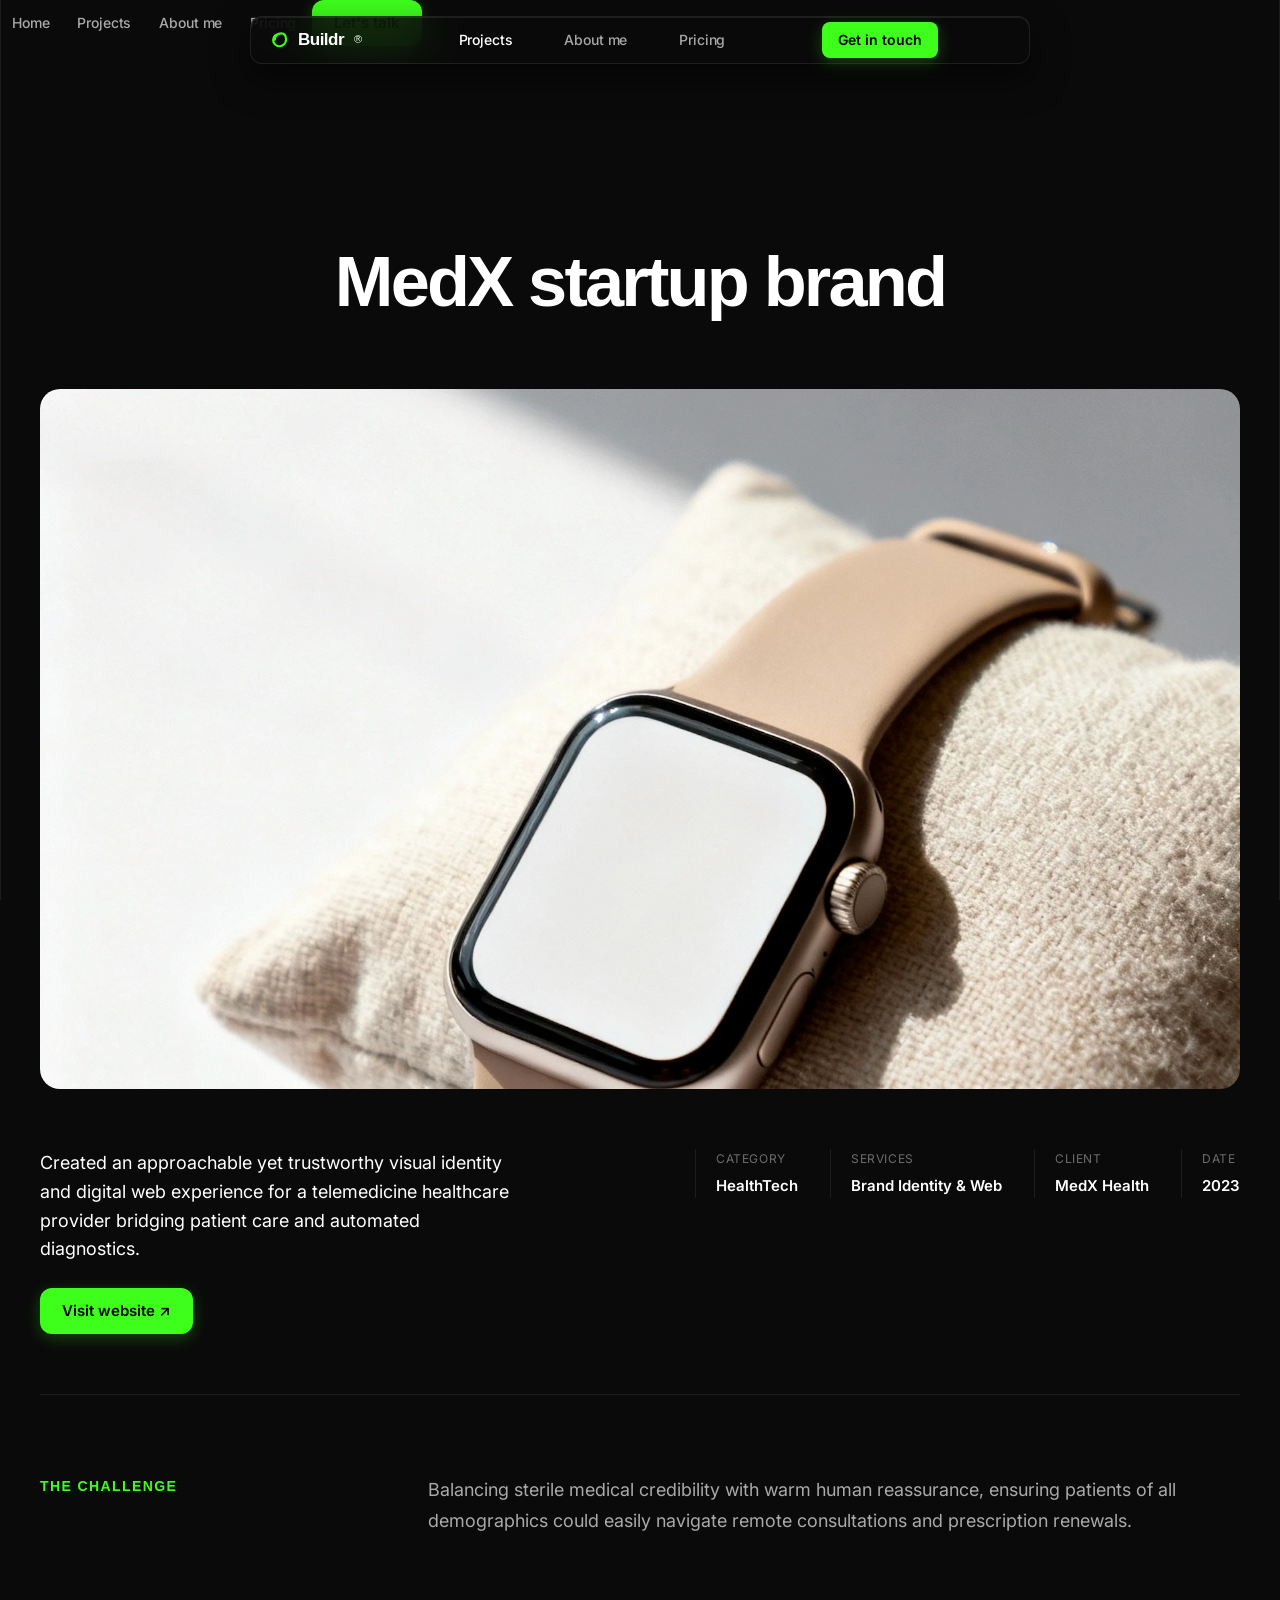
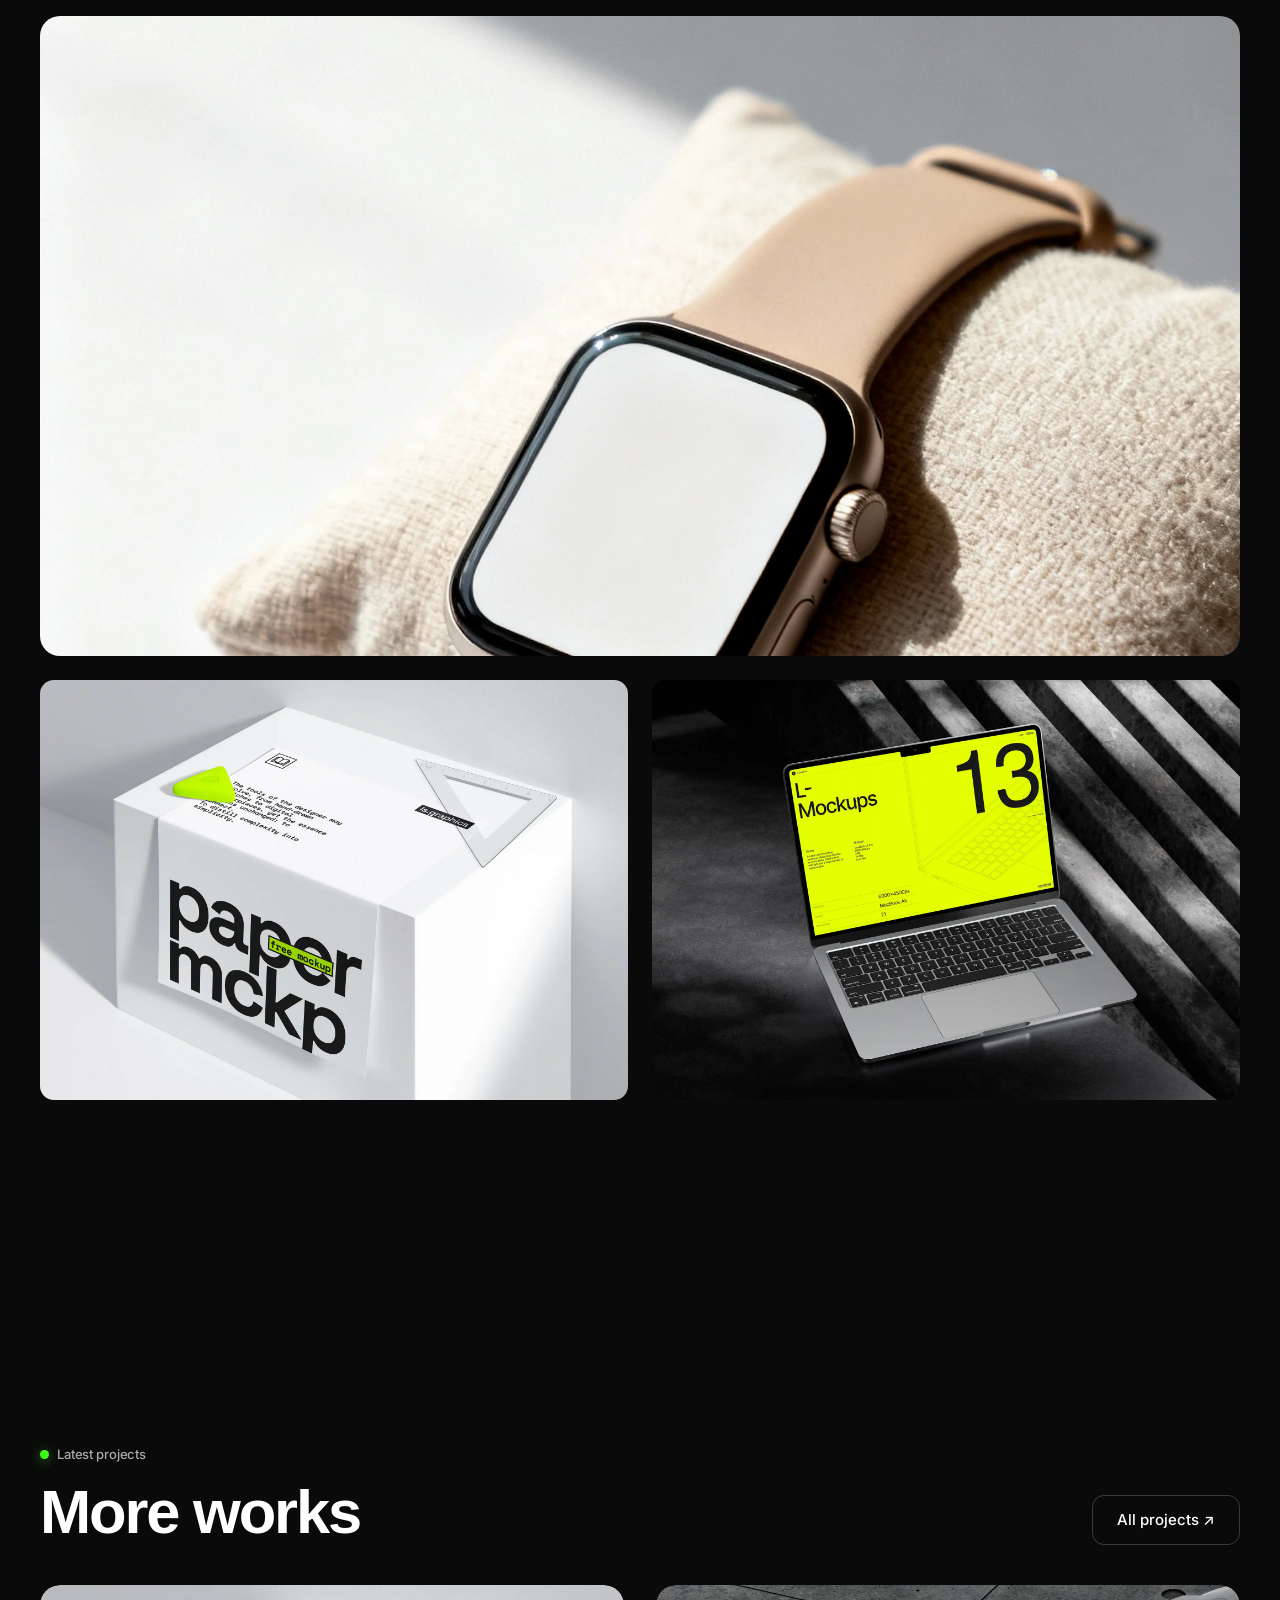
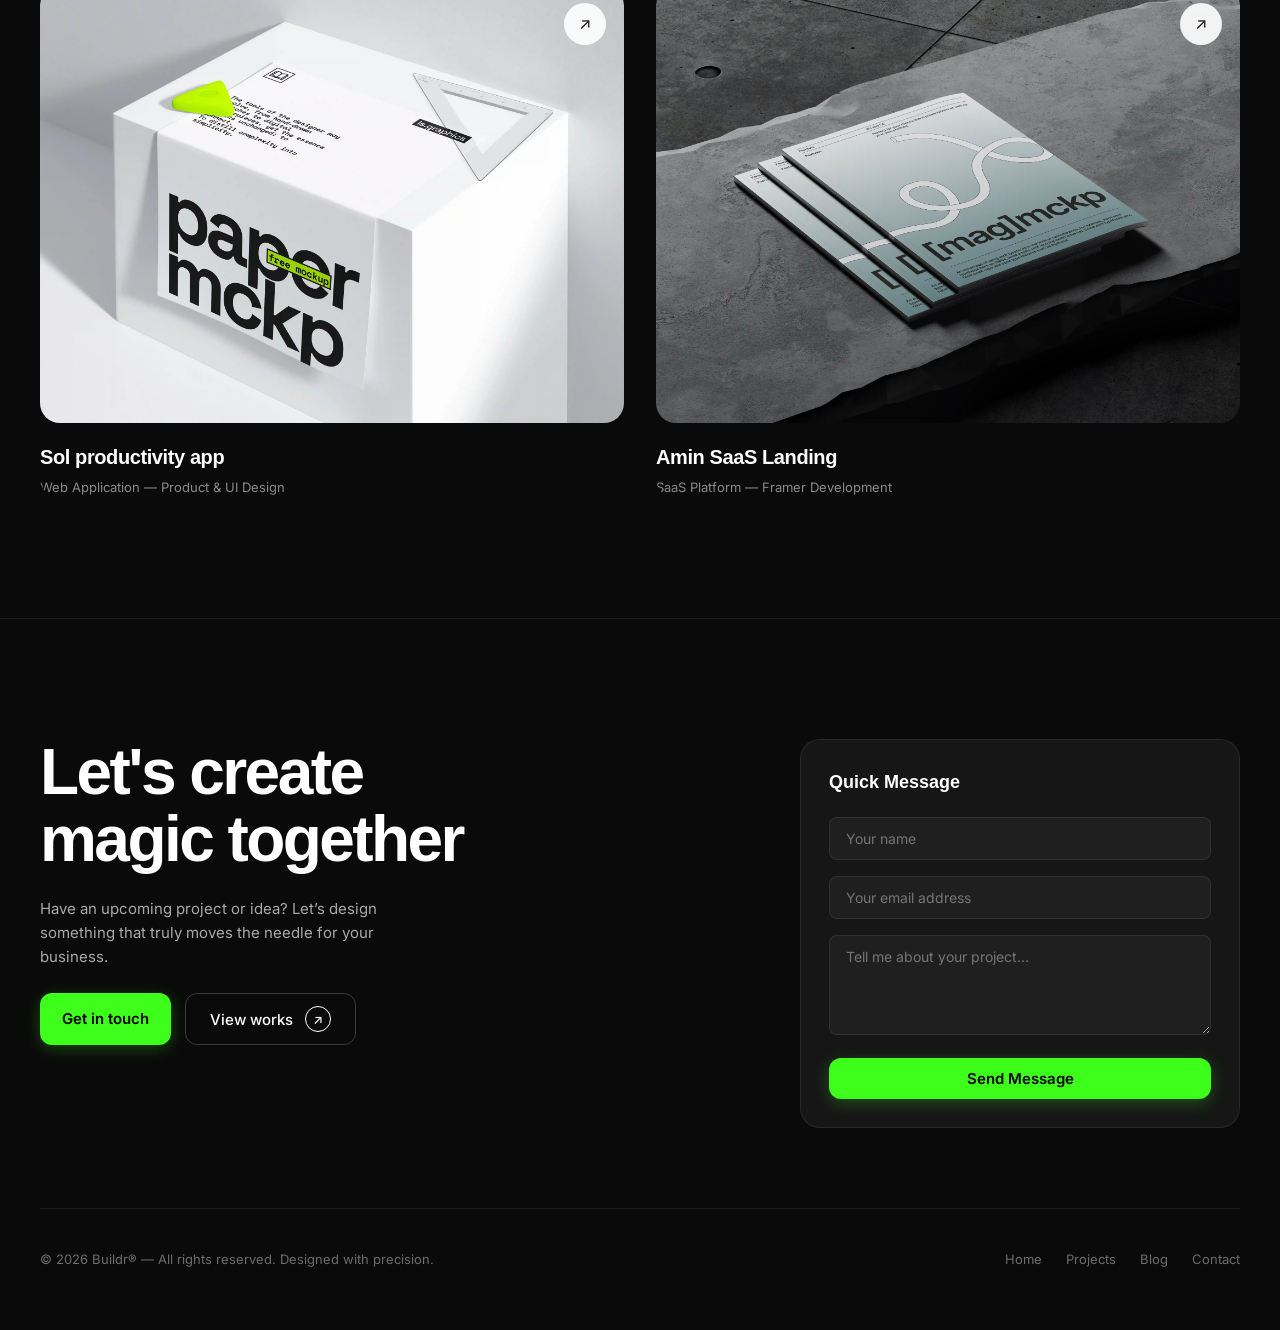
<file: projects/medx-startup-brand.html>
<!DOCTYPE html>
<html lang="en">
<head>
  <meta charset="UTF-8">
  <meta name="viewport" content="width=device-width, initial-scale=1.0">
  <title>MedX startup brand — Case Study · Akir</title>
  <meta name="description" content="Created an approachable yet trustworthy visual identity and digital web experience for a telemedicine healthcare provider bridging patient care and automated diagnostics.">
  <link rel="icon" href="../assets/images/favicon-light.png" media="(prefers-color-scheme: light)">
  <link rel="icon" href="../assets/images/favicon-dark.png" media="(prefers-color-scheme: dark)">

  <!-- Google Fonts: Inter -->
  <link rel="preconnect" href="https://fonts.googleapis.com">
  <link rel="preconnect" href="https://fonts.gstatic.com" crossorigin>
  <link href="https://fonts.googleapis.com/css2?family=Inter:wght@300;400;500;600;700;800&display=swap" rel="stylesheet">
  
  <!-- Fontshare: Satoshi -->
  <link href="https://api.fontshare.com/v2/css?f[]=satoshi@400,500,600,700,800,900&display=swap" rel="stylesheet">

  <!-- Stylesheets -->
  <link rel="stylesheet" href="../css/tokens.css">
  <link rel="stylesheet" href="../css/base.css">
  <link rel="stylesheet" href="../css/components.css">
  <link rel="stylesheet" href="../css/animations.css">
  <link rel="stylesheet" href="../css/responsive.css">
</head>
<body>
  <!-- Desktop Decorative Side Borders -->
  <div class="v-borders"></div>

  <!-- Navbar -->
  <header class="navbar">
    <div class="navbar-inner">
      <a href="../index.html" class="nav-brand">
        <svg width="22" height="22" viewBox="0 0 24 24" fill="none" xmlns="http://www.w3.org/2000/svg">
          <path d="M7 11.5C7 7.5 10 4 14.5 4C19 4 20.5 7.5 20.5 11.5C20.5 15.5 17 19.5 12.5 19.5C8 19.5 5 16 5 12C5 8 8 5 12 4.5" stroke="#3EFF1C" stroke-width="2.6" stroke-linecap="round" stroke-linejoin="round"/>
        </svg>
        Buildr<span class="brand-reg">®</span>
      </a>
      <nav class="nav-menu">
        <a href="../projects.html" class="nav-link active">Projects</a>
        <a href="../index.html#about" class="nav-link">About me</a>
        <a href="../index.html#pricing" class="nav-link">Pricing</a>
      </nav>
      <div class="nav-cta"><a href="../contact.html" class="btn-green">Get in touch</a></div>
      <button class="nav-toggle" id="nav-toggle" aria-label="Toggle Navigation">
        <span></span>
        <span></span>
        <span></span>
      </button>
    </div>
  </header>

  <!-- Mobile Navigation Drawer -->
  <div class="mobile-drawer" id="mobile-drawer">
    <a href="../index.html" class="nav-link">Home</a>
    <a href="../projects.html" class="nav-link">Projects</a>
    <a href="../index.html#about" class="nav-link">About me</a>
    <a href="../index.html#pricing" class="nav-link">Pricing</a>
    <a href="../contact.html" class="btn-green">Let's talk</a>
  </div>

  <main style="padding-top: 180px; padding-bottom: 120px; background: var(--black);">
    <div class="container">
      <!-- Title -->
      <div style="text-align: center; margin-bottom: 50px;" class="reveal">
        <h1 style="font-family: var(--font-display); font-size: clamp(40px, 5.5vw, 76px); font-weight: 800; letter-spacing: -0.04em; color: var(--text-white); margin-bottom: 20px;">
          MedX startup brand
        </h1>
      </div>

      <!-- Hero Mockup -->
      <div class="reveal" style="width: 100%; max-height: 700px; border-radius: var(--radius-lg); overflow: hidden; margin-bottom: 60px; background: #181818;">
        <img src="../assets/images/LGyqHxH7lFiWrGXLzJvoptSQyw.webp" alt="MedX startup brand" style="width: 100%; height: 100%; object-fit: cover;">
      </div>

      <!-- Project Metadata Bar -->
      <div class="reveal" style="display: flex; gap: 40px; align-items: flex-start; justify-content: space-between; padding-bottom: 60px; border-bottom: 1px solid var(--dark-border); margin-bottom: 80px; flex-wrap: wrap;">
        <div style="max-width: 480px;">
          <p style="color: var(--text-white); font-size: 18px; line-height: 1.6; margin-bottom: 24px;">
            Created an approachable yet trustworthy visual identity and digital web experience for a telemedicine healthcare provider bridging patient care and automated diagnostics.
          </p>
          <a href="https://framer.com" target="_blank" rel="noopener" class="btn-green">Visit website ↗</a>
        </div>

        <div style="display: flex; gap: 32px; flex-wrap: wrap;">
          <div style="border-left: 1px solid var(--dark-border); padding-left: 20px;">
            <div style="font-size: 12px; color: var(--text-subtle); margin-bottom: 6px; text-transform: uppercase; letter-spacing: 0.05em;">Category</div>
            <div style="font-size: 15px; font-weight: 600; color: var(--text-white);">HealthTech</div>
          </div>
          <div style="border-left: 1px solid var(--dark-border); padding-left: 20px;">
            <div style="font-size: 12px; color: var(--text-subtle); margin-bottom: 6px; text-transform: uppercase; letter-spacing: 0.05em;">Services</div>
            <div style="font-size: 15px; font-weight: 600; color: var(--text-white);">Brand Identity & Web</div>
          </div>
          <div style="border-left: 1px solid var(--dark-border); padding-left: 20px;">
            <div style="font-size: 12px; color: var(--text-subtle); margin-bottom: 6px; text-transform: uppercase; letter-spacing: 0.05em;">Client</div>
            <div style="font-size: 15px; font-weight: 600; color: var(--text-white);">MedX Health</div>
          </div>
          <div style="border-left: 1px solid var(--dark-border); padding-left: 20px;">
            <div style="font-size: 12px; color: var(--text-subtle); margin-bottom: 6px; text-transform: uppercase; letter-spacing: 0.05em;">Date</div>
            <div style="font-size: 15px; font-weight: 600; color: var(--text-white);">2023</div>
          </div>
        </div>
      </div>

      <!-- The Challenge -->
      <div class="reveal" style="display: grid; grid-template-columns: 0.6fr 1.4fr; gap: 40px; margin-bottom: 80px;">
        <h2 style="font-family: var(--font-display); font-size: 14px; font-weight: 700; color: var(--green); letter-spacing: 0.1em; text-transform: uppercase;">
          THE CHALLENGE
        </h2>
        <p style="font-size: 18px; line-height: 1.7; color: var(--text-muted);">
          Balancing sterile medical credibility with warm human reassurance, ensuring patients of all demographics could easily navigate remote consultations and prescription renewals.
        </p>
      </div>

      <!-- Showcase Image Gallery -->
      <div class="reveal" style="display: flex; flex-direction: column; gap: 24px; margin-bottom: 80px;">
        <div style="width: 100%; max-height: 640px; border-radius: var(--radius-lg); overflow: hidden; background: #181818;">
          <img src="../assets/images/LGyqHxH7lFiWrGXLzJvoptSQyw.webp" alt="Showcase 1" style="width: 100%; height: 100%; object-fit: cover;">
        </div>
        <div style="display: grid; grid-template-columns: 1fr 1fr; gap: 24px;">
          <div style="border-radius: var(--radius-md); overflow: hidden; height: 420px; background: #181818;">
            <img src="../assets/images/SWWGC1c7HYWZyYEpOl31oH45MU8.webp" alt="Showcase 2" style="width: 100%; height: 100%; object-fit: cover;">
          </div>
          <div style="border-radius: var(--radius-md); overflow: hidden; height: 420px; background: #181818;">
            <img src="../assets/images/Ir1ivZ7SgBGshY8A0pYsaCNl7M.webp" alt="Showcase 3" style="width: 100%; height: 100%; object-fit: cover;">
          </div>
        </div>
      </div>

      <!-- Final Outcome -->
      <div class="reveal" style="display: grid; grid-template-columns: 0.6fr 1.4fr; gap: 40px; margin-bottom: 120px; padding-bottom: 80px; border-bottom: 1px solid var(--dark-border);">
        <h2 style="font-family: var(--font-display); font-size: 14px; font-weight: 700; color: var(--green); letter-spacing: 0.1em; text-transform: uppercase;">
          FINAL OUTCOME
        </h2>
        <p style="font-size: 18px; line-height: 1.7; color: var(--text-muted);">
          Successfully launched MedX into 8 regional markets, onboarding over 25,000 patients with a 4.9/5 patient satisfaction score.
        </p>
      </div>

      <!-- More Works Section -->
      <div class="reveal">
        <div style="display: flex; justify-content: space-between; align-items: flex-end; margin-bottom: 40px;">
          <div>
            <div class="pre-heading dark-theme">
              <span class="dot"></span>
              <span>Latest projects</span>
            </div>
            <h2 class="section-title" style="color: var(--text-white); margin-bottom: 0;">More works</h2>
          </div>
          <a href="../projects.html" class="btn-outline">All projects ↗</a>
        </div>

        <div style="display: grid; grid-template-columns: repeat(2, 1fr); gap: 32px;">
          
          <a href="sol-productivity-app.html" class="project-card reveal">
            <div class="img-wrapper">
              <img src="../assets/images/SWWGC1c7HYWZyYEpOl31oH45MU8.webp" alt="Sol productivity app">
              <div class="card-arrow">↗</div>
            </div>
            <div class="card-meta">
              <div>
                <h3 class="card-title">Sol productivity app</h3>
                <p class="card-cat">Web Application — Product & UI Design</p>
              </div>
            </div>
          </a>

          <a href="amin-saas-landing.html" class="project-card reveal">
            <div class="img-wrapper">
              <img src="../assets/images/hZguIxn8ZhsPFL6AqNqvTMoO90.webp" alt="Amin SaaS Landing">
              <div class="card-arrow">↗</div>
            </div>
            <div class="card-meta">
              <div>
                <h3 class="card-title">Amin SaaS Landing</h3>
                <p class="card-cat">SaaS Platform — Framer Development</p>
              </div>
            </div>
          </a>

        </div>
      </div>

    </div>
  </main>

  <!-- Footer -->
  <footer class="footer">
    <div class="container">
      <div class="footer-top">
        <div class="footer-left reveal">
          <h2>Let's create<br>magic together</h2>
          <p style="color: var(--text-muted); font-size: 15px; margin-bottom: 24px; max-width: 380px;">
            Have an upcoming project or idea? Let’s design something that truly moves the needle for your business.
          </p>
          <div style="display: flex; gap: 14px;">
            <a href="../contact.html" class="btn-green">Get in touch</a>
            <a href="../projects.html" class="btn-outline">
              <span>View works</span>
              <span class="circle-arrow">↗</span>
            </a>
          </div>
        </div>

        <div class="footer-right reveal">
          <form class="footer-form" id="contact-form">
            <h3 style="font-family: var(--font-display); font-size: 18px; color: var(--text-white); margin-bottom: 4px;">Quick Message</h3>
            <div class="form-group">
              <input type="text" placeholder="Your name" required>
            </div>
            <div class="form-group">
              <input type="email" placeholder="Your email address" required>
            </div>
            <div class="form-group">
              <textarea placeholder="Tell me about your project..." rows="3" required></textarea>
            </div>
            <button type="submit" class="btn-green" style="width: 100%;">Send Message</button>
          </form>
        </div>
      </div>

      <div class="footer-bottom">
        <div>
          © 2026 Buildr® — All rights reserved. Designed with precision.
        </div>
        <div class="footer-links">
          <a href="../index.html">Home</a>
          <a href="../projects.html">Projects</a>
          <a href="../blog.html">Blog</a>
          <a href="../contact.html">Contact</a>
        </div>
      </div>
    </div>
  </footer>

  <!-- Scripts -->
  <script src="../assets/lenis.min.js"></script>
  <script src="../js/main.js"></script>
</body>
</html>
</file>
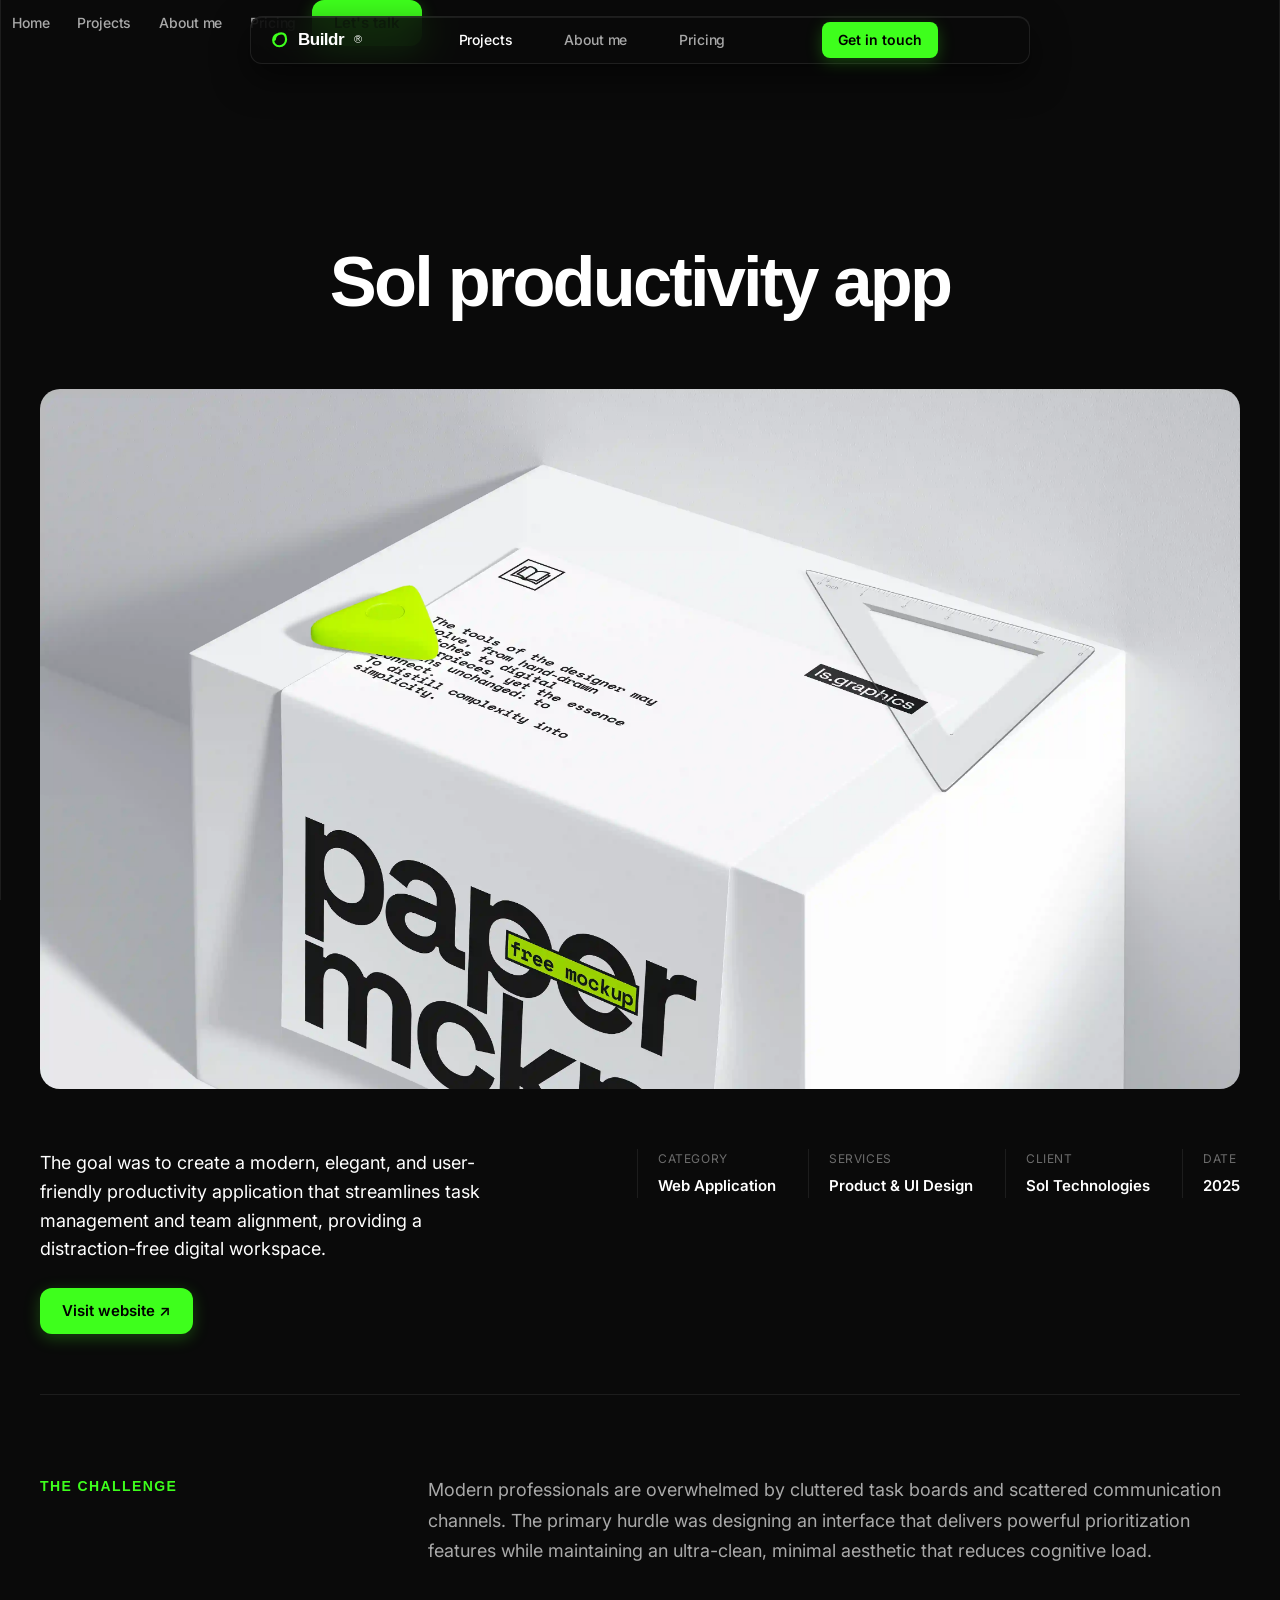
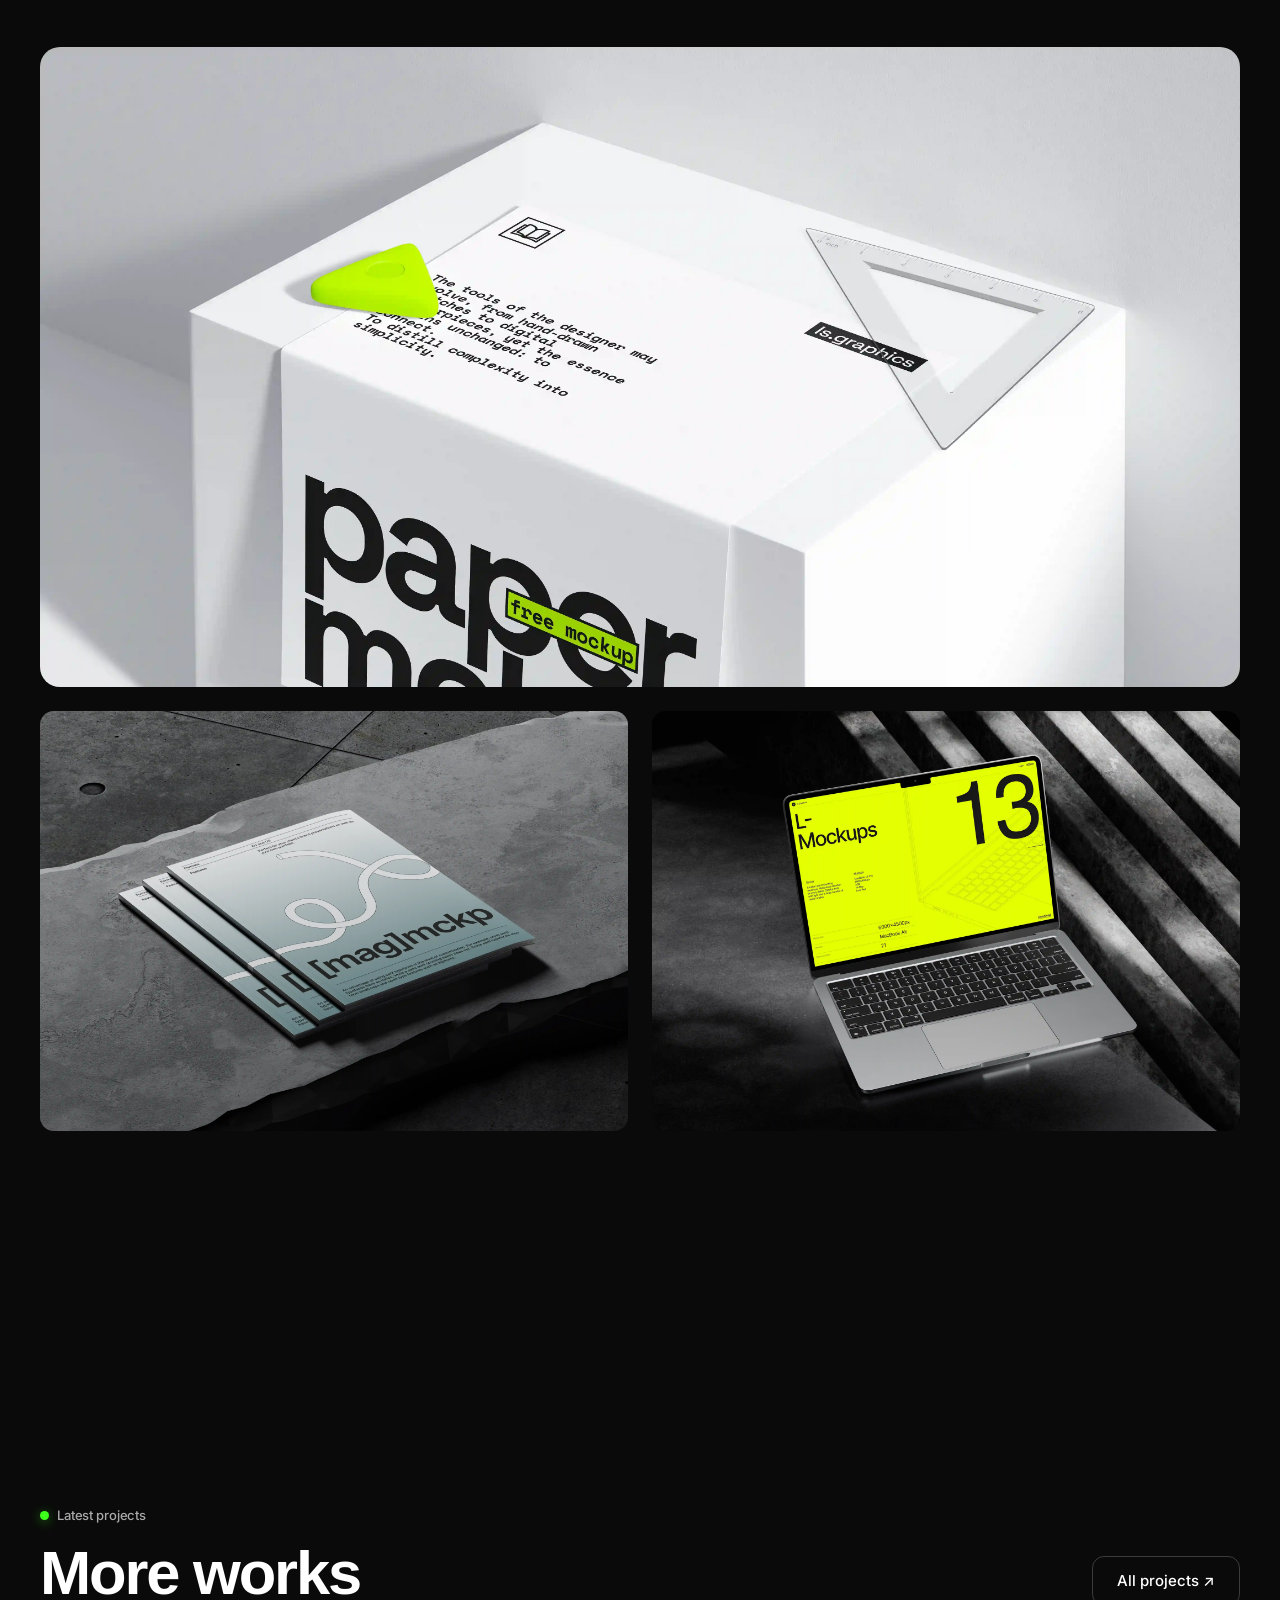
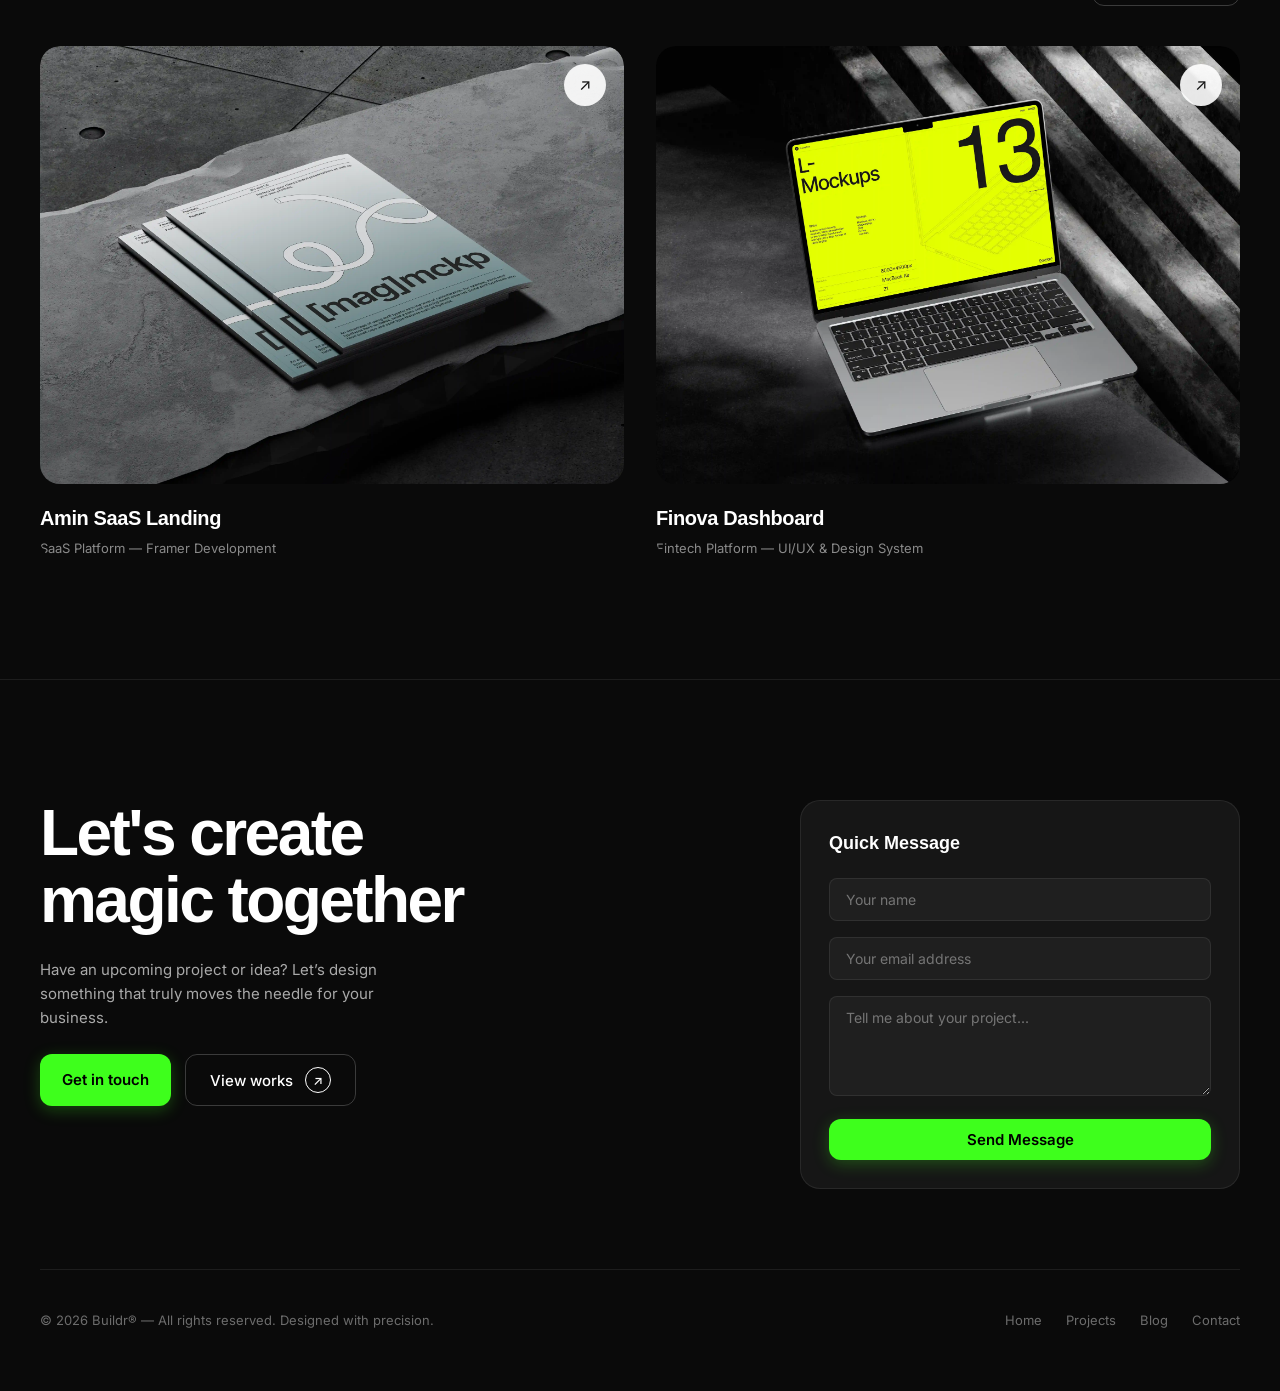
<file: projects/sol-productivity-app.html>
<!DOCTYPE html>
<html lang="en">
<head>
  <meta charset="UTF-8">
  <meta name="viewport" content="width=device-width, initial-scale=1.0">
  <title>Sol productivity app — Case Study · Akir</title>
  <meta name="description" content="The goal was to create a modern, elegant, and user-friendly productivity application that streamlines task management and team alignment, providing a distraction-free digital workspace.">
  <link rel="icon" href="../assets/images/favicon-light.png" media="(prefers-color-scheme: light)">
  <link rel="icon" href="../assets/images/favicon-dark.png" media="(prefers-color-scheme: dark)">

  <!-- Google Fonts: Inter -->
  <link rel="preconnect" href="https://fonts.googleapis.com">
  <link rel="preconnect" href="https://fonts.gstatic.com" crossorigin>
  <link href="https://fonts.googleapis.com/css2?family=Inter:wght@300;400;500;600;700;800&display=swap" rel="stylesheet">
  
  <!-- Fontshare: Satoshi -->
  <link href="https://api.fontshare.com/v2/css?f[]=satoshi@400,500,600,700,800,900&display=swap" rel="stylesheet">

  <!-- Stylesheets -->
  <link rel="stylesheet" href="../css/tokens.css">
  <link rel="stylesheet" href="../css/base.css">
  <link rel="stylesheet" href="../css/components.css">
  <link rel="stylesheet" href="../css/animations.css">
  <link rel="stylesheet" href="../css/responsive.css">
</head>
<body>
  <!-- Desktop Decorative Side Borders -->
  <div class="v-borders"></div>

  <!-- Navbar -->
  <header class="navbar">
    <div class="navbar-inner">
      <a href="../index.html" class="nav-brand">
        <svg width="22" height="22" viewBox="0 0 24 24" fill="none" xmlns="http://www.w3.org/2000/svg">
          <path d="M7 11.5C7 7.5 10 4 14.5 4C19 4 20.5 7.5 20.5 11.5C20.5 15.5 17 19.5 12.5 19.5C8 19.5 5 16 5 12C5 8 8 5 12 4.5" stroke="#3EFF1C" stroke-width="2.6" stroke-linecap="round" stroke-linejoin="round"/>
        </svg>
        Buildr<span class="brand-reg">®</span>
      </a>
      <nav class="nav-menu">
        <a href="../projects.html" class="nav-link active">Projects</a>
        <a href="../index.html#about" class="nav-link">About me</a>
        <a href="../index.html#pricing" class="nav-link">Pricing</a>
      </nav>
      <div class="nav-cta"><a href="../contact.html" class="btn-green">Get in touch</a></div>
      <button class="nav-toggle" id="nav-toggle" aria-label="Toggle Navigation">
        <span></span>
        <span></span>
        <span></span>
      </button>
    </div>
  </header>

  <!-- Mobile Navigation Drawer -->
  <div class="mobile-drawer" id="mobile-drawer">
    <a href="../index.html" class="nav-link">Home</a>
    <a href="../projects.html" class="nav-link">Projects</a>
    <a href="../index.html#about" class="nav-link">About me</a>
    <a href="../index.html#pricing" class="nav-link">Pricing</a>
    <a href="../contact.html" class="btn-green">Let's talk</a>
  </div>

  <main style="padding-top: 180px; padding-bottom: 120px; background: var(--black);">
    <div class="container">
      <!-- Title -->
      <div style="text-align: center; margin-bottom: 50px;" class="reveal">
        <h1 style="font-family: var(--font-display); font-size: clamp(40px, 5.5vw, 76px); font-weight: 800; letter-spacing: -0.04em; color: var(--text-white); margin-bottom: 20px;">
          Sol productivity app
        </h1>
      </div>

      <!-- Hero Mockup -->
      <div class="reveal" style="width: 100%; max-height: 700px; border-radius: var(--radius-lg); overflow: hidden; margin-bottom: 60px; background: #181818;">
        <img src="../assets/images/SWWGC1c7HYWZyYEpOl31oH45MU8.webp" alt="Sol productivity app" style="width: 100%; height: 100%; object-fit: cover;">
      </div>

      <!-- Project Metadata Bar -->
      <div class="reveal" style="display: flex; gap: 40px; align-items: flex-start; justify-content: space-between; padding-bottom: 60px; border-bottom: 1px solid var(--dark-border); margin-bottom: 80px; flex-wrap: wrap;">
        <div style="max-width: 480px;">
          <p style="color: var(--text-white); font-size: 18px; line-height: 1.6; margin-bottom: 24px;">
            The goal was to create a modern, elegant, and user-friendly productivity application that streamlines task management and team alignment, providing a distraction-free digital workspace.
          </p>
          <a href="https://framer.com" target="_blank" rel="noopener" class="btn-green">Visit website ↗</a>
        </div>

        <div style="display: flex; gap: 32px; flex-wrap: wrap;">
          <div style="border-left: 1px solid var(--dark-border); padding-left: 20px;">
            <div style="font-size: 12px; color: var(--text-subtle); margin-bottom: 6px; text-transform: uppercase; letter-spacing: 0.05em;">Category</div>
            <div style="font-size: 15px; font-weight: 600; color: var(--text-white);">Web Application</div>
          </div>
          <div style="border-left: 1px solid var(--dark-border); padding-left: 20px;">
            <div style="font-size: 12px; color: var(--text-subtle); margin-bottom: 6px; text-transform: uppercase; letter-spacing: 0.05em;">Services</div>
            <div style="font-size: 15px; font-weight: 600; color: var(--text-white);">Product & UI Design</div>
          </div>
          <div style="border-left: 1px solid var(--dark-border); padding-left: 20px;">
            <div style="font-size: 12px; color: var(--text-subtle); margin-bottom: 6px; text-transform: uppercase; letter-spacing: 0.05em;">Client</div>
            <div style="font-size: 15px; font-weight: 600; color: var(--text-white);">Sol Technologies</div>
          </div>
          <div style="border-left: 1px solid var(--dark-border); padding-left: 20px;">
            <div style="font-size: 12px; color: var(--text-subtle); margin-bottom: 6px; text-transform: uppercase; letter-spacing: 0.05em;">Date</div>
            <div style="font-size: 15px; font-weight: 600; color: var(--text-white);">2025</div>
          </div>
        </div>
      </div>

      <!-- The Challenge -->
      <div class="reveal" style="display: grid; grid-template-columns: 0.6fr 1.4fr; gap: 40px; margin-bottom: 80px;">
        <h2 style="font-family: var(--font-display); font-size: 14px; font-weight: 700; color: var(--green); letter-spacing: 0.1em; text-transform: uppercase;">
          THE CHALLENGE
        </h2>
        <p style="font-size: 18px; line-height: 1.7; color: var(--text-muted);">
          Modern professionals are overwhelmed by cluttered task boards and scattered communication channels. The primary hurdle was designing an interface that delivers powerful prioritization features while maintaining an ultra-clean, minimal aesthetic that reduces cognitive load.
        </p>
      </div>

      <!-- Showcase Image Gallery -->
      <div class="reveal" style="display: flex; flex-direction: column; gap: 24px; margin-bottom: 80px;">
        <div style="width: 100%; max-height: 640px; border-radius: var(--radius-lg); overflow: hidden; background: #181818;">
          <img src="../assets/images/SWWGC1c7HYWZyYEpOl31oH45MU8.webp" alt="Showcase 1" style="width: 100%; height: 100%; object-fit: cover;">
        </div>
        <div style="display: grid; grid-template-columns: 1fr 1fr; gap: 24px;">
          <div style="border-radius: var(--radius-md); overflow: hidden; height: 420px; background: #181818;">
            <img src="../assets/images/hZguIxn8ZhsPFL6AqNqvTMoO90.webp" alt="Showcase 2" style="width: 100%; height: 100%; object-fit: cover;">
          </div>
          <div style="border-radius: var(--radius-md); overflow: hidden; height: 420px; background: #181818;">
            <img src="../assets/images/Ir1ivZ7SgBGshY8A0pYsaCNl7M.webp" alt="Showcase 3" style="width: 100%; height: 100%; object-fit: cover;">
          </div>
        </div>
      </div>

      <!-- Final Outcome -->
      <div class="reveal" style="display: grid; grid-template-columns: 0.6fr 1.4fr; gap: 40px; margin-bottom: 120px; padding-bottom: 80px; border-bottom: 1px solid var(--dark-border);">
        <h2 style="font-family: var(--font-display); font-size: 14px; font-weight: 700; color: var(--green); letter-spacing: 0.1em; text-transform: uppercase;">
          FINAL OUTCOME
        </h2>
        <p style="font-size: 18px; line-height: 1.7; color: var(--text-muted);">
          A cohesive design system and interactive web experience that increased daily active retention by 42% and earned praise across design communities for its fluid ergonomics and intuitive keyboard navigation.
        </p>
      </div>

      <!-- More Works Section -->
      <div class="reveal">
        <div style="display: flex; justify-content: space-between; align-items: flex-end; margin-bottom: 40px;">
          <div>
            <div class="pre-heading dark-theme">
              <span class="dot"></span>
              <span>Latest projects</span>
            </div>
            <h2 class="section-title" style="color: var(--text-white); margin-bottom: 0;">More works</h2>
          </div>
          <a href="../projects.html" class="btn-outline">All projects ↗</a>
        </div>

        <div style="display: grid; grid-template-columns: repeat(2, 1fr); gap: 32px;">
          
          <a href="amin-saas-landing.html" class="project-card reveal">
            <div class="img-wrapper">
              <img src="../assets/images/hZguIxn8ZhsPFL6AqNqvTMoO90.webp" alt="Amin SaaS Landing">
              <div class="card-arrow">↗</div>
            </div>
            <div class="card-meta">
              <div>
                <h3 class="card-title">Amin SaaS Landing</h3>
                <p class="card-cat">SaaS Platform — Framer Development</p>
              </div>
            </div>
          </a>

          <a href="finova-dashboard.html" class="project-card reveal">
            <div class="img-wrapper">
              <img src="../assets/images/Ir1ivZ7SgBGshY8A0pYsaCNl7M.webp" alt="Finova Dashboard">
              <div class="card-arrow">↗</div>
            </div>
            <div class="card-meta">
              <div>
                <h3 class="card-title">Finova Dashboard</h3>
                <p class="card-cat">Fintech Platform — UI/UX & Design System</p>
              </div>
            </div>
          </a>

        </div>
      </div>

    </div>
  </main>

  <!-- Footer -->
  <footer class="footer">
    <div class="container">
      <div class="footer-top">
        <div class="footer-left reveal">
          <h2>Let's create<br>magic together</h2>
          <p style="color: var(--text-muted); font-size: 15px; margin-bottom: 24px; max-width: 380px;">
            Have an upcoming project or idea? Let’s design something that truly moves the needle for your business.
          </p>
          <div style="display: flex; gap: 14px;">
            <a href="../contact.html" class="btn-green">Get in touch</a>
            <a href="../projects.html" class="btn-outline">
              <span>View works</span>
              <span class="circle-arrow">↗</span>
            </a>
          </div>
        </div>

        <div class="footer-right reveal">
          <form class="footer-form" id="contact-form">
            <h3 style="font-family: var(--font-display); font-size: 18px; color: var(--text-white); margin-bottom: 4px;">Quick Message</h3>
            <div class="form-group">
              <input type="text" placeholder="Your name" required>
            </div>
            <div class="form-group">
              <input type="email" placeholder="Your email address" required>
            </div>
            <div class="form-group">
              <textarea placeholder="Tell me about your project..." rows="3" required></textarea>
            </div>
            <button type="submit" class="btn-green" style="width: 100%;">Send Message</button>
          </form>
        </div>
      </div>

      <div class="footer-bottom">
        <div>
          © 2026 Buildr® — All rights reserved. Designed with precision.
        </div>
        <div class="footer-links">
          <a href="../index.html">Home</a>
          <a href="../projects.html">Projects</a>
          <a href="../blog.html">Blog</a>
          <a href="../contact.html">Contact</a>
        </div>
      </div>
    </div>
  </footer>

  <!-- Scripts -->
  <script src="../assets/lenis.min.js"></script>
  <script src="../js/main.js"></script>
</body>
</html>
</file>
<file: css/tokens.css>
/* ==========================================================================
   DESIGN TOKENS — BUILDR PORTFOLIO
   ========================================================================== */
:root {
  /* Brand Accents */
  --green: #3EFF1C;
  --green-hover: #35e015;
  --green-glow: rgba(62, 255, 28, 0.45);
  --green-subtle: rgba(62, 255, 28, 0.12);

  /* Dark Theme Palette */
  --black: #0a0a0a;
  --dark: #121212;
  --dark-card: #161616;
  --dark-card-hover: #1c1c1c;
  --dark-border: rgba(255, 255, 255, 0.08);
  --dark-border-hover: rgba(255, 255, 255, 0.18);
  --text-white: #ffffff;
  --text-muted: rgba(255, 255, 255, 0.65);
  --text-subtle: rgba(255, 255, 255, 0.4);

  /* Light Theme Palette */
  --light: #f8f8f8;
  --light-card: #ffffff;
  --light-border: rgba(0, 0, 0, 0.08);
  --light-border-hover: rgba(0, 0, 0, 0.16);
  --text-dark: #121212;
  --text-dark-muted: #666666;
  --text-dark-subtle: #8a8a8a;

  /* Typography */
  --font-display: 'Satoshi', -apple-system, BlinkMacSystemFont, 'Segoe UI', Roboto, sans-serif;
  --font-body: 'Inter', -apple-system, BlinkMacSystemFont, 'Segoe UI', Roboto, sans-serif;

  /* Layout */
  --max-w: 1280px;
  --container-padding: 40px;
  --container-padding-mobile: 16px;
  --border-overlay: rgba(255, 255, 255, 0.08);

  /* Transitions & Springs */
  --transition-fast: 0.2s ease;
  --transition-normal: 0.35s cubic-bezier(0.16, 1, 0.3, 1);
  --transition-spring: 0.6s cubic-bezier(0.16, 1, 0.3, 1);
  --radius-sm: 8px;
  --radius-md: 14px;
  --radius-lg: 20px;
  --radius-pill: 100px;
}
</file>
<file: css/base.css>
/* ==========================================================================
   BASE & RESET STYLES
   ========================================================================== */
*, *::before, *::after {
  margin: 0;
  padding: 0;
  box-sizing: border-box;
}

html {
  -webkit-font-smoothing: antialiased;
  -moz-osx-font-smoothing: grayscale;
  background-color: var(--black);
  color: var(--text-white);
  font-family: var(--font-body);
}

html.lenis, html.lenis body {
  height: auto;
}

.lenis.lenis-smooth {
  scroll-behavior: auto !important;
}

.lenis.lenis-stopped {
  overflow: hidden;
}

.lenis.lenis-scrolling iframe {
  pointer-events: none;
}

body {
  overflow-x: hidden;
  line-height: 1.6;
  font-size: 15px;
  background-color: var(--black);
  position: relative;
}

::selection {
  background-color: var(--green);
  color: var(--black);
}

a {
  text-decoration: none;
  color: inherit;
  transition: var(--transition-fast);
}

img, svg, video {
  max-width: 100%;
  height: auto;
  display: block;
}

ul, ol {
  list-style: none;
}

button, input, textarea, select {
  font-family: inherit;
  font-size: inherit;
  border: none;
  outline: none;
  background: none;
  color: inherit;
}

button {
  cursor: pointer;
}

/* Containers */
.container {
  width: 100%;
  max-width: var(--max-w);
  margin: 0 auto;
  padding-left: var(--container-padding);
  padding-right: var(--container-padding);
  position: relative;
}

/* Framer Desktop Side Border Overlay */
.v-borders {
  position: fixed;
  top: 0;
  left: 50%;
  transform: translateX(-50%);
  width: 100%;
  max-width: var(--max-w);
  height: 100%;
  pointer-events: none;
  z-index: 99;
}

.v-borders::before,
.v-borders::after {
  content: '';
  position: absolute;
  top: 0;
  bottom: 0;
  width: 1px;
  background-color: var(--border-overlay);
}

.v-borders::before {
  left: 0;
}

.v-borders::after {
  right: 0;
}

/* Section Dividers */
.section-divider {
  width: 100%;
  height: 1px;
  background-color: var(--dark-border);
  position: relative;
  z-index: 5;
}

.section-divider.light {
  background-color: var(--light-border);
}
</file>
<file: css/components.css>
/* ==========================================================================
   UI COMPONENTS
   ========================================================================== */

/* ===== NAVBAR ===== */
.navbar {
  position: fixed;
  top: 0;
  left: 0;
  right: 0;
  z-index: 1000;
  padding: 18px 24px 0;
  display: flex;
  justify-content: center;
  pointer-events: none;
}

.navbar-inner {
  width: 100%;
  max-width: 800px;
  background: rgba(10, 10, 10, 0.85);
  backdrop-filter: blur(20px);
  -webkit-backdrop-filter: blur(20px);
  border: 1px solid var(--dark-border);
  border-radius: var(--radius-pill);
  padding: 8px 10px 8px 22px;
  display: flex;
  align-items: center;
  justify-content: space-between;
  pointer-events: auto;
  box-shadow: 0 10px 30px rgba(0, 0, 0, 0.4);
  transition: var(--transition-normal);
}

.nav-brand {
  display: flex;
  align-items: center;
  gap: 10px;
  font-family: var(--font-display);
  font-weight: 700;
  font-size: 17px;
  letter-spacing: -0.03em;
  color: var(--text-white);
}

.nav-brand .brand-badge {
  width: 8px;
  height: 8px;
  background: var(--green);
  border-radius: 50%;
  box-shadow: 0 0 10px var(--green);
}

.nav-menu {
  display: flex;
  align-items: center;
  gap: 36px;
}

.nav-link {
  color: var(--text-muted);
  font-size: 14px;
  font-weight: 500;
  letter-spacing: -0.01em;
  position: relative;
  transition: color var(--transition-fast);
}

.nav-link:hover,
.nav-link.active {
  color: var(--text-white);
}

.nav-cta {
  display: flex;
  align-items: center;
}

.nav-right-group {
  display: flex;
  align-items: center;
  gap: 12px;
}

/* ==========================================================================
   PREMIUM COMPACT FLAG DROPDOWN LANGUAGE SELECTOR
   ========================================================================== */
.lang-dropdown {
  position: relative;
  display: inline-block;
  user-select: none;
}

.lang-dropdown-trigger {
  display: inline-flex;
  align-items: center;
  gap: 7px;
  height: 34px;
  padding: 0 11px;
  background: rgba(255, 255, 255, 0.06);
  border: 1px solid rgba(255, 255, 255, 0.12);
  border-radius: 999px;
  color: #ffffff;
  font-family: var(--font-body);
  font-size: 12px;
  font-weight: 600;
  letter-spacing: 0.03em;
  cursor: pointer;
  transition: all 0.22s cubic-bezier(0.16, 1, 0.3, 1);
  backdrop-filter: blur(8px);
  -webkit-backdrop-filter: blur(8px);
  touch-action: manipulation;
}

.lang-dropdown-trigger:hover {
  background: rgba(255, 255, 255, 0.1);
  border-color: rgba(255, 255, 255, 0.22);
}

.lang-dropdown.open .lang-dropdown-trigger {
  background: rgba(255, 255, 255, 0.12);
  border-color: var(--green);
  box-shadow: 0 0 14px rgba(62, 255, 28, 0.28);
}

.lang-trigger-flag,
.lang-item-flag {
  display: inline-flex;
  align-items: center;
  justify-content: center;
  line-height: 1;
  flex-shrink: 0;
}

.flag-icon {
  width: 18px;
  height: 13.5px;
  border-radius: 3px;
  object-fit: cover;
  box-shadow: 0 1px 3px rgba(0, 0, 0, 0.5);
  display: block;
}

.lang-trigger-code {
  font-size: 12px;
  font-weight: 600;
  letter-spacing: 0.04em;
  color: #ffffff;
}

.lang-trigger-chevron {
  width: 11px;
  height: 11px;
  color: rgba(255, 255, 255, 0.6);
  transition: transform 0.22s cubic-bezier(0.16, 1, 0.3, 1), color 0.22s ease;
  margin-left: 1px;
}

.lang-dropdown.open .lang-trigger-chevron {
  transform: rotate(180deg);
  color: var(--green);
}

/* Dropdown Floating Menu */
.lang-dropdown-menu {
  position: absolute;
  top: calc(100% + 8px);
  right: 0;
  min-width: 165px;
  background: rgba(18, 18, 18, 0.97);
  border: 1px solid rgba(255, 255, 255, 0.14);
  border-radius: 14px;
  padding: 6px;
  box-shadow: 0 16px 38px rgba(0, 0, 0, 0.7), 0 0 0 1px rgba(255, 255, 255, 0.05);
  backdrop-filter: blur(20px);
  -webkit-backdrop-filter: blur(20px);
  z-index: 1000;
  display: flex;
  flex-direction: column;
  gap: 3px;
  opacity: 0;
  transform: translateY(-8px) scale(0.96);
  pointer-events: none;
  visibility: hidden;
  transition: opacity 0.2s cubic-bezier(0.16, 1, 0.3, 1), transform 0.2s cubic-bezier(0.16, 1, 0.3, 1), visibility 0.2s;
  transform-origin: top right;
}

.lang-dropdown.open .lang-dropdown-menu {
  opacity: 1;
  transform: translateY(0) scale(1);
  pointer-events: auto;
  visibility: visible;
}

.lang-dropdown-item {
  display: flex;
  align-items: center;
  gap: 10px;
  width: 100%;
  padding: 8px 10px;
  background: transparent;
  border: none;
  border-radius: 9px;
  color: rgba(255, 255, 255, 0.78);
  font-family: var(--font-body);
  font-size: 13px;
  font-weight: 500;
  text-align: left;
  cursor: pointer;
  transition: background 0.15s ease, color 0.15s ease;
  touch-action: manipulation;
}

.lang-dropdown-item:hover {
  background: rgba(255, 255, 255, 0.08);
  color: #ffffff;
}

.lang-item-name {
  flex-grow: 1;
  font-size: 13px;
}

.lang-item-code {
  font-size: 11px;
  font-weight: 600;
  color: rgba(255, 255, 255, 0.4);
  letter-spacing: 0.04em;
}

.lang-item-check {
  font-size: 13px;
  font-weight: 700;
  color: var(--green);
  opacity: 0;
  transition: opacity 0.15s ease;
}

.lang-dropdown-item.active {
  background: rgba(62, 255, 28, 0.1);
  color: #ffffff;
}

.lang-dropdown-item.active .lang-item-name {
  color: #ffffff;
  font-weight: 600;
}

.lang-dropdown-item.active .lang-item-code {
  color: var(--green);
}

.lang-dropdown-item.active .lang-item-check {
  opacity: 1;
}

/* Mobile Menu Language Switcher */
.mobile-lang-wrap {
  display: flex;
  justify-content: center;
  margin: 18px 0 10px;
  width: 100%;
}

.mobile-lang-wrap .lang-dropdown {
  width: auto;
}

.mobile-lang-wrap .lang-dropdown-trigger {
  height: 38px;
  padding: 0 14px;
  font-size: 13px;
  gap: 8px;
  background: rgba(255, 255, 255, 0.08);
}

.mobile-lang-wrap .lang-dropdown-menu {
  left: 50%;
  right: auto;
  transform: translateX(-50%) translateY(-8px) scale(0.96);
  transform-origin: top center;
  min-width: 180px;
}

.mobile-lang-wrap .lang-dropdown.open .lang-dropdown-menu {
  transform: translateX(-50%) translateY(0) scale(1);
}

/* Legacy fallback */
.lang-switcher {
  display: inline-flex;
  align-items: center;
  background: rgba(255, 255, 255, 0.06);
  border: 1px solid rgba(255, 255, 255, 0.12);
  border-radius: 999px;
  padding: 3px;
  gap: 2px;
}
.lang-btn {
  background: transparent;
  border: none;
  color: rgba(255, 255, 255, 0.55);
  font-size: 11px;
  font-weight: 600;
  padding: 4px 8px;
  border-radius: 999px;
  cursor: pointer;
}
.lang-btn.active {
  background: #222222;
  color: var(--green);
}

/* Mobile Hamburger & Drawer */
/* Circular Toggle Button */
.nav-toggle-circle {
  display: none;
  width: 40px;
  height: 40px;
  border-radius: 50%;
  background-color: #ffffff;
  border: none;
  cursor: pointer;
  padding: 0;
  flex-direction: column;
  align-items: center;
  justify-content: center;
  gap: 5px;
  transition: transform 0.2s ease, background-color 0.2s ease;
  z-index: 100;
}

.nav-toggle-circle:hover {
  transform: scale(1.05);
}

.nav-toggle-circle .toggle-bar {
  width: 16px;
  height: 2px;
  background-color: #000000;
  border-radius: 1px;
  transition: transform 0.25s ease, opacity 0.25s ease;
}

.nav-toggle-circle.open .toggle-bar:nth-child(1) {
  transform: translateY(3.5px) rotate(45deg);
}

.nav-toggle-circle.open .toggle-bar:nth-child(2) {
  transform: translateY(-3.5px) rotate(-45deg);
}

/* Authentic Framer Floating Modal Card */
.mobile-menu-backdrop {
  position: fixed;
  inset: 0;
  background: rgba(0, 0, 0, 0.75);
  backdrop-filter: blur(12px);
  -webkit-backdrop-filter: blur(12px);
  z-index: 998;
  opacity: 0;
  pointer-events: none;
  transition: opacity 0.28s ease;
}

.mobile-menu-backdrop.open {
  opacity: 1;
  pointer-events: auto;
}

.mobile-menu-modal {
  position: fixed;
  top: 12px;
  left: 12px;
  right: 12px;
  width: calc(100% - 24px);
  max-width: 440px;
  margin: 0 auto;
  background: #0d0d0d;
  border: 1px solid rgba(255, 255, 255, 0.12);
  border-radius: 24px;
  padding: 20px 20px 24px;
  box-shadow: 0 24px 60px rgba(0, 0, 0, 0.9), 0 4px 20px rgba(0, 0, 0, 0.5);
  box-sizing: border-box;
  z-index: 999;
  opacity: 0;
  transform: scale(0.94) translateY(-10px);
  pointer-events: none;
  transition: opacity 0.28s ease, transform 0.35s cubic-bezier(0.16, 1, 0.3, 1);
  display: flex;
  flex-direction: column;
}

.mobile-menu-modal.open {
  opacity: 1;
  pointer-events: auto;
  transform: scale(1) translateY(0);
}

.mobile-menu-header {
  display: flex;
  justify-content: space-between;
  align-items: center;
  width: 100%;
  box-sizing: border-box;
  margin-bottom: 28px;
}

.mobile-menu-header .nav-brand {
  font-family: var(--font-display);
  font-size: 20px;
  font-weight: 700;
  color: var(--text-white);
  display: inline-flex;
  align-items: center;
  gap: 10px;
}

.mobile-menu-close {
  width: 40px;
  height: 40px;
  border-radius: 50%;
  background: #ffffff;
  color: #000000;
  border: none;
  display: flex;
  align-items: center;
  justify-content: center;
  cursor: pointer;
  transition: transform 0.2s ease;
}

.mobile-menu-close:hover {
  transform: scale(1.06);
}

.mobile-menu-links {
  display: flex;
  flex-direction: column;
  align-items: center;
  justify-content: center;
  gap: 20px;
  margin-bottom: 32px;
}

.mobile-menu-links .mob-link {
  font-family: var(--font-display);
  font-size: clamp(26px, 7vw, 32px);
  font-weight: 500;
  color: #ffffff;
  text-decoration: none;
  letter-spacing: -0.02em;
  transition: color 0.2s ease, transform 0.2s ease;
}

.mobile-menu-links .mob-link:hover {
  color: var(--green);
  transform: scale(1.04);
}

.mobile-menu-footer {
  width: 100%;
}

.mobile-menu-footer .btn-green-mob {
  display: flex;
  align-items: center;
  justify-content: center;
  width: 100%;
  height: 50px;
  background: var(--green);
  color: #000000;
  font-family: var(--font-body);
  font-size: 16px;
  font-weight: 600;
  border-radius: 14px;
  text-decoration: none;
  transition: transform 0.2s ease, filter 0.2s ease;
}

.mobile-menu-footer .btn-green-mob:hover {
  filter: brightness(1.08);
  transform: translateY(-1px);
}

/* ===== BUTTONS ===== */
.btn-green {
  display: inline-flex;
  align-items: center;
  justify-content: center;
  gap: 8px;
  background-color: var(--green);
  color: var(--black);
  font-weight: 600;
  font-size: 14px;
  padding: 10px 22px;
  border-radius: var(--radius-pill);
  transition: var(--transition-normal);
  white-space: nowrap;
}

.btn-green:hover {
  background-color: var(--green-hover);
  box-shadow: 0 4px 20px var(--green-glow);
  transform: translateY(-1px);
}

.btn-outline {
  display: inline-flex;
  align-items: center;
  gap: 12px;
  border: 1px solid rgba(255, 255, 255, 0.2);
  border-radius: var(--radius-pill);
  color: var(--text-white);
  font-size: 14px;
  font-weight: 500;
  padding: 12px 24px;
  transition: var(--transition-normal);
}

.btn-outline:hover {
  background: rgba(255, 255, 255, 0.08);
  border-color: rgba(255, 255, 255, 0.4);
}

.btn-outline .circle-arrow,
.btn-outline-dark .circle-arrow {
  width: 26px;
  height: 26px;
  border-radius: 50%;
  border: 1px solid currentColor;
  display: flex;
  align-items: center;
  justify-content: center;
  font-size: 13px;
  transition: transform var(--transition-normal);
}

.btn-outline:hover .circle-arrow,
.btn-outline-dark:hover .circle-arrow {
  transform: rotate(45deg);
}

.btn-outline-dark {
  display: inline-flex;
  align-items: center;
  gap: 12px;
  border: 1px solid var(--light-border-hover);
  border-radius: var(--radius-pill);
  color: var(--text-dark);
  font-size: 14px;
  font-weight: 500;
  padding: 12px 24px;
  transition: var(--transition-normal);
}

.btn-outline-dark:hover {
  background: rgba(0, 0, 0, 0.05);
  border-color: var(--text-dark);
}

/* ===== PREHEADINGS & BADGES ===== */
.pre-heading {
  display: inline-flex;
  align-items: center;
  gap: 8px;
  font-size: 13px;
  font-weight: 500;
  letter-spacing: -0.01em;
  margin-bottom: 14px;
}

.pre-heading .dot {
  width: 9px;
  height: 9px;
  border-radius: 50%;
  background-color: var(--green);
  box-shadow: 0 2px 12px var(--green-glow);
  flex-shrink: 0;
}

.pre-heading.dark-theme {
  color: var(--text-muted);
}

.pre-heading.light-theme {
  color: var(--text-dark-subtle);
}

.section-title {
  font-family: var(--font-display);
  font-size: clamp(34px, 4.5vw, 56px);
  font-weight: 700;
  line-height: 1.08;
  letter-spacing: -0.035em;
  margin-bottom: 16px;
}

.section-title.center {
  text-align: center;
}

.section-subtitle {
  font-size: 16px;
  line-height: 1.5;
  color: var(--text-dark-muted);
  max-width: 480px;
}

.section-subtitle.center {
  text-align: center;
  margin-left: auto;
  margin-right: auto;
}

/* ===== ROTATING BADGE ===== */
.badge-rotate {
  width: 200px;
  height: 200px;
  position: relative;
  display: flex;
  align-items: center;
  justify-content: center;
}

.badge-rotate .spin-svg {
  width: 100%;
  height: 100%;
  animation: spin 18s linear infinite;
}

.badge-rotate .orbits {
  position: absolute;
  inset: 0;
  display: flex;
  align-items: center;
  justify-content: center;
  pointer-events: none;
}

.badge-rotate .orbit-ring {
  position: absolute;
  border: 1px solid rgba(255, 255, 255, 0.2);
  border-radius: 50%;
  width: 32px;
  height: 76px;
  transform: rotate(-20deg);
}

.badge-rotate .orbit-ring:nth-child(2) { transform: rotate(-20deg) translateX(10px); }
.badge-rotate .orbit-ring:nth-child(3) { transform: rotate(-20deg) translateX(20px); }
.badge-rotate .orbit-ring:nth-child(4) { transform: rotate(-20deg) translateX(30px); }

/* ===== EXPERIENCE CARDS ===== */
.exp-grid {
  display: grid;
  grid-template-columns: repeat(3, 1fr);
  gap: 16px;
  width: 100%;
}

.exp-card {
  background: var(--dark-card);
  border: 1px solid var(--dark-border);
  border-radius: var(--radius-lg);
  padding: 30px 28px;
  display: flex;
  flex-direction: column;
  justify-content: space-between;
  min-height: 240px;
  position: relative;
  overflow: hidden;
  transition: var(--transition-normal);
}

.exp-card:hover {
  border-color: var(--dark-border-hover);
  transform: translateY(-2px);
}

.exp-card .exp-top {
  display: flex;
  justify-content: space-between;
  align-items: center;
  margin-bottom: 20px;
}

.exp-card .exp-year {
  font-size: 13px;
  color: var(--text-subtle);
}

.exp-card .exp-star {
  color: var(--text-subtle);
  font-size: 16px;
}

.exp-card .exp-title {
  font-family: var(--font-display);
  font-size: 20px;
  font-weight: 700;
  letter-spacing: -0.02em;
  color: var(--text-white);
  margin-bottom: 12px;
}

.exp-card .exp-tags {
  display: flex;
  gap: 8px;
  flex-wrap: wrap;
}

.exp-card .tag {
  font-size: 11px;
  padding: 4px 10px;
  border-radius: var(--radius-pill);
  border: 1px solid var(--dark-border);
  color: var(--text-muted);
}

.exp-card .indicator-bar {
  position: absolute;
  bottom: 0;
  left: 0;
  right: 0;
  height: 2px;
  background: #333333;
}

.exp-card.active .indicator-bar {
  background: var(--green);
}

/* ===== PROJECT CARDS ===== */
.project-card {
  background: transparent;
  border-radius: var(--radius-lg);
  display: flex;
  flex-direction: column;
  position: relative;
  overflow: hidden;
  transition: var(--transition-spring);
}

.project-card .img-wrapper {
  width: 100%;
  aspect-ratio: 4 / 3;
  border-radius: var(--radius-lg);
  overflow: hidden;
  position: relative;
  background: #1a1a1a;
}

.project-card .img-wrapper img {
  width: 100%;
  height: 100%;
  object-fit: cover;
  transition: transform 0.7s cubic-bezier(0.16, 1, 0.3, 1);
}

.project-card:hover .img-wrapper img {
  transform: scale(1.04);
}

.project-card .card-arrow {
  position: absolute;
  top: 18px;
  right: 18px;
  width: 42px;
  height: 42px;
  border-radius: 50%;
  background: rgba(255, 255, 255, 0.9);
  color: var(--text-dark);
  display: flex;
  align-items: center;
  justify-content: center;
  font-size: 16px;
  transition: var(--transition-normal);
  z-index: 2;
}

.project-card:hover .card-arrow {
  background: var(--white);
  transform: rotate(45deg);
  box-shadow: 0 4px 15px rgba(0, 0, 0, 0.2);
}

.project-card .card-meta {
  padding-top: 18px;
  display: flex;
  justify-content: space-between;
  align-items: flex-start;
}

.project-card .card-title {
  font-family: var(--font-display);
  font-size: 20px;
  font-weight: 700;
  letter-spacing: -0.02em;
  margin-bottom: 4px;
}

.project-card .card-cat {
  font-size: 13px;
  color: var(--text-dark-subtle);
}

/* Light/Dark Project card variations */
.projects-section-dark .project-card .card-title {
  color: var(--text-white);
}

.projects-section-dark .project-card .card-cat {
  color: var(--text-muted);
}

/* ===== SERVICES ACCORDION ===== */
.service-accordion {
  width: 100%;
  display: flex;
  flex-direction: column;
}

.service-item {
  border-bottom: 1px solid var(--dark-border);
  position: relative;
  transition: var(--transition-fast);
}

.service-item:first-child {
  border-top: 1px solid var(--dark-border);
}

.service-header {
  padding: 32px 0;
  display: flex;
  align-items: center;
  justify-content: space-between;
  cursor: pointer;
  user-select: none;
}

.service-title-wrap {
  display: flex;
  align-items: center;
  gap: 32px;
}

.service-num {
  font-size: 14px;
  color: var(--text-subtle);
  font-family: var(--font-display);
  font-weight: 600;
}

.service-title {
  font-family: var(--font-display);
  font-size: clamp(24px, 3.2vw, 38px);
  font-weight: 700;
  letter-spacing: -0.03em;
  color: var(--text-white);
  transition: color var(--transition-fast);
}

.service-item:hover .service-title,
.service-item.open .service-title {
  color: var(--green);
}

.service-icon {
  width: 36px;
  height: 36px;
  border-radius: 50%;
  border: 1px solid var(--dark-border);
  display: flex;
  align-items: center;
  justify-content: center;
  color: var(--text-white);
  transition: var(--transition-normal);
}

.service-item.open .service-icon {
  transform: rotate(180deg);
  border-color: var(--green);
  color: var(--green);
}

.service-content {
  max-height: 0;
  overflow: hidden;
  transition: max-height 0.5s cubic-bezier(0.16, 1, 0.3, 1);
  display: flex;
  gap: 40px;
  align-items: center;
  justify-content: space-between;
}

.service-item.open .service-content {
  max-height: 280px;
  padding-bottom: 36px;
}

.service-desc {
  max-width: 480px;
  color: var(--text-muted);
  font-size: 15px;
  line-height: 1.6;
}

.service-preview-img {
  width: 240px;
  height: 140px;
  border-radius: var(--radius-md);
  overflow: hidden;
  flex-shrink: 0;
}

.service-preview-img img {
  width: 100%;
  height: 100%;
  object-fit: cover;
}

/* ===== REVIEWS & TICKER ===== */
.reviews-ticker {
  width: 100%;
  overflow: hidden;
  position: relative;
  padding: 30px 0;
}

.reviews-ticker::before,
.reviews-ticker::after {
  content: '';
  position: absolute;
  top: 0;
  bottom: 0;
  width: 100px;
  z-index: 2;
  pointer-events: none;
}

.reviews-ticker::before {
  left: 0;
  background: linear-gradient(to right, var(--black), transparent);
}

.reviews-ticker::after {
  right: 0;
  background: linear-gradient(to left, var(--black), transparent);
}

.ticker-track {
  display: flex;
  gap: 24px;
  width: max-content;
  animation: marquee 35s linear infinite;
}

.ticker-track:hover {
  animation-play-state: paused;
}

.review-card {
  width: 360px;
  background: var(--dark-card);
  border: 1px solid var(--dark-border);
  border-radius: var(--radius-lg);
  padding: 32px 28px;
  display: flex;
  flex-direction: column;
  justify-content: space-between;
  gap: 20px;
  flex-shrink: 0;
}

.review-stars {
  display: flex;
  gap: 4px;
  color: var(--green);
}

.review-quote {
  font-size: 14px;
  line-height: 1.6;
  color: var(--text-white);
  opacity: 0.9;
}

.review-author {
  display: flex;
  align-items: center;
  gap: 12px;
}

.review-author img {
  width: 40px;
  height: 40px;
  border-radius: 50%;
  object-fit: cover;
}

.review-name {
  font-family: var(--font-display);
  font-weight: 700;
  font-size: 14px;
  color: var(--text-white);
}

.review-role {
  font-size: 12px;
  color: var(--text-subtle);
}

/* ===== BENTO WHY CHOOSE ME ===== */
.bento-section {
  display: grid;
  grid-template-columns: 0.85fr 1.15fr;
  gap: 20px;
  width: 100%;
}

.bento-portrait-card {
  background: #181818;
  border-radius: var(--radius-lg);
  position: relative;
  overflow: hidden;
  min-height: 520px;
  display: flex;
  align-items: flex-end;
}

.bento-portrait-card img {
  width: 100%;
  height: 100%;
  object-fit: cover;
  position: absolute;
  top: 0;
  left: 0;
}

.bento-pill-notch {
  position: absolute;
  top: 0;
  right: 0;
  background: var(--black);
  width: 100px;
  height: 60px;
  border-radius: 0 0 0 15px;
  display: flex;
  align-items: center;
  justify-content: center;
  z-index: 3;
}

.bento-cards-grid {
  display: grid;
  grid-template-columns: repeat(2, 1fr);
  gap: 18px;
}

.why-card {
  background: var(--dark-card);
  border: 1px solid var(--dark-border);
  border-radius: var(--radius-lg);
  padding: 30px 24px;
  display: flex;
  flex-direction: column;
  justify-content: space-between;
  min-height: 240px;
  transition: var(--transition-normal);
}

.why-card:hover {
  border-color: var(--dark-border-hover);
  transform: translateY(-2px);
}

.why-card .card-top-icon {
  width: 44px;
  height: 44px;
  border-radius: 50%;
  background: rgba(255, 255, 255, 0.05);
  display: flex;
  align-items: center;
  justify-content: center;
  color: var(--text-white);
  margin-bottom: 20px;
}

.why-card h3 {
  font-family: var(--font-display);
  font-size: 19px;
  font-weight: 700;
  letter-spacing: -0.02em;
  color: var(--text-white);
  margin-bottom: 8px;
}

.why-card p {
  font-size: 13px;
  color: var(--text-muted);
  line-height: 1.5;
}

.why-card.green-accent {
  background: var(--green);
  color: var(--black);
  position: relative;
  overflow: hidden;
}

.why-card.green-accent h3 {
  color: var(--black);
  font-size: 42px;
  font-weight: 800;
  line-height: 1;
  margin-bottom: 6px;
}

.why-card.green-accent p {
  color: rgba(0, 0, 0, 0.75);
  font-weight: 600;
  font-size: 14px;
}

.why-card.green-accent .client-stack {
  display: flex;
  margin-top: 14px;
}

.why-card.green-accent .client-stack img {
  width: 34px;
  height: 34px;
  border-radius: 50%;
  border: 2px solid var(--green);
  margin-left: -8px;
  object-fit: cover;
}

.why-card.green-accent .client-stack img:first-child {
  margin-left: 0;
}

/* ===== PRICING CARDS ===== */
.pricing-grid {
  display: grid;
  grid-template-columns: 1fr 1.65fr;
  gap: 24px;
  align-items: stretch;
  width: 100%;
  max-width: 1100px;
  margin: 0 auto;
}

.pricing-grid-v3 {
  display: grid;
  grid-template-columns: 1fr 1.65fr;
  gap: 24px;
  align-items: stretch;
  width: 100%;
  max-width: 1100px;
  margin: 0 auto;
}

/* Card 1: Basic */
.pricing-card-basic {
  background-color: #0d0d0d;
  border: 1px solid rgba(255, 255, 255, 0.1);
  border-radius: 18px;
  padding: 38px 32px 32px;
  display: flex;
  flex-direction: column;
  justify-content: space-between;
  position: relative;
  transition: border-color 0.3s ease, box-shadow 0.3s ease;
}

.pricing-card-basic:hover {
  border-color: rgba(255, 255, 255, 0.22);
  box-shadow: 0 10px 30px rgba(0, 0, 0, 0.5);
}

/* Card 2: Premium (Featured with Green Radiant Glow) */
.pricing-card-premium {
  background: radial-gradient(ellipse 95% 75% at 20% 100%, rgba(62, 255, 28, 0.95) 0%, rgba(62, 255, 28, 0.38) 38%, rgba(20, 50, 15, 0.2) 65%, transparent 80%), #0d0d0d;
  background-color: #0d0d0d;
  border: 1px solid rgba(255, 255, 255, 0.12);
  border-radius: 18px;
  padding: 38px 36px 32px;
  display: flex;
  flex-direction: column;
  justify-content: space-between;
  position: relative;
  overflow: hidden;
  box-shadow: 0 10px 40px rgba(0, 0, 0, 0.6);
  transition: border-color 0.3s ease, box-shadow 0.3s ease;
}

.pricing-card-premium:hover {
  border-color: rgba(62, 255, 28, 0.4);
  box-shadow: 0 14px 45px rgba(62, 255, 28, 0.18);
}

.premium-inner-grid {
  display: grid;
  grid-template-columns: 1fr 1.35fr;
  gap: 36px;
  align-items: flex-start;
}

/* Common Typography for Cards */
.pricing-tier-title {
  font-family: var(--font-display);
  font-size: 24px;
  font-weight: 600;
  letter-spacing: -0.02em;
  color: #ffffff;
  margin: 0;
}

.pricing-tier-sub {
  font-size: 14px;
  color: rgba(255, 255, 255, 0.6);
  margin-top: 4px;
  font-weight: 400;
}

.pricing-price-row {
  display: flex;
  align-items: baseline;
  margin-top: 24px;
}

.pricing-price-amount {
  font-family: var(--font-display);
  font-size: clamp(38px, 4.2vw, 50px);
  font-weight: 700;
  letter-spacing: -0.035em;
  color: #ffffff;
  line-height: 1;
}

.pricing-price-cycle {
  font-size: 15px;
  color: rgba(255, 255, 255, 0.65);
  margin-left: 6px;
}

.pricing-divider {
  width: 100%;
  height: 1px;
  background: rgba(255, 255, 255, 0.1);
  margin: 20px 0 24px;
}

.pricing-includes-label {
  font-size: 13px;
  font-weight: 600;
  letter-spacing: -0.01em;
  color: rgba(255, 255, 255, 0.85);
  margin-bottom: 16px;
}

.pricing-features-list {
  display: flex;
  flex-direction: column;
  gap: 13px;
  list-style: none;
  padding: 0;
  margin: 0;
}

.pricing-feature-item {
  display: flex;
  align-items: center;
  gap: 12px;
  font-size: 14px;
  color: rgba(255, 255, 255, 0.82);
  line-height: 1.4;
}

.pricing-feature-item svg {
  flex-shrink: 0;
  width: 18px;
  height: 18px;
}

/* Button Row */
.pricing-btn-group {
  display: flex;
  align-items: center;
  gap: 5px;
  width: 100%;
  margin-top: 32px;
}

.pricing-btn-pill {
  flex: 1;
  background: #ffffff;
  color: #000000;
  height: 44px;
  border-radius: 10px;
  font-family: var(--font-body);
  font-size: 14.5px;
  font-weight: 500;
  letter-spacing: -0.01em;
  display: inline-flex;
  align-items: center;
  justify-content: center;
  text-decoration: none;
  position: relative;
  overflow: hidden;
  transition: background 0.25s ease, box-shadow 0.25s ease, transform 0.15s ease;
  box-shadow: 0 4px 14px rgba(0, 0, 0, 0.25);
}

.pricing-btn-pill:hover,
.pricing-btn-group:hover .pricing-btn-pill,
.pricing-btn-group.is-hovered .pricing-btn-pill {
  background: #ffffff;
  box-shadow: 0 8px 24px rgba(255, 255, 255, 0.25);
}

.pricing-btn-pill:active {
  transform: scale(0.97);
}

.pricing-btn-arrow {
  width: 44px;
  height: 44px;
  background: #ffffff;
  color: #000000;
  border-radius: 10px;
  display: inline-flex;
  align-items: center;
  justify-content: center;
  font-size: 16px;
  font-weight: 500;
  text-decoration: none;
  position: relative;
  overflow: hidden;
  transition: background 0.25s ease, box-shadow 0.25s ease, transform 0.15s ease;
  box-shadow: 0 4px 14px rgba(0, 0, 0, 0.25);
}

.pricing-btn-arrow:hover,
.pricing-btn-group:hover .pricing-btn-arrow,
.pricing-btn-group.is-hovered .pricing-btn-arrow {
  background: #ffffff;
  box-shadow: 0 8px 24px rgba(255, 255, 255, 0.25);
}

.pricing-btn-arrow:active {
  transform: scale(0.97);
}

@media (max-width: 960px) {
  .pricing-grid-v3 {
    grid-template-columns: 1fr;
    gap: 24px;
  }
  .premium-inner-grid {
    grid-template-columns: 1fr;
    gap: 24px;
  }
}

/* ===== FAQ ACCORDION ===== */
.faq-wrap {
  width: 100%;
  display: flex;
  flex-direction: column;
}

.faq-item {
  border-bottom: 1px solid var(--dark-border);
  padding: 24px 0;
  cursor: pointer;
  user-select: none;
}

.faq-item:first-child {
  border-top: 1px solid var(--dark-border);
}

.faq-q {
  display: flex;
  justify-content: space-between;
  align-items: center;
  font-family: var(--font-display);
  font-size: 20px;
  font-weight: 600;
  letter-spacing: -0.02em;
  color: var(--text-white);
  transition: color var(--transition-fast);
}

.faq-item:hover .faq-q,
.faq-item.open .faq-q {
  color: var(--green);
}

.faq-icon {
  width: 32px;
  height: 32px;
  border-radius: 50%;
  border: 1px solid var(--dark-border);
  display: flex;
  align-items: center;
  justify-content: center;
  font-size: 18px;
  color: var(--text-white);
  transition: var(--transition-normal);
}

.faq-item.open .faq-icon {
  transform: rotate(45deg);
  border-color: var(--green);
  color: var(--green);
}

.faq-a {
  max-height: 0;
  overflow: hidden;
  transition: max-height 0.4s cubic-bezier(0.16, 1, 0.3, 1);
  color: var(--text-muted);
  font-size: 15px;
  line-height: 1.6;
}

.faq-item.open .faq-a {
  max-height: 200px;
  padding-top: 16px;
}

/* ===== BLOG SECTION ===== */
.blog-grid-v2 {
  display: grid;
  grid-template-columns: repeat(3, 1fr);
  gap: 28px;
  width: 100%;
}

.blog-card-v2 {
  text-decoration: none;
  display: flex;
  flex-direction: column;
  color: inherit;
  transition: transform 0.35s cubic-bezier(0.16, 1, 0.3, 1);
}

.blog-card-v2:hover {
  transform: translateY(-4px);
}

.blog-thumb-v2 {
  position: relative;
  width: 100%;
  aspect-ratio: 16 / 10.6;
  border-radius: 16px 16px 0 16px;
  overflow: hidden;
  background: #111111;
}

.blog-thumb-v2 img {
  width: 100%;
  height: 100%;
  object-fit: cover;
  display: block;
  transition: transform 0.6s cubic-bezier(0.16, 1, 0.3, 1);
}

.blog-card-v2:hover .blog-thumb-v2 img {
  transform: scale(1.05);
}

.blog-notch-v2 {
  position: absolute;
  bottom: 0;
  right: 0;
  background: #ffffff;
  padding: 8px;
  border-top-left-radius: 16px;
  display: flex;
  align-items: center;
  justify-content: center;
  z-index: 2;
}

.blog-notch-v2 .notch-curve-top {
  position: absolute;
  top: -14px;
  right: 0;
  width: 14px;
  height: 14px;
  pointer-events: none;
}

.blog-notch-v2 .notch-curve-left {
  position: absolute;
  bottom: 0;
  left: -14px;
  width: 14px;
  height: 14px;
  pointer-events: none;
}

.blog-badge-v2 {
  background: #141414;
  color: #ffffff;
  border-radius: 9999px;
  padding: 6px 14px;
  font-family: var(--font-body);
  font-size: 13px;
  font-weight: 500;
  letter-spacing: -0.01em;
  white-space: nowrap;
  display: inline-flex;
  align-items: center;
  transition: background 0.25s ease;
}

.blog-card-v2:hover .blog-badge-v2 {
  background: #252525;
}

.blog-meta-v2 {
  font-size: 13px;
  color: #7a7a7a;
  margin-top: 18px;
  margin-bottom: 8px;
  font-weight: 400;
  letter-spacing: -0.01em;
}

.blog-title-v2 {
  font-family: var(--font-display);
  font-size: 21px;
  font-weight: 600;
  line-height: 1.35;
  letter-spacing: -0.025em;
  color: #111111;
  margin: 0;
  transition: color 0.25s ease;
}

.blog-card-v2:hover .blog-title-v2 {
  color: var(--green);
}

@media (max-width: 992px) {
  .blog-grid-v2 {
    grid-template-columns: repeat(2, 1fr);
    gap: 24px;
  }
}

@media (max-width: 640px) {
  .blog-grid-v2 {
    grid-template-columns: 1fr;
    gap: 32px;
  }
}

.blog-grid {
  display: grid;
  grid-template-columns: repeat(3, 1fr);
  gap: 28px;
  width: 100%;
}

.blog-card {
  background: var(--light-card);
  border: 1px solid var(--light-border);
  border-radius: var(--radius-lg);
  overflow: hidden;
  display: flex;
  flex-direction: column;
  transition: var(--transition-normal);
}

.blog-card:hover {
  border-color: var(--light-border-hover);
  transform: translateY(-3px);
  box-shadow: 0 10px 30px rgba(0, 0, 0, 0.05);
}

.blog-card .blog-img-wrap {
  width: 100%;
  aspect-ratio: 16 / 10;
  overflow: hidden;
  background: #e8e8e8;
}

.blog-card .blog-img-wrap img {
  width: 100%;
  height: 100%;
  object-fit: cover;
  transition: transform 0.6s cubic-bezier(0.16, 1, 0.3, 1);
}

.blog-card:hover .blog-img-wrap img {
  transform: scale(1.05);
}

.blog-card .blog-content {
  padding: 24px;
  display: flex;
  flex-direction: column;
  flex: 1;
}

.blog-card .blog-meta {
  display: flex;
  align-items: center;
  gap: 12px;
  font-size: 12px;
  color: var(--text-dark-subtle);
  margin-bottom: 10px;
}

.blog-card .blog-cat {
  background: rgba(0, 0, 0, 0.06);
  padding: 3px 10px;
  border-radius: var(--radius-pill);
  font-weight: 500;
  color: var(--text-dark);
}

.blog-card .blog-title {
  font-family: var(--font-display);
  font-size: 19px;
  font-weight: 700;
  line-height: 1.3;
  letter-spacing: -0.02em;
  color: var(--text-dark);
  margin-bottom: 12px;
}

.blog-card .blog-excerpt {
  font-size: 14px;
  color: var(--text-dark-muted);
  line-height: 1.5;
  margin-bottom: 20px;
  display: -webkit-box;
  -webkit-line-clamp: 2;
  -webkit-box-orient: vertical;
  overflow: hidden;
}

.blog-card .blog-link {
  margin-top: auto;
  font-size: 13px;
  font-weight: 600;
  color: var(--text-dark);
  display: inline-flex;
  align-items: center;
  gap: 6px;
}

.blog-card:hover .blog-link {
  color: var(--green-hover);
}

/* ===== FOOTER ===== */
.footer {
  background-color: var(--black);
  padding: 120px 0 60px;
  border-top: 1px solid var(--dark-border);
  position: relative;
  z-index: 10;
}

.footer-top {
  display: flex;
  justify-content: space-between;
  align-items: flex-start;
  gap: 60px;
  margin-bottom: 80px;
}

.footer-left {
  max-width: 480px;
}

.footer-left h2 {
  font-family: var(--font-display);
  font-size: clamp(38px, 5vw, 68px);
  font-weight: 800;
  line-height: 1.05;
  letter-spacing: -0.04em;
  color: var(--text-white);
  margin-bottom: 24px;
}

.footer-right {
  flex: 1;
  max-width: 440px;
}

.footer-form {
  background: var(--dark-card);
  border: 1px solid var(--dark-border);
  border-radius: var(--radius-lg);
  padding: 28px;
  display: flex;
  flex-direction: column;
  gap: 16px;
}

.form-group input,
.form-group textarea {
  width: 100%;
  background: rgba(255, 255, 255, 0.04);
  border: 1px solid var(--dark-border);
  border-radius: var(--radius-sm);
  padding: 12px 16px;
  color: var(--text-white);
  font-size: 14px;
  transition: var(--transition-fast);
}

.form-group input:focus,
.form-group textarea:focus {
  border-color: var(--green);
  background: rgba(255, 255, 255, 0.08);
}

.form-group textarea {
  resize: vertical;
  min-height: 100px;
}

.footer-bottom {
  display: flex;
  justify-content: space-between;
  align-items: center;
  padding-top: 40px;
  border-top: 1px solid var(--dark-border);
  font-size: 13px;
  color: var(--text-subtle);
}

.footer-links {
  display: flex;
  gap: 24px;
}

.footer-links a:hover {
  color: var(--text-white);
}


/* ===== HERO REFINED (ABDULLOH ADINAEV) ===== */
.hero-section-refined {
  position: relative;
  background-color: #0a0a0a;
  min-height: 100vh;
  max-height: 980px;
  display: flex;
  flex-direction: column;
  justify-content: space-between;
  padding-top: 130px;
  overflow: hidden;
}

.hero-glow-field {
  position: absolute;
  bottom: -40px;
  left: -80px;
  width: 480px;
  height: 480px;
  background: radial-gradient(circle, rgba(62, 255, 28, 0.24) 0%, rgba(62, 255, 28, 0.05) 45%, transparent 70%);
  filter: blur(55px);
  pointer-events: none;
  z-index: 1;
}

.hero-header-stack {
  position: relative;
  z-index: 1;
  display: flex;
  flex-direction: column;
  align-items: center;
  text-align: center;
}

.hero-badge-available {
  display: inline-flex;
  align-items: center;
  gap: 8px;
  color: var(--green);
  font-size: 14px;
  font-weight: 500;
  margin-bottom: 18px;
  letter-spacing: -0.01em;
}

.hero-badge-available .pulse-dot {
  width: 8px;
  height: 8px;
  border-radius: 50%;
  background-color: var(--green);
  box-shadow: 0 0 12px var(--green);
  animation: pulse 2s ease-in-out infinite;
}

.hero-h1 {
  font-family: var(--font-display);
  font-size: clamp(74px, 8.8vw, 132px);
  font-weight: 700;
  line-height: 0.92;
  letter-spacing: -0.04em;
  text-align: center;
  display: flex;
  flex-direction: column;
  align-items: center;
  margin-bottom: 0;
  user-select: none;
}

.hero-h1-top {
  color: #ffffff;
}

.hero-h1-bot {
  color: rgba(255, 255, 255, 0.45);
}

/* Layered Portrait directly ON TOP of the H1 */
.hero-portrait-stage {
  position: absolute;
  bottom: 0;
  left: 50%;
  transform: translateX(-50%);
  width: clamp(460px, 48vw, 640px);
  z-index: 2; /* In front of .hero-h1 */
  pointer-events: none;
  display: flex;
  justify-content: center;
  align-items: flex-end;
}

.hero-portrait-stage img {
  width: 100%;
  height: auto;
  object-fit: contain;
  display: block;
  filter: drop-shadow(0 20px 50px rgba(0, 0, 0, 0.9));
  animation: heroPortraitEntrance 1.4s cubic-bezier(0.16, 1, 0.3, 1) 0.15s both;
  will-change: transform, opacity;
}

@keyframes heroPortraitEntrance {
  0% {
    transform: translateY(280px);
    opacity: 0;
  }
  30% {
    opacity: 0.85;
  }
  100% {
    transform: translateY(0);
    opacity: 1;
  }
}

/* Hero Bottom Content Row */
.hero-bottom-grid {
  position: relative;
  z-index: 3;
  display: flex;
  justify-content: space-between;
  align-items: flex-end;
  width: 100%;
  padding-bottom: 50px;
}

.hero-bottom-left {
  max-width: 320px;
  display: flex;
  flex-direction: column;
  gap: 20px;
}

.hero-bottom-left p {
  color: rgba(255, 255, 255, 0.72);
  font-size: 15px;
  line-height: 1.55;
  letter-spacing: -0.015em;
}

.btn-talk-light {
  display: inline-flex;
  align-items: center;
  gap: 12px;
  background: rgba(255, 255, 255, 0.92);
  color: #121212;
  font-weight: 600;
  font-size: 14px;
  padding: 11px 22px;
  border-radius: var(--radius-pill);
  transition: var(--transition-normal);
  width: fit-content;
  box-shadow: 0 4px 15px rgba(0, 0, 0, 0.3);
}

.btn-talk-light:hover {
  background: #ffffff;
  transform: translateY(-2px);
  box-shadow: 0 8px 25px rgba(0, 0, 0, 0.4);
}

.btn-talk-light .arrow-pill {
  width: 24px;
  height: 24px;
  border-radius: 50%;
  border: 1px solid rgba(0, 0, 0, 0.3);
  display: flex;
  align-items: center;
  justify-content: center;
  font-size: 12px;
  transition: transform var(--transition-normal);
}

.btn-talk-light:hover .arrow-pill {
  transform: rotate(45deg);
}

.hero-bottom-right {
  display: flex;
  flex-direction: column;
  align-items: flex-start;
  gap: 6px;
}

.hero-clients-stack {
  display: flex;
  align-items: center;
  gap: 12px;
}

.hero-clients-stack .avatar-group {
  display: flex;
}

.hero-clients-stack .avatar-group img {
  width: 38px;
  height: 38px;
  border-radius: 50%;
  border: 2px solid #0a0a0a;
  object-fit: cover;
  margin-left: -10px;
}

.hero-clients-stack .avatar-group img:first-child {
  margin-left: 0;
}

.hero-clients-stack .stat-count {
  font-family: var(--font-display);
  font-size: 32px;
  font-weight: 800;
  color: var(--green);
  line-height: 1;
}

.hero-clients-label {
  font-size: 14px;
  color: rgba(255, 255, 255, 0.6);
}

@media (max-width: 809.98px) {
  .hero-section-refined {
    height: auto;
    max-height: none;
    min-height: auto;
    padding-top: 120px;
    padding-bottom: 60px;
  }

  .hero-portrait-stage {
    position: relative;
    left: auto;
    transform: none;
    width: 85%;
    max-width: 340px;
    margin: 20px auto;
  }

  .hero-bottom-grid {
    flex-direction: column;
    align-items: center;
    text-align: center;
    gap: 32px;
    padding-bottom: 0;
  }

  .hero-bottom-left {
    align-items: center;
    max-width: 100%;
  }

  .hero-bottom-right {
    align-items: center;
  }
}



/* ==========================================================================
   PIXEL-PERFECT REFINEMENTS (HERO, NAVBAR, BENTO, TESTIMONIALS, FAQ)
   ========================================================================== */

/* BRAND REGISTERED SYMBOL */
.brand-reg {
  font-size: 0.65em;
  vertical-align: super;
  font-weight: 500;
  margin-left: 1px;
}

/* HERO SECTION UPDATES */
.hero-section-refined {
  position: relative;
  background-color: #050505;
  min-height: 100vh;
  max-height: 940px;
  display: flex;
  flex-direction: column;
  justify-content: space-between;
  padding-top: 110px;
  overflow: hidden;
}

.hero-glow-field {
  position: absolute;
  bottom: -40px;
  left: -80px;
  width: 680px;
  height: 680px;
  background: radial-gradient(circle at 20% 80%, rgba(62, 255, 28, 0.45) 0%, rgba(62, 255, 28, 0.22) 32%, rgba(62, 255, 28, 0.06) 58%, transparent 75%);
  filter: blur(65px);
  pointer-events: none;
  z-index: 1;
}

.hero-header-stack {
  position: relative;
  z-index: 1;
  display: flex;
  flex-direction: column;
  align-items: center;
  text-align: center;
  padding-top: 15px;
}

.hero-badge-available {
  display: inline-flex;
  align-items: center;
  gap: 8px;
  color: #3EFF1C;
  font-size: 14px;
  font-weight: 500;
  margin-bottom: 22px;
  letter-spacing: -0.01em;
}

.hero-badge-available .pulse-dot {
  width: 8px;
  height: 8px;
  border-radius: 50%;
  background-color: #3EFF1C;
  box-shadow: 0 0 12px #3EFF1C;
  animation: pulse 2s ease-in-out infinite;
}

.hero-h1 {
  font-family: var(--font-display);
  font-size: clamp(66px, 8.4vw, 126px);
  font-weight: 500;
  line-height: 0.94;
  letter-spacing: -0.04em;
  text-align: center;
  display: flex;
  flex-direction: column;
  align-items: center;
  margin-bottom: 0;
  user-select: none;
}

.hero-h1-top {
  color: #ffffff;
  font-weight: 500;
}

.hero-h1-bot {
  display: inline-flex;
  align-items: center;
  justify-content: center;
  color: rgba(255, 255, 255, 0.42);
  font-weight: 400;
  letter-spacing: -0.02em;
}

.hero-h1-bot .h1-space {
  display: inline-block;
  width: clamp(140px, 15vw, 210px);
}

/* Layered Portrait directly ON TOP of "Vibe Coder" */
.hero-portrait-stage {
  position: absolute;
  bottom: 0;
  left: 50%;
  transform: translateX(-50%);
  width: clamp(340px, 33vw, 440px);
  max-width: 440px;
  z-index: 2; /* In front of .hero-h1 */
  pointer-events: none;
  display: flex;
  justify-content: center;
  align-items: flex-end;
}

.hero-portrait-stage img {
  width: 100%;
  height: auto;
  max-height: clamp(400px, 53vh, 580px);
  object-fit: contain;
  display: block;
  filter: drop-shadow(0 20px 50px rgba(0, 0, 0, 0.9));
  animation: heroPortraitEntrance 1.2s cubic-bezier(0.16, 1, 0.3, 1) 0.1s both;
  will-change: transform, opacity;
}

@keyframes heroPortraitEntrance {
  0% {
    transform: translateY(220px);
    opacity: 0;
  }
  30% {
    opacity: 0.85;
  }
  100% {
    transform: translateY(0);
    opacity: 1;
  }
}

/* Hero Bottom Content Row */
.hero-bottom-grid {
  position: relative;
  z-index: 3;
  display: flex;
  justify-content: space-between;
  align-items: flex-end;
  width: 100%;
  padding-bottom: 45px;
}

.hero-bottom-left {
  max-width: 330px;
  display: flex;
  flex-direction: column;
  gap: 20px;
}

.hero-bottom-left p {
  color: #ffffff;
  font-size: 15px;
  line-height: 1.5;
  letter-spacing: -0.01em;
}

.hero-btn-group {
  display: flex;
  align-items: center;
  gap: 8px;
}

.btn-talk-pill {
  background: #ffffff;
  color: #000000;
  font-weight: 600;
  font-size: 14px;
  padding: 12px 24px;
  border-radius: 9999px;
  text-decoration: none;
  transition: var(--transition-normal);
  box-shadow: 0 4px 15px rgba(0, 0, 0, 0.3);
}

.btn-talk-pill:hover {
  background: #f0f0f0;
  transform: translateY(-2px);
  box-shadow: 0 8px 24px rgba(0, 0, 0, 0.4);
}

.btn-arrow-pill {
  background: #ffffff;
  color: #000000;
  font-weight: 600;
  font-size: 16px;
  width: 44px;
  height: 44px;
  border-radius: 12px;
  display: inline-flex;
  align-items: center;
  justify-content: center;
  text-decoration: none;
  transition: var(--transition-normal);
  box-shadow: 0 4px 15px rgba(0, 0, 0, 0.3);
}

.btn-arrow-pill:hover {
  background: #f0f0f0;
  transform: translateY(-2px);
  box-shadow: 0 8px 24px rgba(0, 0, 0, 0.4);
}

.hero-bottom-right {
  display: flex;
  flex-direction: column;
  align-items: flex-start;
  gap: 4px;
}

.hero-clients-stack {
  display: flex;
  align-items: center;
  gap: 12px;
}

.hero-clients-stack .avatar-group {
  display: flex;
}

.hero-clients-stack .avatar-group img {
  width: 38px;
  height: 38px;
  border-radius: 50%;
  border: 2px solid #050505;
  object-fit: cover;
  margin-left: -10px;
}

.hero-clients-stack .avatar-group img:first-child {
  margin-left: 0;
}

.hero-clients-stack .stat-count {
  font-family: var(--font-display);
  font-size: 32px;
  font-weight: 800;
  color: #3EFF1C;
  line-height: 1;
}

.hero-clients-label {
  font-size: 14px;
  color: #ffffff;
  font-weight: 500;
}

/* ===== BENTO WHY CHOOSE ME (IMAGE 2) ===== */
.bento-section-v2 {
  display: grid;
  grid-template-columns: 0.9fr 1.1fr;
  gap: 20px;
  width: 100%;
}

.bento-portrait-card-v2 {
  background: #111111;
  border-radius: 20px;
  position: relative;
  overflow: hidden;
  min-height: 540px;
  display: flex;
  align-items: flex-end;
  border: 1px solid rgba(255, 255, 255, 0.06);
}

.bento-portrait-card-v2 img {
  width: 100%;
  height: 100%;
  object-fit: cover;
  object-position: center top;
  position: absolute;
  top: 0;
  left: 0;
}

.bento-grid-v2 {
  display: grid;
  grid-template-columns: repeat(2, 1fr);
  gap: 16px;
}

.why-card-v2 {
  background: #131313;
  border: 1px solid rgba(255, 255, 255, 0.07);
  border-radius: 20px;
  padding: 34px 28px;
  display: flex;
  flex-direction: column;
  justify-content: space-between;
  min-height: 255px;
  position: relative;
  overflow: hidden;
  transition: var(--transition-normal);
}

.why-card-v2:hover {
  border-color: rgba(255, 255, 255, 0.16);
  transform: translateY(-2px);
}

.why-geom-bg {
  position: absolute;
  top: 15px;
  right: 15px;
  opacity: 0.15;
  pointer-events: none;
}

.why-card-v2 .stat-num {
  font-family: var(--font-display);
  font-size: clamp(44px, 4vw, 56px);
  font-weight: 700;
  color: #ffffff;
  line-height: 1;
}

.why-card-v2 .stat-txt {
  font-size: 15px;
  color: rgba(255, 255, 255, 0.85);
  line-height: 1.4;
  max-width: 190px;
}

/* Neon Green Bento Card */
.why-card-v2.green-card {
  background: #3EFF1C;
  color: #000000;
  border: none;
}

.why-card-v2.green-card:hover {
  box-shadow: 0 8px 32px rgba(62, 255, 28, 0.28);
}

.why-card-v2.green-card .stat-num {
  color: #000000;
  font-size: clamp(42px, 3.6vw, 52px);
  font-weight: 800;
}

.why-card-v2.green-card .stat-heading {
  font-size: 17px;
  font-weight: 700;
  color: #000000;
  margin-top: 6px;
  margin-bottom: 3px;
}

.why-card-v2.green-card .stat-desc {
  font-size: 13px;
  font-weight: 500;
  color: rgba(0, 0, 0, 0.78);
  line-height: 1.35;
  max-width: 170px;
}

.bento-green-notch {
  position: absolute;
  bottom: 0;
  right: 0;
  background: #0a0a0a;
  padding: 8px 12px 8px 16px;
  border-top-left-radius: 18px;
}

.bento-green-notch .notch-avatars {
  display: flex;
}

.bento-green-notch .notch-avatars img {
  width: 30px;
  height: 30px;
  border-radius: 50%;
  border: 2px solid #0a0a0a;
  margin-left: -8px;
  object-fit: cover;
}

.bento-green-notch .notch-avatars img:first-child {
  margin-left: 0;
}

/* ===== TESTIMONIALS (IMAGE 3) ===== */
.review-card-v2 {
  width: 380px;
  background: #131313;
  border: 1px solid rgba(255, 255, 255, 0.08);
  border-radius: 22px;
  padding: 32px 28px;
  display: flex;
  flex-direction: column;
  justify-content: space-between;
  gap: 22px;
  flex-shrink: 0;
  position: relative;
}

.review-header-v2 {
  display: flex;
  justify-content: space-between;
  align-items: flex-start;
}

.review-author-v2 {
  display: flex;
  align-items: center;
  gap: 14px;
}

.review-author-v2 img {
  width: 44px;
  height: 44px;
  border-radius: 8px;
  object-fit: cover;
}

.review-author-meta {
  font-family: var(--font-display);
  font-weight: 600;
  font-size: 15px;
  color: #ffffff;
}

.review-quote-mark {
  color: #3EFF1C;
  font-size: 32px;
  line-height: 1;
  font-family: serif;
}

.review-quote-text {
  font-size: 15px;
  line-height: 1.6;
  color: rgba(255, 255, 255, 0.88);
}

.review-stars-v2 {
  display: flex;
  gap: 4px;
  color: #3EFF1C;
  font-size: 16px;
  letter-spacing: 2px;
}

/* ===== FAQ LIGHT THEME (IMAGE 1) ===== */
.faq-section-light {
  background-color: #ffffff;
  color: #111111;
  padding: 130px 0;
  position: relative;
}

.faq-grid-v2 {
  display: grid;
  grid-template-columns: 0.85fr 1.15fr;
  gap: 60px;
  align-items: flex-start;
}

.faq-title-v2 {
  font-family: var(--font-display);
  font-size: clamp(42px, 5vw, 64px);
  font-weight: 700;
  line-height: 1.05;
  letter-spacing: -0.035em;
  color: #111111;
  margin-top: 16px;
}

.faq-cards-wrap {
  display: flex;
  flex-direction: column;
  gap: 14px;
}

.faq-card-v2 {
  background: #ffffff;
  border: 1px solid rgba(0, 0, 0, 0.08);
  border-radius: 18px;
  padding: 24px 28px;
  box-shadow: 0 4px 16px rgba(0, 0, 0, 0.02);
  transition: all 0.25s cubic-bezier(0.16, 1, 0.3, 1);
  cursor: pointer;
  user-select: none;
}

.faq-card-v2:hover {
  border-color: rgba(0, 0, 0, 0.16);
  box-shadow: 0 6px 20px rgba(0, 0, 0, 0.04);
}

.faq-card-top {
  display: flex;
  justify-content: space-between;
  align-items: center;
  gap: 16px;
}

.faq-card-q {
  font-family: var(--font-display);
  font-size: 18px;
  font-weight: 600;
  letter-spacing: -0.015em;
  color: #111111;
  transition: color 0.2s ease;
}

.faq-card-btn {
  width: 42px;
  height: 42px;
  border-radius: 50%;
  background: #f8f8f8;
  display: flex;
  align-items: center;
  justify-content: center;
  color: #2f2f2f;
  flex-shrink: 0;
  transition: background 0.25s ease, transform 0.25s ease;
  cursor: pointer;
}

.faq-card-v2:hover .faq-card-btn {
  background: #ededed;
}

.faq-card-btn svg {
  width: 20px;
  height: 20px;
  display: block;
  transform-origin: 50% 50%;
  transition: transform 0.35s cubic-bezier(0.16, 1, 0.3, 1), color 0.25s ease;
}

.faq-card-v2.open .faq-card-btn {
  background: #e4e4e6;
}

.faq-card-v2.open .faq-card-btn svg {
  transform: rotate(45deg);
}

.faq-card-ans {
  max-height: 0;
  overflow: hidden;
  transition: max-height 0.4s cubic-bezier(0.16, 1, 0.3, 1), padding 0.3s ease;
  color: #444444;
  font-size: 15px;
  line-height: 1.6;
}

.faq-card-v2.open .faq-card-ans {
  max-height: 240px;
  padding-top: 14px;
}

@media (max-width: 809.98px) {
  .bento-section-v2 {
    grid-template-columns: 1fr;
  }
  .bento-grid-v2 {
    grid-template-columns: 1fr;
  }
  .faq-grid-v2 {
    grid-template-columns: 1fr;
    gap: 36px;
  }
}


/* ===== REFINED HERO SIZING & CG ARTIST DEPTH ===== */
.hero-h1 {
  font-family: var(--font-display);
  text-align: center;
  display: flex;
  flex-direction: column;
  align-items: center;
  margin-bottom: 0;
  user-select: none;
  z-index: 1;
}

.hero-h1-top {
  color: #ffffff;
  font-weight: 500;
  font-size: clamp(38px, 4.6vw, 68px);
  letter-spacing: -0.03em;
  line-height: 1.1;
  margin-bottom: 4px;
  text-shadow: 0 4px 24px rgba(0, 0, 0, 0.6);
}

.hero-h1-bot {
  display: inline-flex;
  align-items: center;
  justify-content: center;
  color: rgba(255, 255, 255, 0.42);
  font-weight: 600;
  font-size: clamp(74px, 9.6vw, 142px);
  letter-spacing: -0.025em;
  line-height: 0.92;
  text-shadow: 0 4px 30px rgba(0, 0, 0, 0.5);
}

.hero-h1-bot .h1-cg {
  display: inline-block;
}

.hero-h1-bot .h1-space {
  display: inline-block;
  width: clamp(190px, 21vw, 290px);
}

.hero-h1-bot .h1-artist {
  display: inline-block;
}

/* Medium Balanced Hero Portrait */
.hero-portrait-stage {
  position: absolute;
  bottom: 0;
  left: 50%;
  transform: translateX(-50%);
  width: clamp(400px, 39vw, 510px);
  max-width: 510px;
  z-index: 2; /* Layered in front of the text */
  pointer-events: none;
  display: flex;
  justify-content: center;
  align-items: flex-end;
}

.hero-portrait-stage img {
  width: 100%;
  height: auto;
  max-height: clamp(470px, 58vh, 630px);
  object-fit: contain;
  display: block;
  filter: drop-shadow(0 20px 50px rgba(0, 0, 0, 0.9));
  animation: heroPortraitEntrance 1.1s cubic-bezier(0.16, 1, 0.3, 1) 0.05s both;
  will-change: transform, opacity;
}

@media (max-width: 809.98px) {
  .hero-h1-top {
    font-size: clamp(26px, 6.5vw, 42px);
  }
  .hero-h1-bot {
    font-size: clamp(42px, 11vw, 76px);
  }
  .hero-h1-bot .h1-space {
    width: clamp(60px, 14vw, 130px);
  }
  .hero-portrait-stage {
    width: 88%;
    max-width: 380px;
  }
}


/* ==========================================================================
   FRAMER REFINEMENTS: SQUIRCLE SHAPES, HOVER MICRO-ANIMATIONS, BIGGER PORTRAIT, TIGHT CG
   ========================================================================== */

/* 1. SQUIRCLE NAVBAR (To'rtburchak sifat, burchaklari aylana yumaloq) */
.navbar-inner {
  border-radius: 18px !important;
  max-width: 820px;
  padding: 10px 12px 10px 24px;
  border: 1px solid rgba(255, 255, 255, 0.09);
  box-shadow: 0 16px 40px rgba(0, 0, 0, 0.55), inset 0 1px 0 rgba(255, 255, 255, 0.08);
  transition: all 0.35s cubic-bezier(0.16, 1, 0.3, 1);
}

.navbar-inner:hover {
  border-color: rgba(255, 255, 255, 0.16);
  box-shadow: 0 20px 50px rgba(0, 0, 0, 0.65), 0 0 30px rgba(62, 255, 28, 0.08);
}

.nav-link {
  font-size: 15px;
  padding: 8px 14px;
  border-radius: 10px;
  transition: all 0.25s cubic-bezier(0.16, 1, 0.3, 1);
}

.nav-link:hover {
  color: #ffffff;
  background: rgba(255, 255, 255, 0.07);
  transform: translateY(-1px);
}

/* 2. SQUIRCLE BUTTONS & HOVER MICRO-ANIMATIONS */
.btn-green,
.nav-cta .btn-green {
  border-radius: 12px !important;
  font-size: 15px;
  padding: 11px 22px;
  font-weight: 600;
  background-color: #3EFF1C;
  color: #000000;
  position: relative;
  overflow: hidden;
  transition: background-color 0.25s ease, box-shadow 0.25s ease, transform 0.15s ease;
  box-shadow: 0 4px 16px rgba(62, 255, 28, 0.25);
  display: inline-flex;
  align-items: center;
  justify-content: center;
  text-decoration: none;
}

.btn-green:hover,
.nav-cta .btn-green:hover {
  background-color: #4dfc2b;
  box-shadow: 0 6px 22px rgba(62, 255, 28, 0.4);
}

.btn-green:active,
.nav-cta .btn-green:active {
  transform: scale(0.97);
}

.btn-outline {
  border-radius: 12px !important;
  font-size: 15px;
  padding: 12px 24px;
  position: relative;
  overflow: hidden;
  transition: background 0.25s ease, border-color 0.25s ease, transform 0.15s ease, box-shadow 0.25s ease;
  display: inline-flex;
  align-items: center;
  justify-content: center;
  text-decoration: none;
}

.btn-outline:hover {
  background: rgba(255, 255, 255, 0.08);
  border-color: rgba(255, 255, 255, 0.45);
  box-shadow: 0 4px 16px rgba(0, 0, 0, 0.3);
}

.btn-outline:active {
  transform: scale(0.97);
}

/* Hero "Let's talk" Squircle Button */
.btn-talk-pill {
  border-radius: 14px !important;
  font-size: 15px;
  padding: 13px 26px;
  font-weight: 600;
  background: #ffffff;
  color: #000000;
  position: relative;
  overflow: hidden;
  transition: background 0.25s ease, box-shadow 0.25s ease, transform 0.15s ease;
  box-shadow: 0 4px 18px rgba(0, 0, 0, 0.35);
  display: inline-flex;
  align-items: center;
  justify-content: center;
  text-decoration: none;
}

.btn-talk-pill:hover,
.hero-btn-group:hover .btn-talk-pill,
.hero-btn-group.is-hovered .btn-talk-pill {
  background: #ffffff;
  box-shadow: 0 8px 24px rgba(255, 255, 255, 0.2);
}

.btn-talk-pill:active {
  transform: scale(0.97);
}

/* Hero "↗" Arrow Squircle Button */
.btn-arrow-pill {
  border-radius: 14px !important;
  width: 48px;
  height: 48px;
  font-size: 18px;
  font-weight: 700;
  background: #ffffff;
  color: #000000;
  position: relative;
  overflow: hidden;
  display: inline-flex;
  align-items: center;
  justify-content: center;
  transition: background 0.25s ease, box-shadow 0.25s ease, transform 0.15s ease;
  box-shadow: 0 4px 18px rgba(0, 0, 0, 0.35);
  text-decoration: none;
}

.btn-arrow-pill:hover,
.hero-btn-group:hover .btn-arrow-pill,
.hero-btn-group.is-hovered .btn-arrow-pill {
  background: #ffffff;
  box-shadow: 0 8px 24px rgba(255, 255, 255, 0.2);
}

.btn-arrow-pill:active {
  transform: scale(0.97);
}

/* AUTHENTIC FRAMER BUTTON INTERACTIONS (TEXT ROLL & ARROW ROLL) */
.btn-roll-text {
  display: inline-block;
  position: relative;
  overflow: hidden;
  vertical-align: middle;
  line-height: inherit;
  white-space: nowrap;
}

.btn-roll-text .text-primary {
  display: block;
  transform: translateY(0%);
  transition: transform 0.36s cubic-bezier(0.16, 1, 0.3, 1);
  will-change: transform;
}

.btn-roll-text .text-clone {
  display: block;
  position: absolute;
  top: 0;
  left: 0;
  right: 0;
  bottom: 0;
  width: 100%;
  text-align: inherit;
  transform: translateY(125%);
  transition: transform 0.36s cubic-bezier(0.16, 1, 0.3, 1);
  will-change: transform;
  pointer-events: none;
}

/* Hover Roll Trigger for Text */
a:hover > .btn-roll-text .text-primary,
button:hover > .btn-roll-text .text-primary,
.btn-green:hover .btn-roll-text .text-primary,
.btn-outline:hover .btn-roll-text .text-primary,
.btn-talk-pill:hover .btn-roll-text .text-primary,
.btn-dark-pill:hover .btn-roll-text .text-primary,
.btn-green-submit:hover .btn-roll-text .text-primary,
.pricing-btn-pill:hover .btn-roll-text .text-primary,
.hero-btn-group:hover .btn-talk-pill .btn-roll-text .text-primary,
.hero-btn-group.is-hovered .btn-talk-pill .btn-roll-text .text-primary,
.exp-cta-group:hover .btn-dark-pill .btn-roll-text .text-primary,
.exp-cta-group.is-hovered .btn-dark-pill .btn-roll-text .text-primary,
.projects-cta-row:hover .btn-green .btn-roll-text .text-primary,
.projects-cta-row.is-hovered .btn-green .btn-roll-text .text-primary,
.pricing-btn-group:hover .pricing-btn-pill .btn-roll-text .text-primary,
.pricing-btn-group.is-hovered .pricing-btn-pill .btn-roll-text .text-primary {
  transform: translateY(-125%);
}

a:hover > .btn-roll-text .text-clone,
button:hover > .btn-roll-text .text-clone,
.btn-green:hover .btn-roll-text .text-clone,
.btn-outline:hover .btn-roll-text .text-clone,
.btn-talk-pill:hover .btn-roll-text .text-clone,
.btn-dark-pill:hover .btn-roll-text .text-clone,
.btn-green-submit:hover .btn-roll-text .text-clone,
.pricing-btn-pill:hover .btn-roll-text .text-clone,
.hero-btn-group:hover .btn-talk-pill .btn-roll-text .text-clone,
.hero-btn-group.is-hovered .btn-talk-pill .btn-roll-text .text-clone,
.exp-cta-group:hover .btn-dark-pill .btn-roll-text .text-clone,
.exp-cta-group.is-hovered .btn-dark-pill .btn-roll-text .text-clone,
.projects-cta-row:hover .btn-green .btn-roll-text .text-clone,
.projects-cta-row.is-hovered .btn-green .btn-roll-text .text-clone,
.pricing-btn-group:hover .pricing-btn-pill .btn-roll-text .text-clone,
.pricing-btn-group.is-hovered .pricing-btn-pill .btn-roll-text .text-clone {
  transform: translateY(0%);
}

/* Arrow Roll Container */
.arrow-roll {
  display: inline-flex;
  align-items: center;
  justify-content: center;
  position: relative;
  overflow: hidden;
  width: 1.15em;
  height: 1.15em;
  vertical-align: middle;
  line-height: 1;
}

.arrow-roll .arrow-1 {
  display: inline-flex;
  align-items: center;
  justify-content: center;
  width: 100%;
  height: 100%;
  transform: translate(0, 0);
  transition: transform 0.36s cubic-bezier(0.16, 1, 0.3, 1);
  will-change: transform;
}

.arrow-roll .arrow-2 {
  display: inline-flex;
  align-items: center;
  justify-content: center;
  width: 100%;
  height: 100%;
  position: absolute;
  top: 0;
  left: 0;
  transform: translate(-130%, 130%);
  transition: transform 0.36s cubic-bezier(0.16, 1, 0.3, 1);
  will-change: transform;
  pointer-events: none;
}

/* Hover Roll Trigger for Arrow */
a:hover > .arrow-roll .arrow-1,
button:hover > .arrow-roll .arrow-1,
.btn-arrow-pill:hover .arrow-roll .arrow-1,
.btn-dark-arrow:hover .arrow-roll .arrow-1,
.btn-green-arrow:hover .arrow-roll .arrow-1,
.circle-arrow:hover .arrow-roll .arrow-1,
.project-card-arrow:hover .arrow-roll .arrow-1,
.project-card-white:hover .arrow-roll .arrow-1,
.pricing-btn-arrow:hover .arrow-roll .arrow-1,
.hero-btn-group:hover .btn-arrow-pill .arrow-roll .arrow-1,
.hero-btn-group.is-hovered .btn-arrow-pill .arrow-roll .arrow-1,
.exp-cta-group:hover .btn-dark-arrow .arrow-roll .arrow-1,
.exp-cta-group.is-hovered .btn-dark-arrow .arrow-roll .arrow-1,
.projects-cta-row:hover .btn-green-arrow .arrow-roll .arrow-1,
.projects-cta-row.is-hovered .btn-green-arrow .arrow-roll .arrow-1,
.pricing-btn-group:hover .pricing-btn-arrow .arrow-roll .arrow-1,
.pricing-btn-group.is-hovered .pricing-btn-arrow .arrow-roll .arrow-1 {
  transform: translate(130%, -130%);
}

a:hover > .arrow-roll .arrow-2,
button:hover > .arrow-roll .arrow-2,
.btn-arrow-pill:hover .arrow-roll .arrow-2,
.btn-dark-arrow:hover .arrow-roll .arrow-2,
.btn-green-arrow:hover .arrow-roll .arrow-2,
.circle-arrow:hover .arrow-roll .arrow-2,
.project-card-arrow:hover .arrow-roll .arrow-2,
.project-card-white:hover .arrow-roll .arrow-2,
.pricing-btn-arrow:hover .arrow-roll .arrow-2,
.hero-btn-group:hover .btn-arrow-pill .arrow-roll .arrow-2,
.hero-btn-group.is-hovered .btn-arrow-pill .arrow-roll .arrow-2,
.exp-cta-group:hover .btn-dark-arrow .arrow-roll .arrow-2,
.exp-cta-group.is-hovered .btn-dark-arrow .arrow-roll .arrow-2,
.projects-cta-row:hover .btn-green-arrow .arrow-roll .arrow-2,
.projects-cta-row.is-hovered .btn-green-arrow .arrow-roll .arrow-2,
.pricing-btn-group:hover .pricing-btn-arrow .arrow-roll .arrow-2,
.pricing-btn-group.is-hovered .pricing-btn-arrow .arrow-roll .arrow-2 {
  transform: translate(0, 0);
}

/* 3. BIGGER HERO PORTRAIT (Sal kattaroq rasm) */
.hero-portrait-stage {
  position: absolute;
  bottom: 0;
  left: 50%;
  transform: translateX(-50%);
  width: clamp(450px, 43vw, 560px) !important;
  max-width: 560px !important;
  z-index: 2;
  pointer-events: none;
  display: flex;
  justify-content: center;
  align-items: flex-end;
}

.hero-portrait-stage img {
  width: 100%;
  height: auto;
  max-height: clamp(500px, 63vh, 690px) !important;
  object-fit: contain;
  display: block;
  filter: drop-shadow(0 24px 55px rgba(0, 0, 0, 0.95));
  animation: heroPortraitEntrance 1.1s cubic-bezier(0.16, 1, 0.3, 1) 0.05s both;
  will-change: transform, opacity;
}

/* 4. CG TEXT CLOSER TO PORTRAIT (CG textini sal rasmga yaqinroq qil) */
.hero-h1-bot {
  display: inline-flex;
  align-items: center;
  justify-content: center;
  color: rgba(255, 255, 255, 0.42);
  font-weight: 600;
  font-size: clamp(74px, 9.6vw, 142px);
  letter-spacing: -0.025em;
  line-height: 0.92;
  text-shadow: 0 4px 30px rgba(0, 0, 0, 0.5);
}

.hero-h1-bot .h1-cg {
  display: inline-block;
}

.hero-h1-bot .h1-space {
  display: inline-block;
  width: clamp(120px, 13.5vw, 175px) !important; /* Reduced space so CG sits right against portrait */
}

.hero-h1-bot .h1-artist {
  display: inline-block;
}

/* 5. 1MM GENERAL SCALE & PROMINENCE */
.container {
  max-width: 1240px;
}

.hero-bottom-left p {
  font-size: 16px;
  line-height: 1.55;
  color: #ffffff;
  max-width: 340px;
}

.hero-clients-stack .stat-count {
  font-size: 34px;
}

.hero-clients-label {
  font-size: 15px;
}

.hero-badge-available {
  font-size: 14px;
  color: #3EFF1C;
  background: transparent;
  border: none;
  padding: 0;
}


/* ==========================================================================
   DESKTOP SCALE EXPANSION (+15% VISUAL PRESENCE), DELAYED & ENLARGED PORTRAIT
   ========================================================================== */

/* EXPANDED CONTAINER FOR DESKTOP */


/* 1. SLIM AUTHENTIC NAVBAR */
.navbar {
  padding: 16px 24px 0;
}

.navbar-inner {
  max-width: 780px !important;
  height: 48px !important;
  min-height: 48px !important;
  padding: 4px 6px 4px 18px !important;
  border-radius: 12px !important;
  box-shadow: 0 14px 35px rgba(0, 0, 0, 0.55), inset 0 1px 0 rgba(255, 255, 255, 0.08);
}

.nav-brand {
  font-size: 17px !important;
  gap: 9px;
}

.nav-brand svg {
  width: 20px;
  height: 20px;
}

.nav-menu {
  gap: 28px;
}

.nav-link {
  font-size: 14px !important;
  padding: 5px 12px !important;
  border-radius: 8px !important;
}

.nav-cta .btn-green {
  font-size: 14px !important;
  padding: 6px 16px !important;
  height: 36px !important;
  border-radius: 8px !important;
}

/* 2. SCALED UP HERO SECTION */
.hero-inner-container {
  display: flex;
  flex-direction: column;
  justify-content: space-between;
  height: 100%;
  min-height: calc(100vh - 120px);
  max-height: 860px;
  position: relative;
}

.hero-badge-top {
  display: none !important;
}

.hero-mobile-intro {
  display: none !important;
}

.hero-badge-desktop {
  display: inline-flex !important;
}

.hero-section-refined {
  min-height: 100vh;
  max-height: 980px;
  padding-top: 125px;
}

.hero-glow-field {
  width: 760px;
  height: 760px;
  bottom: -60px;
  left: -100px;
  filter: blur(75px);
}

.hero-badge-available {
  display: inline-flex;
  align-items: center;
  gap: 8px;
  background: transparent !important;
  border: none !important;
  border-radius: 0 !important;
  box-shadow: none !important;
  padding: 0 !important;
  color: #3EFF1C !important;
  font-size: 14px !important;
  font-weight: 500;
  letter-spacing: -0.01em;
  margin-bottom: 16px;
}

.hero-badge-available .pulse-dot {
  width: 7px;
  height: 7px;
  background-color: #3EFF1C;
  border-radius: 50%;
  box-shadow: 0 0 10px #3EFF1C;
  display: inline-block;
}

.hero-h1-top {
  font-size: clamp(48px, 5.8vw, 86px) !important;
  font-weight: 500;
  letter-spacing: -0.03em;
  margin-bottom: 6px;
}

.hero-h1-bot {
  font-size: clamp(88px, 11vw, 172px) !important;
  font-weight: 600;
  letter-spacing: -0.025em;
  line-height: 0.92;
}

/* CG Text tight against portrait */
.hero-h1-bot .h1-cg {
  display: inline-block;
}

.hero-h1-bot .h1-space {
  display: inline-block;
  width: clamp(140px, 15vw, 200px) !important; /* Tight spacing so CG hugs the left cheek */
}

.hero-h1-bot .h1-artist {
  display: inline-block;
}

/* 3. ENLARGED PORTRAIT & DELAYED CINEMATIC ENTRANCE */
.hero-portrait-stage {
  position: absolute;
  bottom: 0;
  left: 50%;
  transform: translateX(-50%);
  width: clamp(480px, 46vw, 610px) !important;
  max-width: 610px !important;
  z-index: 2;
  pointer-events: none;
  display: flex;
  justify-content: center;
  align-items: flex-end;
}

.hero-portrait-stage img {
  width: 100%;
  height: auto;
  max-height: clamp(540px, 68vh, 740px) !important;
  object-fit: contain;
  display: block;
  filter: drop-shadow(0 26px 60px rgba(0, 0, 0, 0.95));
  /* Appears slightly later (0.35s delay) with buttery spring entrance */
  animation: heroPortraitEntrance 1.25s cubic-bezier(0.16, 1, 0.3, 1) 0.35s both !important;
  will-change: transform, opacity;
}

/* 4. SCALED UP HERO BOTTOM ROW */
.hero-bottom-grid {
  padding-bottom: 50px;
}

.hero-bottom-left {
  max-width: 380px !important;
  gap: 22px;
}

.hero-bottom-left p {
  font-size: 17px !important;
  line-height: 1.58 !important;
  color: #ffffff;
}

.hero-btn-group {
  gap: 12px;
}

.btn-talk-pill {
  font-size: 16px !important;
  padding: 15px 30px !important;
  border-radius: 16px !important;
}

.btn-arrow-pill {
  width: 52px !important;
  height: 52px !important;
  font-size: 20px !important;
  border-radius: 16px !important;
}

.hero-bottom-right {
  gap: 6px;
}

.hero-bottom-right .hero-badge-available {
  margin-bottom: 8px;
}

.hero-clients-stack {
  gap: 16px;
}

.hero-clients-stack .avatar-group img {
  width: 44px !important;
  height: 44px !important;
  margin-left: -12px !important;
}

.hero-clients-stack .stat-count {
  font-size: 38px !important;
}

.hero-clients-label {
  font-size: 16px !important;
}

/* 5. SCALED UP GENERAL TYPOGRAPHY & SECTIONS */
.section-title {
  font-size: clamp(38px, 4.8vw, 64px) !important;
}

.why-card-v2 .stat-num {
  font-size: clamp(48px, 4.5vw, 62px) !important;
}

.why-card-v2 .stat-txt {
  font-size: 16px !important;
  max-width: 210px;
}

.why-card-v2.green-card .stat-num {
  font-size: clamp(46px, 4.2vw, 58px) !important;
}

.why-card-v2.green-card .stat-heading {
  font-size: 19px !important;
}

.why-card-v2.green-card .stat-desc {
  font-size: 15px !important;
  max-width: 190px;
}

.review-card-v2 {
  width: 410px !important;
  padding: 36px 32px !important;
  border-radius: 24px !important;
}

.review-author-v2 img {
  width: 48px !important;
  height: 48px !important;
  border-radius: 10px !important;
}

.review-author-meta {
  font-size: 16px !important;
}

.review-quote-text {
  font-size: 16px !important;
  line-height: 1.62 !important;
}

.review-stars-v2 {
  font-size: 18px !important;
}

.faq-title-v2 {
  font-size: clamp(46px, 5.5vw, 70px) !important;
}

.faq-card-v2 {
  padding: 26px 32px !important;
  border-radius: 20px !important;
}

.faq-card-q {
  font-size: 20px !important;
}

.faq-card-ans {
  font-size: 16px !important;
  line-height: 1.65 !important;
}


/* ==========================================================================
   ALIGNMENT HARMONIZATION & CREATIVE HERO REFINEMENTS
   ========================================================================== */

/* Unified Container & Vertical Grid Harmony */
.container {
  max-width: var(--max-w) !important;
  margin: 0 auto;
  padding-left: var(--container-padding) !important;
  padding-right: var(--container-padding) !important;
  position: relative;
  box-sizing: border-box;
}

.v-borders {
  position: fixed;
  top: 0;
  left: 50%;
  transform: translateX(-50%);
  width: 100%;
  max-width: var(--max-w) !important;
  height: 100%;
  pointer-events: none;
  z-index: 90;
}

.v-borders::before,
.v-borders::after {
  content: '';
  position: absolute;
  top: 0;
  bottom: 0;
  width: 1px;
  background-color: rgba(255, 255, 255, 0.08);
}

.v-borders::before {
  left: 0;
}

.v-borders::after {
  right: 0;
}

/* Ensure services content stays comfortably inside borders */
.service-item {
  border-top: 1px solid var(--dark-border);
  position: relative;
  overflow: hidden;
}

.service-item:last-child {
  border-bottom: 1px solid var(--dark-border);
}

.service-content {
  max-width: 100%;
}

.service-preview-img {
  max-width: 240px;
  flex-shrink: 0;
}

/* Creative I'm Badge */
.hero-h1-top {
  display: inline-flex;
  align-items: center;
  justify-content: center;
  flex-wrap: wrap;
  gap: 12px;
  color: #ffffff;
  font-weight: 500;
  font-size: clamp(40px, 4.8vw, 76px) !important;
  letter-spacing: -0.03em;
  margin-bottom: 8px;
  position: relative;
  z-index: 5; /* In front of hair */
}

.h1-im-creative {
  display: inline-flex;
  align-items: center;
  gap: 7px;
  background: linear-gradient(135deg, rgba(62, 255, 28, 0.22) 0%, rgba(62, 255, 28, 0.06) 100%);
  border: 1.5px solid rgba(62, 255, 28, 0.55);
  color: #3EFF1C;
  font-family: var(--font-display);
  font-style: italic;
  font-weight: 700;
  font-size: 0.78em;
  padding: 4px 18px 5px 14px;
  border-radius: 9999px;
  box-shadow: 0 0 25px rgba(62, 255, 28, 0.3), inset 0 1px 0 rgba(255, 255, 255, 0.3);
  vertical-align: middle;
  text-shadow: 0 0 14px rgba(62, 255, 28, 0.5);
  transition: all 0.3s cubic-bezier(0.16, 1, 0.3, 1);
  cursor: default;
}

.h1-im-creative:hover {
  background: rgba(62, 255, 28, 0.25);
  border-color: #3EFF1C;
  box-shadow: 0 0 35px rgba(62, 255, 28, 0.55);
  transform: scale(1.05) translateY(-1px);
}

.h1-im-creative .im-sparkle {
  font-size: 0.65em;
  color: #3EFF1C;
  display: inline-block;
  animation: spin 8s linear infinite;
}

/* Tight CG and Shifted Artist A */
.hero-h1-bot {
  display: inline-flex;
  align-items: center;
  justify-content: center;
  color: rgba(255, 255, 255, 0.42);
  font-weight: 600;
  font-size: clamp(80px, 10vw, 156px) !important;
  letter-spacing: -0.025em;
  line-height: 0.92;
  position: relative;
  z-index: 1;
}

.hero-h1-bot .h1-cg {
  display: inline-block;
  transform: translateX(12px); /* Brought closer to the left cheek */
  transition: transform 0.3s ease;
}

.hero-h1-bot .h1-space {
  display: inline-block;
  width: clamp(110px, 12vw, 160px) !important; /* Calibrated center space */
}

.hero-h1-bot .h1-artist {
  display: inline-block;
  transform: translateX(28px); /* Shifted right so letter A is 100% visible */
  transition: transform 0.3s ease;
}

/* Enlarged Portrait */
.hero-portrait-stage {
  position: absolute;
  bottom: 0;
  left: 50%;
  transform: translateX(-50%);
  width: clamp(520px, 50vw, 670px) !important;
  max-width: 670px !important;
  z-index: 2; /* Layered in front of CG Artist */
  pointer-events: none;
  display: flex;
  justify-content: center;
  align-items: flex-end;
}

.hero-portrait-stage img {
  width: 100%;
  height: auto;
  max-height: clamp(630px, 80vh, 870px) !important;
  object-fit: contain;
  display: block;
  filter: drop-shadow(0 26px 60px rgba(0, 0, 0, 0.95));
  animation: heroPortraitEntrance 1.25s cubic-bezier(0.16, 1, 0.3, 1) 0.35s both !important;
  will-change: transform, opacity;
}


/* ==========================================================================
   AUTHENTIC FRAMER SECTIONS (EXPERIENCE, WHITE PROJECTS, SERVICES, FOOTER)
   ========================================================================== */

/* 1. HERO HEADLINE REFINEMENT */
.hero-h1-top {
  display: inline-flex;
  align-items: center;
  justify-content: center;
  color: #ffffff;
  font-weight: 500;
  font-size: clamp(44px, 5.2vw, 80px) !important;
  letter-spacing: -0.03em;
  margin-bottom: 6px;
  position: relative;
  z-index: 1;
}

.h1-hello-im {
  display: inline-flex;
  align-items: baseline;
  gap: 0.32em;
  position: relative;
  z-index: 1;
}

.h1-hello-text {
  display: inline-block;
  color: #ffffff;
  font-weight: 500;
  letter-spacing: -0.03em;
}

.h1-im-text {
  display: inline-block;
  color: #ffffff;
  font-weight: 500;
  position: relative;
  z-index: 1;
  white-space: nowrap;
  letter-spacing: -0.03em;
}

.h1-top-gap {
  display: inline-block;
  width: clamp(140px, 16vw, 220px);
}

.h1-abdulloh {
  display: inline-block;
  transform: translateX(14px); /* Shifted right of portrait head */
  position: relative;
  z-index: 1;
}

.hero-h1-bot {
  display: inline-flex;
  align-items: center;
  justify-content: center;
  color: rgba(255, 255, 255, 0.42);
  font-weight: 500;
  font-size: clamp(56px, 6.8vw, 96px) !important;
  letter-spacing: -0.025em;
  line-height: 0.92;
  position: relative;
  z-index: 1;
  transform: translateX(-40px); /* Centers ArchViz (left) and Artist (right) around portrait */
}

.hero-h1-bot .h1-archviz,
.hero-h1-bot .h1-cg {
  display: inline-block;
  transform: translateX(-38px); /* Brings ArchViz close to the portrait temple while keeping 'Z' 100% visible */
}

.hero-h1-bot .h1-space {
  display: inline-block;
  width: clamp(140px, 16vw, 220px) !important;
}

.hero-h1-bot .h1-artist {
  display: inline-block;
  transform: translateX(4px); /* Brings Artist close to portrait on the right */
}

/* 1.5. STATS TICKER BAR (AUTHENTIC FRAMER STYLE - IMAGE 2) */
.stats-ticker-bar {
  background-color: #0c0c0c;
  border-top: 1px solid rgba(255, 255, 255, 0.08);
  border-bottom: 1px solid rgba(255, 255, 255, 0.08);
  padding: 26px 0;
  position: relative;
  overflow: hidden;
  display: flex;
  align-items: center;
  mask-image: linear-gradient(to right, transparent 0%, black 80px, black calc(100% - 80px), transparent 100%);
  -webkit-mask-image: linear-gradient(to right, transparent 0%, black 80px, black calc(100% - 80px), transparent 100%);
}

.ticker-corner-dot {
  position: absolute;
  width: 5px;
  height: 5px;
  background-color: #b3b3b3;
  border-radius: 50%;
  bottom: -2.5px;
  z-index: 3;
  pointer-events: none;
}

.ticker-corner-dot-left {
  left: max(24px, calc((100vw - 1240px) / 2));
}

.ticker-corner-dot-right {
  right: max(24px, calc((100vw - 1240px) / 2));
}

.stats-ticker-track {
  display: flex;
  align-items: center;
  width: max-content;
  gap: 0;
  animation: statsMarquee 38s linear infinite;
  will-change: transform;
}

.stats-ticker-track:hover {
  animation-play-state: paused;
}

.stats-ticker-group {
  display: flex;
  align-items: center;
  gap: 64px;
  padding-right: 64px;
  flex-shrink: 0;
}

.stats-ticker-item {
  display: inline-flex;
  align-items: center;
  gap: 20px;
  white-space: nowrap;
  user-select: none;
}

.ticker-star-icon {
  width: 24px;
  height: 24px;
  flex-shrink: 0;
  fill: var(--green);
  filter: drop-shadow(0 0 8px rgba(62, 255, 28, 0.35));
}

.ticker-text-wrap {
  display: inline-flex;
  align-items: baseline;
  gap: 0.35em;
  font-family: var(--font-display);
  font-size: clamp(24px, 2.3vw, 32px);
  letter-spacing: -0.04em;
  line-height: 1;
}

.ticker-stat-val {
  color: var(--green);
  font-weight: 500;
}

.ticker-stat-text {
  color: #ffffff;
  font-weight: 500;
}

@keyframes statsMarquee {
  0% {
    transform: translateX(0);
  }
  100% {
    transform: translateX(-50%);
  }
}

@media (max-width: 768px) {
  .stats-ticker-bar {
    padding: 18px 0;
  }
  .stats-ticker-group {
    gap: 40px;
    padding-right: 40px;
  }
  .stats-ticker-item {
    gap: 14px;
  }
  .ticker-star-icon {
    width: 18px;
    height: 18px;
  }
  .ticker-text-wrap {
    font-size: 18px;
  }
}

/* 2. EXPERIENCE SECTION (IMAGE 4) */
.experience-section-v4 {
  background-color: #070707;
  padding: 120px 0 140px;
  position: relative;
}

.exp-top-row {
  display: flex;
  justify-content: space-between;
  align-items: flex-start;
  gap: 80px;
  margin-bottom: 80px;
}

.exp-left-col {
  flex: 0 0 280px;
}

.badge-center-rings {
  position: absolute;
  top: 50%;
  left: 50%;
  transform: translate(-50%, -50%);
  width: 70px;
  height: 70px;
  display: flex;
  align-items: center;
  justify-content: center;
}

.ring-ellipse {
  position: absolute;
  width: 44px;
  height: 60px;
  border-radius: 50%;
  border: 1px solid rgba(255, 255, 255, 0.4);
  transform: rotate(-35deg);
}

.ring-ellipse:nth-child(2) {
  transform: rotate(-15deg);
  border-color: rgba(255, 255, 255, 0.6);
}

.ring-ellipse:nth-child(3) {
  transform: rotate(5deg);
  border-color: rgba(255, 255, 255, 0.8);
}

.exp-right-col {
  flex: 1;
  max-width: 680px;
}

.exp-statement {
  font-family: var(--font-display);
  font-size: clamp(22px, 2.6vw, 32px);
  font-weight: 500;
  line-height: 1.4;
  letter-spacing: -0.025em;
  color: #ffffff;
  margin-bottom: 32px;
}

.exp-cta-group {
  display: flex;
  align-items: center;
  gap: 8px;
}

.btn-dark-pill {
  background: #111111;
  border: 1px solid rgba(255, 255, 255, 0.15);
  color: #ffffff;
  font-size: 14px;
  font-weight: 500;
  padding: 11px 24px;
  border-radius: 12px;
  position: relative;
  overflow: hidden;
  display: inline-flex;
  align-items: center;
  justify-content: center;
  text-decoration: none;
  transition: background 0.25s ease, border-color 0.25s ease, box-shadow 0.25s ease, transform 0.15s ease;
}

.btn-dark-pill:hover,
.exp-cta-group:hover .btn-dark-pill,
.exp-cta-group.is-hovered .btn-dark-pill {
  background: #1a1a1a;
  border-color: rgba(255, 255, 255, 0.35);
  box-shadow: 0 4px 16px rgba(0, 0, 0, 0.4);
}

.btn-dark-pill:active {
  transform: scale(0.97);
}

.btn-dark-arrow {
  background: #111111;
  border: 1px solid rgba(255, 255, 255, 0.15);
  color: #ffffff;
  width: 42px;
  height: 42px;
  border-radius: 12px;
  position: relative;
  overflow: hidden;
  display: inline-flex;
  align-items: center;
  justify-content: center;
  font-size: 16px;
  text-decoration: none;
  transition: background 0.25s ease, border-color 0.25s ease, box-shadow 0.25s ease, transform 0.15s ease;
}

.btn-dark-arrow:hover,
.exp-cta-group:hover .btn-dark-arrow,
.exp-cta-group.is-hovered .btn-dark-arrow {
  background: #1a1a1a;
  border-color: rgba(255, 255, 255, 0.35);
  box-shadow: 0 4px 16px rgba(0, 0, 0, 0.4);
}

.btn-dark-arrow:active {
  transform: scale(0.97);
}

.exp-grid-v4 {
  display: grid;
  grid-template-columns: repeat(3, 1fr);
  gap: 20px;
}

.exp-card-v4 {
  background: #111111;
  border: 1px solid rgba(255, 255, 255, 0.08);
  border-radius: 18px;
  padding: 28px 26px;
  display: flex;
  flex-direction: column;
  justify-content: space-between;
  min-height: 220px;
  position: relative;
  overflow: hidden;
  transition: var(--transition-normal);
}

.exp-card-v4:hover {
  border-color: rgba(255, 255, 255, 0.16);
  transform: translateY(-2px);
}

.card-v4-header {
  display: flex;
  justify-content: space-between;
  align-items: center;
  margin-bottom: 20px;
}

.v4-period {
  font-size: 14px;
  color: rgba(255, 255, 255, 0.6);
}

.v4-sunburst {
  font-size: 20px;
  color: rgba(255, 255, 255, 0.5);
  animation: spin 10s linear infinite;
}

.v4-title {
  font-family: var(--font-display);
  font-size: 22px;
  font-weight: 500;
  color: #ffffff;
  letter-spacing: -0.02em;
  margin-bottom: 30px;
}

.card-v4-footer {
  display: flex;
  justify-content: space-between;
  align-items: center;
}

.v4-tags {
  display: flex;
  gap: 8px;
}

.v4-pill {
  font-size: 12px;
  padding: 6px 14px;
  background: rgba(255, 255, 255, 0.06);
  border: 1px solid rgba(255, 255, 255, 0.08);
  border-radius: 9999px;
  color: rgba(255, 255, 255, 0.85);
}

.v4-num {
  font-size: 14px;
  color: rgba(255, 255, 255, 0.4);
}

.v4-num.active {
  color: #3EFF1C;
  font-weight: 600;
}

.v4-active-border {
  position: absolute;
  bottom: 0;
  left: 0;
  right: 0;
  height: 2px;
  background-color: #3EFF1C;
  box-shadow: 0 0 10px rgba(62, 255, 28, 0.5);
}

.v4-subtle-border {
  position: absolute;
  bottom: 0;
  left: 0;
  right: 0;
  height: 1px;
  background-color: rgba(255, 255, 255, 0.08);
}

/* 3. PROJECTS SECTION (IMAGE 3: PURE WHITE BACKGROUND) */
.projects-section-white {
  background-color: #ffffff;
  color: #111111;
  padding: 120px 0 130px;
  position: relative;
}

.projects-title-white {
  font-family: var(--font-display);
  font-size: clamp(40px, 4.8vw, 64px);
  font-weight: 500;
  color: #111111;
  letter-spacing: -0.035em;
}

.projects-grid-white {
  display: grid;
  grid-template-columns: repeat(2, 1fr);
  gap: 36px 28px;
}

.project-card-white {
  display: flex;
  flex-direction: column;
  gap: 14px;
  text-decoration: none;
  cursor: pointer;
}

.project-img-box {
  width: 100%;
  aspect-ratio: 1.25 / 1;
  border-radius: 20px;
  overflow: hidden;
  position: relative;
  background-color: #f2f2f2;
}

.project-img-box img {
  width: 100%;
  height: 100%;
  object-fit: cover;
  transition: transform 0.5s cubic-bezier(0.16, 1, 0.3, 1);
}

.project-card-white:hover .project-img-box img {
  transform: scale(1.03);
}

.project-card-arrow {
  position: absolute;
  top: 18px;
  right: 18px;
  width: 40px;
  height: 40px;
  background: #111111;
  color: #ffffff;
  border-radius: 50%;
  display: flex;
  align-items: center;
  justify-content: center;
  font-size: 15px;
  font-weight: 600;
  overflow: hidden;
  transition: background 0.3s cubic-bezier(0.16, 1, 0.3, 1), color 0.3s cubic-bezier(0.16, 1, 0.3, 1), box-shadow 0.3s cubic-bezier(0.16, 1, 0.3, 1);
  z-index: 2;
}

.project-card-white:hover .project-card-arrow {
  background: #3EFF1C;
  color: #000000;
  box-shadow: 0 4px 16px rgba(62, 255, 28, 0.35);
}

.project-overlay-title {
  position: absolute;
  bottom: 22px;
  left: 24px;
  color: #ffffff;
  font-family: var(--font-display);
  font-size: 20px;
  font-weight: 600;
  text-shadow: 0 2px 10px rgba(0, 0, 0, 0.7);
  z-index: 2;
}

.project-sub-desc {
  font-size: 14px;
  color: #555555;
  line-height: 1.45;
  margin: 0;
}

.projects-cta-row {
  display: inline-flex;
  align-items: center;
  gap: 6px;
}

.btn-green-arrow {
  width: 44px;
  height: 44px;
  background-color: #3EFF1C;
  color: #000000;
  border-radius: 12px;
  display: inline-flex;
  align-items: center;
  justify-content: center;
  font-size: 16px;
  font-weight: 700;
  position: relative;
  overflow: hidden;
  text-decoration: none;
  transition: background-color 0.25s ease, box-shadow 0.25s ease, transform 0.15s ease;
  box-shadow: 0 4px 16px rgba(62, 255, 28, 0.25);
}

.btn-green-arrow:hover,
.projects-cta-row:hover .btn-green-arrow,
.projects-cta-row.is-hovered .btn-green-arrow {
  background-color: #4dfc2b;
  box-shadow: 0 6px 22px rgba(62, 255, 28, 0.4);
}

.btn-green-arrow:active {
  transform: scale(0.97);
}

/* 4. SERVICES SECTION (IMAGE 2) */
.services-section-v2 {
  background-color: #070707;
  padding: 130px 0;
  border-top: 1px solid rgba(255, 255, 255, 0.08);
}

.service-accordion-v2 {
  display: flex;
  flex-direction: column;
}

.service-row-v2 {
  border-top: 1px solid rgba(255, 255, 255, 0.08);
  padding: 32px 0;
  transition: background 0.3s ease;
}

.service-row-v2:last-child {
  border-bottom: 1px solid rgba(255, 255, 255, 0.08);
}

.service-top-v2 {
  display: flex;
  justify-content: space-between;
  align-items: center;
  cursor: pointer;
  user-select: none;
}

.service-head-left {
  display: flex;
  align-items: center;
  gap: 40px;
}

.service-num-slash {
  font-family: var(--font-display);
  font-size: 26px;
  font-weight: 500;
  color: #ffffff;
}

.slash-green {
  color: #3EFF1C;
  margin-right: 2px;
}

.service-title-v2 {
  font-family: var(--font-display);
  font-size: clamp(26px, 3.2vw, 40px);
  font-weight: 500;
  letter-spacing: -0.025em;
  color: #ffffff;
  margin: 0;
  transition: color 0.2s ease;
}

.service-row-v2:hover .service-title-v2,
.service-row-v2.open .service-title-v2 {
  color: #ffffff;
}

.service-toggle-btn {
  width: 42px;
  height: 42px;
  border-radius: 50%;
  background: rgba(255, 255, 255, 0.06);
  border: 1px solid rgba(255, 255, 255, 0.08);
  display: flex;
  align-items: center;
  justify-content: center;
  font-size: 22px;
  color: #ffffff;
  font-weight: 300;
  line-height: 1;
  user-select: none;
  cursor: pointer;
  transition: transform 0.3s cubic-bezier(0.16, 1, 0.3, 1),
              background 0.2s ease,
              border-color 0.2s ease;
}

.service-row-v2:hover .service-toggle-btn {
  background: rgba(255, 255, 255, 0.12);
  border-color: rgba(255, 255, 255, 0.2);
}

.service-row-v2.open .service-toggle-btn {
  background: rgba(255, 255, 255, 0.12);
  border-color: rgba(255, 255, 255, 0.2);
}

.service-body-v2 {
  max-height: 0;
  overflow: hidden;
  opacity: 0;
  padding-top: 0;
  padding-bottom: 0;
  display: flex;
  justify-content: space-between;
  align-items: center;
  gap: 40px;
  transition: max-height 0.45s cubic-bezier(0.16, 1, 0.3, 1),
              padding-top 0.45s cubic-bezier(0.16, 1, 0.3, 1),
              padding-bottom 0.45s cubic-bezier(0.16, 1, 0.3, 1),
              opacity 0.35s ease;
  will-change: max-height, opacity, padding-top, padding-bottom;
}

.service-row-v2.open .service-body-v2 {
  opacity: 1;
  padding-top: 36px;
  padding-bottom: 28px;
}

.service-body-left {
  max-width: 520px;
  flex: 1;
}

.service-desc-v2 {
  color: rgba(255, 255, 255, 0.65);
  font-size: 15px;
  line-height: 1.6;
  margin-bottom: 24px;
}

.service-tags-v2 {
  display: flex;
  gap: 10px;
  flex-wrap: wrap;
  padding-bottom: 4px;
}

.tag-pill-v2 {
  font-size: 13px;
  padding: 8px 18px;
  border-radius: 9999px;
  background: rgba(255, 255, 255, 0.06);
  border: 1px solid rgba(255, 255, 255, 0.1);
  color: #ffffff;
  display: inline-flex;
  align-items: center;
  white-space: nowrap;
}

.service-body-right {
  width: 280px;
  height: 170px;
  border-radius: 16px;
  overflow: hidden;
  flex-shrink: 0;
}

.service-body-right img {
  width: 100%;
  height: 100%;
  object-fit: cover;
}

/* 5. FOOTER SECTION (IMAGE 1) */
.footer-section-v1 {
  background-color: #050505;
  padding: 165px 0 50px;
  position: relative;
  overflow: hidden;
}

.footer-glow-field {
  position: absolute;
  bottom: -40px;
  left: -80px;
  width: 500px;
  height: 500px;
  background: radial-gradient(circle, rgba(62, 255, 28, 0.3) 0%, rgba(62, 255, 28, 0.08) 45%, transparent 70%);
  filter: blur(60px);
  pointer-events: none;
  z-index: 1;
}

.footer-grid-v1 {
  display: grid;
  grid-template-columns: 1.15fr 0.85fr;
  gap: 60px;
  margin-bottom: 80px;
  position: relative;
  z-index: 2;
}

.footer-title-v1 {
  font-family: var(--font-display);
  font-size: clamp(48px, 5.8vw, 76px);
  font-weight: 500;
  line-height: 1.05;
  letter-spacing: -0.035em;
  color: #ffffff;
  margin-bottom: 60px;
}

.footer-links-row-v1 {
  display: flex;
  gap: 80px;
}

.footer-col-title {
  font-size: 14px;
  color: rgba(255, 255, 255, 0.5);
  margin-bottom: 18px;
  display: block;
}

.footer-nav-list {
  display: flex;
  flex-direction: column;
  gap: 12px;
}

.footer-nav-list a {
  color: #ffffff;
  font-size: 16px;
  text-decoration: none;
  transition: color var(--transition-fast);
}

.footer-nav-list a:hover {
  color: #3EFF1C;
}

.footer-follow-desc {
  font-size: 15px;
  color: rgba(255, 255, 255, 0.85);
  max-width: 240px;
  line-height: 1.45;
  margin-bottom: 20px;
}

.footer-social-icons {
  display: flex;
  gap: 10px;
}

.social-icon-btn {
  width: 44px;
  height: 44px;
  border-radius: 12px;
  background: rgba(255, 255, 255, 0.06);
  border: 1px solid rgba(255, 255, 255, 0.1);
  color: #ffffff;
  display: inline-flex;
  align-items: center;
  justify-content: center;
  text-decoration: none;
  transition: all 0.25s cubic-bezier(0.16, 1, 0.3, 1);
}

.social-icon-btn:hover {
  background: #3EFF1C;
  color: #000000;
  transform: translateY(-2px);
  box-shadow: 0 6px 20px rgba(62, 255, 28, 0.4);
}

.footer-form-card {
  background: #111111;
  border: 1px solid rgba(255, 255, 255, 0.08);
  border-radius: 20px;
  padding: 36px 32px;
}

.footer-form-title {
  font-family: var(--font-display);
  font-size: 20px;
  font-weight: 500;
  color: #ffffff;
  text-align: center;
  margin-bottom: 24px;
}

.form-group-v1 {
  margin-bottom: 14px;
}

.form-group-v1 input,
.form-group-v1 textarea {
  width: 100%;
  background: #161616;
  border: 1px solid rgba(255, 255, 255, 0.08);
  border-radius: 12px;
  padding: 14px 18px;
  color: #ffffff;
  font-size: 14px;
  font-family: inherit;
  outline: none;
  transition: border-color var(--transition-fast);
}

.form-group-v1 input:focus,
.form-group-v1 textarea:focus {
  border-color: rgba(255, 255, 255, 0.3);
}

.form-group-v1 textarea {
  resize: vertical;
}

.btn-green-submit {
  width: 100%;
  background: #3EFF1C;
  color: #000000;
  font-weight: 600;
  font-size: 15px;
  padding: 13px;
  border-radius: 12px;
  border: none;
  cursor: pointer;
  transition: all 0.25s cubic-bezier(0.16, 1, 0.3, 1);
  margin-top: 8px;
}

.btn-green-submit:hover {
  background: #4dfc2b;
  transform: translateY(-2px);
  box-shadow: 0 6px 20px rgba(62, 255, 28, 0.35);
}

.footer-bottom-bar-v1 {
  border-top: 1px solid rgba(255, 255, 255, 0.08);
  padding-top: 28px;
  display: flex;
  justify-content: space-between;
  align-items: center;
  color: rgba(255, 255, 255, 0.5);
  font-size: 14px;
  position: relative;
  z-index: 2;
}

.footer-brand-bottom {
  display: flex;
  align-items: center;
  gap: 8px;
  color: #ffffff;
  font-weight: 600;
  font-family: var(--font-display);
}

@media (max-width: 809.98px) {
  .exp-top-row {
    flex-direction: column;
    gap: 40px;
  }
  .exp-grid-v4 {
    grid-template-columns: 1fr;
  }
  .projects-grid-white {
    grid-template-columns: 1fr;
  }
  .footer-grid-v1 {
    grid-template-columns: 1fr;
  }
  .footer-links-row-v1 {
    flex-direction: column;
    gap: 36px;
  }
  .service-head-left {
    gap: 20px;
  }
  .service-body-v2 {
    flex-direction: column;
  }
  .service-body-right {
    width: 100%;
    height: 180px;
  }
  .hero-bottom-right {
    align-items: center;
    width: 100%;
  }
  .hero-bottom-right .hero-badge-available {
    justify-content: center;
  }
}
</file>
<file: css/animations.css>
/* ==========================================================================
   KEYFRAMES & MICRO-ANIMATIONS
   ========================================================================== */
@keyframes spin {
  from { transform: rotate(0deg); }
  to { transform: rotate(360deg); }
}

@keyframes pulse {
  0%, 100% {
    opacity: 1;
    transform: scale(1);
    box-shadow: 0 0 12px var(--green);
  }
  50% {
    opacity: 0.6;
    transform: scale(1.15);
    box-shadow: 0 0 20px var(--green);
  }
}

@keyframes marquee {
  0% { transform: translateX(0); }
  100% { transform: translateX(-50%); }
}

@keyframes float {
  0%, 100% { transform: translateY(0); }
  50% { transform: translateY(-8px); }
}

@keyframes tilt3d {
  0% {
    opacity: 0;
    transform: perspective(800px) rotateX(-40deg) translateY(20px);
  }
  100% {
    opacity: 1;
    transform: perspective(800px) rotateX(0deg) translateY(0);
  }
}

.animate-pulse {
  animation: pulse 2s ease-in-out infinite;
}

.animate-float {
  animation: float 4s ease-in-out infinite;
}

.animate-tilt {
  animation: tilt3d 0.8s cubic-bezier(0.16, 1, 0.3, 1) forwards;
}

/* Scroll reveal helper classes */
.reveal {
  opacity: 0;
  transform: translateY(30px);
  transition: opacity 0.8s cubic-bezier(0.16, 1, 0.3, 1), transform 0.8s cubic-bezier(0.16, 1, 0.3, 1);
  will-change: opacity, transform;
}

.reveal.active {
  opacity: 1;
  transform: translateY(0);
}
</file>
<file: css/responsive.css>
/* ==========================================================================
   AUTHENTIC FRAMER RESPONSIVE STYLESHEET
   Matching https://original-griffin-841735.framer.app/
   Breakpoints:
     - Desktop: >= 1025px
     - Tablet:  810px to 1024px
     - Mobile:  <= 809.98px
     - Small:   <= 420px
   ========================================================================== */

/* Zero Horizontal Overflow across all viewports */
html, body {
  overflow-x: hidden !important;
  max-width: 100vw !important;
  width: 100% !important;
}

*, *::before, *::after {
  box-sizing: border-box;
}

/* ==========================================================================
   TABLET RESPONSIVE (810px to 1024px)
   ========================================================================== */
@media (max-width: 1024px) {
  :root {
    --container-padding: 24px;
  }

  /* Side borders hidden on tablet and below */
  .v-borders {
    display: none !important;
  }

  /* Navbar */
  .navbar {
    padding: 14px 20px 0 !important;
  }

  .navbar-inner {
    max-width: 100% !important;
    height: 48px !important;
    min-height: 48px !important;
    padding: 4px 6px 4px 16px !important;
  }

  .nav-menu,
  .nav-cta {
    display: none !important;
  }

  .nav-toggle-circle {
    display: flex !important;
  }

  /* Tablet Hero adjustments */
  .hero-section-refined {
    height: auto !important;
    min-height: auto !important;
    max-height: none !important;
    padding-top: 110px !important;
    padding-bottom: 50px !important;
  }

  .hero-inner-container {
    height: auto !important;
    min-height: auto !important;
    max-height: none !important;
  }

  .hero-h1-top {
    font-size: clamp(40px, 6vw, 64px) !important;
  }

  .hero-h1-bot {
    font-size: clamp(48px, 6.8vw, 76px) !important;
    transform: translateX(-30px) !important;
  }

  .hero-h1-bot .h1-archviz,
  .hero-h1-bot .h1-cg {
    transform: translateX(-25px) !important;
  }

  .hero-h1-bot .h1-space {
    width: clamp(130px, 16vw, 190px) !important;
  }

  .hero-h1-bot .h1-artist {
    transform: translateX(10px) !important;
  }

  .hero-portrait-stage {
    width: clamp(400px, 48vw, 520px) !important;
    max-width: 520px !important;
  }

  .hero-portrait-stage img {
    max-height: clamp(520px, 68vh, 680px) !important;
  }

  .hero-bottom-left p {
    max-width: 300px !important;
    font-size: 15px !important;
  }

  /* Sections */
  .exp-top-row {
    flex-direction: column !important;
    align-items: flex-start !important;
    gap: 32px !important;
  }

  .exp-grid-v4 {
    grid-template-columns: 1fr !important;
    gap: 20px !important;
  }

  .projects-grid-white {
    grid-template-columns: 1fr !important;
    gap: 32px !important;
  }

  .bento-section {
    grid-template-columns: 1fr !important;
  }

  .pricing-grid {
    grid-template-columns: repeat(2, 1fr) !important;
    gap: 24px !important;
  }

  .blog-grid {
    grid-template-columns: repeat(2, 1fr) !important;
    gap: 24px !important;
  }

  .footer-grid-v1 {
    grid-template-columns: 1fr !important;
    gap: 48px !important;
  }
}


/* ==========================================================================
   MOBILE RESPONSIVE (<= 809.98px) — Exact Framer Match
   ========================================================================== */
@media (max-width: 809.98px) {
  :root {
    --container-padding: 16px;
  }

  .container {
    padding: 0 16px !important;
    width: 100% !important;
    max-width: 100% !important;
  }

  /* 1. Navbar on Mobile */
  /* 1. Navbar on Mobile */
  .navbar {
    padding: 10px 14px 0 !important;
    width: 100% !important;
    left: 0 !important;
    right: 0 !important;
    box-sizing: border-box !important;
  }

  .navbar-inner {
    width: 100% !important;
    max-width: 100% !important;
    height: 44px !important;
    min-height: 44px !important;
    padding: 4px 8px 4px 14px !important;
    border-radius: 12px !important;
    box-sizing: border-box !important;
    display: flex !important;
    justify-content: space-between !important;
    align-items: center !important;
  }

  .nav-brand {
    font-size: 16px !important;
    gap: 8px !important;
  }

  .nav-brand svg {
    width: 18px !important;
    height: 18px !important;
  }

  .nav-toggle-circle {
    display: flex !important;
    width: 36px !important;
    height: 36px !important;
    flex-shrink: 0 !important;
  }

  /* 2. Hero Section on Mobile (Sequential Vertical Flow like Reference) */
  .hero-section-refined {
    height: auto !important;
    min-height: auto !important;
    max-height: none !important;
    padding-top: 84px !important;
    padding-bottom: 0 !important;
    border-bottom: 1px solid rgba(255, 255, 255, 0.08) !important;
    overflow: hidden !important;
    position: relative !important;
  }

  .hero-inner-container {
    height: auto !important;
    min-height: auto !important;
    max-height: none !important;
    display: flex !important;
    flex-direction: column !important;
    align-items: center !important;
    text-align: center !important;
    gap: 0 !important;
    position: relative !important;
    padding-bottom: 0 !important;
  }

  /* Top Header Stack */
  .hero-header-stack {
    position: relative !important;
    z-index: 10 !important;
    width: 100% !important;
    display: flex !important;
    flex-direction: column !important;
    align-items: center !important;
    text-align: center !important;
    margin-bottom: 0 !important;
  }

  /* Top Badge on Mobile */
  .hero-badge-top {
    display: inline-flex !important;
    align-items: center !important;
    justify-content: center !important;
    margin-bottom: 14px !important;
    font-size: 13px !important;
    color: #3EFF1C !important;
    font-weight: 500 !important;
  }

  .hero-badge-desktop {
    display: none !important;
  }

  /* Centered Mobile Hero Headline - Eye-catching & Scaled like Reference */
  .hero-h1 {
    display: flex !important;
    flex-direction: column !important;
    align-items: center !important;
    justify-content: center !important;
    text-align: center !important;
    width: 100% !important;
    gap: 4px !important;
    margin-bottom: 0 !important;
  }

  .hero-h1-top {
    display: flex !important;
    justify-content: center !important;
    align-items: center !important;
    font-size: clamp(33px, 9.4vw, 44px) !important;
    font-weight: 600 !important;
    letter-spacing: -0.035em !important;
    line-height: 1.05 !important;
    margin-bottom: 0 !important;
    transform: none !important;
    gap: 6px !important;
    color: #ffffff !important;
    white-space: nowrap !important;
  }

  .hero-h1-top .h1-top-gap {
    display: none !important;
  }

  .hero-h1-top .h1-abdulloh {
    transform: none !important;
  }

  .hero-h1-bot {
    display: flex !important;
    justify-content: center !important;
    align-items: center !important;
    font-size: clamp(33px, 9.4vw, 44px) !important;
    font-weight: 500 !important;
    letter-spacing: -0.03em !important;
    line-height: 1.05 !important;
    color: rgba(255, 255, 255, 0.48) !important;
    transform: none !important;
    gap: 6px !important;
    white-space: nowrap !important;
  }

  .hero-h1-bot .h1-archviz,
  .hero-h1-bot .h1-cg {
    transform: none !important;
  }

  .hero-h1-bot .h1-space {
    display: inline-block !important;
    width: 8px !important;
  }

  .hero-h1-bot .h1-artist {
    transform: none !important;
  }

  /* Mobile Intro & CTA Buttons (Left-aligned exactly like Reference Image 2) */
  .hero-mobile-intro {
    display: flex !important;
    flex-direction: column !important;
    align-items: flex-start !important;
    text-align: left !important;
    width: 100% !important;
    max-width: 100% !important;
    margin: 24px 0 0 0 !important;
    padding: 0 4px !important;
    z-index: 10 !important;
    position: relative !important;
  }

  .hero-mobile-intro p {
    font-size: 15px !important;
    line-height: 1.52 !important;
    color: rgba(255, 255, 255, 0.88) !important;
    margin-bottom: 18px !important;
    text-align: left !important;
    max-width: 330px !important;
  }

  .hero-mobile-intro .hero-btn-group {
    display: flex !important;
    justify-content: flex-start !important;
    align-items: center !important;
    gap: 10px !important;
    width: 100% !important;
  }

  .btn-talk-pill {
    font-size: 15px !important;
    padding: 12px 24px !important;
    border-radius: 12px !important;
  }

  .btn-arrow-pill {
    width: 44px !important;
    height: 44px !important;
    font-size: 18px !important;
    border-radius: 12px !important;
  }

  /* Cutout Portrait (Seated directly and cleanly flush on bottom line, matching Image 2) */
  .hero-portrait-stage {
    position: relative !important;
    bottom: 0 !important;
    left: auto !important;
    transform: none !important;
    width: 100% !important;
    max-width: 360px !important;
    margin: 24px auto 0 !important;
    padding-bottom: 0 !important;
    z-index: 2 !important;
    display: flex !important;
    justify-content: center !important;
    align-items: flex-end !important;
    align-self: center !important;
    line-height: 0 !important;
  }

  .hero-portrait-stage img {
    width: 100% !important;
    height: auto !important;
    max-height: 420px !important;
    object-fit: contain !important;
    display: block !important;
    vertical-align: bottom !important;
    margin-bottom: 0 !important;
    filter: drop-shadow(0 15px 35px rgba(0, 0, 0, 0.8)) !important;
    animation: heroPortraitEntranceMob 0.9s cubic-bezier(0.16, 1, 0.3, 1) 0.1s both !important;
  }

  @keyframes heroPortraitEntranceMob {
    0% {
      transform: translateY(50px);
      opacity: 0;
    }
    100% {
      transform: translateY(0);
      opacity: 1;
    }
  }

  /* Green glow aura situated behind left shoulder, matching Image 2 */
  .hero-glow-field {
    width: 340px !important;
    height: 340px !important;
    bottom: 0 !important;
    left: -80px !important;
    transform: none !important;
    background: radial-gradient(circle at 35% 65%, rgba(62, 255, 28, 0.38) 0%, rgba(62, 255, 28, 0.12) 45%, transparent 70%) !important;
    filter: blur(55px) !important;
    opacity: 0.8 !important;
    pointer-events: none !important;
    z-index: 1 !important;
    will-change: transform;
  }

  /* Bottom Content Row (Hidden on mobile so portrait sits directly on border line) */
  .hero-bottom-grid {
    display: none !important;
  }

  /* Touch & UX responsiveness enhancements (0ms tap lag, buttery scroll) */
  button, 
  a, 
  .mob-link, 
  .nav-toggle-circle, 
  .lang-btn, 
  .btn-talk-pill, 
  .btn-arrow-pill, 
  .faq-card-top, 
  .service-top-v2 {
    touch-action: manipulation;
    -webkit-tap-highlight-color: transparent;
  }

  /* 3. Stats Ticker Bar */
  .stats-ticker-bar {
    padding: 16px 0 !important;
    overflow: hidden !important;
    width: 100% !important;
  }

  .ticker-item {
    font-size: 20px !important;
    gap: 10px !important;
    padding: 0 16px !important;
  }

  .ticker-star {
    width: 16px !important;
    height: 16px !important;
  }

  /* 4. Experience Section */
  .exp-section-v4 {
    padding: 60px 0 !important;
  }

  .exp-top-row {
    flex-direction: column !important;
    align-items: flex-start !important;
    gap: 20px !important;
  }

  .exp-grid-v4 {
    grid-template-columns: 1fr !important;
    gap: 16px !important;
  }

  .exp-card-v4 {
    padding: 24px 20px !important;
  }

  .exp-rotating-badge {
    align-self: flex-start !important;
  }

  /* 5. Projects Section */
  .projects-section-white {
    padding: 60px 0 !important;
  }

  .projects-top-row {
    flex-direction: column !important;
    align-items: flex-start !important;
    gap: 18px !important;
  }

  .projects-grid-white {
    grid-template-columns: 1fr !important;
    gap: 24px !important;
  }

  .project-card-white {
    padding: 14px !important;
    border-radius: 18px !important;
  }

  .project-card-image {
    height: 210px !important;
    border-radius: 12px !important;
  }

  .projects-cta-row {
    margin-top: 32px !important;
    justify-content: center !important;
  }

  /* 6. Services Accordion ("How I can help") */
  .services-section-v2 {
    padding: 60px 0 !important;
  }

  .service-head-v2 {
    padding: 18px 0 !important;
    gap: 10px !important;
  }

  .service-head-left {
    gap: 14px !important;
  }

  .service-num-v2 {
    font-size: 14px !important;
  }

  .service-title-v2 {
    font-size: clamp(20px, 5.2vw, 24px) !important;
  }

  .service-body-v2 {
    flex-direction: column !important;
    gap: 18px !important;
    padding-bottom: 24px !important;
  }

  .service-body-left {
    width: 100% !important;
  }

  .service-body-right {
    width: 100% !important;
    height: 180px !important;
  }

  .service-tags-v2 {
    gap: 8px !important;
  }

  /* 7. Testimonials */
  .testimonials-section {
    padding: 60px 0 !important;
  }

  .testimonials-grid {
    grid-template-columns: 1fr !important;
    gap: 18px !important;
  }

  /* 8. Bento Grid */
  .bento-section {
    grid-template-columns: 1fr !important;
    gap: 18px !important;
    padding: 60px 0 !important;
  }

  .bento-cards-grid {
    grid-template-columns: 1fr !important;
    gap: 16px !important;
  }

  .bento-portrait-card {
    min-height: 300px !important;
  }

  /* 9. Pricing Section */
  .pricing-section-v2, .pricing-section {
    padding: 60px 0 !important;
  }

  .pricing-grid {
    grid-template-columns: 1fr !important;
    max-width: 420px !important;
    margin: 0 auto !important;
    gap: 22px !important;
  }

  .pricing-card {
    padding: 26px 20px !important;
    border-radius: 18px !important;
  }

  /* 10. FAQ Section */
  .faq-section {
    padding: 60px 0 !important;
  }

  .faq-grid {
    grid-template-columns: 1fr !important;
    gap: 14px !important;
  }

  .faq-question {
    font-size: 16px !important;
    padding: 18px !important;
  }

  /* 11. Blog Section */
  .blog-section-v1, .blog-section {
    padding: 60px 0 !important;
  }

  .blog-grid-v1, .blog-grid {
    grid-template-columns: 1fr !important;
    gap: 24px !important;
  }

  .blog-card-v1 {
    max-width: 420px !important;
    margin: 0 auto !important;
  }

  /* 12. Contact Form & Footer */
  .footer-section-v1, footer {
    padding: 60px 0 36px !important;
  }

  .footer-grid-v1 {
    grid-template-columns: 1fr !important;
    gap: 36px !important;
  }

  .footer-cta-col-v1 h2 {
    font-size: clamp(30px, 8vw, 44px) !important;
  }

  .footer-form-card-v1 {
    padding: 24px 18px !important;
    border-radius: 18px !important;
  }

  .footer-form-card-v1 input,
  .footer-form-card-v1 textarea {
    width: 100% !important;
  }

  .footer-links-row-v1 {
    flex-direction: column !important;
    gap: 28px !important;
  }

  .footer-bottom-v1 {
    flex-direction: column !important;
    gap: 18px !important;
    text-align: center !important;
    align-items: center !important;
  }

  .footer-badges-v1 {
    justify-content: center !important;
  }

  /* General Typography */
  .section-title {
    font-size: clamp(28px, 7vw, 38px) !important;
  }

  .section-subtitle {
    font-size: 14px !important;
  }

  .pre-heading {
    font-size: 12px !important;
  }
}


/* ==========================================================================
   EXTRA SMALL MOBILE (<= 420px)
   ========================================================================== */
@media (max-width: 420px) {
  .hero-h1-top {
    font-size: clamp(29px, 8.4vw, 34px) !important;
  }

  .hero-h1-bot {
    font-size: clamp(29px, 8.4vw, 34px) !important;
  }

  .hero-portrait-stage {
    max-width: 320px !important;
    margin-top: 18px !important;
  }

  .hero-portrait-stage img {
    max-height: 360px !important;
  }

  .btn-talk-pill {
    font-size: 14px !important;
    padding: 10px 20px !important;
  }

  .btn-arrow-pill {
    width: 40px !important;
    height: 40px !important;
  }

  .mobile-menu-modal {
    padding: 18px 18px 20px !important;
  }

  .mobile-menu-links .mob-link {
    font-size: 26px !important;
  }
}
</file>
